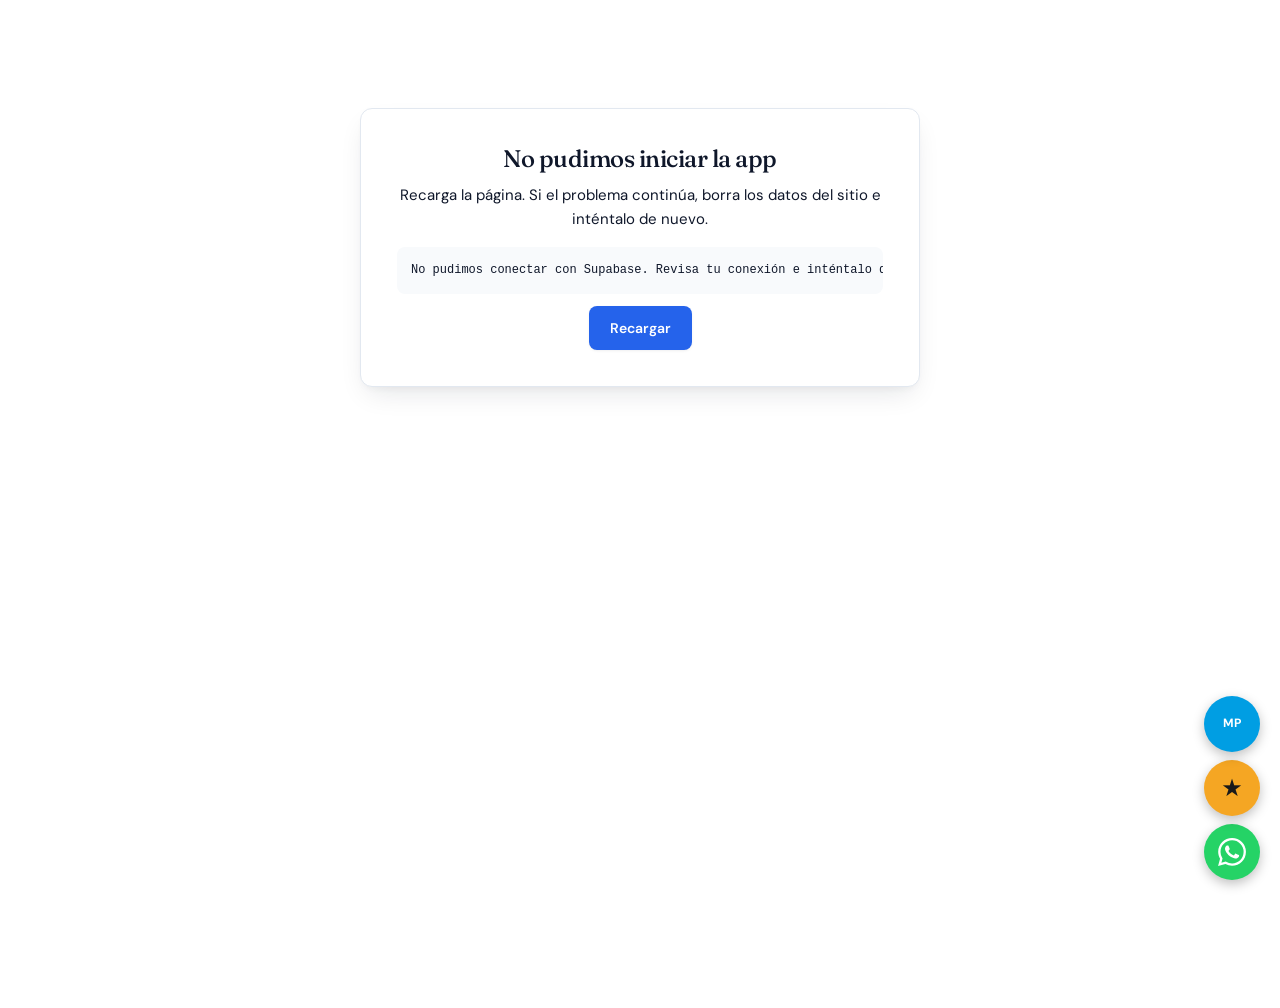
<file: index.html>
<!DOCTYPE html>
<html lang="es">
<head>
  <meta charset="UTF-8">
  <meta name="viewport" content="width=device-width, initial-scale=1.0, viewport-fit=cover">
  <title>Recovery Studio · Agenda, recuperación y performance</title>
  <meta name="description" content="Recovery Studio en Gorbea: sesiones de recuperación muscular, kinesiología, sauna y entrenamiento 1:1. Agenda online y paga fácil. Pasaje Uno, Gorbea, Región de la Araucanía.">
  <meta name="keywords" content="recovery studio gorbea, masaje deportivo gorbea, kinesiología gorbea, entrenamiento personalizado, recuperación muscular, sauna, región de la araucanía">
  <meta name="robots" content="index, follow">
  <link rel="canonical" href="https://www.recoverystudio.cl/">
  <meta property="og:type" content="website">
  <meta property="og:title" content="Recovery Studio · Agenda, recuperación y performance">
  <meta property="og:description" content="Sesiones de recuperación, kinesiología y entrenamiento personalizado en Gorbea. Agenda online en minutos.">
  <meta property="og:url" content="https://www.recoverystudio.cl/">
  <meta property="og:image" content="https://www.recoverystudio.cl/assets/og-image.png">
  <meta property="og:locale" content="es_CL">
  <meta name="twitter:card" content="summary_large_image">
  <meta name="twitter:title" content="Recovery Studio · Agenda, recuperación y performance">
  <meta name="twitter:description" content="Sesiones de recuperación y entrenamiento personalizado en Gorbea.">
  <meta name="theme-color" content="#2563EB">
  <link rel="icon" type="image/svg+xml" href="assets/icon.svg">
  <link rel="manifest" href="manifest.webmanifest">
  <link rel="preconnect" href="https://fonts.googleapis.com">
  <link rel="preconnect" href="https://fonts.gstatic.com" crossorigin>
  <link href="https://fonts.googleapis.com/css2?family=DM+Sans:wght@400;500;600;700&family=DM+Mono:wght@400;500&family=Fraunces:ital,opsz,wght@0,9..144,300..700;1,9..144,300..700&display=swap" rel="stylesheet">
  <link rel="stylesheet" href="assets/css/styles.css?v=10">
  <link rel="stylesheet" href="assets/css/views.css?v=14">
  <link rel="stylesheet" href="assets/css/premium.css?v=4">
</head>
<body>
  <div id="app" class="app-root">
    <div class="boot-screen">
      <div class="boot-logo">
        <svg width="64" height="64" viewBox="0 0 64 64" aria-hidden="true">
          <defs>
            <linearGradient id="bootGrad" x1="0" y1="0" x2="64" y2="64" gradientUnits="userSpaceOnUse">
              <stop stop-color="#2563EB"/><stop offset="1" stop-color="#1D4ED8"/>
            </linearGradient>
          </defs>
          <rect width="64" height="64" rx="16" fill="url(#bootGrad)"/>
          <path d="M23 48V18h11.5c6 0 10 3.6 10 9.3 0 4.4-2.3 7.6-6.3 8.9L47 48" fill="none" stroke="#FFFFFF" stroke-width="4.6" stroke-linecap="round" stroke-linejoin="round"/>
          <circle cx="47" cy="18" r="4.4" fill="#D4A017"/>
        </svg>
      </div>
      <div class="boot-spinner"></div>
      <p>Cargando tu studio…</p>
    </div>
  </div>
  <div id="modal-root"></div>
  <div id="toast-root" class="toast-root" aria-live="polite" aria-atomic="false"></div>
  <!-- WhatsApp flotante -->
  <a href="https://wa.me/56965058439?text=Hola,%20quiero%20informaci%C3%B3n%20sobre%20Recovery%20Studio" target="_blank" rel="noopener" aria-label="WhatsApp Recovery Studio"
     style="position:fixed;bottom:20px;right:20px;z-index:9999;background:#25D366;color:#fff;border-radius:50%;width:56px;height:56px;display:flex;align-items:center;justify-content:center;box-shadow:0 4px 12px rgba(0,0,0,.25);text-decoration:none;">
    <svg width="28" height="28" viewBox="0 0 24 24" fill="currentColor" aria-hidden="true"><path d="M17.472 14.382c-.297-.149-1.758-.867-2.03-.967-.273-.099-.471-.148-.67.15-.197.297-.767.966-.94 1.164-.173.199-.347.223-.644.075-.297-.15-1.255-.463-2.39-1.475-.883-.788-1.48-1.761-1.653-2.059-.173-.297-.018-.458.13-.606.134-.133.298-.347.446-.52.149-.174.198-.298.298-.497.099-.198.05-.371-.025-.52-.075-.149-.669-1.612-.916-2.207-.242-.579-.487-.5-.669-.51-.173-.008-.371-.01-.57-.01-.198 0-.52.074-.792.372-.272.297-1.04 1.016-1.04 2.479 0 1.462 1.065 2.875 1.213 3.074.149.198 2.096 3.2 5.077 4.487.709.306 1.262.489 1.694.625.712.227 1.36.195 1.871.118.571-.085 1.758-.719 2.006-1.413.248-.694.248-1.289.173-1.413-.074-.124-.272-.198-.57-.347m-5.421 7.403h-.004a9.87 9.87 0 01-5.031-1.378l-.361-.214-3.741.982.998-3.648-.235-.374a9.86 9.86 0 01-1.51-5.26c.001-5.45 4.436-9.884 9.888-9.884 2.64 0 5.122 1.03 6.988 2.898a9.825 9.825 0 012.893 6.994c-.003 5.45-4.437 9.884-9.885 9.884m8.413-18.297A11.815 11.815 0 0012.05 0C5.495 0 .16 5.335.157 11.892c0 2.096.547 4.142 1.588 5.945L.057 24l6.305-1.654a11.882 11.882 0 005.683 1.448h.005c6.554 0 11.89-5.335 11.893-11.893a11.821 11.821 0 00-3.48-8.413z"/></svg>
  </a>
  <!-- Google review flotante -->
  <a href="https://g.page/r/CZxVsgDhqJElEBM/review" target="_blank" rel="noopener" aria-label="Dejar reseña en Google"
     style="position:fixed;bottom:84px;right:20px;z-index:9999;background:#f5a623;color:#1a1a1a;border-radius:50%;width:56px;height:56px;display:flex;align-items:center;justify-content:center;box-shadow:0 4px 12px rgba(0,0,0,.25);text-decoration:none;font-size:24px;">★</a>
  <!-- MercadoPago flotante -->
  <a href="https://link.mercadopago.cl/recoverystudiogorbea" target="_blank" rel="noopener" aria-label="Pagar con MercadoPago"
     style="position:fixed;bottom:148px;right:20px;z-index:9999;background:#009EE3;color:#fff;border-radius:50%;width:56px;height:56px;display:flex;align-items:center;justify-content:center;box-shadow:0 4px 12px rgba(0,0,0,.25);text-decoration:none;font-weight:700;font-size:12px;">MP</a>
  <script type="application/ld+json">
  {
    "@context": "https://schema.org",
    "@type": "LocalBusiness",
    "name": "Recovery Studio",
    "description": "Sesiones de recuperación muscular, entrenamiento personalizado y evaluación funcional en Gorbea, Región de la Araucanía.",
    "url": "https://www.recoverystudio.cl/",
    "telephone": "+56965058439",
    "email": "recoverystudio7@gmail.com",
    "address": {
      "@type": "PostalAddress",
      "streetAddress": "Pasaje Uno, Gorbea",
      "addressLocality": "Gorbea",
      "addressRegion": "Región de la Araucanía",
      "addressCountry": "CL"
    },
    "openingHours": "Mo-Sa 08:00-20:00",
    "priceRange": "$$",
    "sameAs": ["https://www.instagram.com/recoverystudio7"]
  }
  </script>

  <script src="assets/js/data.js?v=7"></script>
  <script src="assets/js/ui.js?v=3"></script>
  <script src="assets/js/auth.js?v=9"></script>
  <script src="assets/js/user.js?v=10"></script>
  <script src="assets/js/booking-wizard.js?v=2"></script>
  <script src="assets/js/admin-base.js?v=5"></script>
  <script src="assets/js/admin-people.js?v=6"></script>
  <script src="assets/js/planning.js?v=2"></script>
  <script src="assets/js/admin-money.js?v=6"></script>
  <script src="assets/js/exercise-library.js?v=2"></script>
  <script src="assets/js/admin-library.js?v=2"></script>
  <script src="assets/js/admin-club.js?v=2"></script>
  <script src="assets/js/admin-alerts.js?v=2"></script>
  <script src="assets/js/admin-system.js?v=4"></script>
  <script src="assets/js/content.js?v=4"></script>
  <script src="assets/js/reviews.js?v=5"></script>
  <script src="assets/js/supabase-client.js?v=4"></script>
  <script src="assets/js/routine-sync.js?v=2"></script>
  <script src="assets/js/supabase-sync.js?v=2"></script>
  <script src="assets/js/admin-formats.js?v=3"></script>
  <script src="assets/js/app.js?v=7"></script>
  <!-- Analytics (reemplaza G-XXXXXXX y PIXEL_ID cuando los tengas) -->
  <!--
  <script async src="https://www.googletagmanager.com/gtag/js?id=G-XXXXXXX"></script>
  <script>window.dataLayer=window.dataLayer||[];function gtag(){dataLayer.push(arguments);}gtag('js',new Date());gtag('config','G-XXXXXXX');</script>
  -->
</body>
</html>
</file>
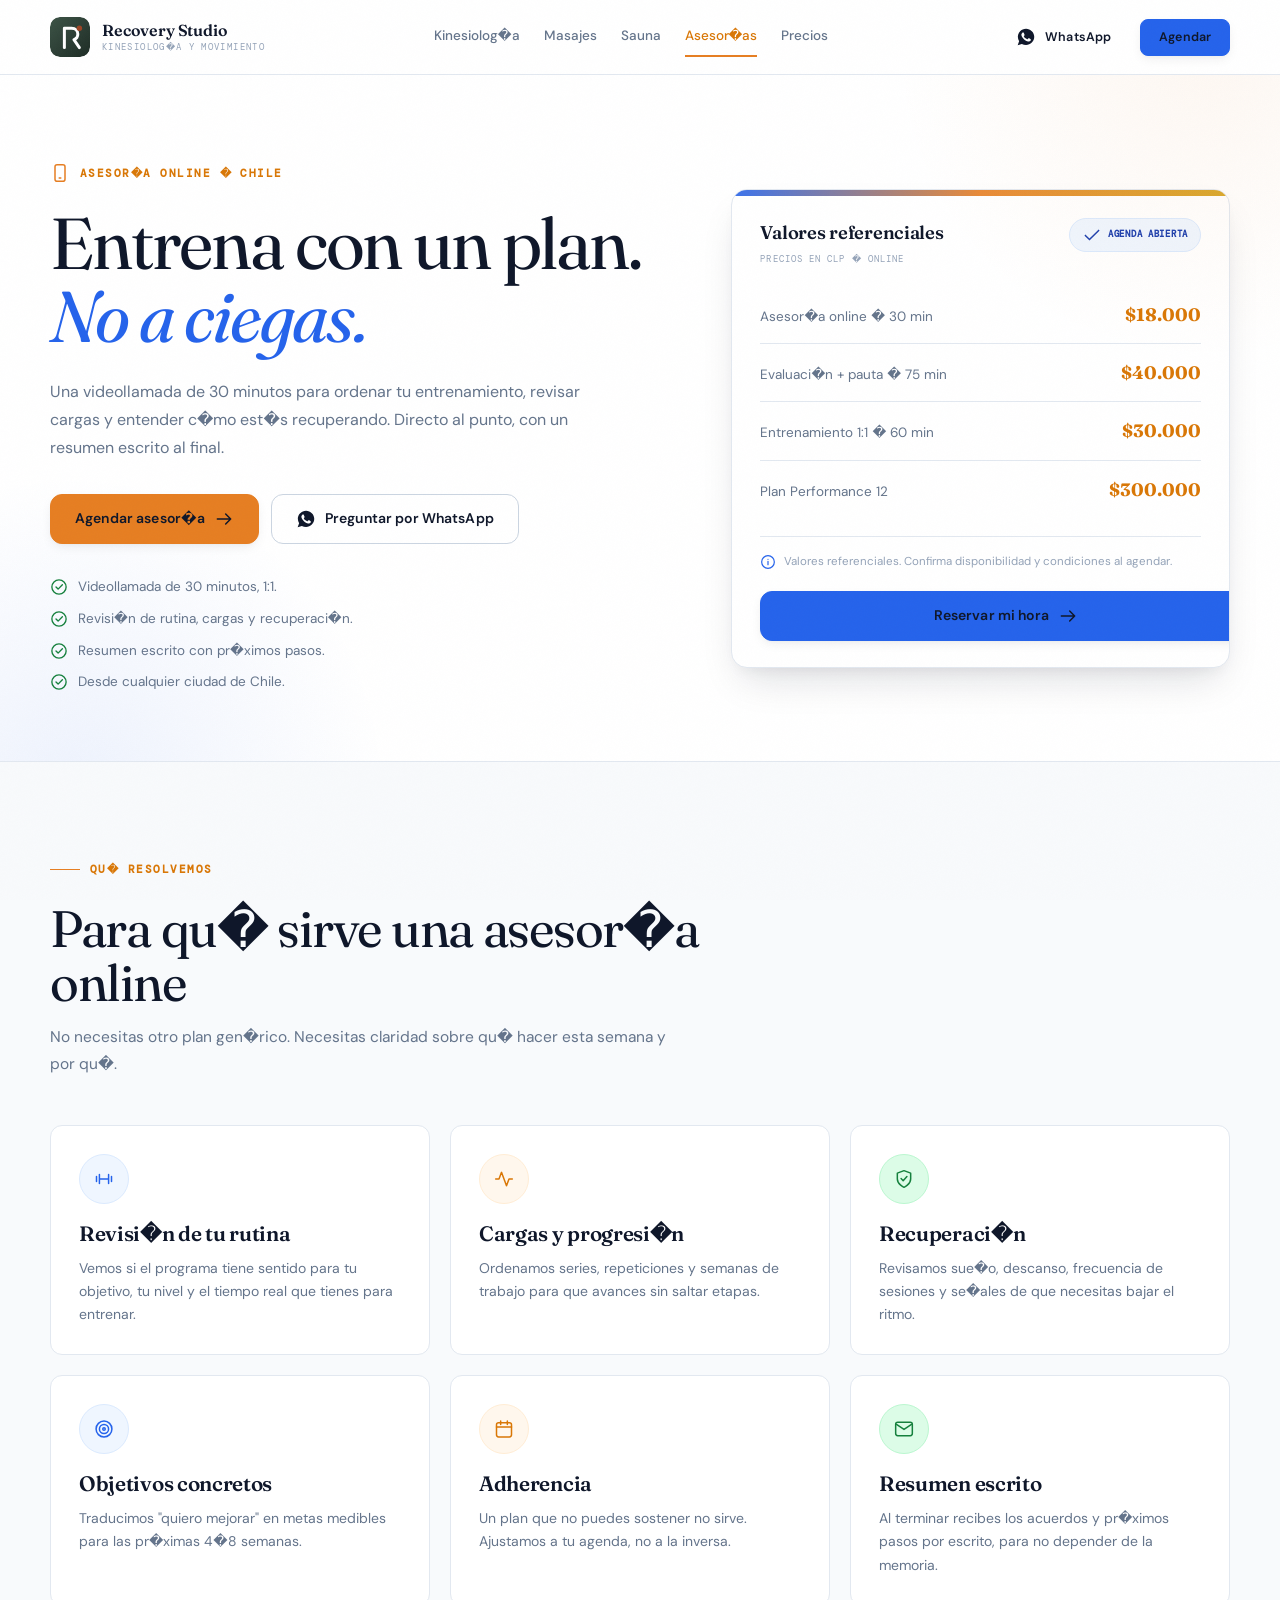
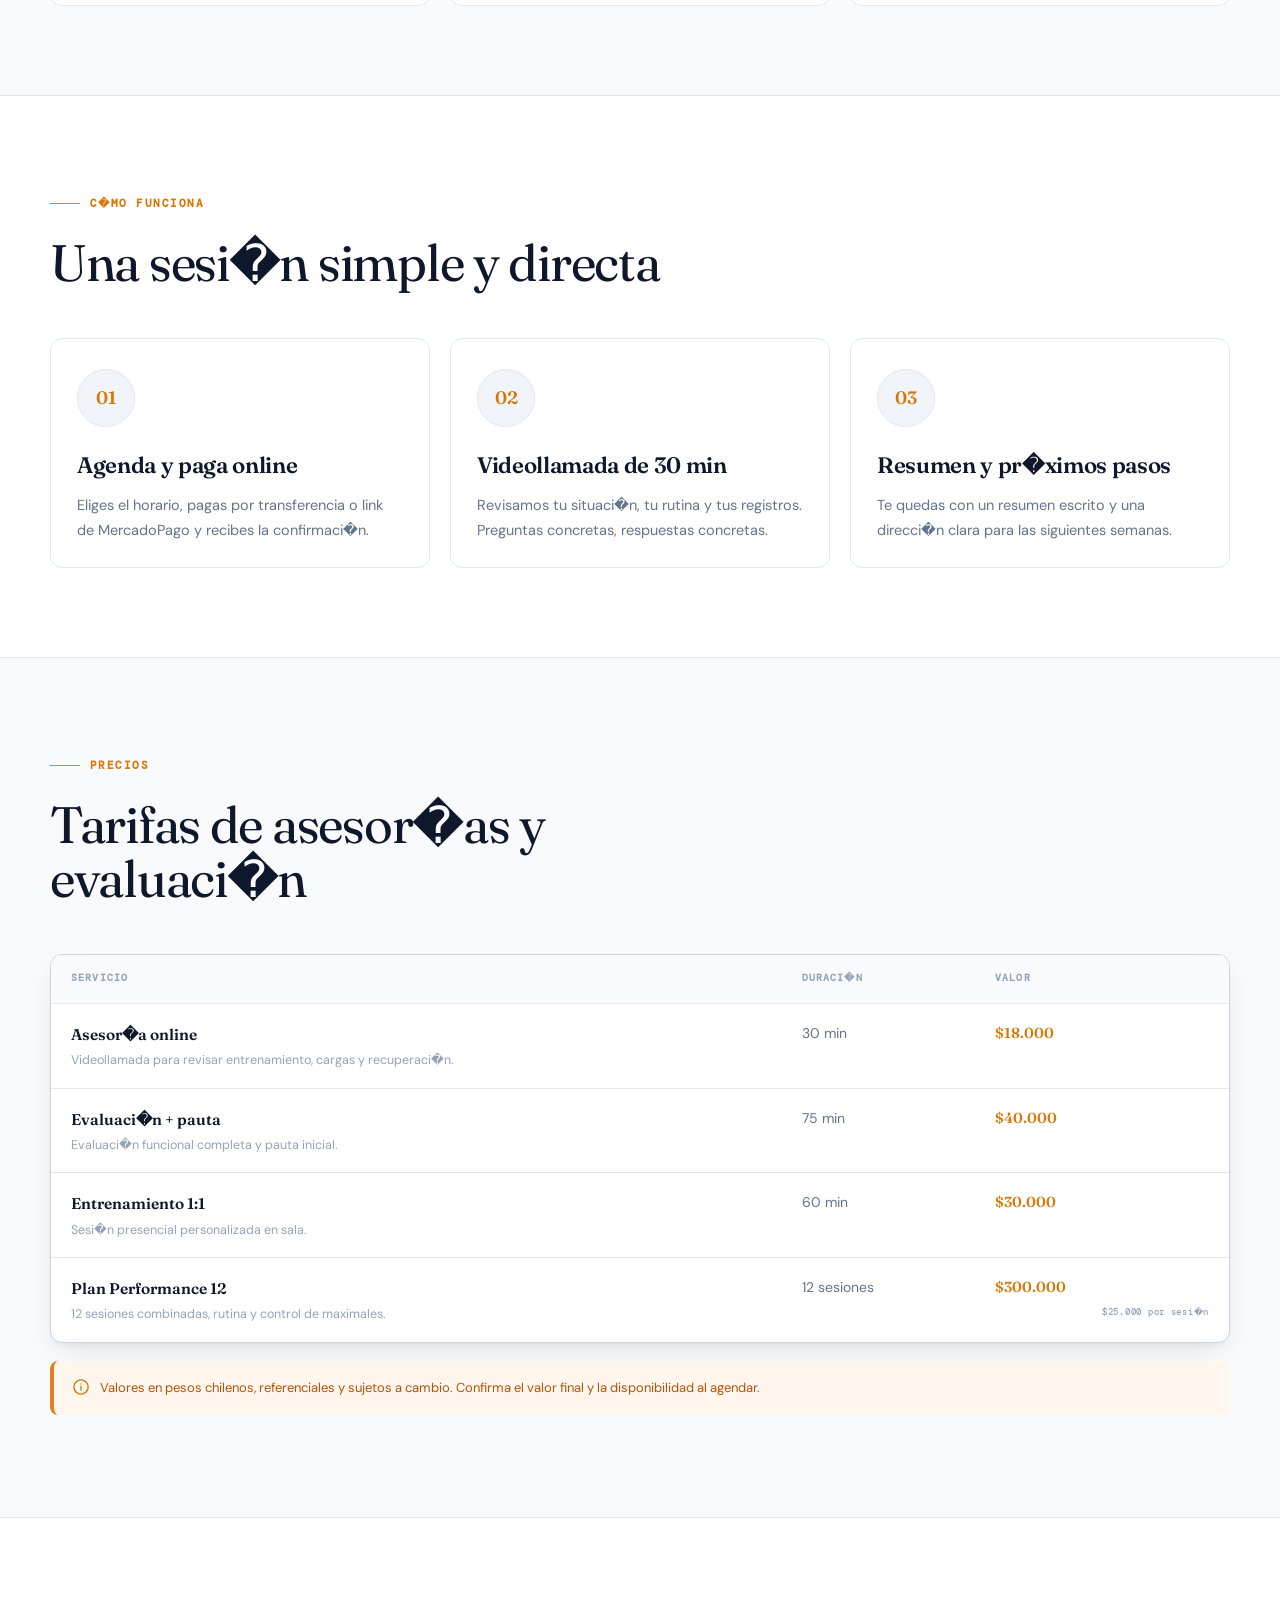
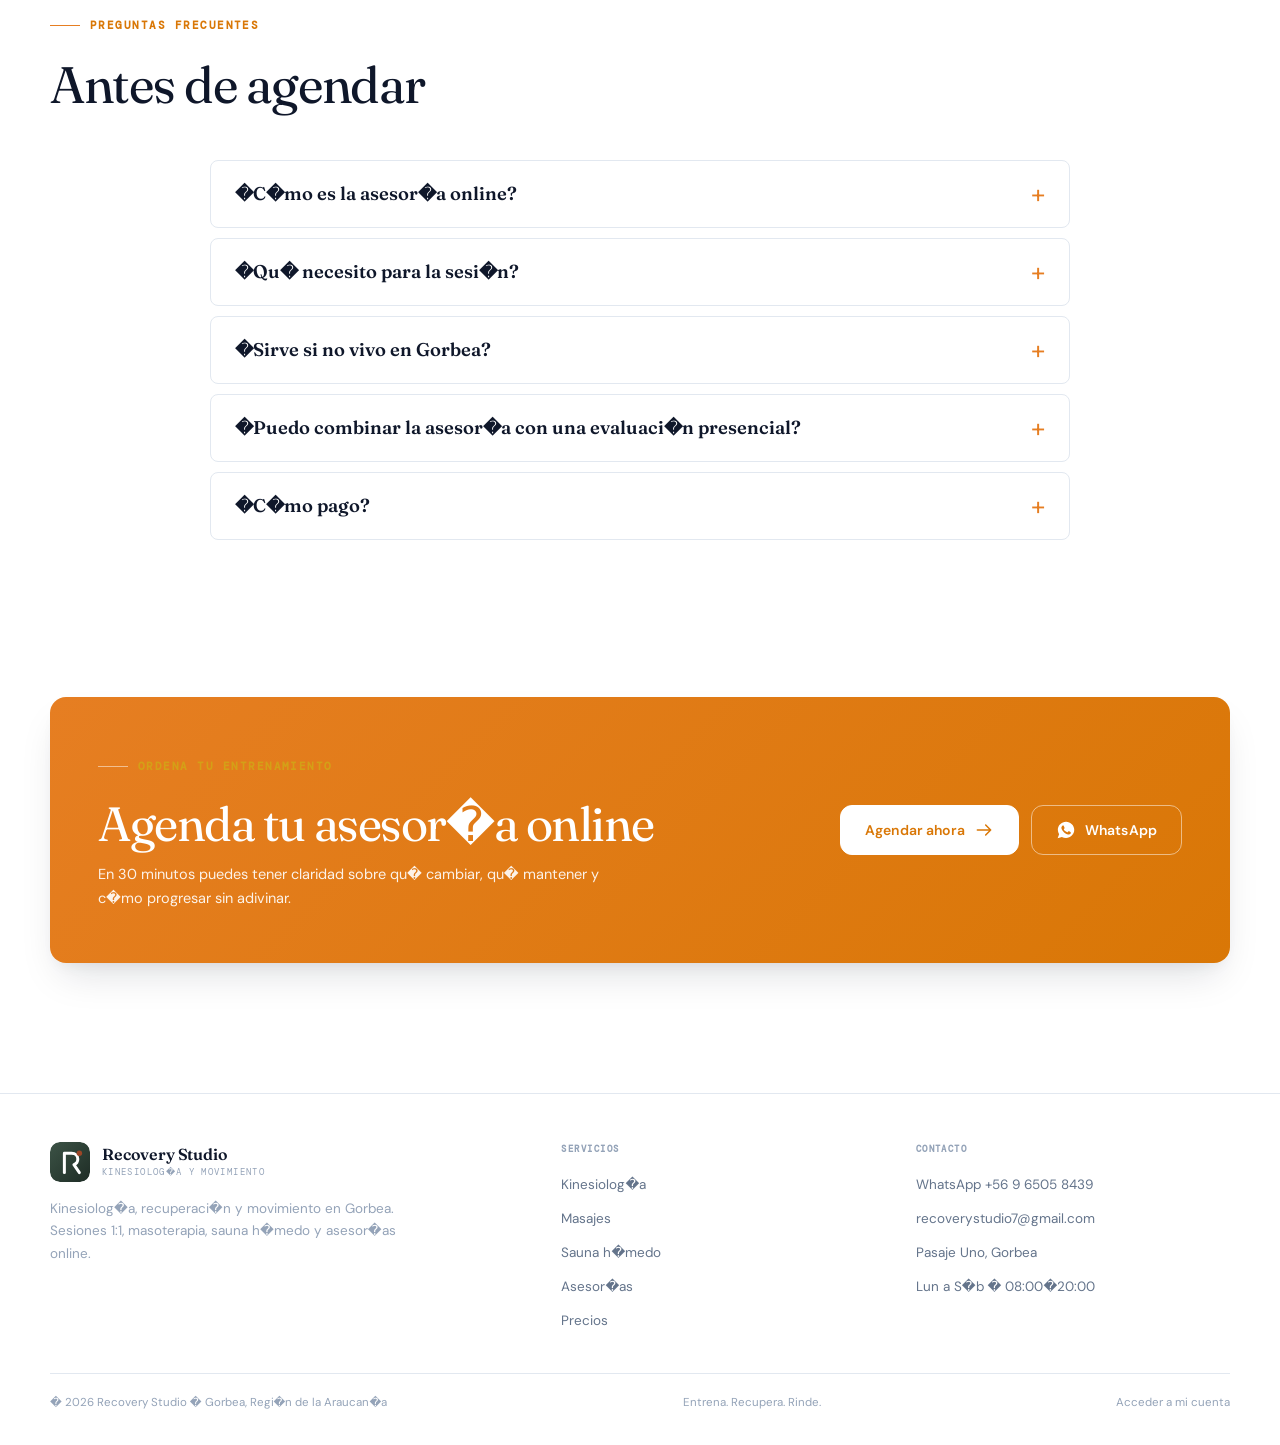
<file: asesorias.html>
<!DOCTYPE html>
<html lang="es-CL">
<head>
  <meta charset="UTF-8">
  <meta name="viewport" content="width=device-width, initial-scale=1.0">
  <title>Asesor�as online de entrenamiento y recuperaci�n | Recovery Studio</title>
  <meta name="description" content="Asesor�a online de 30 minutos para revisar tu entrenamiento, cargas y recuperaci�n. Evaluaci�n funcional y plan personalizado con Recovery Studio.">
  <link rel="canonical" href="https://www.recoverystudio.cl/asesorias.html">
  <meta name="theme-color" content="#2563EB">
  <meta property="og:type" content="website">
  <meta property="og:locale" content="es_CL">
  <meta property="og:site_name" content="Recovery Studio">
  <meta property="og:title" content="Asesor�as online de entrenamiento y recuperaci�n | Recovery Studio">
  <meta property="og:description" content="Asesor�a online de 30 minutos para revisar tu entrenamiento, cargas y recuperaci�n.">
  <meta property="og:url" content="https://www.recoverystudio.cl/asesorias.html">
  <meta property="og:image" content="https://www.recoverystudio.cl/assets/og-image.png">
  <meta name="twitter:card" content="summary_large_image">
  <meta name="twitter:title" content="Asesor�as online de entrenamiento y recuperaci�n | Recovery Studio">
  <meta name="twitter:description" content="Asesor�a online de 30 minutos para revisar tu entrenamiento, cargas y recuperaci�n.">
  <link rel="icon" type="image/svg+xml" href="assets/icon.svg">
  <link rel="preconnect" href="https://fonts.googleapis.com">
  <link rel="preconnect" href="https://fonts.gstatic.com" crossorigin>
  <link href="https://fonts.googleapis.com/css2?family=DM+Sans:wght@400;500;600;700&family=DM+Mono:wght@400;500&family=Fraunces:ital,opsz,wght@0,9..144,300..700;1,9..144,300..700&display=swap" rel="stylesheet">
  <link rel="stylesheet" href="assets/css/landing.css?v=4">
  <script type="application/ld+json">
  {
    "@context": "https://schema.org",
    "@type": "LocalBusiness",
    "name": "Recovery Studio",
    "url": "https://www.recoverystudio.cl/",
    "image": "https://www.recoverystudio.cl/assets/icon.svg",
    "telephone": "+56965058439",
    "email": "recoverystudio7@gmail.com",
    "address": {
      "@type": "PostalAddress",
      "streetAddress": "Pasaje Uno",
      "addressLocality": "Gorbea",
      "addressRegion": "Regi�n de la Araucan�a",
      "addressCountry": "CL"
    },
    "areaServed": "Gorbea, Regi�n de la Araucan�a",
    "priceRange": "$$",
    "openingHours": "Mo-Sa 08:00-20:00"
  }
  </script>
  <script type="application/ld+json">
  {
    "@context": "https://schema.org",
    "@type": "Service",
    "name": "Asesor�a online de entrenamiento y recuperaci�n",
    "serviceType": "Asesor�a online",
    "provider": {
      "@type": "LocalBusiness",
      "name": "Recovery Studio",
      "url": "https://www.recoverystudio.cl/"
    },
    "areaServed": "Chile",
    "description": "Videollamada de 30 minutos para revisar entrenamiento, cargas, recuperaci�n y pr�ximos pasos."
  }
  </script>
  <script type="application/ld+json">
  {
    "@context": "https://schema.org",
    "@type": "FAQPage",
    "mainEntity": [
      {
        "@type": "Question",
        "name": "�C�mo es la asesor�a online?",
        "acceptedAnswer": {
          "@type": "Answer",
          "text": "Es una videollamada de 30 minutos. Revisamos tu rutina, tus cargas, c�mo est�s recuperando y definimos ajustes concretos. Al terminar recibes un resumen escrito."
        }
      },
      {
        "@type": "Question",
        "name": "�Qu� necesito para la sesi�n?",
        "acceptedAnswer": {
          "@type": "Answer",
          "text": "Un computador o celular con c�mara, conexi�n estable y, si tienes, tu rutina actual, videos de tus ejercicios o registros de carga. No necesitas equipamiento especial."
        }
      },
      {
        "@type": "Question",
        "name": "�Sirve si no vivo en Gorbea?",
        "acceptedAnswer": {
          "@type": "Answer",
          "text": "S�. La asesor�a online est� pensada para cualquier persona en Chile que quiera ordenar su entrenamiento o su recuperaci�n a distancia."
        }
      },
      {
        "@type": "Question",
        "name": "�Puedo combinar la asesor�a con una evaluaci�n presencial?",
        "acceptedAnswer": {
          "@type": "Answer",
          "text": "S�. Si necesitas una evaluaci�n funcional completa, puedes agendar la Evaluaci�n + pauta y luego continuar con seguimiento online o presencial."
        }
      }
    ]
  }
  </script>
</head>
<body class="landing-body">
  <a class="skip-link" href="#contenido">Ir al contenido</a>

  <svg width="0" height="0" style="position:absolute" aria-hidden="true">
    <symbol id="i-check" viewBox="0 0 24 24"><path d="m4 12.5 5 5L20 6.5"/></symbol>
    <symbol id="i-check-circle" viewBox="0 0 24 24"><circle cx="12" cy="12" r="9.5"/><path d="m8 12 2.8 2.8L16.5 9"/></symbol>
    <symbol id="i-arrow" viewBox="0 0 24 24"><path d="M4 12h16M14 6l6 6-6 6"/></symbol>
    <symbol id="i-whatsapp" viewBox="0 0 24 24"><path fill="currentColor" stroke="none" d="M12.04 2C6.6 2 2.2 6.4 2.2 11.84c0 1.94.56 3.74 1.54 5.28L2 22l5.02-1.72a9.8 9.8 0 0 0 5.02 1.38h.01c5.44 0 9.84-4.4 9.84-9.84C21.89 6.4 17.48 2 12.04 2Zm5.75 14.02c-.24.68-1.4 1.3-1.93 1.35-.53.05-1.02.24-3.42-.72-2.9-1.14-4.7-4.12-4.85-4.32-.14-.2-1.15-1.53-1.15-2.92 0-1.39.73-2.07 1-2.35.26-.28.57-.35.76-.35l.55.01c.18 0 .41-.07.64.49.24.58.81 1.98.88 2.12.07.14.12.31.02.5-.1.2-.15.31-.29.48l-.43.5c-.14.14-.29.29-.12.57.17.29.74 1.21 1.58 1.96 1.08.96 1.99 1.26 2.27 1.4.28.14.44.12.6-.07.17-.2.7-.81.88-1.09.18-.28.36-.23.6-.14.25.09 1.56.74 1.83.87.27.14.45.2.52.32.07.12.07.7-.17 1.38Z"/></symbol>
    <symbol id="i-calendar" viewBox="0 0 24 24"><rect x="3" y="4.5" width="18" height="17" rx="2.5"/><path d="M8 2.5v4M16 2.5v4M3 9.5h18"/></symbol>
    <symbol id="i-activity" viewBox="0 0 24 24"><path d="M22 12h-4l-3 8L9 4l-3 8H2"/></symbol>
    <symbol id="i-target" viewBox="0 0 24 24"><circle cx="12" cy="12" r="9.5"/><circle cx="12" cy="12" r="5.5"/><circle cx="12" cy="12" r="1.5"/></symbol>
    <symbol id="i-smartphone" viewBox="0 0 24 24"><rect x="6" y="2" width="12" height="20" rx="2.5"/><path d="M11 18h2"/></symbol>
    <symbol id="i-dumbbell" viewBox="0 0 24 24"><path d="M6.5 6.5v11M3 9v6M17.5 6.5v11M21 9v6M6.5 12h11"/></symbol>
    <symbol id="i-shield" viewBox="0 0 24 24"><path d="M12 22s8-3.5 8-10V5l-8-3-8 3v7c0 6.5 8 10 8 10Z"/><path d="m8.5 11.5 2.5 2.5 4.5-5"/></symbol>
    <symbol id="i-info" viewBox="0 0 24 24"><circle cx="12" cy="12" r="9.5"/><path d="M12 11v5M12 8h.01"/></symbol>
    <symbol id="i-clock" viewBox="0 0 24 24"><circle cx="12" cy="12" r="9.5"/><path d="M12 6.5V12l3.5 2"/></symbol>
    <symbol id="i-mail" viewBox="0 0 24 24"><rect x="2" y="4" width="20" height="16" rx="2.5"/><path d="m3 6.5 9 6 9-6"/></symbol>
  </svg>

  <header class="site-header">
    <div class="wrap header-inner">
      <a class="brand" href="./index.html" aria-label="Recovery Studio � inicio">
        <img src="assets/icon.svg" alt="" width="42" height="42">
        <span><strong>Recovery Studio</strong><small>Kinesiolog�a y movimiento</small></span>
      </a>
      <nav class="nav-links" aria-label="Servicios">
        <a href="kinesiologia.html">Kinesiolog�a</a>
        <a href="masajes.html">Masajes</a>
        <a href="sauna.html">Sauna</a>
        <a href="asesorias.html" aria-current="page">Asesor�as</a>
        <a href="precios.html">Precios</a>
      </nav>
      <div class="header-actions">
        <a class="btn btn-ghost btn-sm" href="https://wa.me/56965058439?text=Hola%20Recovery%20Studio%2C%20quiero%20una%20asesor%C3%ADa%20online." target="_blank" rel="noopener">
          <svg class="ico ico-solid" width="16" height="16"><use href="#i-whatsapp"/></svg> WhatsApp
        </a>
        <a class="btn btn-primary btn-sm" href="./index.html#/agendar">Agendar</a>
      </div>
    </div>
  </header>

  <main id="contenido">
    <section class="hero">
      <div class="wrap hero-grid">
        <div>
          <span class="eyebrow"><svg class="ico" width="14" height="14"><use href="#i-smartphone"/></svg> Asesor�a online � Chile</span>
          <h1>Entrena con un plan.<br><em>No a ciegas.</em></h1>
          <p class="lead">Una videollamada de 30 minutos para ordenar tu entrenamiento, revisar cargas y entender c�mo est�s recuperando. Directo al punto, con un resumen escrito al final.</p>
          <div class="hero-actions">
            <a class="btn btn-accent" href="./index.html#/agendar">Agendar asesor�a <svg class="ico" width="17" height="17"><use href="#i-arrow"/></svg></a>
            <a class="btn btn-outline" href="https://wa.me/56965058439?text=Hola%20Recovery%20Studio%2C%20quiero%20una%20asesor%C3%ADa%20online." target="_blank" rel="noopener">
              <svg class="ico ico-solid" width="17" height="17"><use href="#i-whatsapp"/></svg> Preguntar por WhatsApp
            </a>
          </div>
          <ul class="hero-points">
            <li><svg class="ico"><use href="#i-check-circle"/></svg> Videollamada de 30 minutos, 1:1.</li>
            <li><svg class="ico"><use href="#i-check-circle"/></svg> Revisi�n de rutina, cargas y recuperaci�n.</li>
            <li><svg class="ico"><use href="#i-check-circle"/></svg> Resumen escrito con pr�ximos pasos.</li>
            <li><svg class="ico"><use href="#i-check-circle"/></svg> Desde cualquier ciudad de Chile.</li>
          </ul>
        </div>
        <aside class="hero-card" aria-label="Valores referenciales de asesor�as">
          <div class="hero-card-head">
            <div><h2>Valores referenciales</h2><p>Precios en CLP � online</p></div>
            <span class="hero-card-badge"><svg class="ico" width="12" height="12"><use href="#i-check"/></svg> Agenda abierta</span>
          </div>
          <div class="price-line"><span>Asesor�a online � 30 min</span><strong>$18.000</strong></div>
          <div class="price-line"><span>Evaluaci�n + pauta � 75 min</span><strong>$40.000</strong></div>
          <div class="price-line"><span>Entrenamiento 1:1 � 60 min</span><strong>$30.000</strong></div>
          <div class="price-line"><span>Plan Performance 12</span><strong>$300.000</strong></div>
          <p class="hero-card-note"><svg class="ico"><use href="#i-info"/></svg> Valores referenciales. Confirma disponibilidad y condiciones al agendar.</p>
          <a class="btn btn-primary btn-block" href="./index.html#/agendar">Reservar mi hora <svg class="ico" width="17" height="17"><use href="#i-arrow"/></svg></a>
        </aside>
      </div>
    </section>

    <section class="section section-alt">
      <div class="wrap">
        <div class="section-head">
          <span class="eyebrow">Qu� resolvemos</span>
          <h2>Para qu� sirve una asesor�a online</h2>
          <p>No necesitas otro plan gen�rico. Necesitas claridad sobre qu� hacer esta semana y por qu�.</p>
        </div>
        <div class="grid-3">
          <article class="card">
            <span class="icon-badge blue"><svg class="ico"><use href="#i-dumbbell"/></svg></span>
            <h3>Revisi�n de tu rutina</h3>
            <p>Vemos si el programa tiene sentido para tu objetivo, tu nivel y el tiempo real que tienes para entrenar.</p>
          </article>
          <article class="card">
            <span class="icon-badge orange"><svg class="ico"><use href="#i-activity"/></svg></span>
            <h3>Cargas y progresi�n</h3>
            <p>Ordenamos series, repeticiones y semanas de trabajo para que avances sin saltar etapas.</p>
          </article>
          <article class="card">
            <span class="icon-badge green"><svg class="ico"><use href="#i-shield"/></svg></span>
            <h3>Recuperaci�n</h3>
            <p>Revisamos sue�o, descanso, frecuencia de sesiones y se�ales de que necesitas bajar el ritmo.</p>
          </article>
          <article class="card">
            <span class="icon-badge blue"><svg class="ico"><use href="#i-target"/></svg></span>
            <h3>Objetivos concretos</h3>
            <p>Traducimos "quiero mejorar" en metas medibles para las pr�ximas 4�8 semanas.</p>
          </article>
          <article class="card">
            <span class="icon-badge orange"><svg class="ico"><use href="#i-calendar"/></svg></span>
            <h3>Adherencia</h3>
            <p>Un plan que no puedes sostener no sirve. Ajustamos a tu agenda, no a la inversa.</p>
          </article>
          <article class="card">
            <span class="icon-badge green"><svg class="ico"><use href="#i-mail"/></svg></span>
            <h3>Resumen escrito</h3>
            <p>Al terminar recibes los acuerdos y pr�ximos pasos por escrito, para no depender de la memoria.</p>
          </article>
        </div>
      </div>
    </section>

    <section class="section">
      <div class="wrap">
        <div class="section-head">
          <span class="eyebrow orange">C�mo funciona</span>
          <h2>Una sesi�n simple y directa</h2>
        </div>
        <div class="steps">
          <article class="step">
            <h3>Agenda y paga online</h3>
            <p>Eliges el horario, pagas por transferencia o link de MercadoPago y recibes la confirmaci�n.</p>
          </article>
          <article class="step">
            <h3>Videollamada de 30 min</h3>
            <p>Revisamos tu situaci�n, tu rutina y tus registros. Preguntas concretas, respuestas concretas.</p>
          </article>
          <article class="step">
            <h3>Resumen y pr�ximos pasos</h3>
            <p>Te quedas con un resumen escrito y una direcci�n clara para las siguientes semanas.</p>
          </article>
        </div>
      </div>
    </section>

    <section class="section section-alt">
      <div class="wrap">
        <div class="section-head">
          <span class="eyebrow">Precios</span>
          <h2>Tarifas de asesor�as y evaluaci�n</h2>
        </div>
        <div class="price-table-wrap">
          <table class="price-table">
            <thead><tr><th>Servicio</th><th>Duraci�n</th><th>Valor</th></tr></thead>
            <tbody>
              <tr><td><strong>Asesor�a online</strong><small>Videollamada para revisar entrenamiento, cargas y recuperaci�n.</small></td><td>30 min</td><td class="amount">$18.000</td></tr>
              <tr><td><strong>Evaluaci�n + pauta</strong><small>Evaluaci�n funcional completa y pauta inicial.</small></td><td>75 min</td><td class="amount">$40.000</td></tr>
              <tr><td><strong>Entrenamiento 1:1</strong><small>Sesi�n presencial personalizada en sala.</small></td><td>60 min</td><td class="amount">$30.000</td></tr>
              <tr><td><strong>Plan Performance 12</strong><small>12 sesiones combinadas, rutina y control de maximales.</small></td><td>12 sesiones</td><td class="amount">$300.000<small>$25.000 por sesi�n</small></td></tr>
            </tbody>
          </table>
        </div>
        <p class="note"><svg class="ico"><use href="#i-info"/></svg> Valores en pesos chilenos, referenciales y sujetos a cambio. Confirma el valor final y la disponibilidad al agendar.</p>
      </div>
    </section>

    <section class="section">
      <div class="wrap">
        <div class="section-head">
          <span class="eyebrow">Preguntas frecuentes</span>
          <h2>Antes de agendar</h2>
        </div>
        <div class="faq">
          <details>
            <summary>�C�mo es la asesor�a online?</summary>
            <p>Es una videollamada de 30 minutos. Revisamos tu rutina, tus cargas, c�mo est�s recuperando y definimos ajustes concretos. Al terminar recibes un resumen escrito.</p>
          </details>
          <details>
            <summary>�Qu� necesito para la sesi�n?</summary>
            <p>Un computador o celular con c�mara, conexi�n estable y, si tienes, tu rutina actual, videos de tus ejercicios o registros de carga. No necesitas equipamiento especial.</p>
          </details>
          <details>
            <summary>�Sirve si no vivo en Gorbea?</summary>
            <p>S�. La asesor�a online est� pensada para cualquier persona en Chile que quiera ordenar su entrenamiento o su recuperaci�n a distancia.</p>
          </details>
          <details>
            <summary>�Puedo combinar la asesor�a con una evaluaci�n presencial?</summary>
            <p>S�. Si necesitas una evaluaci�n funcional completa, puedes agendar la Evaluaci�n + pauta y luego continuar con seguimiento online o presencial.</p>
          </details>
          <details>
            <summary>�C�mo pago?</summary>
            <p>Puedes pagar por transferencia o con el link de MercadoPago que te compartimos al agendar. Para planes y packs tambi�n puedes pagar online antes de la primera sesi�n.</p>
          </details>
        </div>
      </div>
    </section>

    <section class="section tight">
      <div class="wrap">
        <div class="cta-band">
          <div>
            <span class="eyebrow">Ordena tu entrenamiento</span>
            <h2>Agenda tu asesor�a online</h2>
            <p>En 30 minutos puedes tener claridad sobre qu� cambiar, qu� mantener y c�mo progresar sin adivinar.</p>
          </div>
          <div class="cta-actions">
            <a class="btn btn-accent" href="./index.html#/agendar">Agendar ahora <svg class="ico" width="17" height="17"><use href="#i-arrow"/></svg></a>
            <a class="btn btn-outline" href="https://wa.me/56965058439?text=Hola%20Recovery%20Studio%2C%20quiero%20una%20asesor%C3%ADa%20online." target="_blank" rel="noopener"><svg class="ico ico-solid" width="17" height="17"><use href="#i-whatsapp"/></svg> WhatsApp</a>
          </div>
        </div>
      </div>
    </section>
  </main>

  <footer class="site-footer">
    <div class="wrap">
      <div class="footer-grid">
        <div class="footer-brand">
          <a class="brand" href="./index.html" aria-label="Recovery Studio � inicio">
            <img src="assets/icon.svg" alt="" width="42" height="42">
            <span><strong>Recovery Studio</strong><small>Kinesiolog�a y movimiento</small></span>
          </a>
          <p>Kinesiolog�a, recuperaci�n y movimiento en Gorbea. Sesiones 1:1, masoterapia, sauna h�medo y asesor�as online.</p>
        </div>
        <div class="footer-col">
          <h3>Servicios</h3>
          <a href="kinesiologia.html">Kinesiolog�a</a>
          <a href="masajes.html">Masajes</a>
          <a href="sauna.html">Sauna h�medo</a>
          <a href="asesorias.html">Asesor�as</a>
          <a href="precios.html">Precios</a>
        </div>
        <div class="footer-col">
          <h3>Contacto</h3>
          <a href="https://wa.me/56965058439" target="_blank" rel="noopener">WhatsApp +56 9 6505 8439</a>
          <a href="mailto:recoverystudio7@gmail.com">recoverystudio7@gmail.com</a>
          <span>Pasaje Uno, Gorbea</span>
          <span>Lun a S�b � 08:00�20:00</span>
        </div>
      </div>
      <div class="footer-bottom">
        <span>� 2026 Recovery Studio � Gorbea, Regi�n de la Araucan�a</span>
        <span>Entrena. Recupera. Rinde.</span>
        <a href="./index.html#/login">Acceder a mi cuenta</a>
      </div>
    </div>
  </footer>
</body>
</html>
</file>
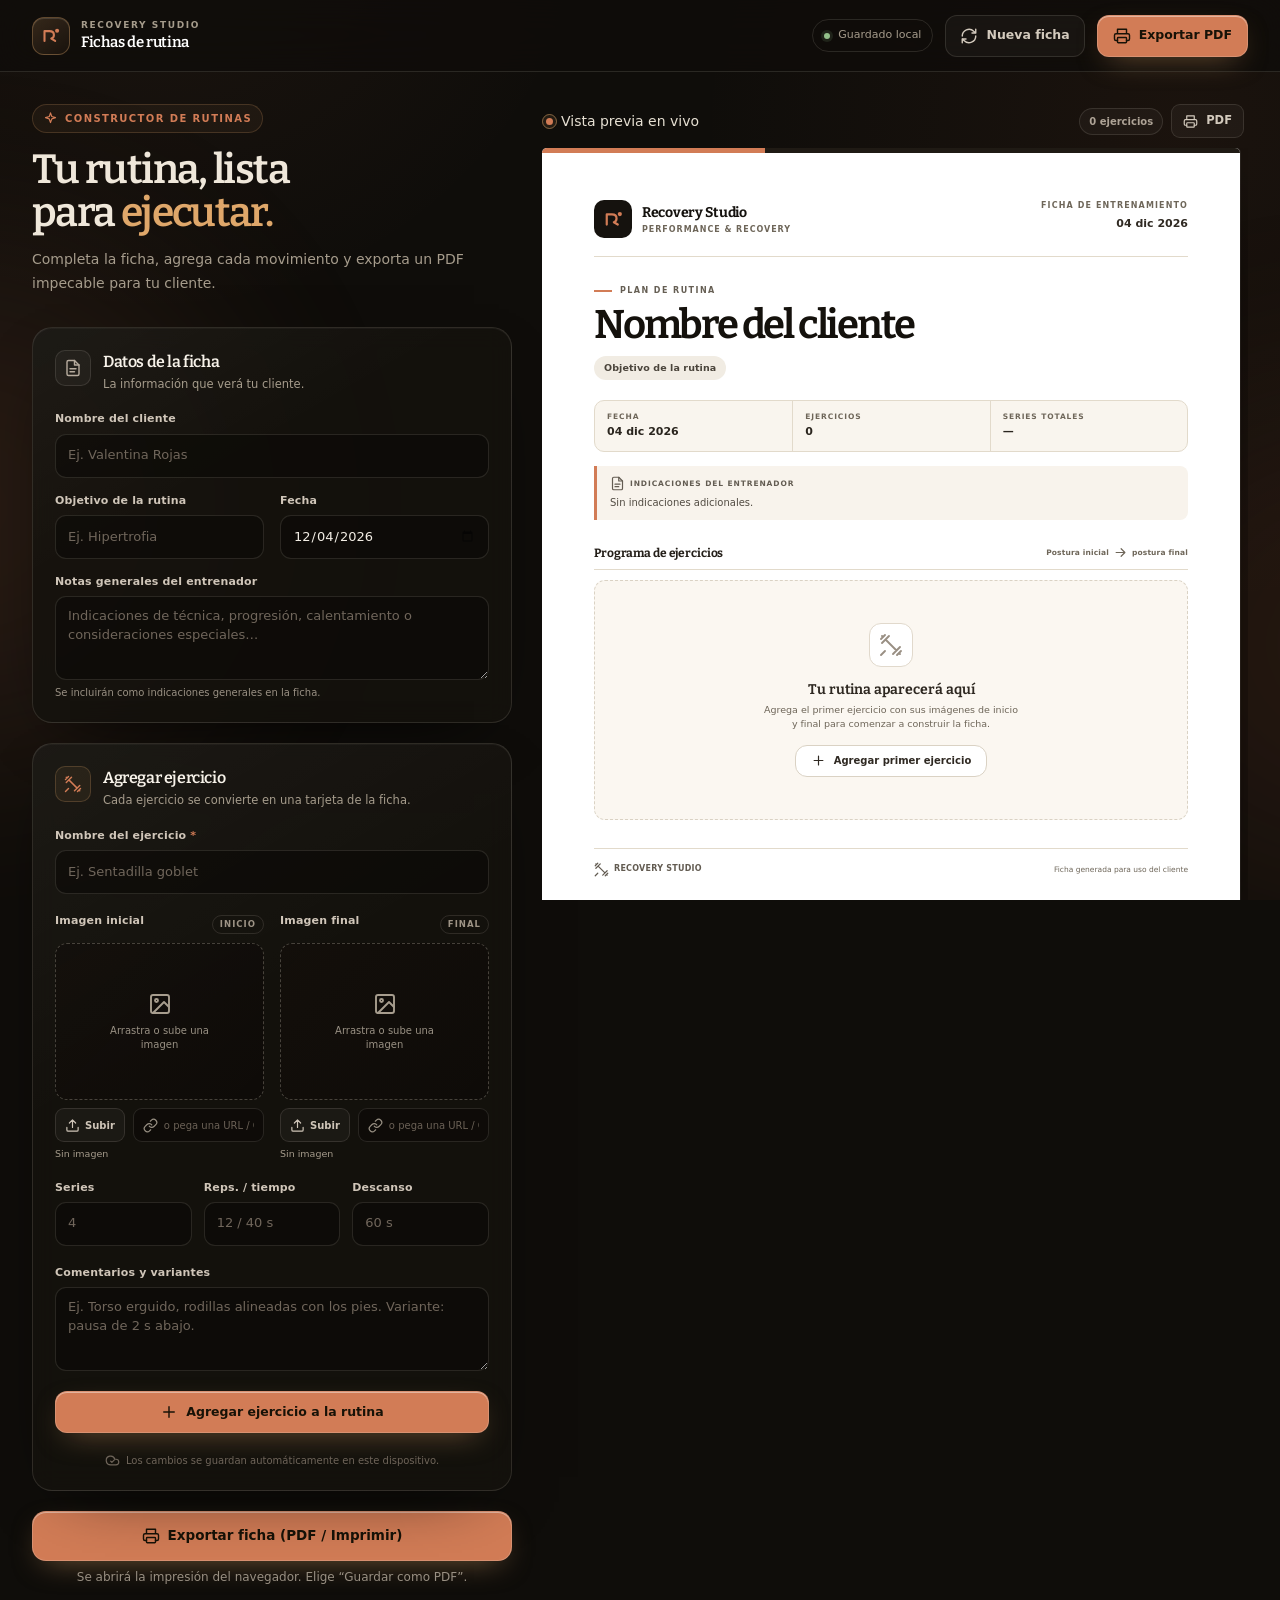
<file: fichas-rutina.html>
﻿<!DOCTYPE html>
<html lang="es" class="scroll-smooth">
<head>
  <meta charset="UTF-8">
  <meta name="viewport" content="width=device-width, initial-scale=1.0, viewport-fit=cover">
  <meta name="theme-color" content="#0F0D0A">
  <meta name="description" content="Creador profesional de fichas de rutinas de ejercicios. Diseña, guarda e imprime rutinas listas para tus clientes.">
  <title>Recovery Studio · Fichas de rutina</title>

  <link rel="icon" type="image/svg+xml" href="assets/icon.svg">
  <link rel="preconnect" href="https://fonts.googleapis.com">
  <link rel="preconnect" href="https://fonts.gstatic.com" crossorigin>
  <link href="https://fonts.googleapis.com/css2?family=Bitter:ital,wght@0,300;0,400;0,500;0,600;1,300;1,400&family=Karla:wght@300;400;500;600;700&family=DM+Mono:wght@400;500&display=swap" rel="stylesheet">

  <!-- Utilidades Tailwind compiladas para esta página + estilos propios -->
  <link rel="stylesheet" href="assets/css/tailwind-fichas.css">
  <link rel="stylesheet" href="assets/css/fichas-rutina.css">
</head>

<body>
  <!-- Sprite de iconos: se reutiliza con <use href="#icono"> -->
  <svg xmlns="http://www.w3.org/2000/svg" class="absolute h-0 w-0 overflow-hidden" aria-hidden="true">
    <symbol id="i-plus" viewBox="0 0 24 24"><path d="M12 5v14M5 12h14"/></symbol>
    <symbol id="i-printer" viewBox="0 0 24 24"><path d="M6 9V3h12v6M6 18H4a2 2 0 0 1-2-2v-5a2 2 0 0 1 2-2h16a2 2 0 0 1 2 2v5a2 2 0 0 1-2 2h-2"/><rect x="6" y="14" width="12" height="7" rx="1"/></symbol>
    <symbol id="i-upload" viewBox="0 0 24 24"><path d="M21 15v4a2 2 0 0 1-2 2H5a2 2 0 0 1-2-2v-4M17 8l-5-5-5 5M12 3v12"/></symbol>
    <symbol id="i-link" viewBox="0 0 24 24"><path d="M10 13a5 5 0 0 0 7.54.54l3-3a5 5 0 0 0-7.07-7.07l-1.72 1.71"/><path d="M14 11a5 5 0 0 0-7.54-.54l-3 3a5 5 0 0 0 7.07 7.07l1.71-1.71"/></symbol>
    <symbol id="i-image" viewBox="0 0 24 24"><rect x="3" y="3" width="18" height="18" rx="2"/><circle cx="8.5" cy="8.5" r="1.5"/><path d="m21 15-5-5L5 21"/></symbol>
    <symbol id="i-x" viewBox="0 0 24 24"><path d="M18 6 6 18M6 6l12 12"/></symbol>
    <symbol id="i-edit" viewBox="0 0 24 24"><path d="M12 20h9"/><path d="M16.5 3.5a2.12 2.12 0 0 1 3 3L7 19l-4 1 1-4Z"/></symbol>
    <symbol id="i-trash" viewBox="0 0 24 24"><path d="M3 6h18M19 6v14a2 2 0 0 1-2 2H7a2 2 0 0 1-2-2V6m3 0V4a2 2 0 0 1 2-2h4a2 2 0 0 1 2 2v2M10 11v6M14 11v6"/></symbol>
    <symbol id="i-arrow-up" viewBox="0 0 24 24"><path d="m18 15-6-6-6 6"/></symbol>
    <symbol id="i-arrow-down" viewBox="0 0 24 24"><path d="m6 9 6 6 6-6"/></symbol>
    <symbol id="i-arrow-right" viewBox="0 0 24 24"><path d="M5 12h14M13 6l6 6-6 6"/></symbol>
    <symbol id="i-calendar" viewBox="0 0 24 24"><rect x="3" y="4" width="18" height="18" rx="2"/><path d="M16 2v4M8 2v4M3 10h18"/></symbol>
    <symbol id="i-target" viewBox="0 0 24 24"><circle cx="12" cy="12" r="10"/><circle cx="12" cy="12" r="6"/><circle cx="12" cy="12" r="2"/></symbol>
    <symbol id="i-notes" viewBox="0 0 24 24"><path d="M14 2H6a2 2 0 0 0-2 2v16a2 2 0 0 0 2 2h12a2 2 0 0 0 2-2V8Z"/><path d="M14 2v6h6M8 13h8M8 17h6"/></symbol>
    <symbol id="i-dumbbell" viewBox="0 0 24 24"><path d="m6.5 6.5 11 11M21 21l-1-1M3 3l1 1M18 22l4-4M2 6l4-4M3 10l7-7M14 21l7-7M6 18l-4 4"/></symbol>
    <symbol id="i-check" viewBox="0 0 24 24"><path d="m20 6-11 11-5-5"/></symbol>
    <symbol id="i-cloud" viewBox="0 0 24 24"><path d="M17.5 19H9a7 7 0 1 1 6.71-9h1.79a4.5 4.5 0 1 1 0 9Z"/><path d="m9 13 2 2 4-4"/></symbol>
    <symbol id="i-refresh" viewBox="0 0 24 24"><path d="M3 12a9 9 0 0 1 15.3-6.4L21 8M21 3v5h-5M21 12a9 9 0 0 1-15.3 6.4L3 16M3 21v-5h5"/></symbol>
    <symbol id="i-chevron-left" viewBox="0 0 24 24"><path d="m15 18-6-6 6-6"/></symbol>
    <symbol id="i-spark" viewBox="0 0 24 24"><path d="m12 3-1.9 5.8L4 10.7l5.9 1.9L12 18.5l2.1-5.9 5.9-1.9-5.9-1.9L12 3Z"/></symbol>
  </svg>

  <div class="ambient-bg" aria-hidden="true"></div>

  <!-- BARRA SUPERIOR -->
  <header class="app-header screen-only">
    <div class="mx-auto flex h-full max-w-[1480px] items-center justify-between gap-4 px-4 sm:px-6 lg:px-8">
      <a href="fichas-rutina.html" class="brand group" aria-label="Recovery Studio, fichas de rutina">
        <span class="brand-mark">
          <svg viewBox="0 0 32 32" aria-hidden="true">
            <path d="M8 22V10h6.2c3.3 0 5.4 1.8 5.4 4.7 0 2.2-1.2 3.8-3.2 4.5l4.7 2.8" fill="none" stroke="currentColor" stroke-width="2.6" stroke-linecap="round" stroke-linejoin="round"/>
            <circle cx="23.5" cy="9.5" r="2.5" fill="currentColor"/>
          </svg>
        </span>
        <span class="min-w-0">
          <span class="brand-eyebrow">Recovery Studio</span>
          <span class="brand-title">Fichas de rutina</span>
        </span>
      </a>

      <div class="flex items-center gap-2 sm:gap-3">
        <span id="saveStatus" class="save-status" role="status" aria-live="polite">
          <span class="save-dot"></span>
          <span class="save-label">Guardado local</span>
        </span>
        <button type="button" id="resetBtn" class="btn btn-ghost btn-icon-mobile" title="Crear una ficha nueva" aria-label="Crear una ficha nueva">
          <svg class="icon"><use href="#i-refresh"/></svg>
          <span class="desktop-only-label">Nueva ficha</span>
        </button>
        <button type="button" id="exportBtn" class="btn btn-primary" aria-label="Exportar ficha en PDF">
          <svg class="icon"><use href="#i-printer"/></svg>
          <span class="export-label-full">Exportar PDF</span>
          <span class="export-label-short">PDF</span>
        </button>
      </div>
    </div>
  </header>

  <main class="relative z-10 mx-auto max-w-[1480px] px-4 pb-10 pt-6 sm:px-6 lg:px-8 lg:pb-16 lg:pt-8">
    <div class="workspace">

      <!-- ============================================================
           COLUMNA EDITOR
      ============================================================= -->
      <section class="editor-column screen-only" aria-label="Editor de la ficha">
        <div class="mb-6 lg:mb-8">
          <div class="eyebrow-badge">
            <svg class="icon icon-sm"><use href="#i-spark"/></svg>
            Constructor de rutinas
          </div>
          <h1 class="mt-4 font-display text-[2rem] font-semibold leading-[1.05] tracking-[-0.04em] text-white sm:text-[2.55rem]">
            Tu rutina, lista<br class="hero-break">
            para <span class="text-volt">ejecutar.</span>
          </h1>
          <p class="mt-3 max-w-md text-sm leading-6 text-slate-400">
            Completa la ficha, agrega cada movimiento y exporta un PDF impecable para tu cliente.
          </p>
        </div>

        <!-- Datos generales -->
        <div class="panel mb-5">
          <div class="panel-heading">
            <div class="panel-icon">
              <svg class="icon"><use href="#i-notes"/></svg>
            </div>
            <div>
              <h2 class="panel-title">Datos de la ficha</h2>
              <p class="panel-subtitle">La información que verá tu cliente.</p>
            </div>
          </div>

          <div class="mt-5 grid gap-4 sm:grid-cols-2">
            <label class="field sm:col-span-2">
              <span class="field-label">Nombre del cliente</span>
              <input id="clientName" class="input" type="text" autocomplete="off" placeholder="Ej. Valentina Rojas" aria-label="Nombre del cliente">
            </label>

            <label class="field">
              <span class="field-label">Objetivo de la rutina</span>
              <input id="goal" class="input" type="text" list="goalSuggestions" autocomplete="off" placeholder="Ej. Hipertrofia" aria-label="Objetivo de la rutina">
              <datalist id="goalSuggestions">
                <option value="Fuerza"></option>
                <option value="Hipertrofia"></option>
                <option value="Pérdida de grasa"></option>
                <option value="Rendimiento deportivo"></option>
                <option value="Movilidad y control"></option>
                <option value="Rehabilitación"></option>
              </datalist>
            </label>

            <label class="field">
              <span class="field-label">Fecha</span>
              <input id="routineDate" class="input input-date" type="date" aria-label="Fecha de la rutina">
            </label>

            <label class="field sm:col-span-2">
              <span class="field-label">Notas generales del entrenador</span>
              <textarea id="coachNotes" class="input textarea" rows="3" placeholder="Indicaciones de técnica, progresión, calentamiento o consideraciones especiales…" aria-label="Notas generales del entrenador"></textarea>
              <span class="field-hint">Se incluirán como indicaciones generales en la ficha.</span>
            </label>
          </div>
        </div>

        <!-- Creador de ejercicios -->
        <div class="panel" id="exerciseFormCard">
          <div class="panel-heading">
            <div class="panel-icon panel-icon-volt">
              <svg class="icon"><use href="#i-dumbbell"/></svg>
            </div>
            <div class="min-w-0">
              <div class="flex flex-wrap items-center gap-2">
                <h2 class="panel-title" id="exerciseFormTitle">Agregar ejercicio</h2>
                <span id="formModeBadge" class="mode-badge hidden">Editando</span>
              </div>
              <p class="panel-subtitle">Cada ejercicio se convierte en una tarjeta de la ficha.</p>
            </div>
          </div>

          <form id="exerciseForm" class="mt-5 space-y-5" novalidate>
            <label class="field">
              <span class="field-label">Nombre del ejercicio <span class="required">*</span></span>
              <input id="exerciseName" class="input" type="text" autocomplete="off" placeholder="Ej. Sentadilla goblet" required aria-label="Nombre del ejercicio">
              <span class="field-error hidden" id="exerciseNameError">Escribe un nombre para el ejercicio.</span>
            </label>

            <!-- Imágenes: archivo local o URL -->
            <div class="grid gap-4 sm:grid-cols-2">
              <div class="media-control" data-media="start">
                <div class="mb-2 flex items-center justify-between gap-3">
                  <span class="field-label mb-0">Imagen inicial</span>
                  <span class="media-tag">Inicio</span>
                </div>

                <div class="media-dropzone" data-dropzone tabindex="0" role="button" aria-label="Subir imagen inicial">
                  <img data-preview alt="Vista previa de la postura inicial" class="hidden">
                  <div data-placeholder class="media-placeholder">
                    <svg class="icon icon-lg"><use href="#i-image"/></svg>
                    <span>Arrastra o sube una imagen</span>
                  </div>
                  <button type="button" class="media-clear hidden" data-clear aria-label="Quitar imagen inicial">
                    <svg class="icon icon-sm"><use href="#i-x"/></svg>
                  </button>
                </div>

                <div class="mt-2 flex items-center gap-2">
                  <label class="upload-btn">
                    <svg class="icon icon-sm"><use href="#i-upload"/></svg>
                    <span>Subir</span>
                    <input type="file" accept="image/*" data-file aria-label="Subir imagen inicial" hidden>
                  </label>
                  <div class="url-input-wrap">
                    <svg class="icon icon-sm"><use href="#i-link"/></svg>
                    <input type="url" data-url class="url-input" placeholder="o pega una URL / GIF" inputmode="url" aria-label="URL de la imagen inicial">
                  </div>
                </div>
                <p class="media-status" data-status>Sin imagen</p>
              </div>

              <div class="media-control" data-media="end">
                <div class="mb-2 flex items-center justify-between gap-3">
                  <span class="field-label mb-0">Imagen final</span>
                  <span class="media-tag">Final</span>
                </div>

                <div class="media-dropzone" data-dropzone tabindex="0" role="button" aria-label="Subir imagen final">
                  <img data-preview alt="Vista previa de la postura final" class="hidden">
                  <div data-placeholder class="media-placeholder">
                    <svg class="icon icon-lg"><use href="#i-image"/></svg>
                    <span>Arrastra o sube una imagen</span>
                  </div>
                  <button type="button" class="media-clear hidden" data-clear aria-label="Quitar imagen final">
                    <svg class="icon icon-sm"><use href="#i-x"/></svg>
                  </button>
                </div>

                <div class="mt-2 flex items-center gap-2">
                  <label class="upload-btn">
                    <svg class="icon icon-sm"><use href="#i-upload"/></svg>
                    <span>Subir</span>
                    <input type="file" accept="image/*" data-file aria-label="Subir imagen final" hidden>
                  </label>
                  <div class="url-input-wrap">
                    <svg class="icon icon-sm"><use href="#i-link"/></svg>
                    <input type="url" data-url class="url-input" placeholder="o pega una URL / GIF" inputmode="url" aria-label="URL de la imagen final">
                  </div>
                </div>
                <p class="media-status" data-status>Sin imagen</p>
              </div>
            </div>

            <div class="grid grid-cols-3 gap-3">
              <label class="field">
                <span class="field-label">Series</span>
                <input id="series" class="input" type="text" inputmode="numeric" placeholder="4" aria-label="Series">
              </label>
              <label class="field">
                <span class="field-label">Reps. / tiempo</span>
                <input id="reps" class="input" type="text" placeholder="12 / 40 s" aria-label="Repeticiones o tiempo">
              </label>
              <label class="field">
                <span class="field-label">Descanso</span>
                <input id="rest" class="input" type="text" placeholder="60 s" aria-label="Tiempo de descanso">
              </label>
            </div>

            <label class="field">
              <span class="field-label">Comentarios y variantes</span>
              <textarea id="exerciseComments" class="input textarea" rows="3" placeholder="Ej. Torso erguido, rodillas alineadas con los pies. Variante: pausa de 2 s abajo." aria-label="Comentarios y variantes del ejercicio"></textarea>
            </label>

            <div class="flex flex-col gap-2 sm:flex-row">
              <button type="submit" class="btn btn-primary flex-1" id="submitExerciseBtn">
                <svg class="icon"><use href="#i-plus"/></svg>
                <span id="submitExerciseLabel">Agregar ejercicio a la rutina</span>
              </button>
              <button type="button" class="btn btn-ghost hidden" id="cancelEditBtn">Cancelar</button>
            </div>
            <p class="form-footnote">
              <svg class="icon icon-sm"><use href="#i-cloud"/></svg>
              Los cambios se guardan automáticamente en este dispositivo.
            </p>
          </form>
        </div>

        <div class="mt-5">
          <button type="button" class="btn btn-primary btn-export-wide" data-export aria-label="Exportar ficha en PDF o imprimir">
            <svg class="icon"><use href="#i-printer"/></svg>
            Exportar ficha (PDF / Imprimir)
          </button>
          <p class="mt-2 text-center text-xs text-slate-500">Se abrirá la impresión del navegador. Elige “Guardar como PDF”.</p>
        </div>
      </section>

      <!-- ============================================================
           COLUMNA VISTA PREVIA
      ============================================================= -->
      <section class="preview-column" aria-label="Vista previa de la ficha">
        <div class="preview-toolbar screen-only">
          <div class="flex items-center gap-2">
            <span class="live-dot"></span>
            <span class="text-sm font-medium text-slate-200">Vista previa en vivo</span>
          </div>
          <div class="flex items-center gap-2">
            <span id="toolbarCount" class="count-badge">0 ejercicios</span>
            <button type="button" class="btn btn-ghost btn-small" data-export aria-label="Exportar ficha en PDF">
              <svg class="icon icon-sm"><use href="#i-printer"/></svg>
              PDF
            </button>
          </div>
        </div>

        <div class="sheet-scroll" id="sheetScroll">
          <!-- Documento imprimible -->
          <article class="routine-sheet" id="routineSheet">
            <div class="sheet-accent" aria-hidden="true"></div>

            <header class="sheet-header">
              <div class="sheet-brand">
                <span class="sheet-logo">
                  <svg viewBox="0 0 32 32" aria-hidden="true">
                    <path d="M8 22V10h6.2c3.3 0 5.4 1.8 5.4 4.7 0 2.2-1.2 3.8-3.2 4.5l4.7 2.8" fill="none" stroke="currentColor" stroke-width="2.6" stroke-linecap="round" stroke-linejoin="round"/>
                    <circle cx="23.5" cy="9.5" r="2.5" fill="currentColor"/>
                  </svg>
                </span>
                <div>
                  <p class="sheet-brand-name">Recovery Studio</p>
                  <p class="sheet-brand-sub">Performance &amp; Recovery</p>
                </div>
              </div>
              <div class="sheet-doc-type">
                <span>Ficha de entrenamiento</span>
                <strong id="sheetDateTop">—</strong>
              </div>
            </header>

            <section class="sheet-hero">
              <p class="sheet-kicker">Plan de rutina</p>
              <h2 class="sheet-client" id="previewClient">Nombre del cliente</h2>
              <p class="sheet-goal" id="previewGoal">Objetivo de la rutina</p>
            </section>

            <div class="sheet-meta">
              <div class="sheet-meta-item">
                <span>Fecha</span>
                <strong id="previewDate">—</strong>
              </div>
              <div class="sheet-meta-item">
                <span>Ejercicios</span>
                <strong id="previewCount">0</strong>
              </div>
              <div class="sheet-meta-item">
                <span>Series totales</span>
                <strong id="previewSets">—</strong>
              </div>
            </div>

            <section class="sheet-note" id="previewNotesWrap">
              <div class="sheet-note-label">
                <svg class="icon icon-sm"><use href="#i-notes"/></svg>
                Indicaciones del entrenador
              </div>
              <p id="previewNotes">Sin indicaciones adicionales.</p>
            </section>

            <section class="sheet-routine" aria-labelledby="routineHeading">
              <div class="sheet-section-heading">
                <h3 id="routineHeading">Programa de ejercicios</h3>
                <span>Postura inicial <svg class="icon icon-sm"><use href="#i-arrow-right"/></svg> postura final</span>
              </div>
              <div id="previewExercises" class="preview-exercises"></div>
            </section>

            <footer class="sheet-footer">
              <div class="sheet-footer-brand">
                <svg class="icon icon-sm"><use href="#i-dumbbell"/></svg>
                <span>Recovery Studio</span>
              </div>
              <span class="sheet-footer-copy">Ficha generada para uso del cliente</span>
            </footer>
          </article>
        </div>
      </section>
    </div>
  </main>

  <div id="toastRoot" class="toast-root screen-only" aria-live="polite" aria-atomic="false"></div>

  <script src="assets/js/fichas-rutina.js"></script>
</body>
</html>
</file>
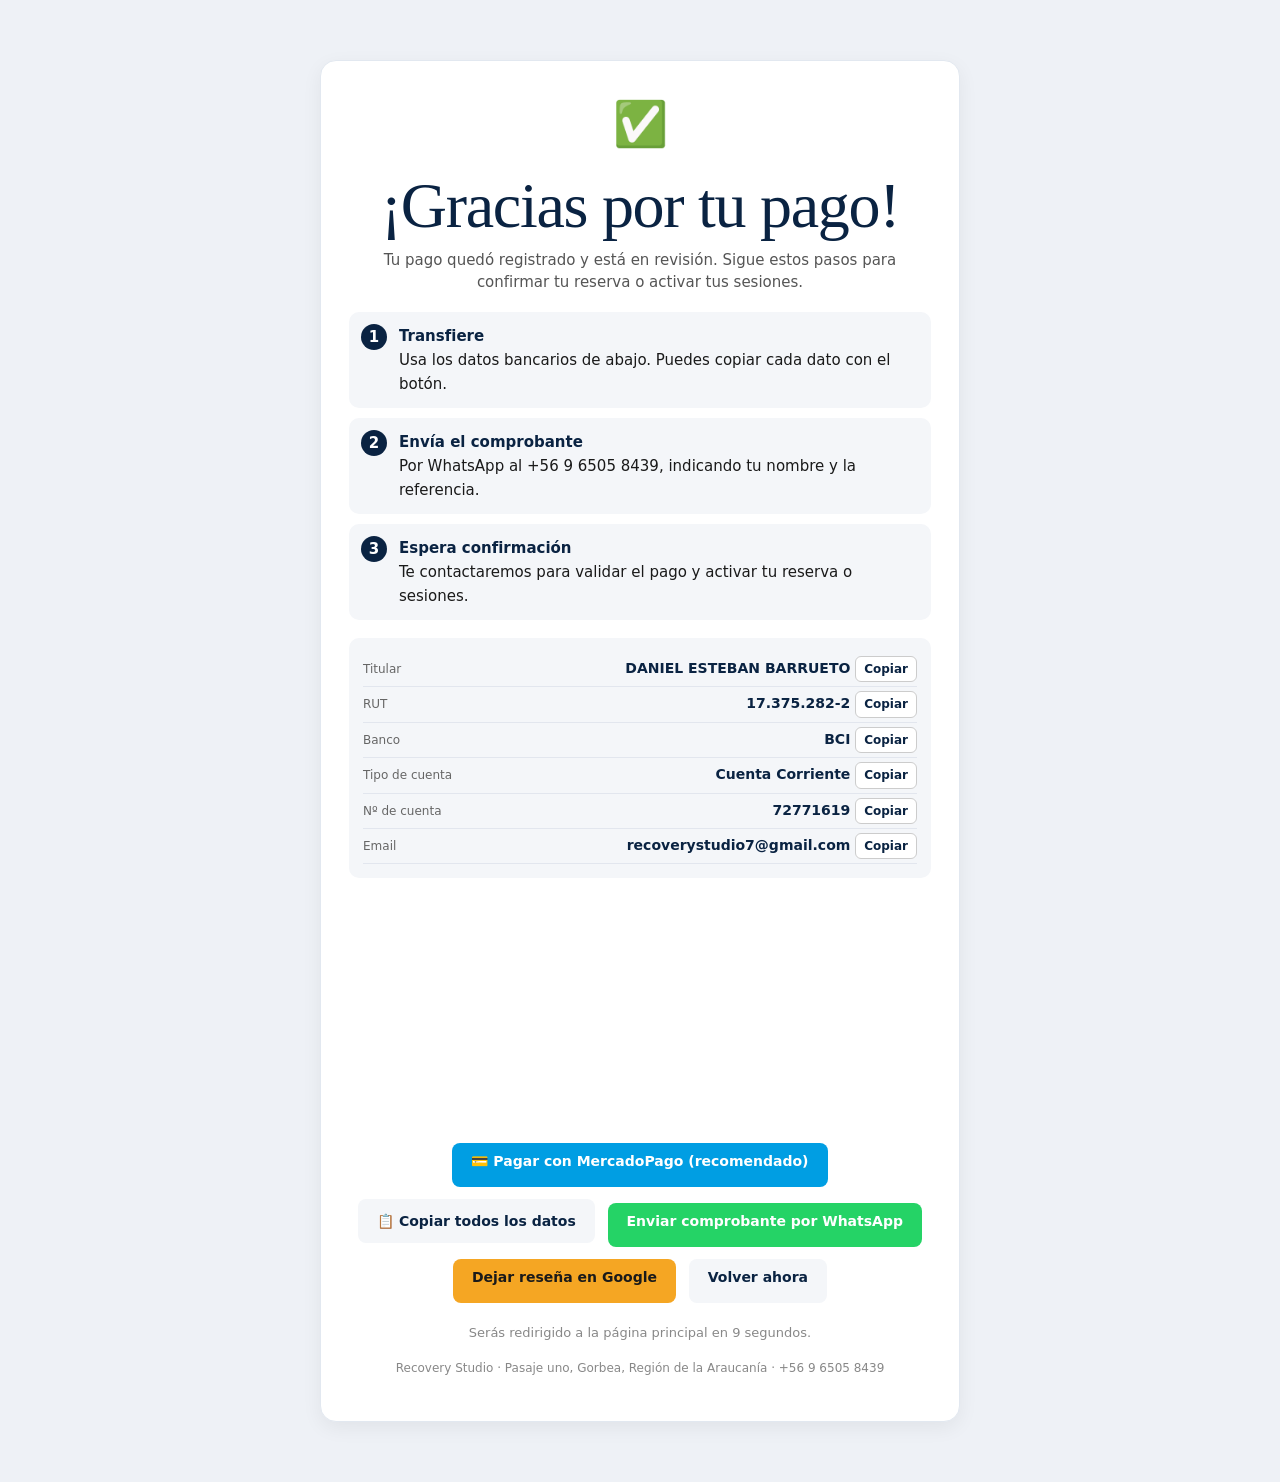
<file: gracias.html>
<!DOCTYPE html>
<html lang="es">
<head>
<meta charset="UTF-8">
<meta name="viewport" content="width=device-width, initial-scale=1.0">
<title>Gracias · Recovery Studio</title>
<meta name="robots" content="noindex, nofollow">
<link rel="stylesheet" href="assets/css/styles.css">
<style>
  body { font-family: Inter, system-ui, sans-serif; margin:0; background:#eef1f6; color:#1a1a1a; }
  .wrap { max-width:680px; margin:40px auto; padding:20px; }
  .card { background:#fff; border-radius:16px; padding:28px; box-shadow:0 6px 20px rgba(0,0,0,.06); }
  .icon { font-size:44px; text-align:center; }
  h1 { color:#0A2342; margin:10px 0 6px; text-align:center; }
  p { color:#555; line-height:1.5; }
  .steps { display:grid; gap:10px; margin:18px 0; }
  .step { display:flex; gap:12px; align-items:flex-start; background:#f4f6f9; padding:12px; border-radius:10px; }
  .step .n { background:#0A2342; color:#fff; width:26px; height:26px; border-radius:50%; display:flex; align-items:center; justify-content:center; font-weight:700; flex:0 0 26px; }
  .step strong { color:#0A2342; }
  .bank { background:#f4f6f9; padding:14px; border-radius:10px; font-size:14px; line-height:1.7; margin:14px 0; }
  .bank .row { display:flex; justify-content:space-between; align-items:center; gap:8px; padding:4px 0; border-bottom:1px solid #e2e6ee; }
  .bank .row:last-child { border-bottom:none; }
  .bank .label { color:#666; font-size:12px; }
  .bank .value { font-weight:600; color:#0A2342; word-break:break-all; }
  .copy { background:#fff; border:1px solid #ccc; border-radius:6px; padding:2px 8px; font-size:12px; cursor:pointer; }
  .copy:hover { background:#eef3fa; }
  .btn { display:inline-block; padding:10px 18px; border-radius:8px; text-decoration:none; font-weight:600; margin:6px 4px; }
  .btn.wa { background:#25D366; color:#fff; }
  .btn.review { background:#f5a623; color:#1a1a1a; }
  .btn.ghost { background:#f4f6f9; color:#0A2342; }
  .center { text-align:center; }
  .count { font-size:13px; color:#888; margin-top:14px; text-align:center; }
  .refbox { background:#fff7e6; border:1px solid #f5a623; padding:10px 12px; border-radius:8px; font-size:13px; margin:10px 0; }
  @media (max-width:520px){ .bank .row { flex-direction:column; align-items:flex-start; } }
</style>
</head>
<body>
<div class="wrap">
  <div class="card">
    <div class="icon">✅</div>
    <h1>¡Gracias por tu pago!</h1>
    <p class="center">Tu pago quedó registrado y está en revisión. Sigue estos pasos para confirmar tu reserva o activar tus sesiones.</p>

    <div id="refbox" class="refbox" style="display:none;"></div>

    <div class="steps">
      <div class="step"><div class="n">1</div><div><strong>Transfiere</strong><br>Usa los datos bancarios de abajo. Puedes copiar cada dato con el botón.</div></div>
      <div class="step"><div class="n">2</div><div><strong>Envía el comprobante</strong><br>Por WhatsApp al +56 9 6505 8439, indicando tu nombre y la referencia.</div></div>
      <div class="step"><div class="n">3</div><div><strong>Espera confirmación</strong><br>Te contactaremos para validar el pago y activar tu reserva o sesiones.</div></div>
    </div>

    <div class="bank" id="bank">
      <div class="row"><span class="label">Titular</span><span class="value" data-copy="DANIEL ESTEBAN BARRUETO">DANIEL ESTEBAN BARRUETO <button class="copy" data-field="holder">Copiar</button></span></div>
      <div class="row"><span class="label">RUT</span><span class="value" data-copy="17.375.282-2">17.375.282-2 <button class="copy" data-field="rut">Copiar</button></span></div>
      <div class="row"><span class="label">Banco</span><span class="value" data-copy="BCI">BCI <button class="copy" data-field="bank">Copiar</button></span></div>
      <div class="row"><span class="label">Tipo de cuenta</span><span class="value" data-copy="Cuenta Corriente">Cuenta Corriente <button class="copy" data-field="type">Copiar</button></span></div>
      <div class="row"><span class="label">Nº de cuenta</span><span class="value" data-copy="72771619">72771619 <button class="copy" data-field="account">Copiar</button></span></div>
      <div class="row"><span class="label">Email</span><span class="value" data-copy="recoverystudio7@gmail.com">recoverystudio7@gmail.com <button class="copy" data-field="email">Copiar</button></span></div>
      <div class="row" id="row-amount" style="display:none;"><span class="label">Monto a transferir</span><span class="value" id="val-amount"></span></div>
      <div class="row" id="row-ref" style="display:none;"><span class="label">Referencia</span><span class="value" id="val-ref"></span></div>
    </div>

    <div style="margin:16px 0;border-radius:10px;overflow:hidden;">
      <iframe src="https://www.google.com/maps?q=Pasaje+uno,+Gorbea,+Regi%C3%B3n+de+la+Araucan%C3%ADa&output=embed" width="100%" height="220" style="border:0;" loading="lazy" referrerpolicy="no-referrer-when-downgrade" title="Ubicación Recovery Studio"></iframe>
    </div>
    <div class="center">
      <a class="btn mp" href="https://link.mercadopago.cl/recoverystudiogorbea" target="_blank" rel="noopener" style="background:#009EE3;color:#fff;">💳 Pagar con MercadoPago (recomendado)</a>
      <button class="btn ghost" id="copy-all" type="button">📋 Copiar todos los datos</button>
      <a class="btn wa" id="wa-btn" href="https://wa.me/56965058439?text=Hola,%20acabo%20de%20pagar%20en%20Recovery%20Studio" target="_blank" rel="noopener">Enviar comprobante por WhatsApp</a>
      <a class="btn review" href="https://g.page/r/CZxVsgDhqJElEBM/review" target="_blank" rel="noopener">Dejar reseña en Google</a>
      <a class="btn ghost" href="index.html">Volver ahora</a>
    </div>

    <p class="count">Serás redirigido a la página principal en <span id="counter">10</span> segundos.</p>
    <p style="text-align:center;font-size:12px;color:#888;">Recovery Studio · Pasaje uno, Gorbea, Región de la Araucanía · +56 9 6505 8439</p>
  </div>
</div>

<script>
  // Leer parámetros de la URL
  const params = new URLSearchParams(window.location.search);
  const ref = params.get('ref');
  const amount = params.get('amount');
  const concept = params.get('concept');

  const refbox = document.getElementById('refbox');
  if (ref || amount || concept) {
    refbox.style.display = 'block';
    refbox.innerHTML = (concept ? `<strong>${concept}</strong><br>` : '') +
      (amount ? `Monto: <strong>$${Number(amount).toLocaleString('es-CL')}</strong><br>` : '') +
      (ref ? `Referencia: <strong>${ref}</strong>` : '');
  }
  if (amount) {
    const ra = document.getElementById('row-amount');
    const va = document.getElementById('val-amount');
    ra.style.display = 'flex';
    va.innerHTML = '$' + Number(amount).toLocaleString('es-CL') + ' <button class="copy" data-field="amount">Copiar</button>';
    va.setAttribute('data-copy', amount);
  }
  if (ref) {
    const rr = document.getElementById('row-ref');
    const vr = document.getElementById('val-ref');
    rr.style.display = 'flex';
    vr.innerHTML = ref + ' <button class="copy" data-field="ref">Copiar</button>';
    vr.setAttribute('data-copy', ref);
  }

  // Actualizar enlace de WhatsApp con referencia
  const wa = document.getElementById('wa-btn');
  let msg = 'Hola, acabo de pagar en Recovery Studio';
  if (ref) msg += ` (ref ${ref})`;
  if (amount) msg += ` por $${Number(amount).toLocaleString('es-CL')}`;
  wa.href = 'https://wa.me/56965058439?text=' + encodeURIComponent(msg);

  // Copiar al portapapeles
  document.addEventListener('click', (e) => {
    const btn = e.target.closest('.copy');
    if (!btn) return;
    const field = btn.getAttribute('data-field');
    const parent = btn.parentElement;
    const text = parent.getAttribute('data-copy');
    if (!text) return;
    if (navigator.clipboard && window.isSecureContext) {
      navigator.clipboard.writeText(text).then(() => toast('Copiado: ' + text)).catch(() => fallback(text));
    } else {
      fallback(text);
    }
  });
  function fallback(text) {
    const ta = document.createElement('textarea');
    ta.value = text; ta.style.position='fixed'; ta.style.opacity='0';
    document.body.appendChild(ta); ta.select();
    try { document.execCommand('copy'); toast('Copiado: ' + text); } catch(err){ toast('No se pudo copiar'); }
    ta.remove();
  }
  function toast(t) {
    const el = document.createElement('div');
    el.textContent = t;
    el.style.cssText = 'position:fixed;bottom:20px;left:50%;transform:translateX(-50%);background:#0A2342;color:#fff;padding:8px 14px;border-radius:8px;font-size:13px;z-index:9999;';
    document.body.appendChild(el);
    setTimeout(() => el.remove(), 1800);
  }

  // Copiar todo
  document.getElementById('copy-all').addEventListener('click', () => {
    const lines = [
      'Titular: DANIEL ESTEBAN BARRUETO',
      'RUT: 17.375.282-2',
      'Banco: BCI',
      'Tipo de cuenta: Cuenta Corriente',
      'Nº de cuenta: 72771619',
      'Email: recoverystudio7@gmail.com',
    ];
    if (amount) lines.push('Monto: $' + Number(amount).toLocaleString('es-CL'));
    if (ref) lines.push('Referencia: ' + ref);
    const text = lines.join('\\n');
    if (navigator.clipboard && window.isSecureContext) {
      navigator.clipboard.writeText(text).then(() => toast('Todos los datos copiados')).catch(() => fallbackAll(text));
    } else {
      fallbackAll(text);
    }
  });
  function fallbackAll(text) {
    const ta = document.createElement('textarea');
    ta.value = text; ta.style.position='fixed'; ta.style.opacity='0';
    document.body.appendChild(ta); ta.select();
    try { document.execCommand('copy'); toast('Todos los datos copiados'); } catch(err){ toast('No se pudo copiar'); }
    ta.remove();
  }

  // Contador de redirección
  let n = 10;
  const el = document.getElementById('counter');
  const timer = setInterval(() => {
    n -= 1;
    if (el) el.textContent = n;
    if (n <= 0) { clearInterval(timer); window.location.href = 'index.html'; }
  }, 1000);
</script>
</body>
</html>
</file>
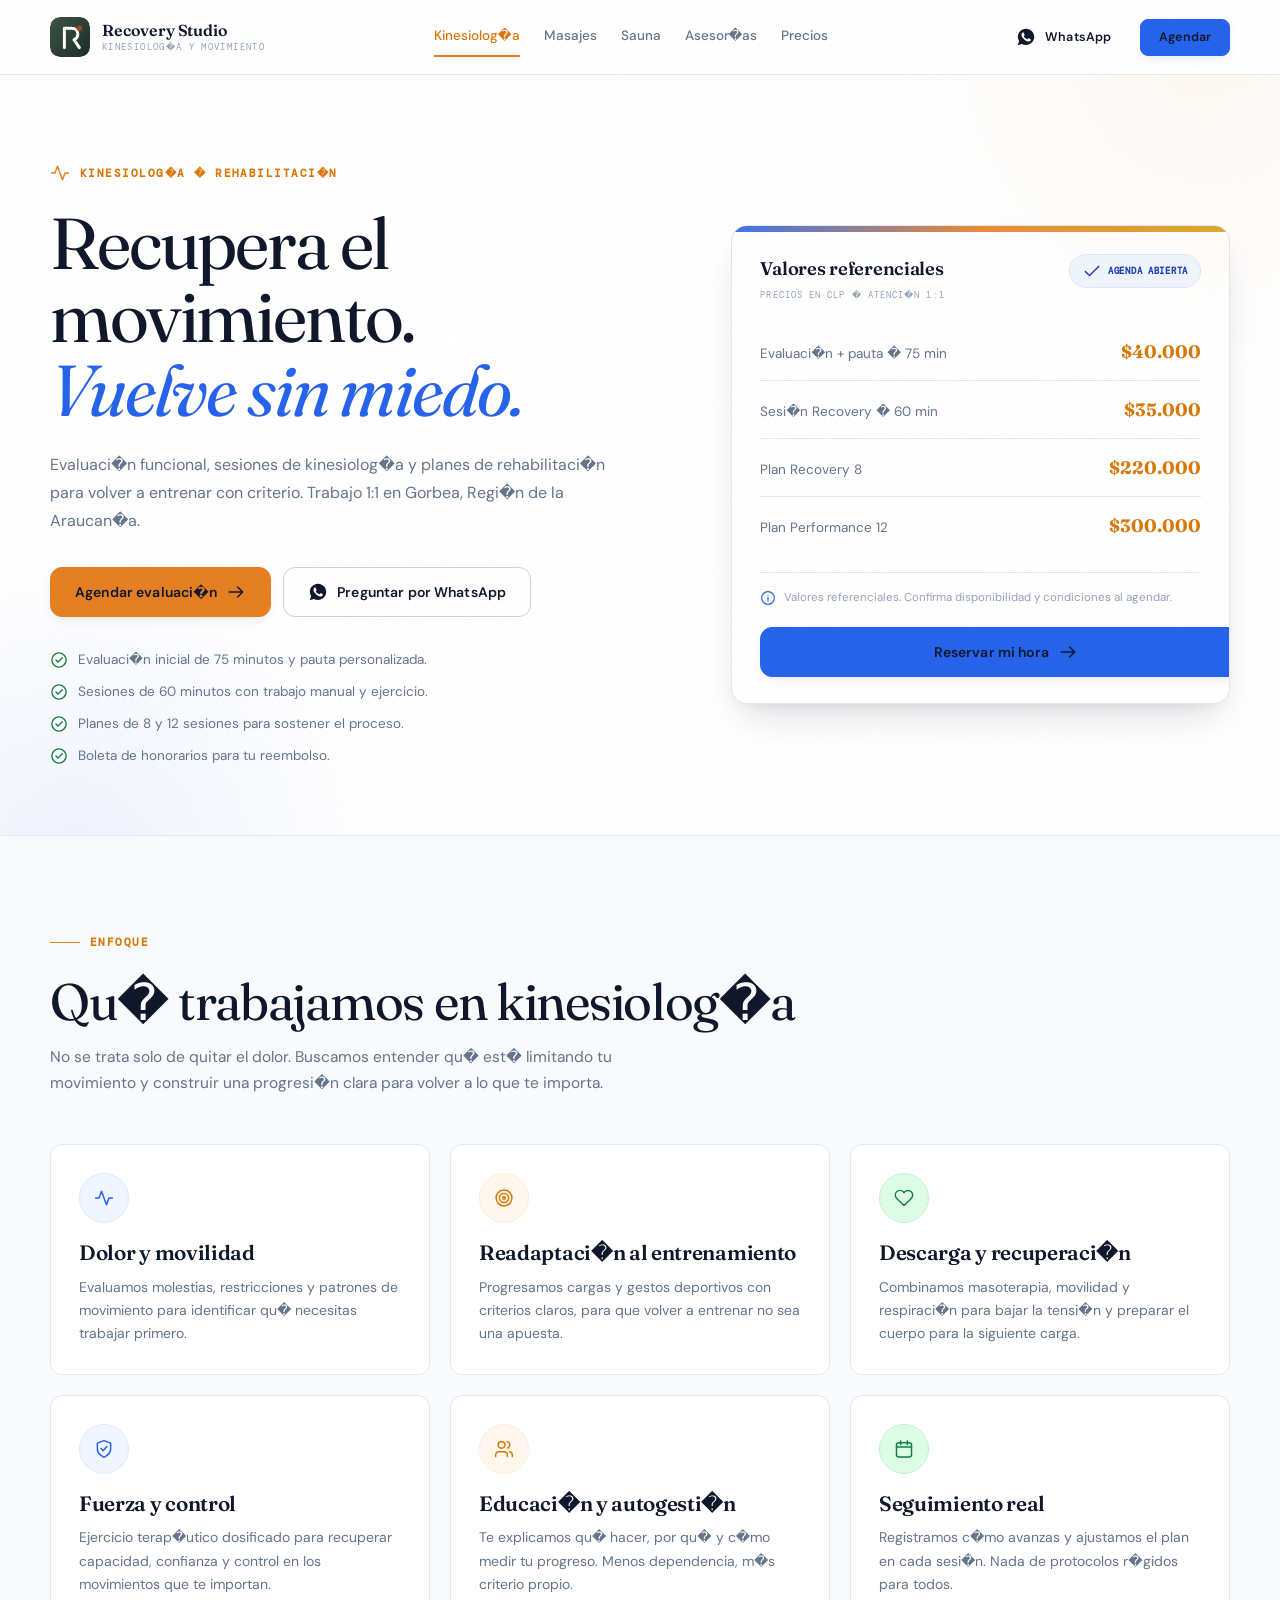
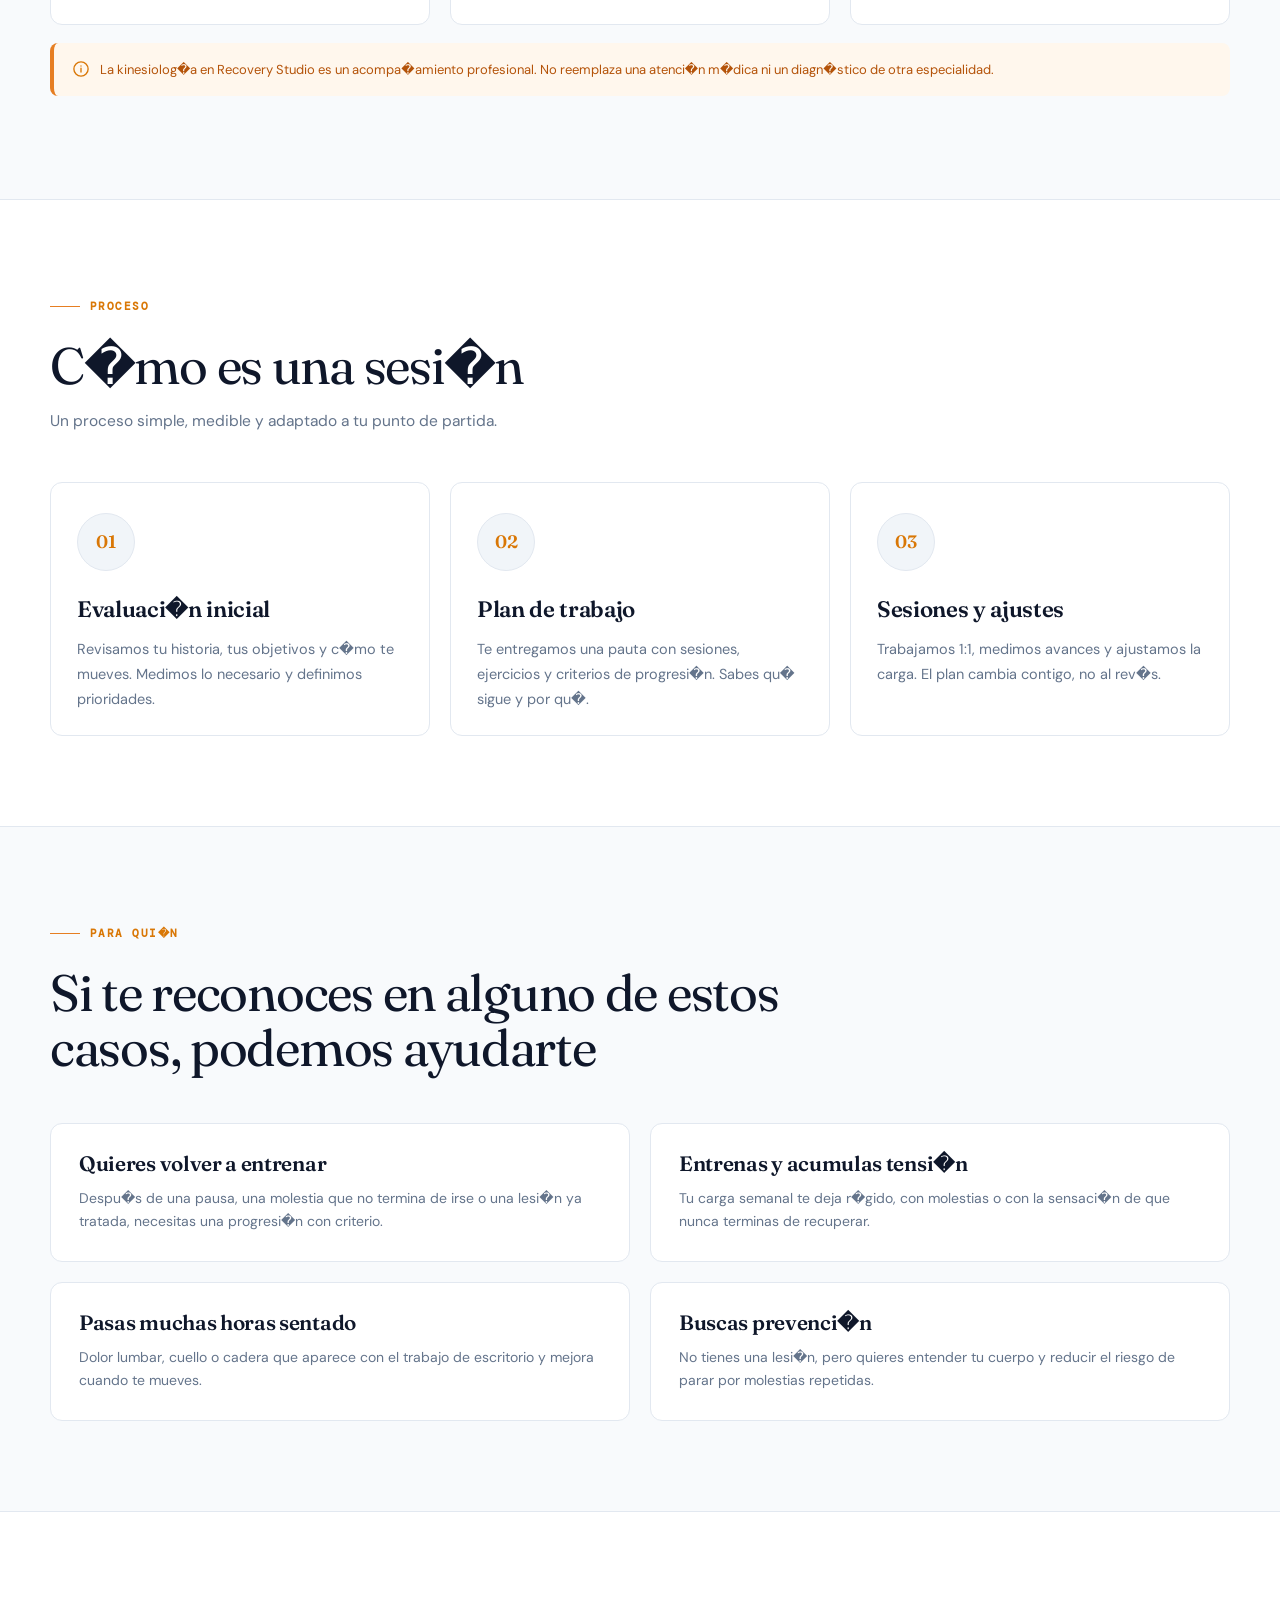
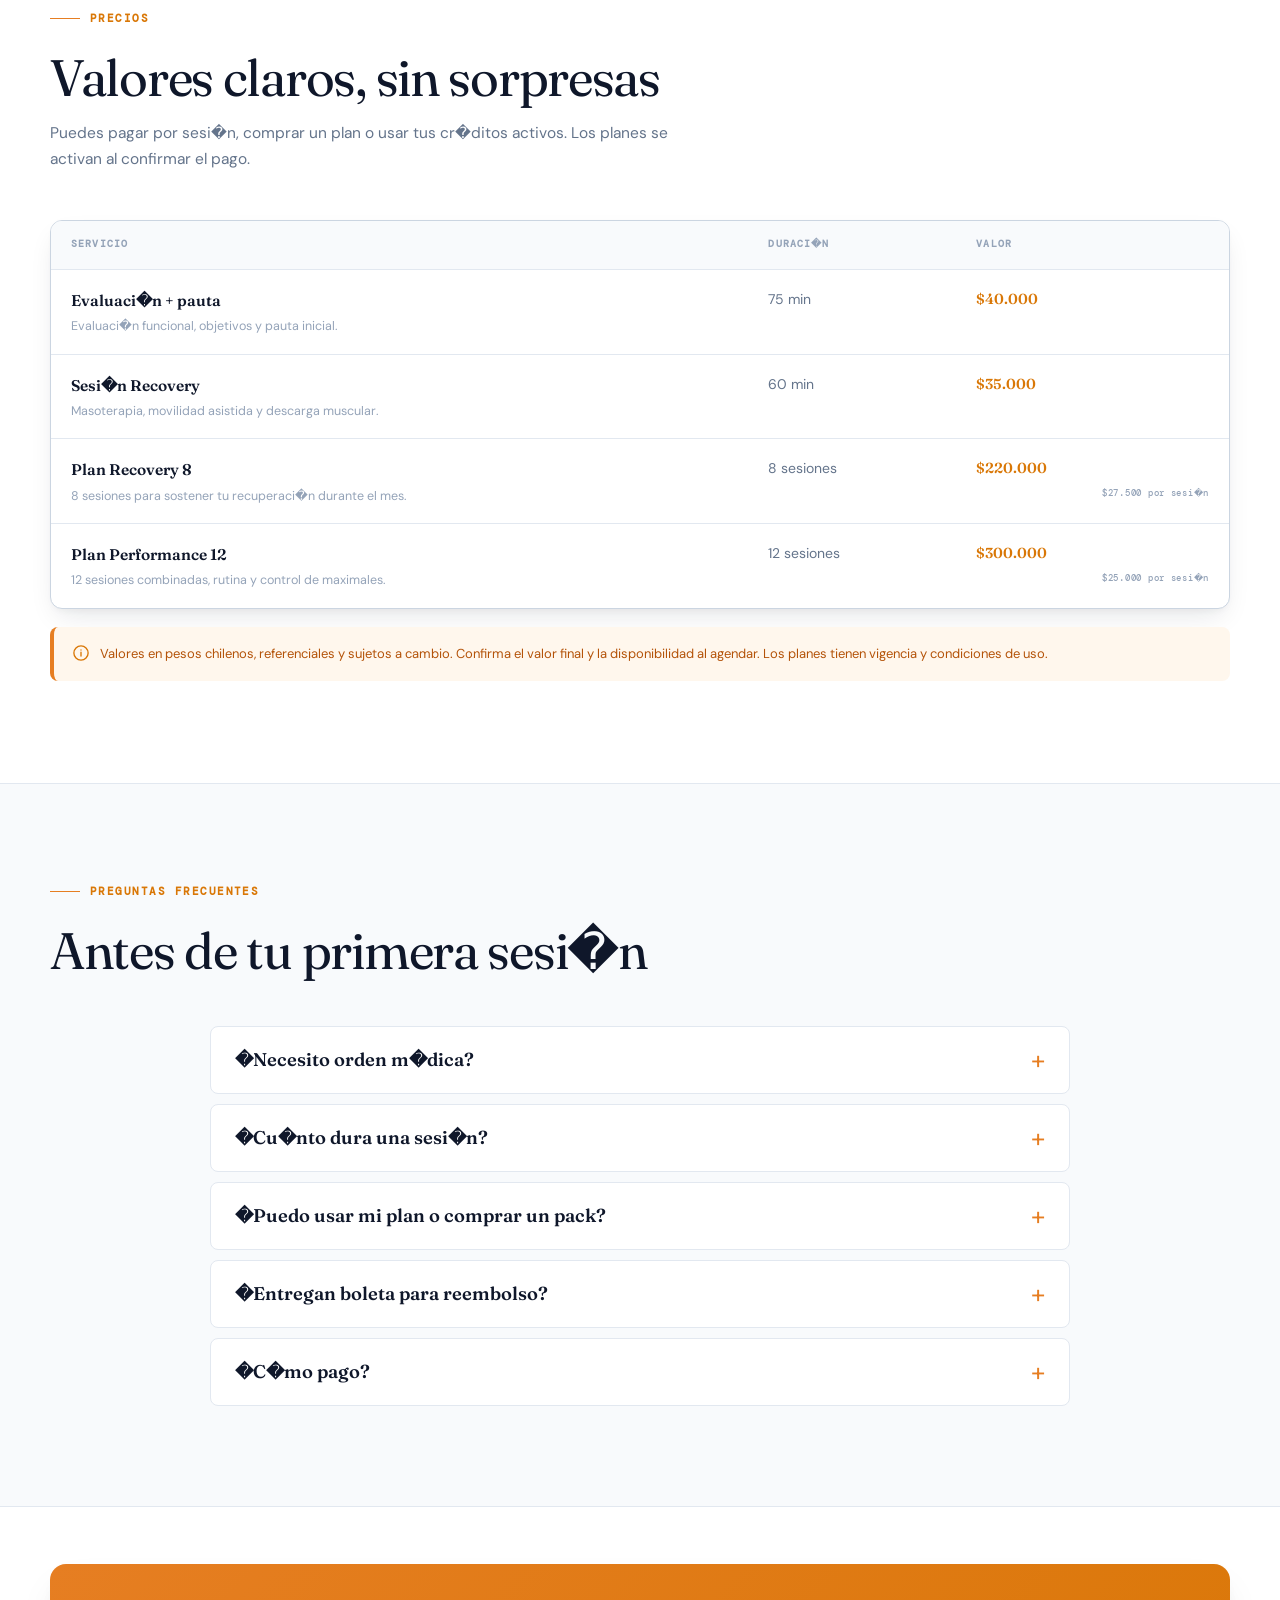
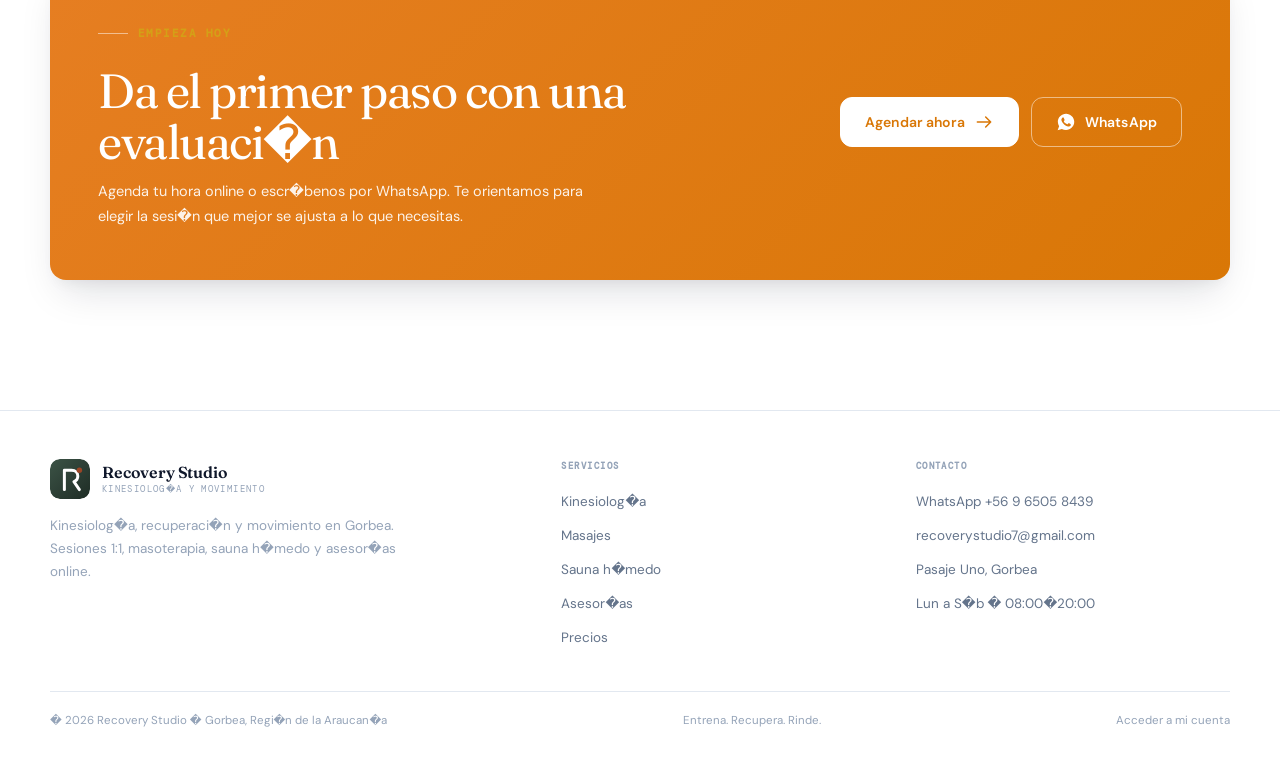
<file: kinesiologia.html>
<!DOCTYPE html>
<html lang="es-CL">
<head>
  <meta charset="UTF-8">
  <meta name="viewport" content="width=device-width, initial-scale=1.0">
  <title>Kinesiolog�a y rehabilitaci�n en Gorbea | Recovery Studio</title>
  <meta name="description" content="Evaluaci�n funcional, sesiones de kinesiolog�a y planes de rehabilitaci�n para volver a entrenar con criterio. Atenci�n 1:1 en Gorbea, Regi�n de la Araucan�a.">
  <link rel="canonical" href="https://www.recoverystudio.cl/kinesiologia.html">
  <meta name="theme-color" content="#2563EB">
  <meta property="og:type" content="website">
  <meta property="og:locale" content="es_CL">
  <meta property="og:site_name" content="Recovery Studio">
  <meta property="og:title" content="Kinesiolog�a y rehabilitaci�n en Gorbea | Recovery Studio">
  <meta property="og:description" content="Evaluaci�n funcional, sesiones de kinesiolog�a y planes de rehabilitaci�n para volver a entrenar con criterio.">
  <meta property="og:url" content="https://www.recoverystudio.cl/kinesiologia.html">
  <meta property="og:image" content="https://www.recoverystudio.cl/assets/og-image.png">
  <meta name="twitter:card" content="summary_large_image">
  <meta name="twitter:title" content="Kinesiolog�a y rehabilitaci�n en Gorbea | Recovery Studio">
  <meta name="twitter:description" content="Evaluaci�n funcional, sesiones de kinesiolog�a y planes de rehabilitaci�n para volver a entrenar con criterio.">
  <link rel="icon" type="image/svg+xml" href="assets/icon.svg">
  <link rel="preconnect" href="https://fonts.googleapis.com">
  <link rel="preconnect" href="https://fonts.gstatic.com" crossorigin>
  <link href="https://fonts.googleapis.com/css2?family=DM+Sans:wght@400;500;600;700&family=DM+Mono:wght@400;500&family=Fraunces:ital,opsz,wght@0,9..144,300..700;1,9..144,300..700&display=swap" rel="stylesheet">
  <link rel="stylesheet" href="assets/css/landing.css?v=4">
  <script type="application/ld+json">
  {
    "@context": "https://schema.org",
    "@type": "LocalBusiness",
    "name": "Recovery Studio",
    "url": "https://www.recoverystudio.cl/",
    "image": "https://www.recoverystudio.cl/assets/icon.svg",
    "telephone": "+56965058439",
    "email": "recoverystudio7@gmail.com",
    "address": {
      "@type": "PostalAddress",
      "streetAddress": "Pasaje Uno",
      "addressLocality": "Gorbea",
      "addressRegion": "Regi�n de la Araucan�a",
      "addressCountry": "CL"
    },
    "areaServed": "Gorbea, Regi�n de la Araucan�a",
    "priceRange": "$$",
    "openingHours": "Mo-Sa 08:00-20:00"
  }
  </script>
  <script type="application/ld+json">
  {
    "@context": "https://schema.org",
    "@type": "Service",
    "name": "Kinesiolog�a y rehabilitaci�n",
    "serviceType": "Kinesiolog�a",
    "provider": {
      "@type": "LocalBusiness",
      "name": "Recovery Studio",
      "url": "https://www.recoverystudio.cl/"
    },
    "areaServed": "Gorbea, Regi�n de la Araucan�a",
    "description": "Evaluaci�n funcional, sesiones de kinesiolog�a y planes de rehabilitaci�n con atenci�n 1:1."
  }
  </script>
  <script type="application/ld+json">
  {
    "@context": "https://schema.org",
    "@type": "FAQPage",
    "mainEntity": [
      {
        "@type": "Question",
        "name": "�Necesito orden m�dica para una sesi�n de kinesiolog�a?",
        "acceptedAnswer": {
          "@type": "Answer",
          "text": "Para una evaluaci�n funcional inicial no necesitas orden m�dica. Si vienes por una patolog�a compleja, postoperatorio o indicaci�n espec�fica, te pediremos los antecedentes y coordinaremos con tu m�dico tratante."
        }
      },
      {
        "@type": "Question",
        "name": "�Cu�nto dura una sesi�n?",
        "acceptedAnswer": {
          "@type": "Answer",
          "text": "La evaluaci�n + pauta dura 75 minutos. Las sesiones de seguimiento duran 60 minutos e incluyen trabajo manual, ejercicio terap�utico y recomendaciones para casa."
        }
      },
      {
        "@type": "Question",
        "name": "�Puedo usar mi plan o comprar un pack?",
        "acceptedAnswer": {
          "@type": "Answer",
          "text": "S�. Puedes reservar con las sesiones de tu plan o comprar el Plan Recovery 8 o el Plan Performance 12. Los planes tienen vigencia y se activan al confirmar el pago."
        }
      },
      {
        "@type": "Question",
        "name": "�Entregan boleta para reembolso?",
        "acceptedAnswer": {
          "@type": "Answer",
          "text": "Emitimos boleta de honorarios por cada atenci�n. Revisa con tu Isapre o seguro complementario las condiciones y topes de reembolso."
        }
      }
    ]
  }
  </script>
</head>
<body class="landing-body">
  <a class="skip-link" href="#contenido">Ir al contenido</a>

  <svg width="0" height="0" style="position:absolute" aria-hidden="true">
    <symbol id="i-check" viewBox="0 0 24 24"><path d="m4 12.5 5 5L20 6.5"/></symbol>
    <symbol id="i-check-circle" viewBox="0 0 24 24"><circle cx="12" cy="12" r="9.5"/><path d="m8 12 2.8 2.8L16.5 9"/></symbol>
    <symbol id="i-arrow" viewBox="0 0 24 24"><path d="M4 12h16M14 6l6 6-6 6"/></symbol>
    <symbol id="i-whatsapp" viewBox="0 0 24 24"><path fill="currentColor" stroke="none" d="M12.04 2C6.6 2 2.2 6.4 2.2 11.84c0 1.94.56 3.74 1.54 5.28L2 22l5.02-1.72a9.8 9.8 0 0 0 5.02 1.38h.01c5.44 0 9.84-4.4 9.84-9.84C21.89 6.4 17.48 2 12.04 2Zm5.75 14.02c-.24.68-1.4 1.3-1.93 1.35-.53.05-1.02.24-3.42-.72-2.9-1.14-4.7-4.12-4.85-4.32-.14-.2-1.15-1.53-1.15-2.92 0-1.39.73-2.07 1-2.35.26-.28.57-.35.76-.35l.55.01c.18 0 .41-.07.64.49.24.58.81 1.98.88 2.12.07.14.12.31.02.5-.1.2-.15.31-.29.48l-.43.5c-.14.14-.29.29-.12.57.17.29.74 1.21 1.58 1.96 1.08.96 1.99 1.26 2.27 1.4.28.14.44.12.6-.07.17-.2.7-.81.88-1.09.18-.28.36-.23.6-.14.25.09 1.56.74 1.83.87.27.14.45.2.52.32.07.12.07.7-.17 1.38Z"/></symbol>
    <symbol id="i-calendar" viewBox="0 0 24 24"><rect x="3" y="4.5" width="18" height="17" rx="2.5"/><path d="M8 2.5v4M16 2.5v4M3 9.5h18"/></symbol>
    <symbol id="i-activity" viewBox="0 0 24 24"><path d="M22 12h-4l-3 8L9 4l-3 8H2"/></symbol>
    <symbol id="i-target" viewBox="0 0 24 24"><circle cx="12" cy="12" r="9.5"/><circle cx="12" cy="12" r="5.5"/><circle cx="12" cy="12" r="1.5"/></symbol>
    <symbol id="i-shield" viewBox="0 0 24 24"><path d="M12 22s8-3.5 8-10V5l-8-3-8 3v7c0 6.5 8 10 8 10Z"/><path d="m8.5 11.5 2.5 2.5 4.5-5"/></symbol>
    <symbol id="i-info" viewBox="0 0 24 24"><circle cx="12" cy="12" r="9.5"/><path d="M12 11v5M12 8h.01"/></symbol>
    <symbol id="i-clock" viewBox="0 0 24 24"><circle cx="12" cy="12" r="9.5"/><path d="M12 6.5V12l3.5 2"/></symbol>
    <symbol id="i-users" viewBox="0 0 24 24"><path d="M16 21v-1.8a4 4 0 0 0-4-4H6a4 4 0 0 0-4 4V21"/><circle cx="9" cy="7" r="4"/><path d="M22 21v-1.8a4 4 0 0 0-3-3.87M16 3.13a4 4 0 0 1 0 7.75"/></symbol>
    <symbol id="i-heart" viewBox="0 0 24 24"><path d="M20.8 4.6a5.5 5.5 0 0 0-7.8 0L12 5.6l-1-1a5.5 5.5 0 0 0-7.8 7.8l1 1L12 21l7.8-7.6 1-1a5.5 5.5 0 0 0 0-7.8Z"/></symbol>
    <symbol id="i-droplet" viewBox="0 0 24 24"><path d="M12 2.5S5.5 9.2 5.5 14a6.5 6.5 0 0 0 13 0c0-4.8-6.5-11.5-6.5-11.5Z"/></symbol>
    <symbol id="i-dumbbell" viewBox="0 0 24 24"><path d="M6 8h2v8H6zM16 8h2v8h-2zM8 12h8"/></symbol>
  </svg>

  <header class="site-header">
    <div class="wrap header-inner">
      <a class="brand" href="./index.html" aria-label="Recovery Studio � inicio">
        <img src="assets/icon.svg" alt="" width="42" height="42">
        <span><strong>Recovery Studio</strong><small>Kinesiolog�a y movimiento</small></span>
      </a>
      <nav class="nav-links" aria-label="Servicios">
        <a href="kinesiologia.html" aria-current="page">Kinesiolog�a</a>
        <a href="masajes.html">Masajes</a>
        <a href="sauna.html">Sauna</a>
        <a href="asesorias.html">Asesor�as</a>
        <a href="precios.html">Precios</a>
      </nav>
      <div class="header-actions">
        <a class="btn btn-ghost btn-sm" href="https://wa.me/56965058439?text=Hola%20Recovery%20Studio%2C%20quiero%20agendar%20una%20sesi%C3%B3n." target="_blank" rel="noopener">
          <svg class="ico ico-solid" width="16" height="16"><use href="#i-whatsapp"/></svg> WhatsApp
        </a>
        <a class="btn btn-primary btn-sm" href="./index.html#/agendar">Agendar</a>
      </div>
    </div>
  </header>

  <main id="contenido">
    <section class="hero">
      <div class="wrap hero-grid">
        <div>
          <span class="eyebrow"><svg class="ico" width="14" height="14"><use href="#i-activity"/></svg> Kinesiolog�a � Rehabilitaci�n</span>
          <h1>Recupera el movimiento.<br><em>Vuelve sin miedo.</em></h1>
          <p class="lead">Evaluaci�n funcional, sesiones de kinesiolog�a y planes de rehabilitaci�n para volver a entrenar con criterio. Trabajo 1:1 en Gorbea, Regi�n de la Araucan�a.</p>
          <div class="hero-actions">
            <a class="btn btn-accent" href="./index.html#/agendar">Agendar evaluaci�n <svg class="ico" width="17" height="17"><use href="#i-arrow"/></svg></a>
            <a class="btn btn-outline" href="https://wa.me/56965058439?text=Hola%20Recovery%20Studio%2C%20tengo%20dudas%20sobre%20kinesiolog%C3%ADa." target="_blank" rel="noopener">
              <svg class="ico ico-solid" width="17" height="17"><use href="#i-whatsapp"/></svg> Preguntar por WhatsApp
            </a>
          </div>
          <ul class="hero-points">
            <li><svg class="ico"><use href="#i-check-circle"/></svg> Evaluaci�n inicial de 75 minutos y pauta personalizada.</li>
            <li><svg class="ico"><use href="#i-check-circle"/></svg> Sesiones de 60 minutos con trabajo manual y ejercicio.</li>
            <li><svg class="ico"><use href="#i-check-circle"/></svg> Planes de 8 y 12 sesiones para sostener el proceso.</li>
            <li><svg class="ico"><use href="#i-check-circle"/></svg> Boleta de honorarios para tu reembolso.</li>
          </ul>
        </div>
        <aside class="hero-card" aria-label="Valores referenciales de kinesiolog�a">
          <div class="hero-card-head">
            <div><h2>Valores referenciales</h2><p>Precios en CLP � atenci�n 1:1</p></div>
            <span class="hero-card-badge"><svg class="ico" width="12" height="12"><use href="#i-check"/></svg> Agenda abierta</span>
          </div>
          <div class="price-line"><span>Evaluaci�n + pauta � 75 min</span><strong>$40.000</strong></div>
          <div class="price-line"><span>Sesi�n Recovery � 60 min</span><strong>$35.000</strong></div>
          <div class="price-line"><span>Plan Recovery 8</span><strong>$220.000</strong></div>
          <div class="price-line"><span>Plan Performance 12</span><strong>$300.000</strong></div>
          <p class="hero-card-note"><svg class="ico"><use href="#i-info"/></svg> Valores referenciales. Confirma disponibilidad y condiciones al agendar.</p>
          <a class="btn btn-primary btn-block" href="./index.html#/agendar">Reservar mi hora <svg class="ico" width="17" height="17"><use href="#i-arrow"/></svg></a>
        </aside>
      </div>
    </section>

    <section class="section section-alt">
      <div class="wrap">
        <div class="section-head">
          <span class="eyebrow">Enfoque</span>
          <h2>Qu� trabajamos en kinesiolog�a</h2>
          <p>No se trata solo de quitar el dolor. Buscamos entender qu� est� limitando tu movimiento y construir una progresi�n clara para volver a lo que te importa.</p>
        </div>
        <div class="grid-3">
          <article class="card">
            <span class="icon-badge blue"><svg class="ico"><use href="#i-activity"/></svg></span>
            <h3>Dolor y movilidad</h3>
            <p>Evaluamos molestias, restricciones y patrones de movimiento para identificar qu� necesitas trabajar primero.</p>
          </article>
          <article class="card">
            <span class="icon-badge orange"><svg class="ico"><use href="#i-target"/></svg></span>
            <h3>Readaptaci�n al entrenamiento</h3>
            <p>Progresamos cargas y gestos deportivos con criterios claros, para que volver a entrenar no sea una apuesta.</p>
          </article>
          <article class="card">
            <span class="icon-badge green"><svg class="ico"><use href="#i-heart"/></svg></span>
            <h3>Descarga y recuperaci�n</h3>
            <p>Combinamos masoterapia, movilidad y respiraci�n para bajar la tensi�n y preparar el cuerpo para la siguiente carga.</p>
          </article>
          <article class="card">
            <span class="icon-badge blue"><svg class="ico"><use href="#i-shield"/></svg></span>
            <h3>Fuerza y control</h3>
            <p>Ejercicio terap�utico dosificado para recuperar capacidad, confianza y control en los movimientos que te importan.</p>
          </article>
          <article class="card">
            <span class="icon-badge orange"><svg class="ico"><use href="#i-users"/></svg></span>
            <h3>Educaci�n y autogesti�n</h3>
            <p>Te explicamos qu� hacer, por qu� y c�mo medir tu progreso. Menos dependencia, m�s criterio propio.</p>
          </article>
          <article class="card">
            <span class="icon-badge green"><svg class="ico"><use href="#i-calendar"/></svg></span>
            <h3>Seguimiento real</h3>
            <p>Registramos c�mo avanzas y ajustamos el plan en cada sesi�n. Nada de protocolos r�gidos para todos.</p>
          </article>
        </div>
        <p class="note"><svg class="ico"><use href="#i-info"/></svg> La kinesiolog�a en Recovery Studio es un acompa�amiento profesional. No reemplaza una atenci�n m�dica ni un diagn�stico de otra especialidad.</p>
      </div>
    </section>

    <section class="section">
      <div class="wrap">
        <div class="section-head">
          <span class="eyebrow orange">Proceso</span>
          <h2>C�mo es una sesi�n</h2>
          <p>Un proceso simple, medible y adaptado a tu punto de partida.</p>
        </div>
        <div class="steps">
          <article class="step">
            <h3>Evaluaci�n inicial</h3>
            <p>Revisamos tu historia, tus objetivos y c�mo te mueves. Medimos lo necesario y definimos prioridades.</p>
          </article>
          <article class="step">
            <h3>Plan de trabajo</h3>
            <p>Te entregamos una pauta con sesiones, ejercicios y criterios de progresi�n. Sabes qu� sigue y por qu�.</p>
          </article>
          <article class="step">
            <h3>Sesiones y ajustes</h3>
            <p>Trabajamos 1:1, medimos avances y ajustamos la carga. El plan cambia contigo, no al rev�s.</p>
          </article>
        </div>
      </div>
    </section>

    <section class="section section-alt">
      <div class="wrap">
        <div class="section-head">
          <span class="eyebrow">Para qui�n</span>
          <h2>Si te reconoces en alguno de estos casos, podemos ayudarte</h2>
        </div>
        <div class="grid-2">
          <article class="card">
            <h3>Quieres volver a entrenar</h3>
            <p>Despu�s de una pausa, una molestia que no termina de irse o una lesi�n ya tratada, necesitas una progresi�n con criterio.</p>
          </article>
          <article class="card">
            <h3>Entrenas y acumulas tensi�n</h3>
            <p>Tu carga semanal te deja r�gido, con molestias o con la sensaci�n de que nunca terminas de recuperar.</p>
          </article>
          <article class="card">
            <h3>Pasas muchas horas sentado</h3>
            <p>Dolor lumbar, cuello o cadera que aparece con el trabajo de escritorio y mejora cuando te mueves.</p>
          </article>
          <article class="card">
            <h3>Buscas prevenci�n</h3>
            <p>No tienes una lesi�n, pero quieres entender tu cuerpo y reducir el riesgo de parar por molestias repetidas.</p>
          </article>
        </div>
      </div>
    </section>

    <section class="section">
      <div class="wrap">
        <div class="section-head">
          <span class="eyebrow orange">Precios</span>
          <h2>Valores claros, sin sorpresas</h2>
          <p>Puedes pagar por sesi�n, comprar un plan o usar tus cr�ditos activos. Los planes se activan al confirmar el pago.</p>
        </div>
        <div class="price-table-wrap">
          <table class="price-table">
            <thead><tr><th>Servicio</th><th>Duraci�n</th><th>Valor</th></tr></thead>
            <tbody>
              <tr><td><strong>Evaluaci�n + pauta</strong><small>Evaluaci�n funcional, objetivos y pauta inicial.</small></td><td>75 min</td><td class="amount">$40.000</td></tr>
              <tr><td><strong>Sesi�n Recovery</strong><small>Masoterapia, movilidad asistida y descarga muscular.</small></td><td>60 min</td><td class="amount">$35.000</td></tr>
              <tr><td><strong>Plan Recovery 8</strong><small>8 sesiones para sostener tu recuperaci�n durante el mes.</small></td><td>8 sesiones</td><td class="amount">$220.000<small>$27.500 por sesi�n</small></td></tr>
              <tr><td><strong>Plan Performance 12</strong><small>12 sesiones combinadas, rutina y control de maximales.</small></td><td>12 sesiones</td><td class="amount">$300.000<small>$25.000 por sesi�n</small></td></tr>
            </tbody>
          </table>
        </div>
        <p class="note"><svg class="ico"><use href="#i-info"/></svg> Valores en pesos chilenos, referenciales y sujetos a cambio. Confirma el valor final y la disponibilidad al agendar. Los planes tienen vigencia y condiciones de uso.</p>
      </div>
    </section>

    <section class="section section-alt">
      <div class="wrap">
        <div class="section-head">
          <span class="eyebrow">Preguntas frecuentes</span>
          <h2>Antes de tu primera sesi�n</h2>
        </div>
        <div class="faq">
          <details>
            <summary>�Necesito orden m�dica?</summary>
            <p>Para una evaluaci�n funcional inicial no necesitas orden m�dica. Si vienes por una patolog�a compleja, postoperatorio o una indicaci�n espec�fica, te pediremos los antecedentes y coordinaremos con tu m�dico tratante.</p>
          </details>
          <details>
            <summary>�Cu�nto dura una sesi�n?</summary>
            <p>La evaluaci�n + pauta dura 75 minutos. Las sesiones de seguimiento duran 60 minutos e incluyen trabajo manual, ejercicio terap�utico y recomendaciones para casa.</p>
          </details>
          <details>
            <summary>�Puedo usar mi plan o comprar un pack?</summary>
            <p>S�. Puedes reservar con las sesiones de tu plan o comprar el Plan Recovery 8 o el Plan Performance 12. Los planes tienen vigencia y se activan al confirmar el pago.</p>
          </details>
          <details>
            <summary>�Entregan boleta para reembolso?</summary>
            <p>Emitimos boleta de honorarios por cada atenci�n. Revisa con tu Isapre o seguro complementario las condiciones y topes de reembolso.</p>
          </details>
          <details>
            <summary>�C�mo pago?</summary>
            <p>Puedes pagar por transferencia bancaria o con el link de pago de MercadoPago que te compartimos al agendar. Para planes y packs tambi�n puedes pagar online antes de la primera sesi�n.</p>
          </details>
        </div>
      </div>
    </section>

    <section class="section tight">
      <div class="wrap">
        <div class="cta-band">
          <div>
            <span class="eyebrow">Empieza hoy</span>
            <h2>Da el primer paso con una evaluaci�n</h2>
            <p>Agenda tu hora online o escr�benos por WhatsApp. Te orientamos para elegir la sesi�n que mejor se ajusta a lo que necesitas.</p>
          </div>
          <div class="cta-actions">
            <a class="btn btn-accent" href="./index.html#/agendar">Agendar ahora <svg class="ico" width="17" height="17"><use href="#i-arrow"/></svg></a>
            <a class="btn btn-outline" href="https://wa.me/56965058439?text=Hola%20Recovery%20Studio%2C%20quiero%20agendar%20una%20evaluaci%C3%B3n%20de%20kinesiolog%C3%ADa." target="_blank" rel="noopener"><svg class="ico ico-solid" width="17" height="17"><use href="#i-whatsapp"/></svg> WhatsApp</a>
          </div>
        </div>
      </div>
    </section>
  </main>

  <footer class="site-footer">
    <div class="wrap">
      <div class="footer-grid">
        <div class="footer-brand">
          <a class="brand" href="./index.html" aria-label="Recovery Studio � inicio">
            <img src="assets/icon.svg" alt="" width="42" height="42">
            <span><strong>Recovery Studio</strong><small>Kinesiolog�a y movimiento</small></span>
          </a>
          <p>Kinesiolog�a, recuperaci�n y movimiento en Gorbea. Sesiones 1:1, masoterapia, sauna h�medo y asesor�as online.</p>
        </div>
        <div class="footer-col">
          <h3>Servicios</h3>
          <a href="kinesiologia.html">Kinesiolog�a</a>
          <a href="masajes.html">Masajes</a>
          <a href="sauna.html">Sauna h�medo</a>
          <a href="asesorias.html">Asesor�as</a>
          <a href="precios.html">Precios</a>
        </div>
        <div class="footer-col">
          <h3>Contacto</h3>
          <a href="https://wa.me/56965058439" target="_blank" rel="noopener">WhatsApp +56 9 6505 8439</a>
          <a href="mailto:recoverystudio7@gmail.com">recoverystudio7@gmail.com</a>
          <span>Pasaje Uno, Gorbea</span>
          <span>Lun a S�b � 08:00�20:00</span>
        </div>
      </div>
      <div class="footer-bottom">
        <span>� 2026 Recovery Studio � Gorbea, Regi�n de la Araucan�a</span>
        <span>Entrena. Recupera. Rinde.</span>
        <a href="./index.html#/login">Acceder a mi cuenta</a>
      </div>
    </div>
  </footer>
</body>
</html>
</file>
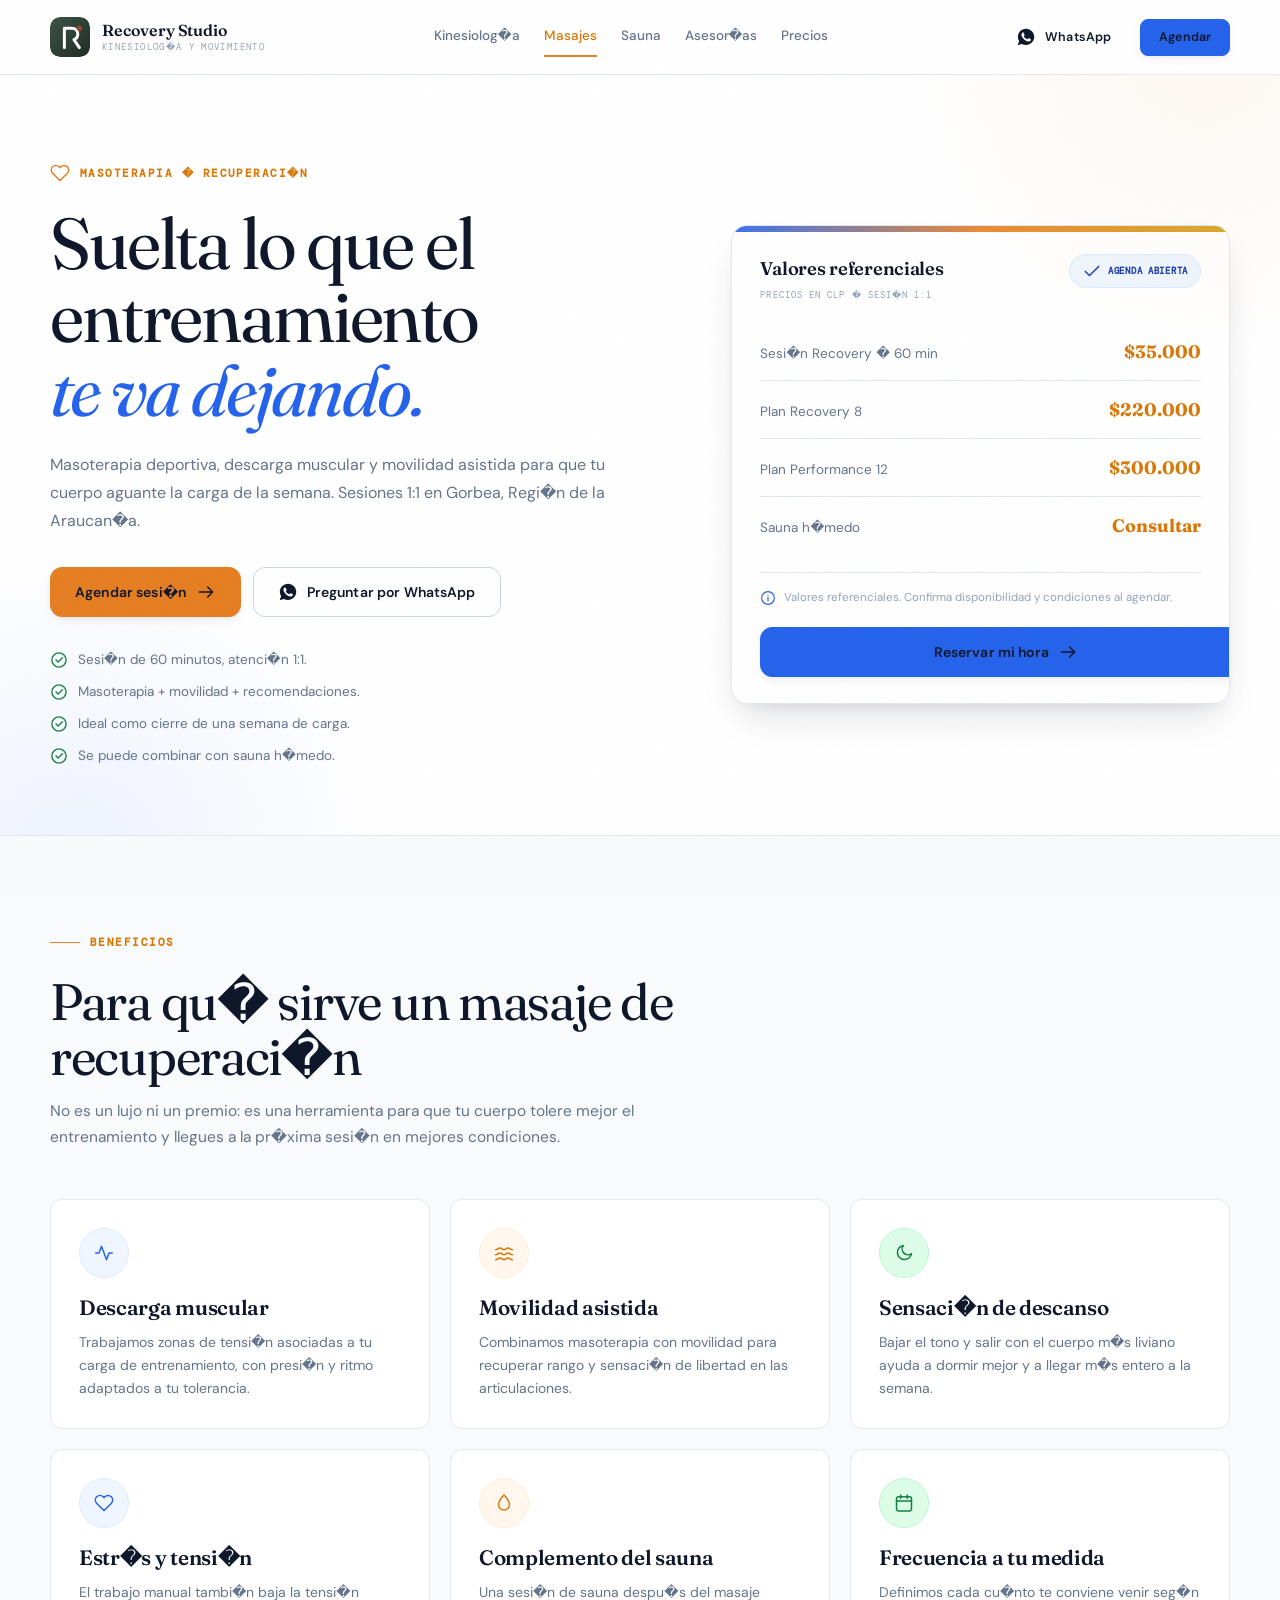
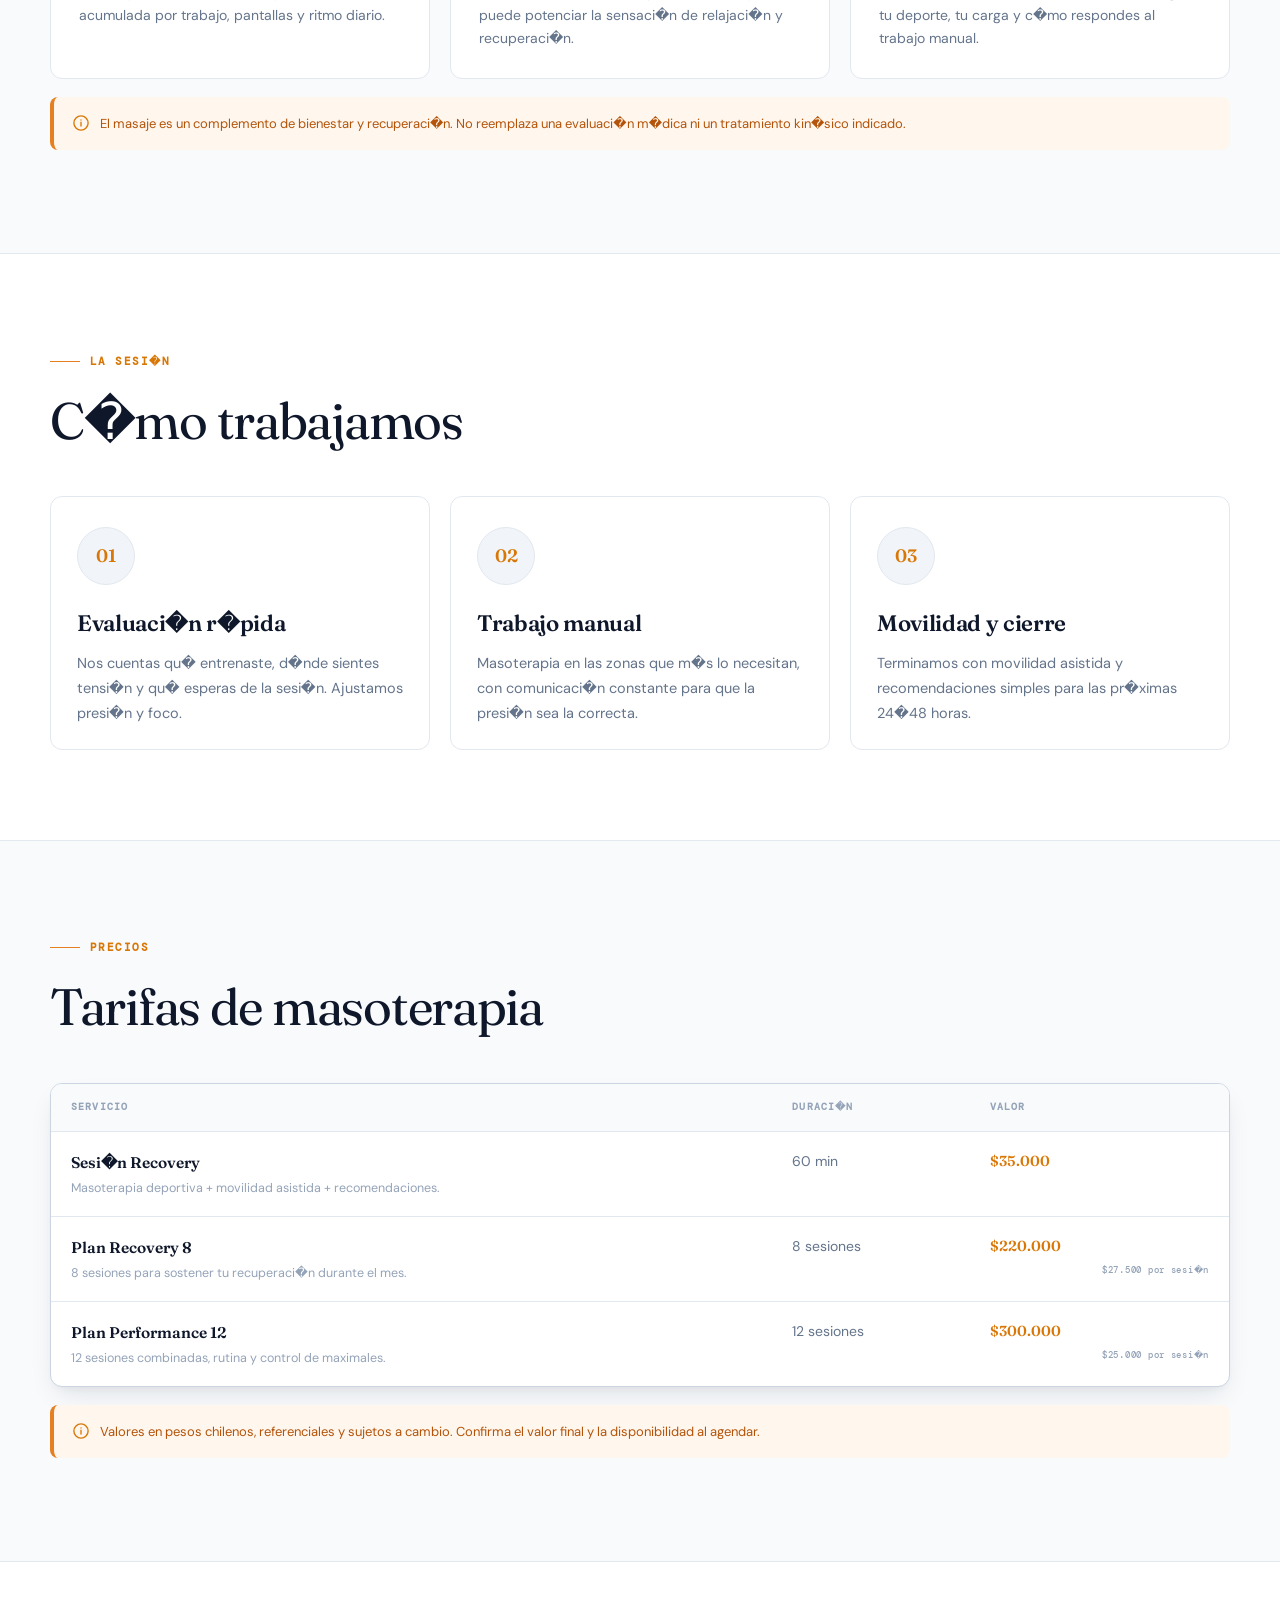
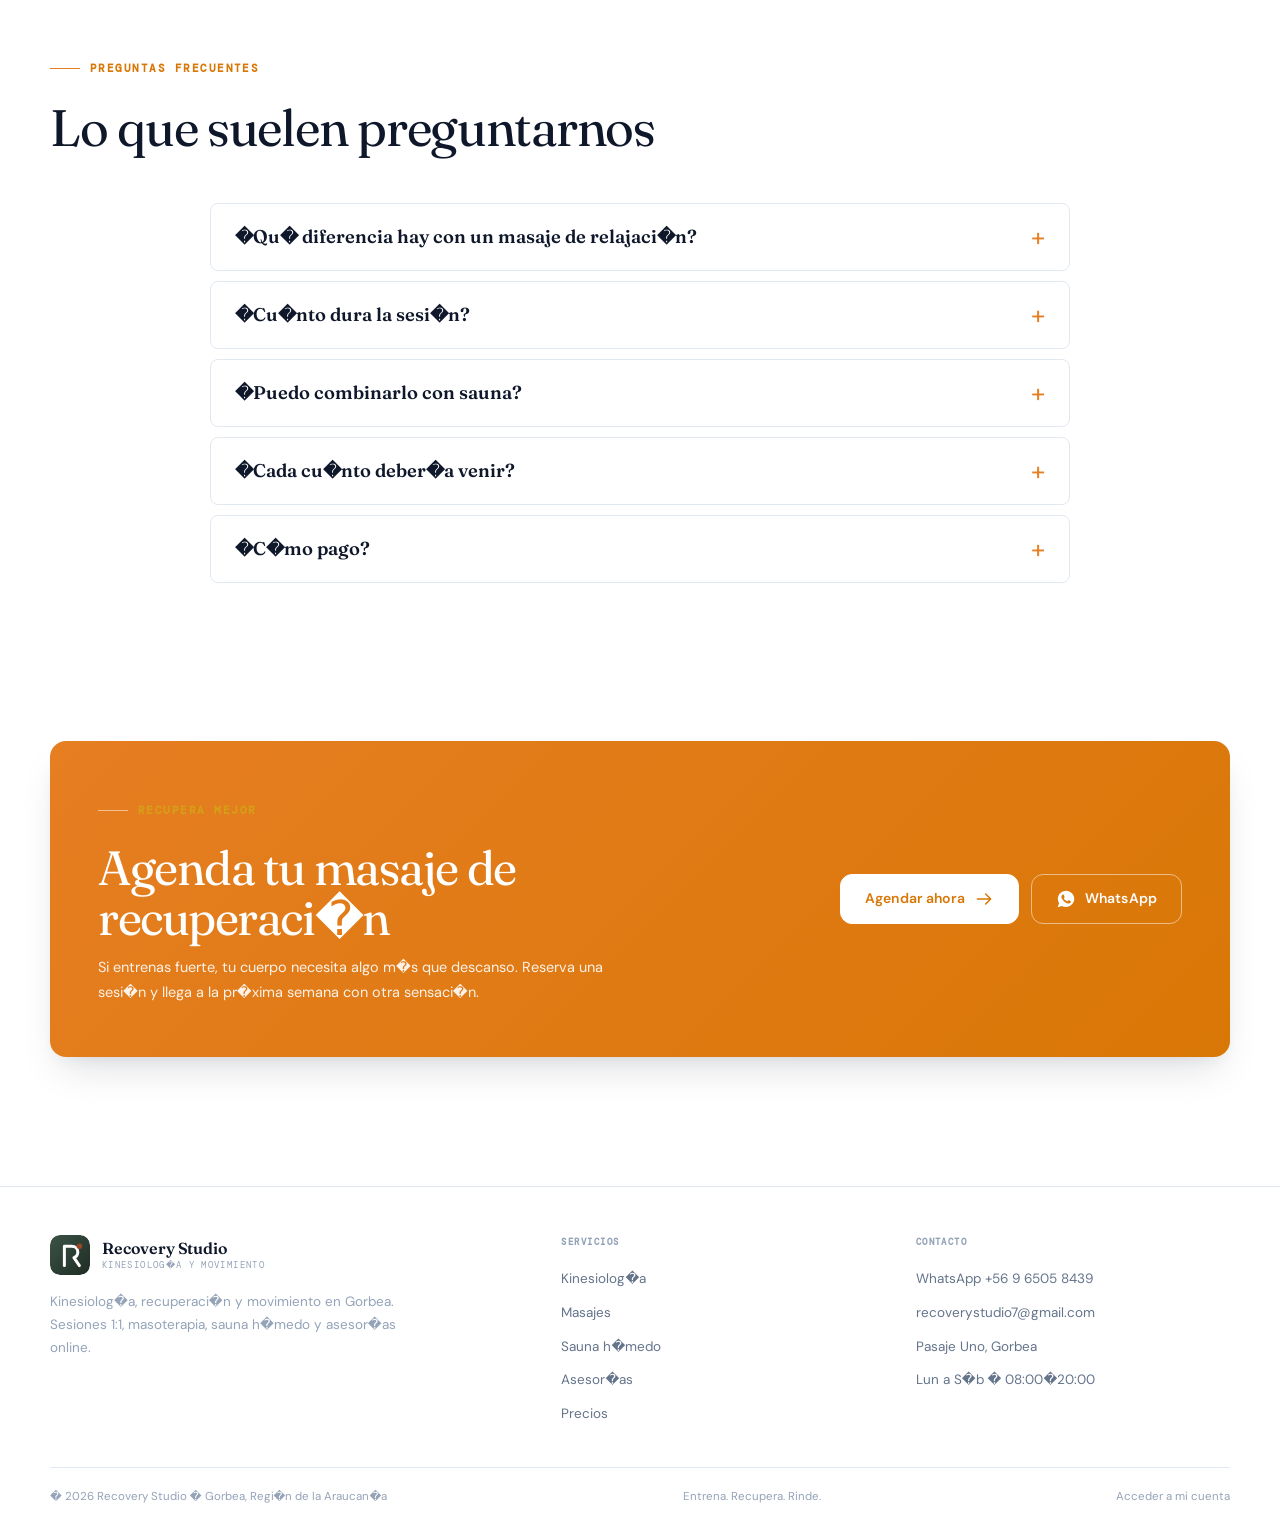
<file: masajes.html>
<!DOCTYPE html>
<html lang="es-CL">
<head>
  <meta charset="UTF-8">
  <meta name="viewport" content="width=device-width, initial-scale=1.0">
  <title>Masajes deportivos y masoterapia en Gorbea | Recovery Studio</title>
  <meta name="description" content="Masoterapia deportiva, descarga muscular y movilidad asistida para entrenar y recuperar mejor. Sesiones 1:1 en Gorbea, Regi�n de la Araucan�a.">
  <link rel="canonical" href="https://www.recoverystudio.cl/masajes.html">
  <meta name="theme-color" content="#E67E22">
  <meta property="og:type" content="website">
  <meta property="og:locale" content="es_CL">
  <meta property="og:site_name" content="Recovery Studio">
  <meta property="og:title" content="Masajes deportivos y masoterapia en Gorbea | Recovery Studio">
  <meta property="og:description" content="Masoterapia deportiva, descarga muscular y movilidad asistida para entrenar y recuperar mejor.">
  <meta property="og:url" content="https://www.recoverystudio.cl/masajes.html">
  <meta property="og:image" content="https://www.recoverystudio.cl/assets/og-image.png">
  <meta name="twitter:card" content="summary_large_image">
  <meta name="twitter:title" content="Masajes deportivos y masoterapia en Gorbea | Recovery Studio">
  <meta name="twitter:description" content="Masoterapia deportiva, descarga muscular y movilidad asistida para entrenar y recuperar mejor.">
  <link rel="icon" type="image/svg+xml" href="assets/icon.svg">
  <link rel="preconnect" href="https://fonts.googleapis.com">
  <link rel="preconnect" href="https://fonts.gstatic.com" crossorigin>
  <link href="https://fonts.googleapis.com/css2?family=DM+Sans:wght@400;500;600;700&family=DM+Mono:wght@400;500&family=Fraunces:ital,opsz,wght@0,9..144,300..700;1,9..144,300..700&display=swap" rel="stylesheet">
  <link rel="stylesheet" href="assets/css/landing.css?v=4">
  <script type="application/ld+json">
  {
    "@context": "https://schema.org",
    "@type": "LocalBusiness",
    "name": "Recovery Studio",
    "url": "https://www.recoverystudio.cl/",
    "image": "https://www.recoverystudio.cl/assets/icon.svg",
    "telephone": "+56965058439",
    "email": "recoverystudio7@gmail.com",
    "address": {
      "@type": "PostalAddress",
      "streetAddress": "Pasaje Uno",
      "addressLocality": "Gorbea",
      "addressRegion": "Regi�n de la Araucan�a",
      "addressCountry": "CL"
    },
    "areaServed": "Gorbea, Regi�n de la Araucan�a",
    "priceRange": "$$",
    "openingHours": "Mo-Sa 08:00-20:00"
  }
  </script>
  <script type="application/ld+json">
  {
    "@context": "https://schema.org",
    "@type": "Service",
    "name": "Masoterapia y masajes deportivos",
    "serviceType": "Masaje deportivo",
    "provider": {
      "@type": "LocalBusiness",
      "name": "Recovery Studio",
      "url": "https://www.recoverystudio.cl/"
    },
    "areaServed": "Gorbea, Regi�n de la Araucan�a",
    "description": "Masoterapia deportiva, descarga muscular y movilidad asistida para recuperaci�n post-entrenamiento."
  }
  </script>
  <script type="application/ld+json">
  {
    "@context": "https://schema.org",
    "@type": "FAQPage",
    "mainEntity": [
      {
        "@type": "Question",
        "name": "�Qu� diferencia hay entre un masaje deportivo y un masaje relajaci�n?",
        "acceptedAnswer": {
          "@type": "Answer",
          "text": "El masaje deportivo trabaja la tensi�n asociada a la carga de entrenamiento y busca apoyar la recuperaci�n. No es un masaje de relajaci�n profunda ni un tratamiento m�dico."
        }
      },
      {
        "@type": "Question",
        "name": "�Cu�nto dura la sesi�n?",
        "acceptedAnswer": {
          "@type": "Answer",
          "text": "La sesi�n Recovery dura 60 minutos e incluye evaluaci�n r�pida, masoterapia, movilidad asistida y recomendaciones post sesi�n."
        }
      },
      {
        "@type": "Question",
        "name": "�Puedo combinarlo con sauna?",
        "acceptedAnswer": {
          "@type": "Answer",
          "text": "S�, siempre con hidrataci�n y respetando tus tiempos. Si tienes alguna condici�n de salud, consulta antes con tu m�dico."
        }
      },
      {
        "@type": "Question",
        "name": "�Cada cu�nto deber�a hacerme un masaje?",
        "acceptedAnswer": {
          "@type": "Answer",
          "text": "Depende de tu carga de entrenamiento y de c�mo te sientes. En la primera sesi�n definimos una frecuencia razonable y la ajustamos seg�n tu respuesta."
        }
      }
    ]
  }
  </script>
</head>
<body class="landing-body">
  <a class="skip-link" href="#contenido">Ir al contenido</a>

  <svg width="0" height="0" style="position:absolute" aria-hidden="true">
    <symbol id="i-check" viewBox="0 0 24 24"><path d="m4 12.5 5 5L20 6.5"/></symbol>
    <symbol id="i-check-circle" viewBox="0 0 24 24"><circle cx="12" cy="12" r="9.5"/><path d="m8 12 2.8 2.8L16.5 9"/></symbol>
    <symbol id="i-arrow" viewBox="0 0 24 24"><path d="M4 12h16M14 6l6 6-6 6"/></symbol>
    <symbol id="i-whatsapp" viewBox="0 0 24 24"><path fill="currentColor" stroke="none" d="M12.04 2C6.6 2 2.2 6.4 2.2 11.84c0 1.94.56 3.74 1.54 5.28L2 22l5.02-1.72a9.8 9.8 0 0 0 5.02 1.38h.01c5.44 0 9.84-4.4 9.84-9.84C21.89 6.4 17.48 2 12.04 2Zm5.75 14.02c-.24.68-1.4 1.3-1.93 1.35-.53.05-1.02.24-3.42-.72-2.9-1.14-4.7-4.12-4.85-4.32-.14-.2-1.15-1.53-1.15-2.92 0-1.39.73-2.07 1-2.35.26-.28.57-.35.76-.35l.55.01c.18 0 .41-.07.64.49.24.58.81 1.98.88 2.12.07.14.12.31.02.5-.1.2-.15.31-.29.48l-.43.5c-.14.14-.29.29-.12.57.17.29.74 1.21 1.58 1.96 1.08.96 1.99 1.26 2.27 1.4.28.14.44.12.6-.07.17-.2.7-.81.88-1.09.18-.28.36-.23.6-.14.25.09 1.56.74 1.83.87.27.14.45.2.52.32.07.12.07.7-.17 1.38Z"/></symbol>
    <symbol id="i-calendar" viewBox="0 0 24 24"><rect x="3" y="4.5" width="18" height="17" rx="2.5"/><path d="M8 2.5v4M16 2.5v4M3 9.5h18"/></symbol>
    <symbol id="i-heart" viewBox="0 0 24 24"><path d="M20.8 4.6a5.5 5.5 0 0 0-7.8 0L12 5.6l-1-1a5.5 5.5 0 0 0-7.8 7.8l1 1L12 21l7.8-7.6 1-1a5.5 5.5 0 0 0 0-7.8Z"/></symbol>
    <symbol id="i-activity" viewBox="0 0 24 24"><path d="M22 12h-4l-3 8L9 4l-3 8H2"/></symbol>
    <symbol id="i-droplet" viewBox="0 0 24 24"><path d="M12 2.5S5.5 9.2 5.5 14a6.5 6.5 0 0 0 13 0c0-4.8-6.5-11.5-6.5-11.5Z"/></symbol>
    <symbol id="i-moon" viewBox="0 0 24 24"><path d="M21 12.8A8.5 8.5 0 1 1 11.2 3a7 7 0 0 0 9.8 9.8Z"/></symbol>
    <symbol id="i-shield" viewBox="0 0 24 24"><path d="M12 22s8-3.5 8-10V5l-8-3-8 3v7c0 6.5 8 10 8 10Z"/><path d="m8.5 11.5 2.5 2.5 4.5-5"/></symbol>
    <symbol id="i-info" viewBox="0 0 24 24"><circle cx="12" cy="12" r="9.5"/><path d="M12 11v5M12 8h.01"/></symbol>
    <symbol id="i-clock" viewBox="0 0 24 24"><circle cx="12" cy="12" r="9.5"/><path d="M12 6.5V12l3.5 2"/></symbol>
    <symbol id="i-waves" viewBox="0 0 24 24"><path d="M2 8c2.5 0 2.5-2 5-2s2.5 2 5 2 2.5-2 5-2 2.5 2 5 2"/><path d="M2 14c2.5 0 2.5-2 5-2s2.5 2 5 2 2.5-2 5-2 2.5 2 5 2"/><path d="M2 20c2.5 0 2.5-2 5-2s2.5 2 5 2 2.5-2 5-2 2.5 2 5 2"/></symbol>
  </svg>

  <header class="site-header">
    <div class="wrap header-inner">
      <a class="brand" href="./index.html" aria-label="Recovery Studio � inicio">
        <img src="assets/icon.svg" alt="" width="42" height="42">
        <span><strong>Recovery Studio</strong><small>Kinesiolog�a y movimiento</small></span>
      </a>
      <nav class="nav-links" aria-label="Servicios">
        <a href="kinesiologia.html">Kinesiolog�a</a>
        <a href="masajes.html" aria-current="page">Masajes</a>
        <a href="sauna.html">Sauna</a>
        <a href="asesorias.html">Asesor�as</a>
        <a href="precios.html">Precios</a>
      </nav>
      <div class="header-actions">
        <a class="btn btn-ghost btn-sm" href="https://wa.me/56965058439?text=Hola%20Recovery%20Studio%2C%20quiero%20agendar%20un%20masaje." target="_blank" rel="noopener">
          <svg class="ico ico-solid" width="16" height="16"><use href="#i-whatsapp"/></svg> WhatsApp
        </a>
        <a class="btn btn-primary btn-sm" href="./index.html#/agendar">Agendar</a>
      </div>
    </div>
  </header>

  <main id="contenido">
    <section class="hero">
      <div class="wrap hero-grid">
        <div>
          <span class="eyebrow orange"><svg class="ico" width="14" height="14"><use href="#i-heart"/></svg> Masoterapia � Recuperaci�n</span>
          <h1>Suelta lo que el entrenamiento<br><em>te va dejando.</em></h1>
          <p class="lead">Masoterapia deportiva, descarga muscular y movilidad asistida para que tu cuerpo aguante la carga de la semana. Sesiones 1:1 en Gorbea, Regi�n de la Araucan�a.</p>
          <div class="hero-actions">
            <a class="btn btn-accent" href="./index.html#/agendar">Agendar sesi�n <svg class="ico" width="17" height="17"><use href="#i-arrow"/></svg></a>
            <a class="btn btn-outline" href="https://wa.me/56965058439?text=Hola%20Recovery%20Studio%2C%20quiero%20agendar%20un%20masaje." target="_blank" rel="noopener">
              <svg class="ico ico-solid" width="17" height="17"><use href="#i-whatsapp"/></svg> Preguntar por WhatsApp
            </a>
          </div>
          <ul class="hero-points">
            <li><svg class="ico"><use href="#i-check-circle"/></svg> Sesi�n de 60 minutos, atenci�n 1:1.</li>
            <li><svg class="ico"><use href="#i-check-circle"/></svg> Masoterapia + movilidad + recomendaciones.</li>
            <li><svg class="ico"><use href="#i-check-circle"/></svg> Ideal como cierre de una semana de carga.</li>
            <li><svg class="ico"><use href="#i-check-circle"/></svg> Se puede combinar con sauna h�medo.</li>
          </ul>
        </div>
        <aside class="hero-card" aria-label="Valores referenciales de masajes">
          <div class="hero-card-head">
            <div><h2>Valores referenciales</h2><p>Precios en CLP � sesi�n 1:1</p></div>
            <span class="hero-card-badge"><svg class="ico" width="12" height="12"><use href="#i-check"/></svg> Agenda abierta</span>
          </div>
          <div class="price-line"><span>Sesi�n Recovery � 60 min</span><strong>$35.000</strong></div>
          <div class="price-line"><span>Plan Recovery 8</span><strong>$220.000</strong></div>
          <div class="price-line"><span>Plan Performance 12</span><strong>$300.000</strong></div>
          <div class="price-line"><span>Sauna h�medo</span><strong>Consultar</strong></div>
          <p class="hero-card-note"><svg class="ico"><use href="#i-info"/></svg> Valores referenciales. Confirma disponibilidad y condiciones al agendar.</p>
          <a class="btn btn-primary btn-block" href="./index.html#/agendar">Reservar mi hora <svg class="ico" width="17" height="17"><use href="#i-arrow"/></svg></a>
        </aside>
      </div>
    </section>

    <section class="section section-alt">
      <div class="wrap">
        <div class="section-head">
          <span class="eyebrow">Beneficios</span>
          <h2>Para qu� sirve un masaje de recuperaci�n</h2>
          <p>No es un lujo ni un premio: es una herramienta para que tu cuerpo tolere mejor el entrenamiento y llegues a la pr�xima sesi�n en mejores condiciones.</p>
        </div>
        <div class="grid-3">
          <article class="card">
            <span class="icon-badge blue"><svg class="ico"><use href="#i-activity"/></svg></span>
            <h3>Descarga muscular</h3>
            <p>Trabajamos zonas de tensi�n asociadas a tu carga de entrenamiento, con presi�n y ritmo adaptados a tu tolerancia.</p>
          </article>
          <article class="card">
            <span class="icon-badge orange"><svg class="ico"><use href="#i-waves"/></svg></span>
            <h3>Movilidad asistida</h3>
            <p>Combinamos masoterapia con movilidad para recuperar rango y sensaci�n de libertad en las articulaciones.</p>
          </article>
          <article class="card">
            <span class="icon-badge green"><svg class="ico"><use href="#i-moon"/></svg></span>
            <h3>Sensaci�n de descanso</h3>
            <p>Bajar el tono y salir con el cuerpo m�s liviano ayuda a dormir mejor y a llegar m�s entero a la semana.</p>
          </article>
          <article class="card">
            <span class="icon-badge blue"><svg class="ico"><use href="#i-heart"/></svg></span>
            <h3>Estr�s y tensi�n</h3>
            <p>El trabajo manual tambi�n baja la tensi�n acumulada por trabajo, pantallas y ritmo diario.</p>
          </article>
          <article class="card">
            <span class="icon-badge orange"><svg class="ico"><use href="#i-droplet"/></svg></span>
            <h3>Complemento del sauna</h3>
            <p>Una sesi�n de sauna despu�s del masaje puede potenciar la sensaci�n de relajaci�n y recuperaci�n.</p>
          </article>
          <article class="card">
            <span class="icon-badge green"><svg class="ico"><use href="#i-calendar"/></svg></span>
            <h3>Frecuencia a tu medida</h3>
            <p>Definimos cada cu�nto te conviene venir seg�n tu deporte, tu carga y c�mo respondes al trabajo manual.</p>
          </article>
        </div>
        <p class="note"><svg class="ico"><use href="#i-info"/></svg> El masaje es un complemento de bienestar y recuperaci�n. No reemplaza una evaluaci�n m�dica ni un tratamiento kin�sico indicado.</p>
      </div>
    </section>

    <section class="section">
      <div class="wrap">
        <div class="section-head">
          <span class="eyebrow orange">La sesi�n</span>
          <h2>C�mo trabajamos</h2>
        </div>
        <div class="steps">
          <article class="step">
            <h3>Evaluaci�n r�pida</h3>
            <p>Nos cuentas qu� entrenaste, d�nde sientes tensi�n y qu� esperas de la sesi�n. Ajustamos presi�n y foco.</p>
          </article>
          <article class="step">
            <h3>Trabajo manual</h3>
            <p>Masoterapia en las zonas que m�s lo necesitan, con comunicaci�n constante para que la presi�n sea la correcta.</p>
          </article>
          <article class="step">
            <h3>Movilidad y cierre</h3>
            <p>Terminamos con movilidad asistida y recomendaciones simples para las pr�ximas 24�48 horas.</p>
          </article>
        </div>
      </div>
    </section>

    <section class="section section-alt">
      <div class="wrap">
        <div class="section-head">
          <span class="eyebrow">Precios</span>
          <h2>Tarifas de masoterapia</h2>
        </div>
        <div class="price-table-wrap">
          <table class="price-table">
            <thead><tr><th>Servicio</th><th>Duraci�n</th><th>Valor</th></tr></thead>
            <tbody>
              <tr><td><strong>Sesi�n Recovery</strong><small>Masoterapia deportiva + movilidad asistida + recomendaciones.</small></td><td>60 min</td><td class="amount">$35.000</td></tr>
              <tr><td><strong>Plan Recovery 8</strong><small>8 sesiones para sostener tu recuperaci�n durante el mes.</small></td><td>8 sesiones</td><td class="amount">$220.000<small>$27.500 por sesi�n</small></td></tr>
              <tr><td><strong>Plan Performance 12</strong><small>12 sesiones combinadas, rutina y control de maximales.</small></td><td>12 sesiones</td><td class="amount">$300.000<small>$25.000 por sesi�n</small></td></tr>
            </tbody>
          </table>
        </div>
        <p class="note"><svg class="ico"><use href="#i-info"/></svg> Valores en pesos chilenos, referenciales y sujetos a cambio. Confirma el valor final y la disponibilidad al agendar.</p>
      </div>
    </section>

    <section class="section">
      <div class="wrap">
        <div class="section-head">
          <span class="eyebrow">Preguntas frecuentes</span>
          <h2>Lo que suelen preguntarnos</h2>
        </div>
        <div class="faq">
          <details>
            <summary>�Qu� diferencia hay con un masaje de relajaci�n?</summary>
            <p>El masaje deportivo trabaja la tensi�n asociada a la carga de entrenamiento y busca apoyar la recuperaci�n. No es un masaje de relajaci�n profunda ni un tratamiento m�dico.</p>
          </details>
          <details>
            <summary>�Cu�nto dura la sesi�n?</summary>
            <p>La sesi�n Recovery dura 60 minutos e incluye evaluaci�n r�pida, masoterapia, movilidad asistida y recomendaciones post sesi�n.</p>
          </details>
          <details>
            <summary>�Puedo combinarlo con sauna?</summary>
            <p>S�, siempre con hidrataci�n y respetando tus tiempos. Si tienes alguna condici�n de salud, consulta antes con tu m�dico.</p>
          </details>
          <details>
            <summary>�Cada cu�nto deber�a venir?</summary>
            <p>Depende de tu carga de entrenamiento y de c�mo te sientes. En la primera sesi�n definimos una frecuencia razonable y la ajustamos seg�n tu respuesta.</p>
          </details>
          <details>
            <summary>�C�mo pago?</summary>
            <p>Puedes pagar por transferencia o con el link de MercadoPago que te compartimos al agendar. Tambi�n puedes comprar un plan y usar tus sesiones.</p>
          </details>
        </div>
      </div>
    </section>

    <section class="section tight">
      <div class="wrap">
        <div class="cta-band">
          <div>
            <span class="eyebrow">Recupera mejor</span>
            <h2>Agenda tu masaje de recuperaci�n</h2>
            <p>Si entrenas fuerte, tu cuerpo necesita algo m�s que descanso. Reserva una sesi�n y llega a la pr�xima semana con otra sensaci�n.</p>
          </div>
          <div class="cta-actions">
            <a class="btn btn-accent" href="./index.html#/agendar">Agendar ahora <svg class="ico" width="17" height="17"><use href="#i-arrow"/></svg></a>
            <a class="btn btn-outline" href="https://wa.me/56965058439?text=Hola%20Recovery%20Studio%2C%20quiero%20agendar%20un%20masaje." target="_blank" rel="noopener"><svg class="ico ico-solid" width="17" height="17"><use href="#i-whatsapp"/></svg> WhatsApp</a>
          </div>
        </div>
      </div>
    </section>
  </main>

  <footer class="site-footer">
    <div class="wrap">
      <div class="footer-grid">
        <div class="footer-brand">
          <a class="brand" href="./index.html" aria-label="Recovery Studio � inicio">
            <img src="assets/icon.svg" alt="" width="42" height="42">
            <span><strong>Recovery Studio</strong><small>Kinesiolog�a y movimiento</small></span>
          </a>
          <p>Kinesiolog�a, recuperaci�n y movimiento en Gorbea. Sesiones 1:1, masoterapia, sauna h�medo y asesor�as online.</p>
        </div>
        <div class="footer-col">
          <h3>Servicios</h3>
          <a href="kinesiologia.html">Kinesiolog�a</a>
          <a href="masajes.html">Masajes</a>
          <a href="sauna.html">Sauna h�medo</a>
          <a href="asesorias.html">Asesor�as</a>
          <a href="precios.html">Precios</a>
        </div>
        <div class="footer-col">
          <h3>Contacto</h3>
          <a href="https://wa.me/56965058439" target="_blank" rel="noopener">WhatsApp +56 9 6505 8439</a>
          <a href="mailto:recoverystudio7@gmail.com">recoverystudio7@gmail.com</a>
          <span>Pasaje Uno, Gorbea</span>
          <span>Lun a S�b � 08:00�20:00</span>
        </div>
      </div>
      <div class="footer-bottom">
        <span>� 2026 Recovery Studio � Gorbea, Regi�n de la Araucan�a</span>
        <span>Entrena. Recupera. Rinde.</span>
        <a href="./index.html#/login">Acceder a mi cuenta</a>
      </div>
    </div>
  </footer>
</body>
</html>
</file>
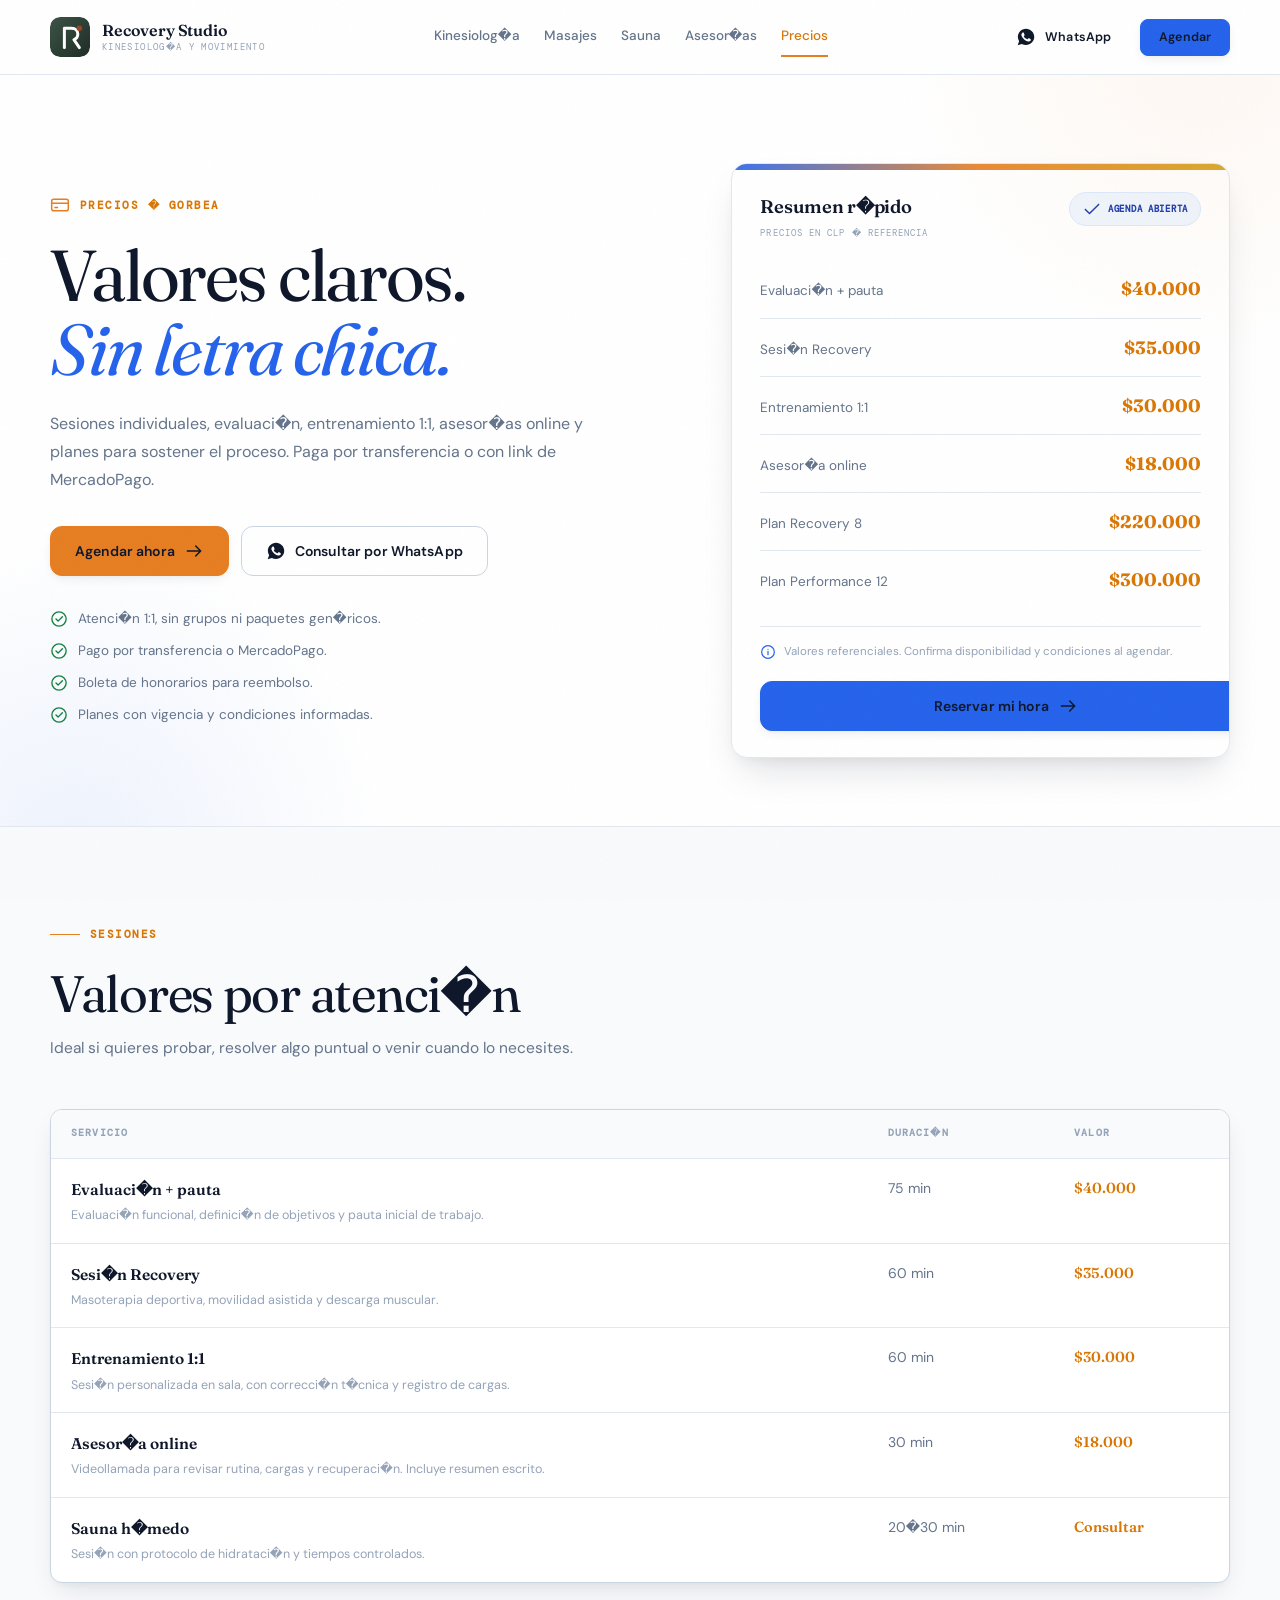
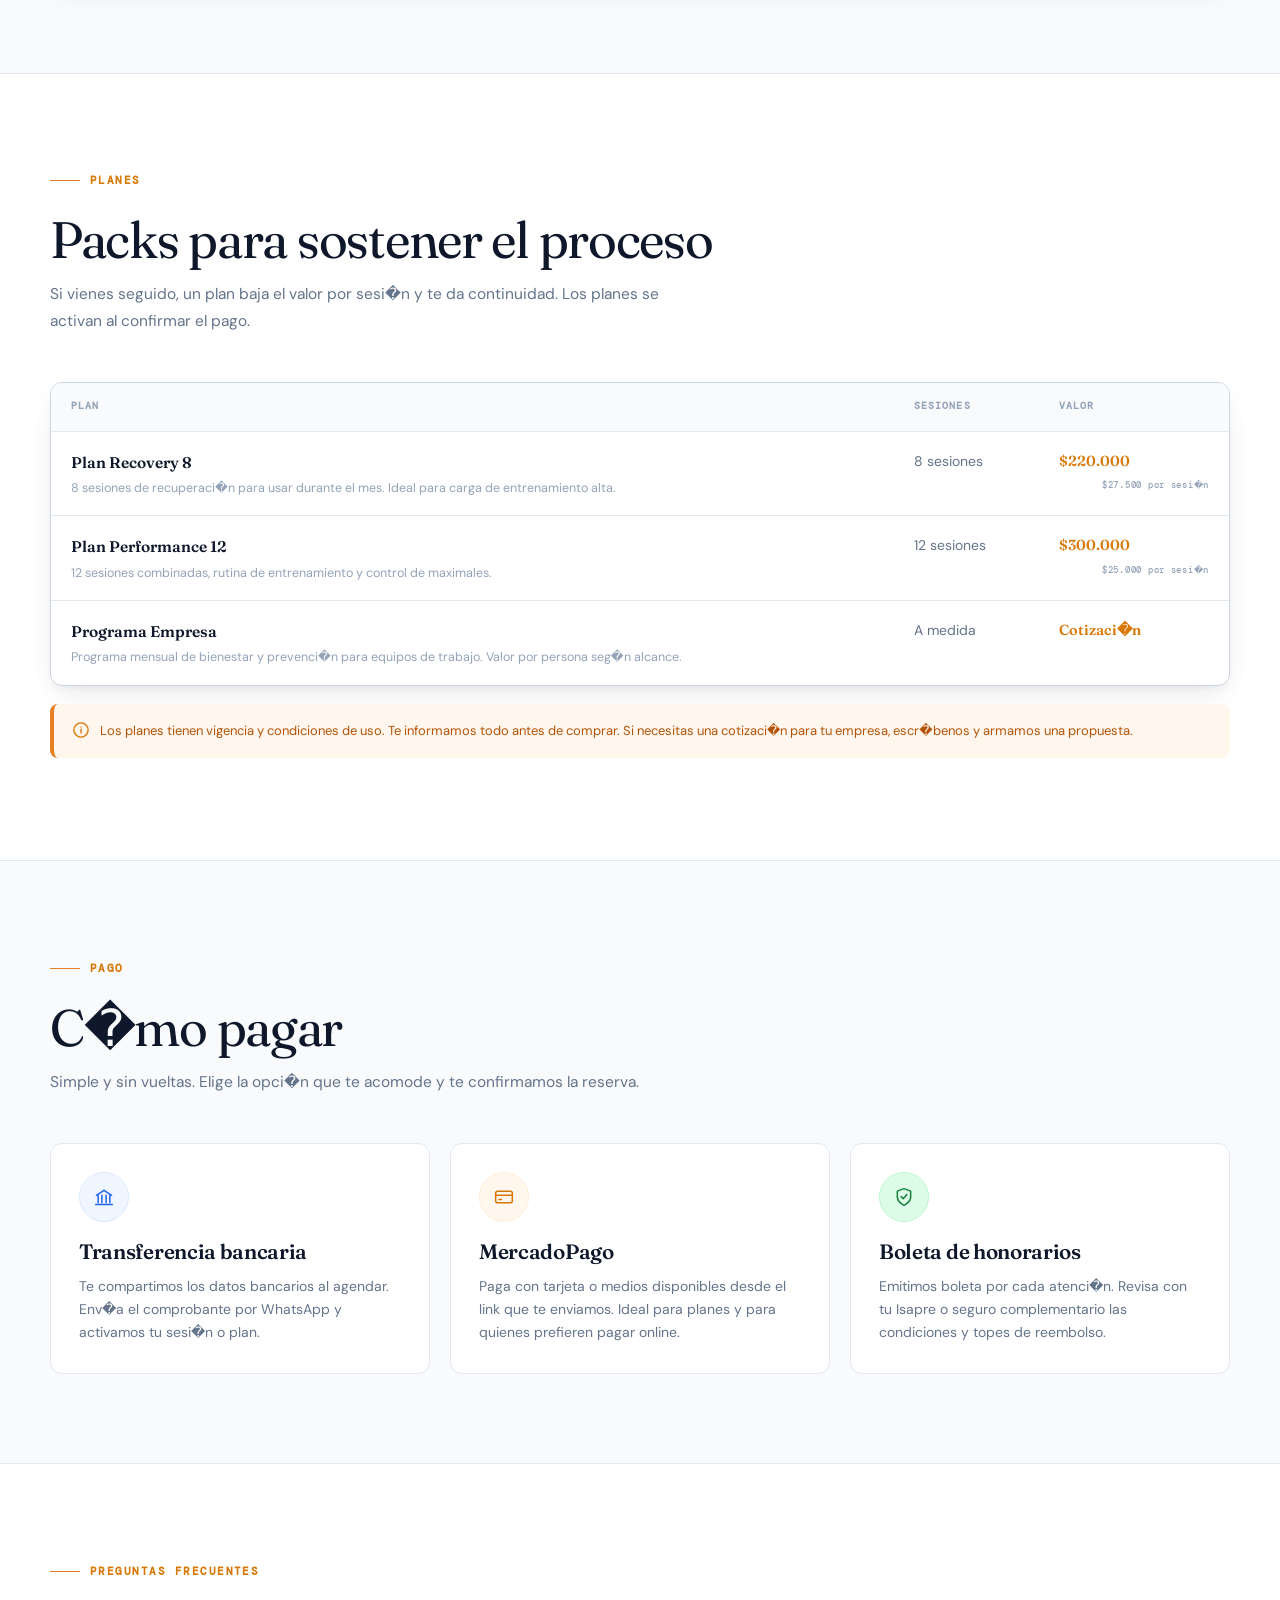
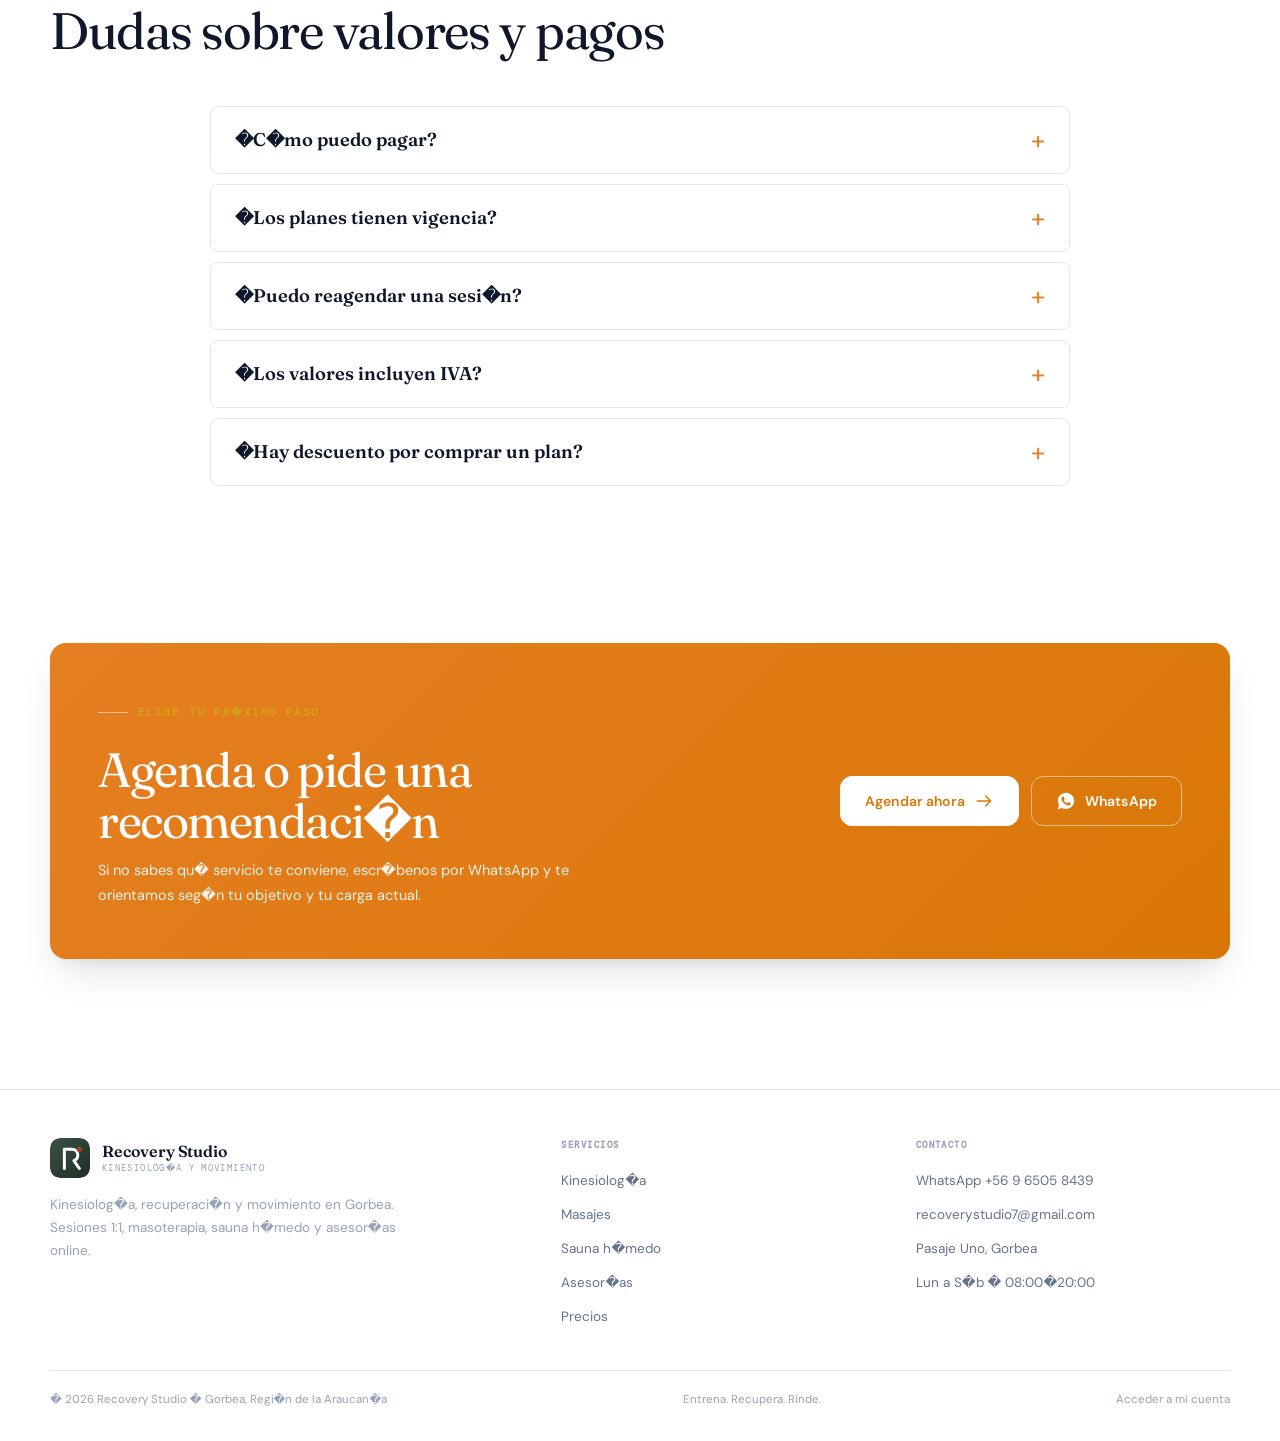
<file: precios.html>
<!DOCTYPE html>
<html lang="es-CL">
<head>
  <meta charset="UTF-8">
  <meta name="viewport" content="width=device-width, initial-scale=1.0">
  <title>Precios de kinesiolog�a, masajes y planes | Recovery Studio</title>
  <meta name="description" content="Valores de sesiones, evaluaci�n, entrenamiento 1:1, asesor�as online y planes de recuperaci�n en Gorbea. Precios claros y pago por transferencia o MercadoPago.">
  <link rel="canonical" href="https://www.recoverystudio.cl/precios.html">
  <meta name="theme-color" content="#D4A017">
  <meta property="og:type" content="website">
  <meta property="og:locale" content="es_CL">
  <meta property="og:site_name" content="Recovery Studio">
  <meta property="og:title" content="Precios de kinesiolog�a, masajes y planes | Recovery Studio">
  <meta property="og:description" content="Valores de sesiones, evaluaci�n, entrenamiento 1:1, asesor�as online y planes de recuperaci�n en Gorbea.">
  <meta property="og:url" content="https://www.recoverystudio.cl/precios.html">
  <meta property="og:image" content="https://www.recoverystudio.cl/assets/og-image.png">
  <meta name="twitter:card" content="summary_large_image">
  <meta name="twitter:title" content="Precios de kinesiolog�a, masajes y planes | Recovery Studio">
  <meta name="twitter:description" content="Valores de sesiones, evaluaci�n, entrenamiento 1:1, asesor�as online y planes de recuperaci�n en Gorbea.">
  <link rel="icon" type="image/svg+xml" href="assets/icon.svg">
  <link rel="preconnect" href="https://fonts.googleapis.com">
  <link rel="preconnect" href="https://fonts.gstatic.com" crossorigin>
  <link href="https://fonts.googleapis.com/css2?family=DM+Sans:wght@400;500;600;700&family=DM+Mono:wght@400;500&family=Fraunces:ital,opsz,wght@0,9..144,300..700;1,9..144,300..700&display=swap" rel="stylesheet">
  <link rel="stylesheet" href="assets/css/landing.css?v=4">
  <script type="application/ld+json">
  {
    "@context": "https://schema.org",
    "@type": "LocalBusiness",
    "name": "Recovery Studio",
    "url": "https://www.recoverystudio.cl/",
    "image": "https://www.recoverystudio.cl/assets/icon.svg",
    "telephone": "+56965058439",
    "email": "recoverystudio7@gmail.com",
    "address": {
      "@type": "PostalAddress",
      "streetAddress": "Pasaje Uno",
      "addressLocality": "Gorbea",
      "addressRegion": "Regi�n de la Araucan�a",
      "addressCountry": "CL"
    },
    "areaServed": "Gorbea, Regi�n de la Araucan�a",
    "priceRange": "$$",
    "openingHours": "Mo-Sa 08:00-20:00"
  }
  </script>
  <script type="application/ld+json">
  {
    "@context": "https://schema.org",
    "@type": "FAQPage",
    "mainEntity": [
      {
        "@type": "Question",
        "name": "�C�mo puedo pagar?",
        "acceptedAnswer": {
          "@type": "Answer",
          "text": "Puedes pagar por transferencia bancaria o con link de MercadoPago. Para planes y packs tambi�n puedes pagar online antes de la primera sesi�n. Emitimos boleta de honorarios."
        }
      },
      {
        "@type": "Question",
        "name": "�Los planes tienen vigencia?",
        "acceptedAnswer": {
          "@type": "Answer",
          "text": "S�. Los planes tienen vigencia y condiciones de uso que se informan al momento de la compra. Se activan al confirmar el pago."
        }
      },
      {
        "@type": "Question",
        "name": "�Puedo reagendar una sesi�n?",
        "acceptedAnswer": {
          "@type": "Answer",
          "text": "S�, con al menos 12 horas de anticipaci�n. Los cambios dentro de ese plazo pueden quedar sujetos a disponibilidad."
        }
      },
      {
        "@type": "Question",
        "name": "�Los valores incluyen IVA?",
        "acceptedAnswer": {
          "@type": "Answer",
          "text": "Los valores publicados son referenciales en pesos chilenos. Recovery Studio emite boleta de honorarios, por lo que no se agrega IVA al valor de la sesi�n."
        }
      }
    ]
  }
  </script>
</head>
<body class="landing-body">
  <a class="skip-link" href="#contenido">Ir al contenido</a>

  <svg width="0" height="0" style="position:absolute" aria-hidden="true">
    <symbol id="i-check" viewBox="0 0 24 24"><path d="m4 12.5 5 5L20 6.5"/></symbol>
    <symbol id="i-check-circle" viewBox="0 0 24 24"><circle cx="12" cy="12" r="9.5"/><path d="m8 12 2.8 2.8L16.5 9"/></symbol>
    <symbol id="i-arrow" viewBox="0 0 24 24"><path d="M4 12h16M14 6l6 6-6 6"/></symbol>
    <symbol id="i-whatsapp" viewBox="0 0 24 24"><path fill="currentColor" stroke="none" d="M12.04 2C6.6 2 2.2 6.4 2.2 11.84c0 1.94.56 3.74 1.54 5.28L2 22l5.02-1.72a9.8 9.8 0 0 0 5.02 1.38h.01c5.44 0 9.84-4.4 9.84-9.84C21.89 6.4 17.48 2 12.04 2Zm5.75 14.02c-.24.68-1.4 1.3-1.93 1.35-.53.05-1.02.24-3.42-.72-2.9-1.14-4.7-4.12-4.85-4.32-.14-.2-1.15-1.53-1.15-2.92 0-1.39.73-2.07 1-2.35.26-.28.57-.35.76-.35l.55.01c.18 0 .41-.07.64.49.24.58.81 1.98.88 2.12.07.14.12.31.02.5-.1.2-.15.31-.29.48l-.43.5c-.14.14-.29.29-.12.57.17.29.74 1.21 1.58 1.96 1.08.96 1.99 1.26 2.27 1.4.28.14.44.12.6-.07.17-.2.7-.81.88-1.09.18-.28.36-.23.6-.14.25.09 1.56.74 1.83.87.27.14.45.2.52.32.07.12.07.7-.17 1.38Z"/></symbol>
    <symbol id="i-calendar" viewBox="0 0 24 24"><rect x="3" y="4.5" width="18" height="17" rx="2.5"/><path d="M8 2.5v4M16 2.5v4M3 9.5h18"/></symbol>
    <symbol id="i-credit-card" viewBox="0 0 24 24"><rect x="2" y="5" width="20" height="14" rx="2.5"/><path d="M2 10h20"/><path d="M6 15h3"/></symbol>
    <symbol id="i-bank" viewBox="0 0 24 24"><path d="M3 10l9-6 9 6"/><path d="M5 10v9M9.5 10v9M14.5 10v9M19 10v9"/><path d="M2 21h20"/></symbol>
    <symbol id="i-layers" viewBox="0 0 24 24"><path d="m12 2 9 5-9 5-9-5 9-5Z"/><path d="m3 12 9 5 9-5"/><path d="m3 17 9 5 9-5"/></symbol>
    <symbol id="i-shield" viewBox="0 0 24 24"><path d="M12 22s8-3.5 8-10V5l-8-3-8 3v7c0 6.5 8 10 8 10Z"/><path d="m8.5 11.5 2.5 2.5 4.5-5"/></symbol>
    <symbol id="i-info" viewBox="0 0 24 24"><circle cx="12" cy="12" r="9.5"/><path d="M12 11v5M12 8h.01"/></symbol>
    <symbol id="i-clock" viewBox="0 0 24 24"><circle cx="12" cy="12" r="9.5"/><path d="M12 6.5V12l3.5 2"/></symbol>
    <symbol id="i-briefcase" viewBox="0 0 24 24"><rect x="2.5" y="7" width="19" height="13" rx="2.5"/><path d="M8.5 7V5a2 2 0 0 1 2-2h3a2 2 0 0 1 2 2v2"/><path d="M2.5 12.5h19"/></symbol>
    <symbol id="i-droplet" viewBox="0 0 24 24"><path d="M12 2.5S5.5 9.2 5.5 14a6.5 6.5 0 0 0 13 0c0-4.8-6.5-11.5-6.5-11.5Z"/></symbol>
    <symbol id="i-activity" viewBox="0 0 24 24"><path d="M22 12h-4l-3 8L9 4l-3 8H2"/></symbol>
  </svg>

  <header class="site-header">
    <div class="wrap header-inner">
      <a class="brand" href="./index.html" aria-label="Recovery Studio � inicio">
        <img src="assets/icon.svg" alt="" width="42" height="42">
        <span><strong>Recovery Studio</strong><small>Kinesiolog�a y movimiento</small></span>
      </a>
      <nav class="nav-links" aria-label="Servicios">
        <a href="kinesiologia.html">Kinesiolog�a</a>
        <a href="masajes.html">Masajes</a>
        <a href="sauna.html">Sauna</a>
        <a href="asesorias.html">Asesor�as</a>
        <a href="precios.html" aria-current="page">Precios</a>
      </nav>
      <div class="header-actions">
        <a class="btn btn-ghost btn-sm" href="https://wa.me/56965058439?text=Hola%20Recovery%20Studio%2C%20quiero%20consultar%20por%20valores." target="_blank" rel="noopener">
          <svg class="ico ico-solid" width="16" height="16"><use href="#i-whatsapp"/></svg> WhatsApp
        </a>
        <a class="btn btn-primary btn-sm" href="./index.html#/agendar">Agendar</a>
      </div>
    </div>
  </header>

  <main id="contenido">
    <section class="hero">
      <div class="wrap hero-grid">
        <div>
          <span class="eyebrow"><svg class="ico" width="14" height="14"><use href="#i-credit-card"/></svg> Precios � Gorbea</span>
          <h1>Valores claros.<br><em>Sin letra chica.</em></h1>
          <p class="lead">Sesiones individuales, evaluaci�n, entrenamiento 1:1, asesor�as online y planes para sostener el proceso. Paga por transferencia o con link de MercadoPago.</p>
          <div class="hero-actions">
            <a class="btn btn-accent" href="./index.html#/agendar">Agendar ahora <svg class="ico" width="17" height="17"><use href="#i-arrow"/></svg></a>
            <a class="btn btn-outline" href="https://wa.me/56965058439?text=Hola%20Recovery%20Studio%2C%20quiero%20consultar%20por%20valores%20y%20disponibilidad." target="_blank" rel="noopener">
              <svg class="ico ico-solid" width="17" height="17"><use href="#i-whatsapp"/></svg> Consultar por WhatsApp
            </a>
          </div>
          <ul class="hero-points">
            <li><svg class="ico"><use href="#i-check-circle"/></svg> Atenci�n 1:1, sin grupos ni paquetes gen�ricos.</li>
            <li><svg class="ico"><use href="#i-check-circle"/></svg> Pago por transferencia o MercadoPago.</li>
            <li><svg class="ico"><use href="#i-check-circle"/></svg> Boleta de honorarios para reembolso.</li>
            <li><svg class="ico"><use href="#i-check-circle"/></svg> Planes con vigencia y condiciones informadas.</li>
          </ul>
        </div>
        <aside class="hero-card" aria-label="Resumen de precios">
          <div class="hero-card-head">
            <div><h2>Resumen r�pido</h2><p>Precios en CLP � referencia</p></div>
            <span class="hero-card-badge"><svg class="ico" width="12" height="12"><use href="#i-check"/></svg> Agenda abierta</span>
          </div>
          <div class="price-line"><span>Evaluaci�n + pauta</span><strong>$40.000</strong></div>
          <div class="price-line"><span>Sesi�n Recovery</span><strong>$35.000</strong></div>
          <div class="price-line"><span>Entrenamiento 1:1</span><strong>$30.000</strong></div>
          <div class="price-line"><span>Asesor�a online</span><strong>$18.000</strong></div>
          <div class="price-line"><span>Plan Recovery 8</span><strong>$220.000</strong></div>
          <div class="price-line"><span>Plan Performance 12</span><strong>$300.000</strong></div>
          <p class="hero-card-note"><svg class="ico"><use href="#i-info"/></svg> Valores referenciales. Confirma disponibilidad y condiciones al agendar.</p>
          <a class="btn btn-primary btn-block" href="./index.html#/agendar">Reservar mi hora <svg class="ico" width="17" height="17"><use href="#i-arrow"/></svg></a>
        </aside>
      </div>
    </section>

    <section class="section section-alt">
      <div class="wrap">
        <div class="section-head">
          <span class="eyebrow">Sesiones</span>
          <h2>Valores por atenci�n</h2>
          <p>Ideal si quieres probar, resolver algo puntual o venir cuando lo necesites.</p>
        </div>
        <div class="price-table-wrap">
          <table class="price-table">
            <thead><tr><th>Servicio</th><th>Duraci�n</th><th>Valor</th></tr></thead>
            <tbody>
              <tr><td><strong>Evaluaci�n + pauta</strong><small>Evaluaci�n funcional, definici�n de objetivos y pauta inicial de trabajo.</small></td><td>75 min</td><td class="amount">$40.000</td></tr>
              <tr><td><strong>Sesi�n Recovery</strong><small>Masoterapia deportiva, movilidad asistida y descarga muscular.</small></td><td>60 min</td><td class="amount">$35.000</td></tr>
              <tr><td><strong>Entrenamiento 1:1</strong><small>Sesi�n personalizada en sala, con correcci�n t�cnica y registro de cargas.</small></td><td>60 min</td><td class="amount">$30.000</td></tr>
              <tr><td><strong>Asesor�a online</strong><small>Videollamada para revisar rutina, cargas y recuperaci�n. Incluye resumen escrito.</small></td><td>30 min</td><td class="amount">$18.000</td></tr>
              <tr><td><strong>Sauna h�medo</strong><small>Sesi�n con protocolo de hidrataci�n y tiempos controlados.</small></td><td>20�30 min</td><td class="amount">Consultar</td></tr>
            </tbody>
          </table>
        </div>
      </div>
    </section>

    <section class="section">
      <div class="wrap">
        <div class="section-head">
          <span class="eyebrow orange">Planes</span>
          <h2>Packs para sostener el proceso</h2>
          <p>Si vienes seguido, un plan baja el valor por sesi�n y te da continuidad. Los planes se activan al confirmar el pago.</p>
        </div>
        <div class="price-table-wrap">
          <table class="price-table">
            <thead><tr><th>Plan</th><th>Sesiones</th><th>Valor</th></tr></thead>
            <tbody>
              <tr><td><strong>Plan Recovery 8</strong><small>8 sesiones de recuperaci�n para usar durante el mes. Ideal para carga de entrenamiento alta.</small></td><td>8 sesiones</td><td class="amount">$220.000<small>$27.500 por sesi�n</small></td></tr>
              <tr><td><strong>Plan Performance 12</strong><small>12 sesiones combinadas, rutina de entrenamiento y control de maximales.</small></td><td>12 sesiones</td><td class="amount">$300.000<small>$25.000 por sesi�n</small></td></tr>
              <tr><td><strong>Programa Empresa</strong><small>Programa mensual de bienestar y prevenci�n para equipos de trabajo. Valor por persona seg�n alcance.</small></td><td>A medida</td><td class="amount">Cotizaci�n</td></tr>
            </tbody>
          </table>
        </div>
        <p class="note"><svg class="ico"><use href="#i-info"/></svg> Los planes tienen vigencia y condiciones de uso. Te informamos todo antes de comprar. Si necesitas una cotizaci�n para tu empresa, escr�benos y armamos una propuesta.</p>
      </div>
    </section>

    <section class="section section-alt">
      <div class="wrap">
        <div class="section-head">
          <span class="eyebrow">Pago</span>
          <h2>C�mo pagar</h2>
          <p>Simple y sin vueltas. Elige la opci�n que te acomode y te confirmamos la reserva.</p>
        </div>
        <div class="grid-3">
          <article class="card">
            <span class="icon-badge blue"><svg class="ico"><use href="#i-bank"/></svg></span>
            <h3>Transferencia bancaria</h3>
            <p>Te compartimos los datos bancarios al agendar. Env�a el comprobante por WhatsApp y activamos tu sesi�n o plan.</p>
          </article>
          <article class="card">
            <span class="icon-badge orange"><svg class="ico"><use href="#i-credit-card"/></svg></span>
            <h3>MercadoPago</h3>
            <p>Paga con tarjeta o medios disponibles desde el link que te enviamos. Ideal para planes y para quienes prefieren pagar online.</p>
          </article>
          <article class="card">
            <span class="icon-badge green"><svg class="ico"><use href="#i-shield"/></svg></span>
            <h3>Boleta de honorarios</h3>
            <p>Emitimos boleta por cada atenci�n. Revisa con tu Isapre o seguro complementario las condiciones y topes de reembolso.</p>
          </article>
        </div>
      </div>
    </section>

    <section class="section">
      <div class="wrap">
        <div class="section-head">
          <span class="eyebrow">Preguntas frecuentes</span>
          <h2>Dudas sobre valores y pagos</h2>
        </div>
        <div class="faq">
          <details>
            <summary>�C�mo puedo pagar?</summary>
            <p>Puedes pagar por transferencia bancaria o con link de MercadoPago. Para planes y packs tambi�n puedes pagar online antes de la primera sesi�n. Emitimos boleta de honorarios.</p>
          </details>
          <details>
            <summary>�Los planes tienen vigencia?</summary>
            <p>S�. Los planes tienen vigencia y condiciones de uso que se informan al momento de la compra. Se activan al confirmar el pago.</p>
          </details>
          <details>
            <summary>�Puedo reagendar una sesi�n?</summary>
            <p>S�, con al menos 12 horas de anticipaci�n. Los cambios dentro de ese plazo pueden quedar sujetos a disponibilidad.</p>
          </details>
          <details>
            <summary>�Los valores incluyen IVA?</summary>
            <p>Los valores publicados son referenciales en pesos chilenos. Recovery Studio emite boleta de honorarios, por lo que no se agrega IVA al valor de la sesi�n.</p>
          </details>
          <details>
            <summary>�Hay descuento por comprar un plan?</summary>
            <p>S�. El Plan Recovery 8 baja el valor por sesi�n a $27.500 y el Plan Performance 12 a $25.000. Si vienes seguido, el ahorro es real.</p>
          </details>
        </div>
      </div>
    </section>

    <section class="section tight">
      <div class="wrap">
        <div class="cta-band">
          <div>
            <span class="eyebrow">Elige tu pr�ximo paso</span>
            <h2>Agenda o pide una recomendaci�n</h2>
            <p>Si no sabes qu� servicio te conviene, escr�benos por WhatsApp y te orientamos seg�n tu objetivo y tu carga actual.</p>
          </div>
          <div class="cta-actions">
            <a class="btn btn-accent" href="./index.html#/agendar">Agendar ahora <svg class="ico" width="17" height="17"><use href="#i-arrow"/></svg></a>
            <a class="btn btn-outline" href="https://wa.me/56965058439?text=Hola%20Recovery%20Studio%2C%20quiero%20consultar%20por%20valores%20y%20disponibilidad." target="_blank" rel="noopener"><svg class="ico ico-solid" width="17" height="17"><use href="#i-whatsapp"/></svg> WhatsApp</a>
          </div>
        </div>
      </div>
    </section>
  </main>

  <footer class="site-footer">
    <div class="wrap">
      <div class="footer-grid">
        <div class="footer-brand">
          <a class="brand" href="./index.html" aria-label="Recovery Studio � inicio">
            <img src="assets/icon.svg" alt="" width="42" height="42">
            <span><strong>Recovery Studio</strong><small>Kinesiolog�a y movimiento</small></span>
          </a>
          <p>Kinesiolog�a, recuperaci�n y movimiento en Gorbea. Sesiones 1:1, masoterapia, sauna h�medo y asesor�as online.</p>
        </div>
        <div class="footer-col">
          <h3>Servicios</h3>
          <a href="kinesiologia.html">Kinesiolog�a</a>
          <a href="masajes.html">Masajes</a>
          <a href="sauna.html">Sauna h�medo</a>
          <a href="asesorias.html">Asesor�as</a>
          <a href="precios.html">Precios</a>
        </div>
        <div class="footer-col">
          <h3>Contacto</h3>
          <a href="https://wa.me/56965058439" target="_blank" rel="noopener">WhatsApp +56 9 6505 8439</a>
          <a href="mailto:recoverystudio7@gmail.com">recoverystudio7@gmail.com</a>
          <span>Pasaje Uno, Gorbea</span>
          <span>Lun a S�b � 08:00�20:00</span>
        </div>
      </div>
      <div class="footer-bottom">
        <span>� 2026 Recovery Studio � Gorbea, Regi�n de la Araucan�a</span>
        <span>Entrena. Recupera. Rinde.</span>
        <a href="./index.html#/login">Acceder a mi cuenta</a>
      </div>
    </div>
  </footer>
</body>
</html>
</file>
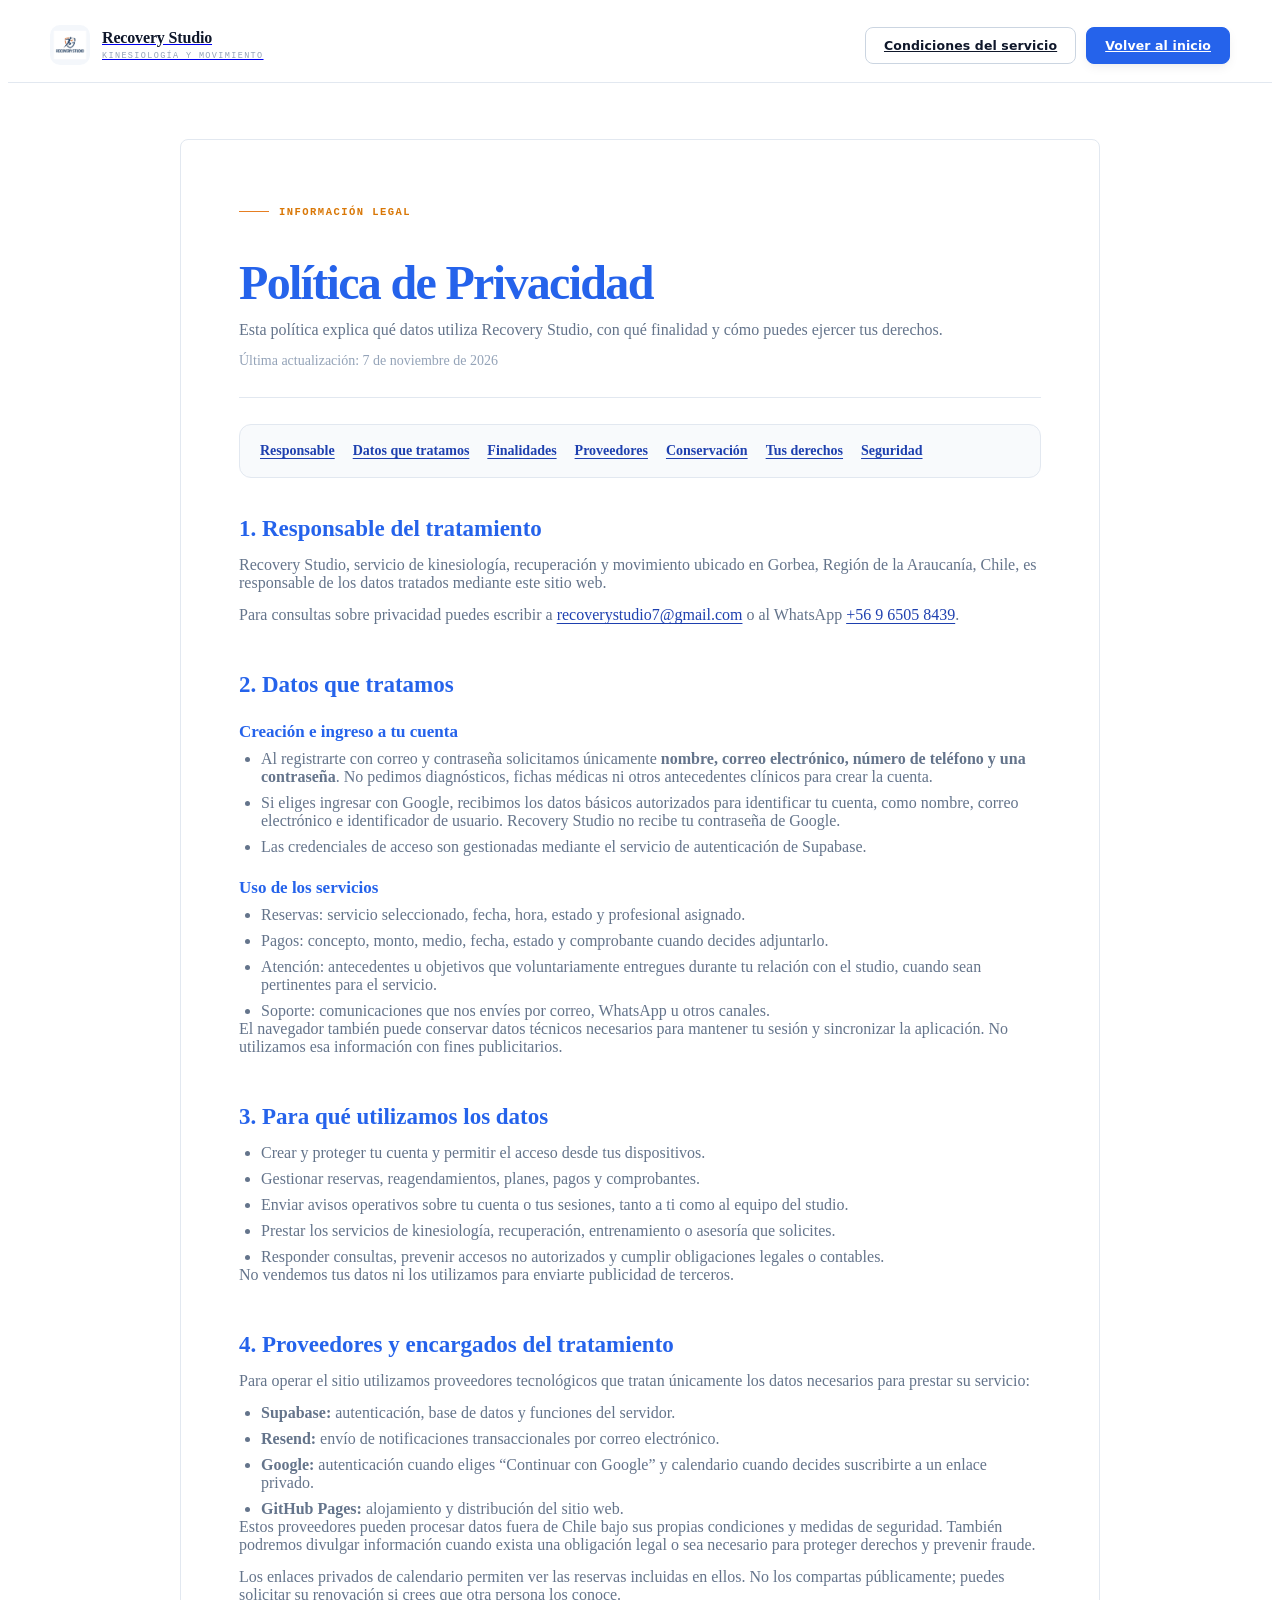
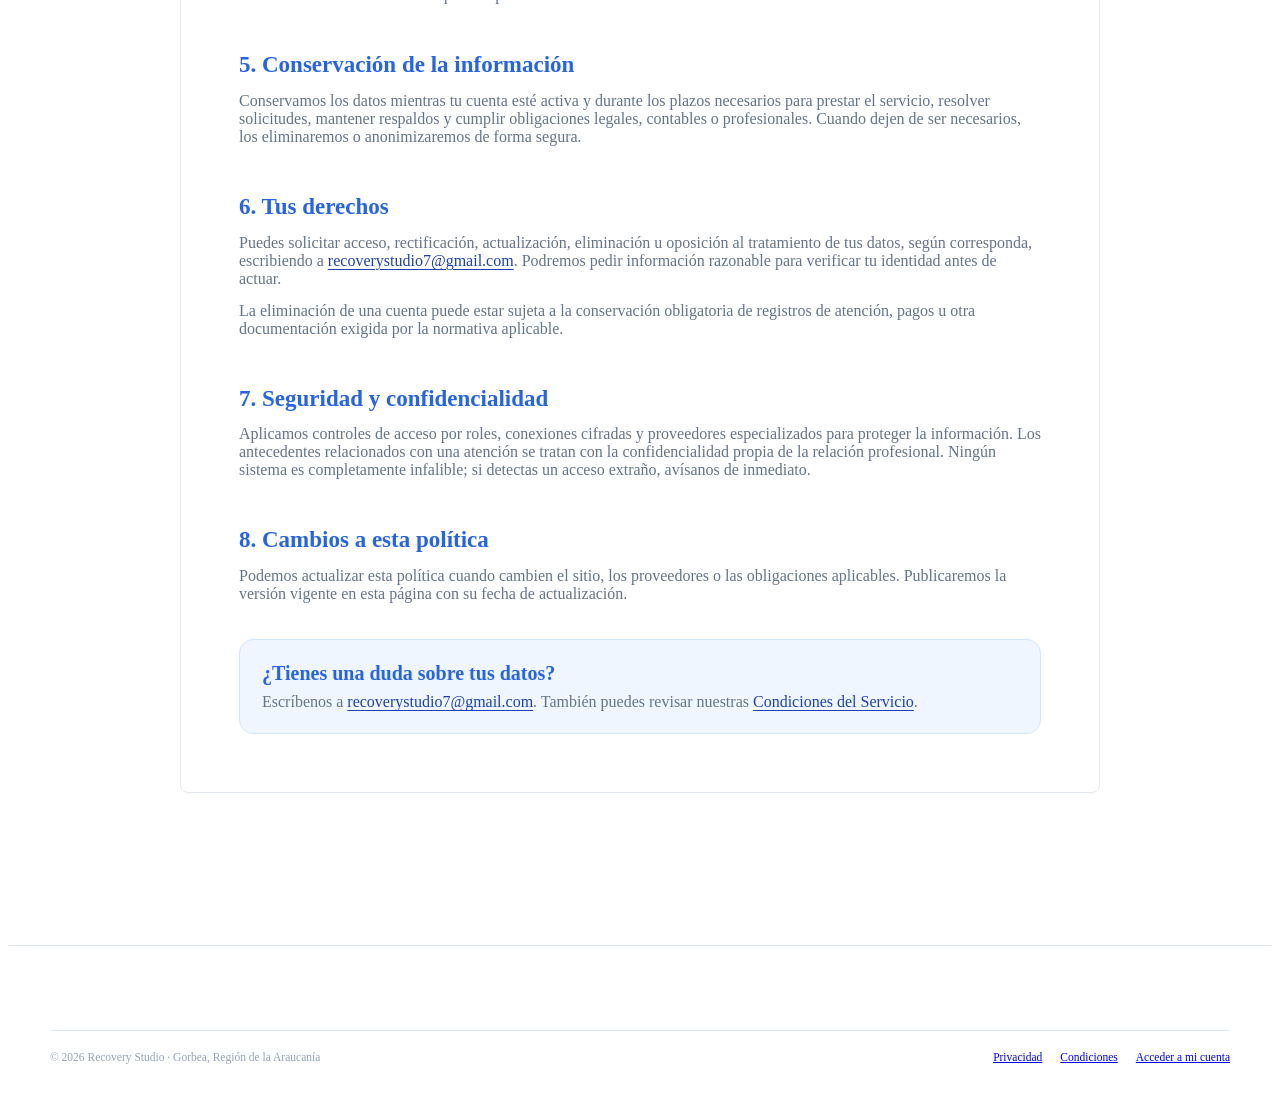
<file: privacidad.html>
<!DOCTYPE html>
<html lang="es-CL">
<head>
  <meta charset="UTF-8">
  <meta name="viewport" content="width=device-width, initial-scale=1.0">
  <title>Política de Privacidad | Recovery Studio</title>
  <meta name="description" content="Política de privacidad de Recovery Studio: tratamiento de datos de cuenta, reservas, pagos e ingreso con Google.">
  <meta property="og:image" content="https://www.recoverystudio.cl/assets/og-image.png">
  <meta name="twitter:card" content="summary_large_image">
  <meta name="twitter:image" content="https://www.recoverystudio.cl/assets/og-image.png">
  <link rel="canonical" href="https://www.recoverystudio.cl/privacidad.html">
  <meta name="theme-color" content="#0A2342">
  <link rel="icon" type="image/png" sizes="192x192" href="assets/icon-192.png">
  <link rel="preconnect" href="https://fonts.googleapis.com">
  <link rel="preconnect" href="https://fonts.gstatic.com" crossorigin>
  <link href="https://fonts.googleapis.com/css2?family=Inter:wght@400;500;600;700;800&display=swap" rel="stylesheet">
  <link rel="stylesheet" href="assets/css/landing.css">
  <link rel="stylesheet" href="assets/css/legal.css">
  <script src="assets/js/analytics.js?v=1"></script>
  <link rel="icon" href="favicon.ico" sizes="any">
  <link rel="apple-touch-icon" href="assets/apple-touch-icon.png">
</head>
<body>
  <a class="skip-link" href="#contenido">Ir al contenido</a>

  <header class="site-header">
    <div class="wrap header-inner">
      <a class="brand" href="./index.html" aria-label="Recovery Studio — inicio">
        <img src="assets/icon-192.png" alt="" width="42" height="42">
        <span><strong>Recovery Studio</strong><small>Kinesiología y movimiento</small></span>
      </a>
      <div class="header-actions">
        <a class="btn btn-outline btn-sm" href="terminos.html">Condiciones del servicio</a>
        <a class="btn btn-primary btn-sm" href="./index.html">Volver al inicio</a>
      </div>
    </div>
  </header>

  <main class="legal-main" id="contenido">
    <div class="wrap legal-wrap">
      <article class="legal-card">
        <header class="legal-head">
          <span class="eyebrow">Información legal</span>
          <h1>Política de Privacidad</h1>
          <p>Esta política explica qué datos utiliza Recovery Studio, con qué finalidad y cómo puedes ejercer tus derechos.</p>
          <p class="legal-updated">Última actualización: 7 de noviembre de 2026</p>
        </header>

        <nav class="legal-toc" aria-label="Contenido de esta política">
          <a href="#responsable">Responsable</a>
          <a href="#datos">Datos que tratamos</a>
          <a href="#finalidades">Finalidades</a>
          <a href="#proveedores">Proveedores</a>
          <a href="#conservacion">Conservación</a>
          <a href="#derechos">Tus derechos</a>
          <a href="#seguridad">Seguridad</a>
        </nav>

        <section class="legal-section" id="responsable">
          <h2>1. Responsable del tratamiento</h2>
          <p>Recovery Studio, servicio de kinesiología, recuperación y movimiento ubicado en Gorbea, Región de la Araucanía, Chile, es responsable de los datos tratados mediante este sitio web.</p>
          <p>Para consultas sobre privacidad puedes escribir a <a href="mailto:recoverystudio7@gmail.com">recoverystudio7@gmail.com</a> o al WhatsApp <a href="https://wa.me/56965058439" target="_blank" rel="noopener">+56 9 6505 8439</a>.</p>
        </section>

        <section class="legal-section" id="datos">
          <h2>2. Datos que tratamos</h2>
          <h3>Creación e ingreso a tu cuenta</h3>
          <ul>
            <li>Al registrarte con correo y contraseña solicitamos únicamente <strong>nombre, correo electrónico, número de teléfono y una contraseña</strong>. No pedimos diagnósticos, fichas médicas ni otros antecedentes clínicos para crear la cuenta.</li>
            <li>Si eliges ingresar con Google, recibimos los datos básicos autorizados para identificar tu cuenta, como nombre, correo electrónico e identificador de usuario. Recovery Studio no recibe tu contraseña de Google.</li>
            <li>Las credenciales de acceso son gestionadas mediante el servicio de autenticación de Supabase.</li>
          </ul>
          <h3>Uso de los servicios</h3>
          <ul>
            <li>Reservas: servicio seleccionado, fecha, hora, estado y profesional asignado.</li>
            <li>Pagos: concepto, monto, medio, fecha, estado y comprobante cuando decides adjuntarlo.</li>
            <li>Atención: antecedentes u objetivos que voluntariamente entregues durante tu relación con el studio, cuando sean pertinentes para el servicio.</li>
            <li>Soporte: comunicaciones que nos envíes por correo, WhatsApp u otros canales.</li>
          </ul>
          <p>El navegador también puede conservar datos técnicos necesarios para mantener tu sesión y sincronizar la aplicación. No utilizamos esa información con fines publicitarios.</p>
        </section>

        <section class="legal-section" id="finalidades">
          <h2>3. Para qué utilizamos los datos</h2>
          <ul>
            <li>Crear y proteger tu cuenta y permitir el acceso desde tus dispositivos.</li>
            <li>Gestionar reservas, reagendamientos, planes, pagos y comprobantes.</li>
            <li>Enviar avisos operativos sobre tu cuenta o tus sesiones, tanto a ti como al equipo del studio.</li>
            <li>Prestar los servicios de kinesiología, recuperación, entrenamiento o asesoría que solicites.</li>
            <li>Responder consultas, prevenir accesos no autorizados y cumplir obligaciones legales o contables.</li>
          </ul>
          <p>No vendemos tus datos ni los utilizamos para enviarte publicidad de terceros.</p>
        </section>

        <section class="legal-section" id="proveedores">
          <h2>4. Proveedores y encargados del tratamiento</h2>
          <p>Para operar el sitio utilizamos proveedores tecnológicos que tratan únicamente los datos necesarios para prestar su servicio:</p>
          <ul>
            <li><strong>Supabase:</strong> autenticación, base de datos y funciones del servidor.</li>
            <li><strong>Resend:</strong> envío de notificaciones transaccionales por correo electrónico.</li>
            <li><strong>Google:</strong> autenticación cuando eliges “Continuar con Google” y calendario cuando decides suscribirte a un enlace privado.</li>
            <li><strong>GitHub Pages:</strong> alojamiento y distribución del sitio web.</li>
          </ul>
          <p>Estos proveedores pueden procesar datos fuera de Chile bajo sus propias condiciones y medidas de seguridad. También podremos divulgar información cuando exista una obligación legal o sea necesario para proteger derechos y prevenir fraude.</p>
          <p>Los enlaces privados de calendario permiten ver las reservas incluidas en ellos. No los compartas públicamente; puedes solicitar su renovación si crees que otra persona los conoce.</p>
        </section>

        <section class="legal-section" id="conservacion">
          <h2>5. Conservación de la información</h2>
          <p>Conservamos los datos mientras tu cuenta esté activa y durante los plazos necesarios para prestar el servicio, resolver solicitudes, mantener respaldos y cumplir obligaciones legales, contables o profesionales. Cuando dejen de ser necesarios, los eliminaremos o anonimizaremos de forma segura.</p>
        </section>

        <section class="legal-section" id="derechos">
          <h2>6. Tus derechos</h2>
          <p>Puedes solicitar acceso, rectificación, actualización, eliminación u oposición al tratamiento de tus datos, según corresponda, escribiendo a <a href="mailto:recoverystudio7@gmail.com">recoverystudio7@gmail.com</a>. Podremos pedir información razonable para verificar tu identidad antes de actuar.</p>
          <p>La eliminación de una cuenta puede estar sujeta a la conservación obligatoria de registros de atención, pagos u otra documentación exigida por la normativa aplicable.</p>
        </section>

        <section class="legal-section" id="seguridad">
          <h2>7. Seguridad y confidencialidad</h2>
          <p>Aplicamos controles de acceso por roles, conexiones cifradas y proveedores especializados para proteger la información. Los antecedentes relacionados con una atención se tratan con la confidencialidad propia de la relación profesional. Ningún sistema es completamente infalible; si detectas un acceso extraño, avísanos de inmediato.</p>
        </section>

        <section class="legal-section">
          <h2>8. Cambios a esta política</h2>
          <p>Podemos actualizar esta política cuando cambien el sitio, los proveedores o las obligaciones aplicables. Publicaremos la versión vigente en esta página con su fecha de actualización.</p>
        </section>

        <aside class="legal-contact">
          <h2>¿Tienes una duda sobre tus datos?</h2>
          <p>Escríbenos a <a href="mailto:recoverystudio7@gmail.com">recoverystudio7@gmail.com</a>. También puedes revisar nuestras <a href="terminos.html">Condiciones del Servicio</a>.</p>
        </aside>
      </article>
    </div>
  </main>

  <footer class="site-footer">
    <div class="wrap">
      <div class="footer-bottom">
        <span>© 2026 Recovery Studio · Gorbea, Región de la Araucanía</span>
        <div class="legal-footer-links">
          <a href="privacidad.html" aria-current="page">Privacidad</a>
          <a href="terminos.html">Condiciones</a>
          <a href="./index.html#/login">Acceder a mi cuenta</a>
        </div>
      </div>
    </div>
  </footer>
</body>
</html>
</file>
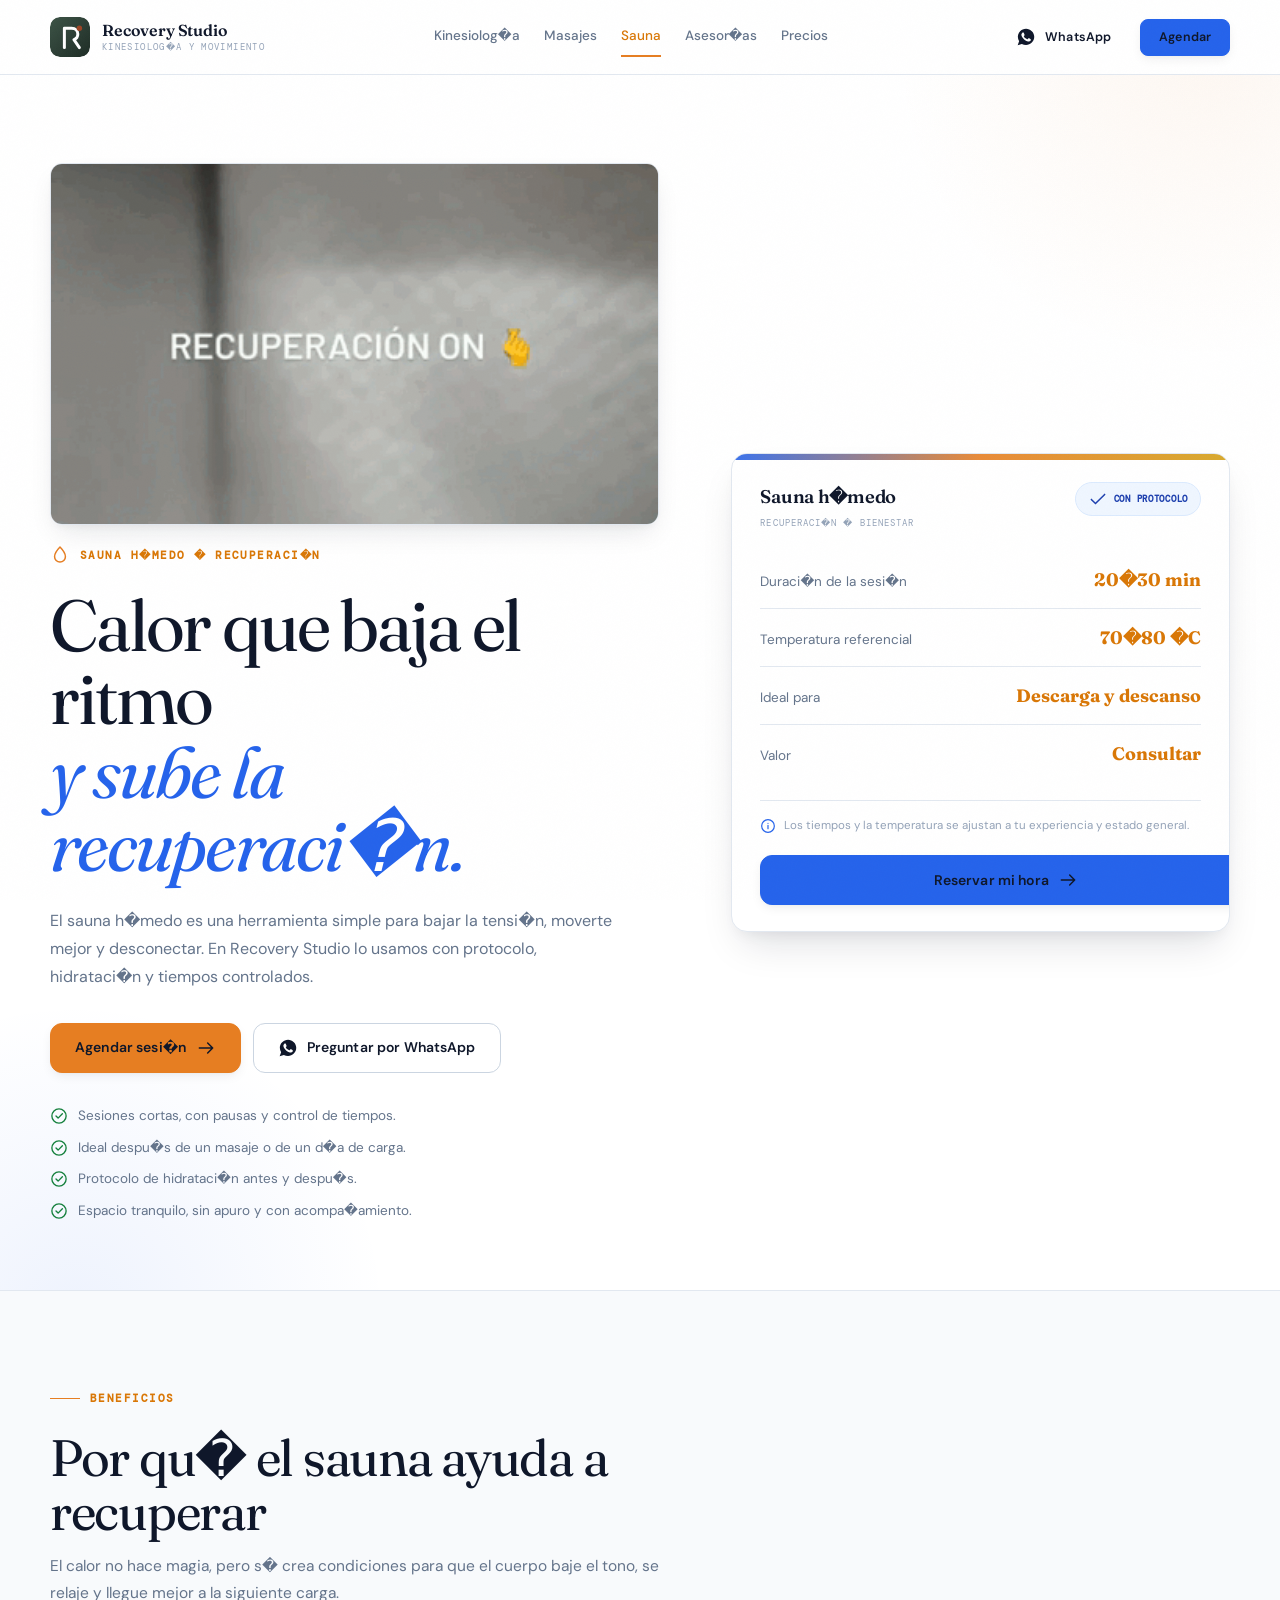
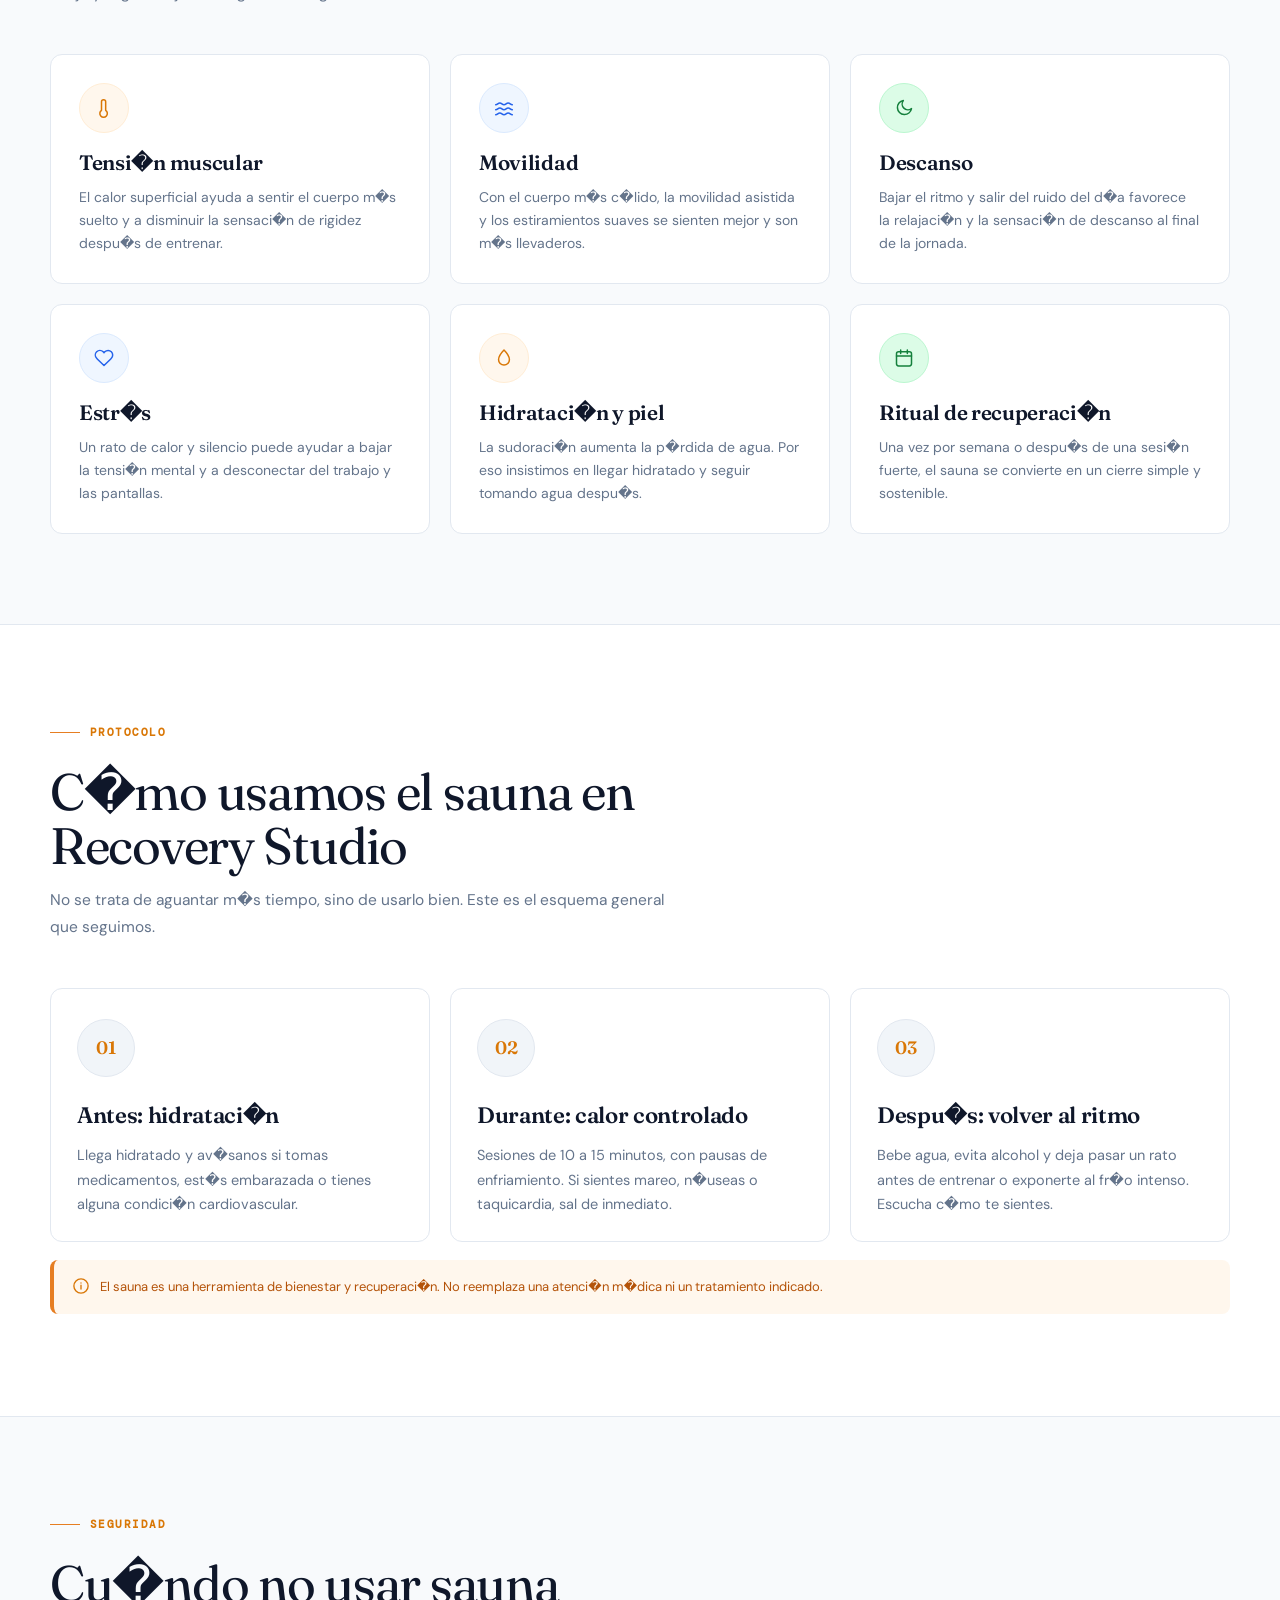
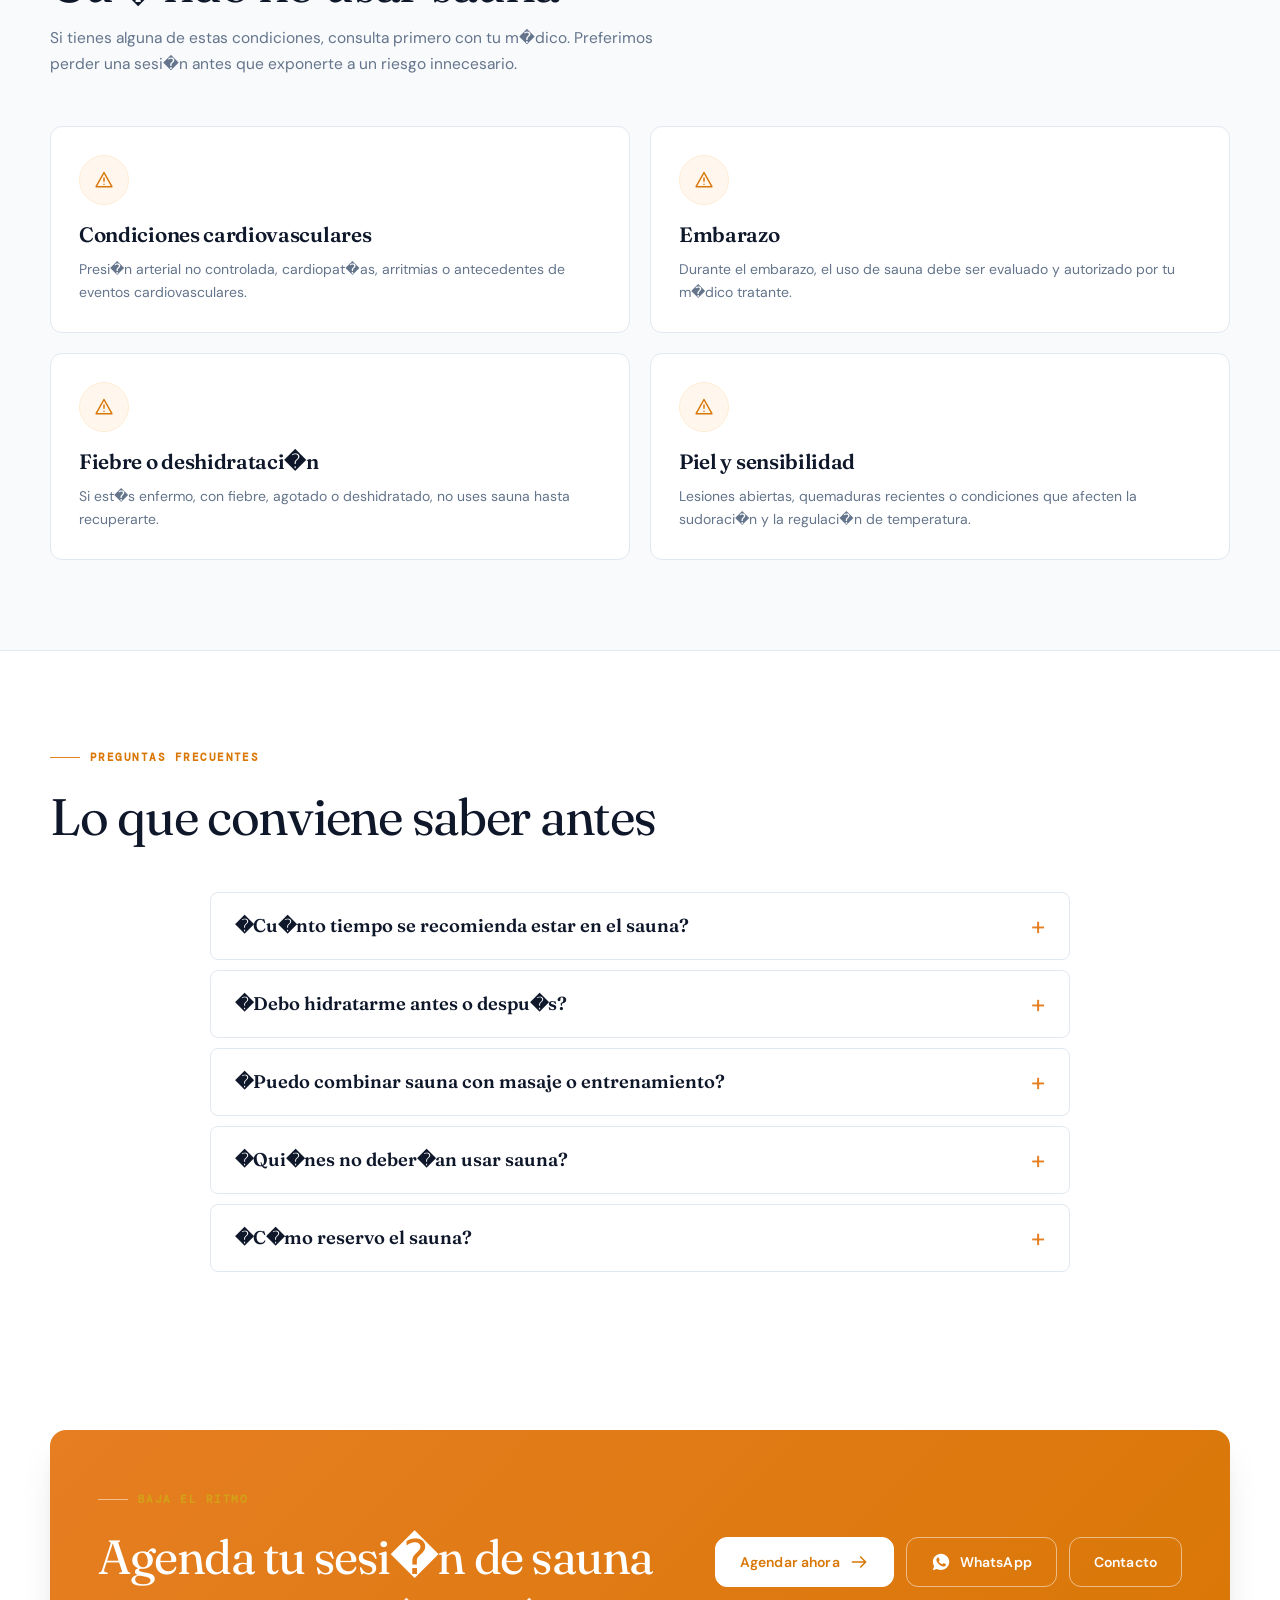
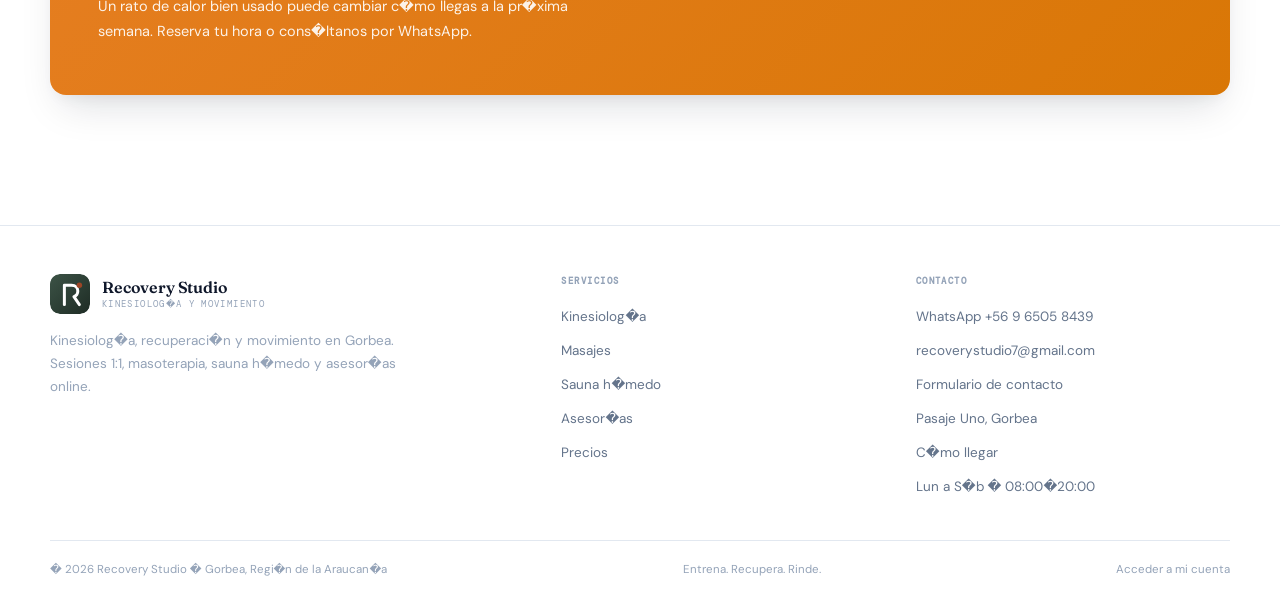
<file: sauna.html>
<!DOCTYPE html>
<html lang="es-CL">
<head>
  <meta charset="UTF-8">
  <meta name="viewport" content="width=device-width, initial-scale=1.0">
  <title>Sauna h�medo en Gorbea: beneficios y c�mo usarlo | Recovery Studio</title>
  <meta name="description" content="Sauna h�medo para recuperaci�n, movilidad y descanso. Conoce beneficios, protocolo de uso y contraindicaciones. Atenci�n en Gorbea, Regi�n de la Araucan�a.">
  <link rel="canonical" href="https://www.recoverystudio.cl/sauna.html">
  <meta name="theme-color" content="#2563EB">
  <meta property="og:type" content="website">
  <meta property="og:locale" content="es_CL">
  <meta property="og:site_name" content="Recovery Studio">
  <meta property="og:title" content="Sauna h�medo en Gorbea: beneficios y c�mo usarlo | Recovery Studio">
  <meta property="og:description" content="Sauna h�medo para recuperaci�n, movilidad y descanso. Conoce beneficios, protocolo de uso y contraindicaciones.">
  <meta property="og:url" content="https://www.recoverystudio.cl/sauna.html">
  <meta property="og:image" content="https://www.recoverystudio.cl/assets/og-image.png">
  <meta name="twitter:card" content="summary_large_image">
  <meta name="twitter:title" content="Sauna h�medo en Gorbea: beneficios y c�mo usarlo | Recovery Studio">
  <meta name="twitter:description" content="Sauna h�medo para recuperaci�n, movilidad y descanso. Conoce beneficios, protocolo de uso y contraindicaciones.">
  <link rel="icon" type="image/svg+xml" href="assets/icon.svg">
  <link rel="preconnect" href="https://fonts.googleapis.com">
  <link rel="preconnect" href="https://fonts.gstatic.com" crossorigin>
  <link href="https://fonts.googleapis.com/css2?family=DM+Sans:wght@400;500;600;700&family=DM+Mono:wght@400;500&family=Fraunces:ital,opsz,wght@0,9..144,300..700;1,9..144,300..700&display=swap" rel="stylesheet">
  <link rel="stylesheet" href="assets/css/landing.css?v=4">
  <script type="application/ld+json">
  {
    "@context": "https://schema.org",
    "@type": "LocalBusiness",
    "name": "Recovery Studio",
    "url": "https://www.recoverystudio.cl/",
    "image": "https://www.recoverystudio.cl/assets/icon.svg",
    "telephone": "+56965058439",
    "email": "recoverystudio7@gmail.com",
    "address": {
      "@type": "PostalAddress",
      "streetAddress": "Pasaje Uno",
      "addressLocality": "Gorbea",
      "addressRegion": "Regi�n de la Araucan�a",
      "addressCountry": "CL"
    },
    "areaServed": "Gorbea, Regi�n de la Araucan�a",
    "priceRange": "$$",
    "openingHours": "Mo-Sa 08:00-20:00"
  }
  </script>
  <script type="application/ld+json">
  {
    "@context": "https://schema.org",
    "@type": "Service",
    "name": "Sauna h�medo y recuperaci�n",
    "serviceType": "Sauna h�medo",
    "provider": {
      "@type": "LocalBusiness",
      "name": "Recovery Studio",
      "url": "https://www.recoverystudio.cl/"
    },
    "areaServed": "Gorbea, Regi�n de la Araucan�a",
    "description": "Sesiones de sauna h�medo orientadas a recuperaci�n, movilidad y descanso, con protocolo de hidrataci�n y tiempos controlados."
  }
  </script>
  <script type="application/ld+json">
  {
    "@context": "https://schema.org",
    "@type": "FAQPage",
    "mainEntity": [
      {
        "@type": "Question",
        "name": "�Cu�nto tiempo se recomienda estar en el sauna?",
        "acceptedAnswer": {
          "@type": "Answer",
          "text": "Para la mayor�a de las personas, sesiones de 10 a 15 minutos con pausas de enfriamiento son suficientes. En Recovery Studio ajustamos tiempos seg�n tu experiencia, hidrataci�n y c�mo te sientes."
        }
      },
      {
        "@type": "Question",
        "name": "�Debo hidratarme antes o despu�s?",
        "acceptedAnswer": {
          "@type": "Answer",
          "text": "S�. Lo ideal es llegar hidratado y seguir tomando agua despu�s de la sesi�n. Evita alcohol antes de entrar al sauna."
        }
      },
      {
        "@type": "Question",
        "name": "�Puedo combinar sauna con masaje o entrenamiento?",
        "acceptedAnswer": {
          "@type": "Answer",
          "text": "S�, pero el orden importa. Normalmente recomendamos sauna despu�s del masaje o al final del d�a, no inmediatamente antes de un entrenamiento exigente."
        }
      },
      {
        "@type": "Question",
        "name": "�Qui�nes no deber�an usar sauna?",
        "acceptedAnswer": {
          "@type": "Answer",
          "text": "Embarazadas, personas con presi�n arterial no controlada, cardiopat�as, fiebre, deshidrataci�n o condiciones que afecten la regulaci�n de la temperatura deben consultar con su m�dico antes de usar sauna."
        }
      }
    ]
  }
  </script>
</head>
<body class="landing-body">
  <a class="skip-link" href="#contenido">Ir al contenido</a>

  <svg width="0" height="0" style="position:absolute" aria-hidden="true">
    <symbol id="i-check" viewBox="0 0 24 24"><path d="m4 12.5 5 5L20 6.5"/></symbol>
    <symbol id="i-check-circle" viewBox="0 0 24 24"><circle cx="12" cy="12" r="9.5"/><path d="m8 12 2.8 2.8L16.5 9"/></symbol>
    <symbol id="i-arrow" viewBox="0 0 24 24"><path d="M4 12h16M14 6l6 6-6 6"/></symbol>
    <symbol id="i-whatsapp" viewBox="0 0 24 24"><path fill="currentColor" stroke="none" d="M12.04 2C6.6 2 2.2 6.4 2.2 11.84c0 1.94.56 3.74 1.54 5.28L2 22l5.02-1.72a9.8 9.8 0 0 0 5.02 1.38h.01c5.44 0 9.84-4.4 9.84-9.84C21.89 6.4 17.48 2 12.04 2Zm5.75 14.02c-.24.68-1.4 1.3-1.93 1.35-.53.05-1.02.24-3.42-.72-2.9-1.14-4.7-4.12-4.85-4.32-.14-.2-1.15-1.53-1.15-2.92 0-1.39.73-2.07 1-2.35.26-.28.57-.35.76-.35l.55.01c.18 0 .41-.07.64.49.24.58.81 1.98.88 2.12.07.14.12.31.02.5-.1.2-.15.31-.29.48l-.43.5c-.14.14-.29.29-.12.57.17.29.74 1.21 1.58 1.96 1.08.96 1.99 1.26 2.27 1.4.28.14.44.12.6-.07.17-.2.7-.81.88-1.09.18-.28.36-.23.6-.14.25.09 1.56.74 1.83.87.27.14.45.2.52.32.07.12.07.7-.17 1.38Z"/></symbol>
    <symbol id="i-calendar" viewBox="0 0 24 24"><rect x="3" y="4.5" width="18" height="17" rx="2.5"/><path d="M8 2.5v4M16 2.5v4M3 9.5h18"/></symbol>
    <symbol id="i-droplet" viewBox="0 0 24 24"><path d="M12 2.5S5.5 9.2 5.5 14a6.5 6.5 0 0 0 13 0c0-4.8-6.5-11.5-6.5-11.5Z"/></symbol>
    <symbol id="i-thermometer" viewBox="0 0 24 24"><path d="M14 14.8V4.5a2.5 2.5 0 0 0-5 0v10.3a4.5 4.5 0 1 0 5 0Z"/></symbol>
    <symbol id="i-heart" viewBox="0 0 24 24"><path d="M20.8 4.6a5.5 5.5 0 0 0-7.8 0L12 5.6l-1-1a5.5 5.5 0 0 0-7.8 7.8l1 1L12 21l7.8-7.6 1-1a5.5 5.5 0 0 0 0-7.8Z"/></symbol>
    <symbol id="i-moon" viewBox="0 0 24 24"><path d="M21 12.8A8.5 8.5 0 1 1 11.2 3a7 7 0 0 0 9.8 9.8Z"/></symbol>
    <symbol id="i-shield" viewBox="0 0 24 24"><path d="M12 22s8-3.5 8-10V5l-8-3-8 3v7c0 6.5 8 10 8 10Z"/><path d="m8.5 11.5 2.5 2.5 4.5-5"/></symbol>
    <symbol id="i-info" viewBox="0 0 24 24"><circle cx="12" cy="12" r="9.5"/><path d="M12 11v5M12 8h.01"/></symbol>
    <symbol id="i-clock" viewBox="0 0 24 24"><circle cx="12" cy="12" r="9.5"/><path d="M12 6.5V12l3.5 2"/></symbol>
    <symbol id="i-alert" viewBox="0 0 24 24"><path d="M12 3 2.5 20h19L12 3Z"/><path d="M12 9.5v4M12 17h.01"/></symbol>
    <symbol id="i-waves" viewBox="0 0 24 24"><path d="M2 8c2.5 0 2.5-2 5-2s2.5 2 5 2 2.5-2 5-2 2.5 2 5 2"/><path d="M2 14c2.5 0 2.5-2 5-2s2.5 2 5 2 2.5-2 5-2 2.5 2 5 2"/><path d="M2 20c2.5 0 2.5-2 5-2s2.5 2 5 2 2.5-2 5-2 2.5 2 5 2"/></symbol>
    <symbol id="i-dumbbell" viewBox="0 0 24 24"><path d="M6 8h2v8H6zM16 8h2v8h-2zM8 12h8"/></symbol>
  </svg>

  <header class="site-header">
    <div class="wrap header-inner">
      <a class="brand" href="./index.html" aria-label="Recovery Studio � inicio">
        <img src="assets/icon.svg" alt="" width="42" height="42">
        <span><strong>Recovery Studio</strong><small>Kinesiolog�a y movimiento</small></span>
      </a>
      <nav class="nav-links" aria-label="Servicios">
        <a href="kinesiologia.html">Kinesiolog�a</a>
        <a href="masajes.html">Masajes</a>
        <a href="sauna.html" aria-current="page">Sauna</a>
        <a href="asesorias.html">Asesor�as</a>
        <a href="precios.html">Precios</a>
      </nav>
      <div class="header-actions">
        <a class="btn btn-ghost btn-sm" href="https://wa.me/56965058439?text=Hola%20Recovery%20Studio%2C%20quiero%20consultar%20por%20el%20sauna." target="_blank" rel="noopener">
          <svg class="ico ico-solid" width="16" height="16"><use href="#i-whatsapp"/></svg> WhatsApp
        </a>
        <a class="btn btn-primary btn-sm" href="./index.html#/agendar">Agendar</a>
      </div>
    </div>
  </header>

  <main id="contenido">
    <section class="hero">
      <div class="wrap hero-grid">
        <div>
          <div class="sauna-gif-section"><img class="sauna-gif" src="assets/img/sauna.gif" alt="Sauna h�medo en Recovery Studio"></div>
          <span class="eyebrow orange"><svg class="ico" width="14" height="14"><use href="#i-droplet"/></svg> Sauna h�medo � Recuperaci�n</span>
          <h1>Calor que baja el ritmo<br><em>y sube la recuperaci�n.</em></h1>
          <p class="lead">El sauna h�medo es una herramienta simple para bajar la tensi�n, moverte mejor y desconectar. En Recovery Studio lo usamos con protocolo, hidrataci�n y tiempos controlados.</p>
          <div class="hero-actions">
            <a class="btn btn-accent" href="./index.html#/agendar">Agendar sesi�n <svg class="ico" width="17" height="17"><use href="#i-arrow"/></svg></a>
            <a class="btn btn-outline" href="https://wa.me/56965058439?text=Hola%20Recovery%20Studio%2C%20quiero%20consultar%20por%20el%20sauna." target="_blank" rel="noopener">
              <svg class="ico ico-solid" width="17" height="17"><use href="#i-whatsapp"/></svg> Preguntar por WhatsApp
            </a>
          </div>
          <ul class="hero-points">
            <li><svg class="ico"><use href="#i-check-circle"/></svg> Sesiones cortas, con pausas y control de tiempos.</li>
            <li><svg class="ico"><use href="#i-check-circle"/></svg> Ideal despu�s de un masaje o de un d�a de carga.</li>
            <li><svg class="ico"><use href="#i-check-circle"/></svg> Protocolo de hidrataci�n antes y despu�s.</li>
            <li><svg class="ico"><use href="#i-check-circle"/></svg> Espacio tranquilo, sin apuro y con acompa�amiento.</li>
          </ul>
        </div>
        <aside class="hero-card" aria-label="Informaci�n del sauna h�medo">
          <div class="hero-card-head">
            <div><h2>Sauna h�medo</h2><p>Recuperaci�n � bienestar</p></div>
            <span class="hero-card-badge"><svg class="ico" width="12" height="12"><use href="#i-check"/></svg> Con protocolo</span>
          </div>
          <div class="price-line"><span>Duraci�n de la sesi�n</span><strong>20�30 min</strong></div>
          <div class="price-line"><span>Temperatura referencial</span><strong>70�80 �C</strong></div>
          <div class="price-line"><span>Ideal para</span><strong>Descarga y descanso</strong></div>
          <div class="price-line"><span>Valor</span><strong>Consultar</strong></div>
          <p class="hero-card-note"><svg class="ico"><use href="#i-info"/></svg> Los tiempos y la temperatura se ajustan a tu experiencia y estado general.</p>
          <a class="btn btn-primary btn-block" href="./index.html#/agendar">Reservar mi hora <svg class="ico" width="17" height="17"><use href="#i-arrow"/></svg></a>
        </aside>
      </div>
    </section>

    <section class="section section-alt">
      <div class="wrap">
        <div class="section-head">
          <span class="eyebrow">Beneficios</span>
          <h2>Por qu� el sauna ayuda a recuperar</h2>
          <p>El calor no hace magia, pero s� crea condiciones para que el cuerpo baje el tono, se relaje y llegue mejor a la siguiente carga.</p>
        </div>
        <div class="grid-3">
          <article class="card">
            <span class="icon-badge orange"><svg class="ico"><use href="#i-thermometer"/></svg></span>
            <h3>Tensi�n muscular</h3>
            <p>El calor superficial ayuda a sentir el cuerpo m�s suelto y a disminuir la sensaci�n de rigidez despu�s de entrenar.</p>
          </article>
          <article class="card">
            <span class="icon-badge blue"><svg class="ico"><use href="#i-waves"/></svg></span>
            <h3>Movilidad</h3>
            <p>Con el cuerpo m�s c�lido, la movilidad asistida y los estiramientos suaves se sienten mejor y son m�s llevaderos.</p>
          </article>
          <article class="card">
            <span class="icon-badge green"><svg class="ico"><use href="#i-moon"/></svg></span>
            <h3>Descanso</h3>
            <p>Bajar el ritmo y salir del ruido del d�a favorece la relajaci�n y la sensaci�n de descanso al final de la jornada.</p>
          </article>
          <article class="card">
            <span class="icon-badge blue"><svg class="ico"><use href="#i-heart"/></svg></span>
            <h3>Estr�s</h3>
            <p>Un rato de calor y silencio puede ayudar a bajar la tensi�n mental y a desconectar del trabajo y las pantallas.</p>
          </article>
          <article class="card">
            <span class="icon-badge orange"><svg class="ico"><use href="#i-droplet"/></svg></span>
            <h3>Hidrataci�n y piel</h3>
            <p>La sudoraci�n aumenta la p�rdida de agua. Por eso insistimos en llegar hidratado y seguir tomando agua despu�s.</p>
          </article>
          <article class="card">
            <span class="icon-badge green"><svg class="ico"><use href="#i-calendar"/></svg></span>
            <h3>Ritual de recuperaci�n</h3>
            <p>Una vez por semana o despu�s de una sesi�n fuerte, el sauna se convierte en un cierre simple y sostenible.</p>
          </article>
        </div>
      </div>
    </section>

    <section class="section">
      <div class="wrap">
        <div class="section-head">
          <span class="eyebrow orange">Protocolo</span>
          <h2>C�mo usamos el sauna en Recovery Studio</h2>
          <p>No se trata de aguantar m�s tiempo, sino de usarlo bien. Este es el esquema general que seguimos.</p>
        </div>
        <div class="steps">
          <article class="step">
            <h3>Antes: hidrataci�n</h3>
            <p>Llega hidratado y av�sanos si tomas medicamentos, est�s embarazada o tienes alguna condici�n cardiovascular.</p>
          </article>
          <article class="step">
            <h3>Durante: calor controlado</h3>
            <p>Sesiones de 10 a 15 minutos, con pausas de enfriamiento. Si sientes mareo, n�useas o taquicardia, sal de inmediato.</p>
          </article>
          <article class="step">
            <h3>Despu�s: volver al ritmo</h3>
            <p>Bebe agua, evita alcohol y deja pasar un rato antes de entrenar o exponerte al fr�o intenso. Escucha c�mo te sientes.</p>
          </article>
        </div>
        <p class="note"><svg class="ico"><use href="#i-info"/></svg> El sauna es una herramienta de bienestar y recuperaci�n. No reemplaza una atenci�n m�dica ni un tratamiento indicado.</p>
      </div>
    </section>

    <section class="section section-alt">
      <div class="wrap">
        <div class="section-head">
          <span class="eyebrow">Seguridad</span>
          <h2>Cu�ndo no usar sauna</h2>
          <p>Si tienes alguna de estas condiciones, consulta primero con tu m�dico. Preferimos perder una sesi�n antes que exponerte a un riesgo innecesario.</p>
        </div>
        <div class="grid-2">
          <article class="card">
            <span class="icon-badge orange"><svg class="ico"><use href="#i-alert"/></svg></span>
            <h3>Condiciones cardiovasculares</h3>
            <p>Presi�n arterial no controlada, cardiopat�as, arritmias o antecedentes de eventos cardiovasculares.</p>
          </article>
          <article class="card">
            <span class="icon-badge orange"><svg class="ico"><use href="#i-alert"/></svg></span>
            <h3>Embarazo</h3>
            <p>Durante el embarazo, el uso de sauna debe ser evaluado y autorizado por tu m�dico tratante.</p>
          </article>
          <article class="card">
            <span class="icon-badge orange"><svg class="ico"><use href="#i-alert"/></svg></span>
            <h3>Fiebre o deshidrataci�n</h3>
            <p>Si est�s enfermo, con fiebre, agotado o deshidratado, no uses sauna hasta recuperarte.</p>
          </article>
          <article class="card">
            <span class="icon-badge orange"><svg class="ico"><use href="#i-alert"/></svg></span>
            <h3>Piel y sensibilidad</h3>
            <p>Lesiones abiertas, quemaduras recientes o condiciones que afecten la sudoraci�n y la regulaci�n de temperatura.</p>
          </article>
        </div>
      </div>
    </section>

    <section class="section">
      <div class="wrap">
        <div class="section-head">
          <span class="eyebrow">Preguntas frecuentes</span>
          <h2>Lo que conviene saber antes</h2>
        </div>
        <div class="faq">
          <details>
            <summary>�Cu�nto tiempo se recomienda estar en el sauna?</summary>
            <p>Para la mayor�a de las personas, sesiones de 10 a 15 minutos con pausas de enfriamiento son suficientes. En Recovery Studio ajustamos tiempos seg�n tu experiencia, hidrataci�n y c�mo te sientes.</p>
          </details>
          <details>
            <summary>�Debo hidratarme antes o despu�s?</summary>
            <p>S�. Lo ideal es llegar hidratado y seguir tomando agua despu�s de la sesi�n. Evita alcohol antes de entrar al sauna.</p>
          </details>
          <details>
            <summary>�Puedo combinar sauna con masaje o entrenamiento?</summary>
            <p>S�, pero el orden importa. Normalmente recomendamos sauna despu�s del masaje o al final del d�a, no inmediatamente antes de un entrenamiento exigente.</p>
          </details>
          <details>
            <summary>�Qui�nes no deber�an usar sauna?</summary>
            <p>Embarazadas, personas con presi�n arterial no controlada, cardiopat�as, fiebre, deshidrataci�n o condiciones que afecten la regulaci�n de la temperatura deben consultar con su m�dico antes de usar sauna.</p>
          </details>
          <details>
            <summary>�C�mo reservo el sauna?</summary>
            <p>Puedes agendar en l�nea desde la app o escribirnos por WhatsApp. Confirmamos disponibilidad, duraci�n y valor seg�n lo que necesites.</p>
          </details>
        </div>
      </div>
    </section>

    <section class="section tight">
      <div class="wrap">
        <div class="cta-band">
          <div>
            <span class="eyebrow">Baja el ritmo</span>
            <h2>Agenda tu sesi�n de sauna</h2>
            <p>Un rato de calor bien usado puede cambiar c�mo llegas a la pr�xima semana. Reserva tu hora o cons�ltanos por WhatsApp.</p>
          </div>
          <div class="cta-actions">
            <a class="btn btn-accent" href="./index.html#/agendar">Agendar ahora <svg class="ico" width="17" height="17"><use href="#i-arrow"/></svg></a>
            <a class="btn btn-outline" href="https://wa.me/56965058439?text=Hola%20Recovery%20Studio%2C%20quiero%20consultar%20por%20el%20sauna." target="_blank" rel="noopener"><svg class="ico ico-solid" width="17" height="17"><use href="#i-whatsapp"/></svg> WhatsApp</a>
            <a class="btn btn-outline" href="https://tally.so/r/1W4dkp" target="_blank" rel="noopener">Contacto</a>
          </div>
        </div>
      </div>
    </section>
  </main>

  <footer class="site-footer">
    <div class="wrap">
      <div class="footer-grid">
        <div class="footer-brand">
          <a class="brand" href="./index.html" aria-label="Recovery Studio � inicio">
            <img src="assets/icon.svg" alt="" width="42" height="42">
            <span><strong>Recovery Studio</strong><small>Kinesiolog�a y movimiento</small></span>
          </a>
          <p>Kinesiolog�a, recuperaci�n y movimiento en Gorbea. Sesiones 1:1, masoterapia, sauna h�medo y asesor�as online.</p>
        </div>
        <div class="footer-col">
          <h3>Servicios</h3>
          <a href="kinesiologia.html">Kinesiolog�a</a>
          <a href="masajes.html">Masajes</a>
          <a href="sauna.html">Sauna h�medo</a>
          <a href="asesorias.html">Asesor�as</a>
          <a href="precios.html">Precios</a>
        </div>
        <div class="footer-col">
          <h3>Contacto</h3>
          <a href="https://wa.me/56965058439" target="_blank" rel="noopener">WhatsApp +56 9 6505 8439</a>
          <a href="mailto:recoverystudio7@gmail.com">recoverystudio7@gmail.com</a>
          <a href="https://tally.so/r/1W4dkp" target="_blank" rel="noopener">Formulario de contacto</a>
          <span>Pasaje Uno, Gorbea</span>
          <a href="https://www.google.com/maps/place/Recovery+Studio+7,+Gorbea,+Arauacan%C3%ADa/@-39.0976356,-72.695122,17z/data=!3m1!4b1!4m6!3m5!1s0x600200757f87e179:0x2591a8e100b2559c!8m2!3d-39.0976356!4d-72.6925471!16s%2Fg%2F11zwypsrk_?entry=ttu&g_ep=EgoyMDI2MTExMC4wIKXMDSoASAFQAw%3D%3D" target="_blank" rel="noopener">C�mo llegar</a>
          <span>Lun a S�b � 08:00�20:00</span>
        </div>
      </div>
      <div class="footer-bottom">
        <span>� 2026 Recovery Studio � Gorbea, Regi�n de la Araucan�a</span>
        <span>Entrena. Recupera. Rinde.</span>
        <a href="./index.html#/login">Acceder a mi cuenta</a>
      </div>
    </div>
  </footer>
</body>
</html>
</file>
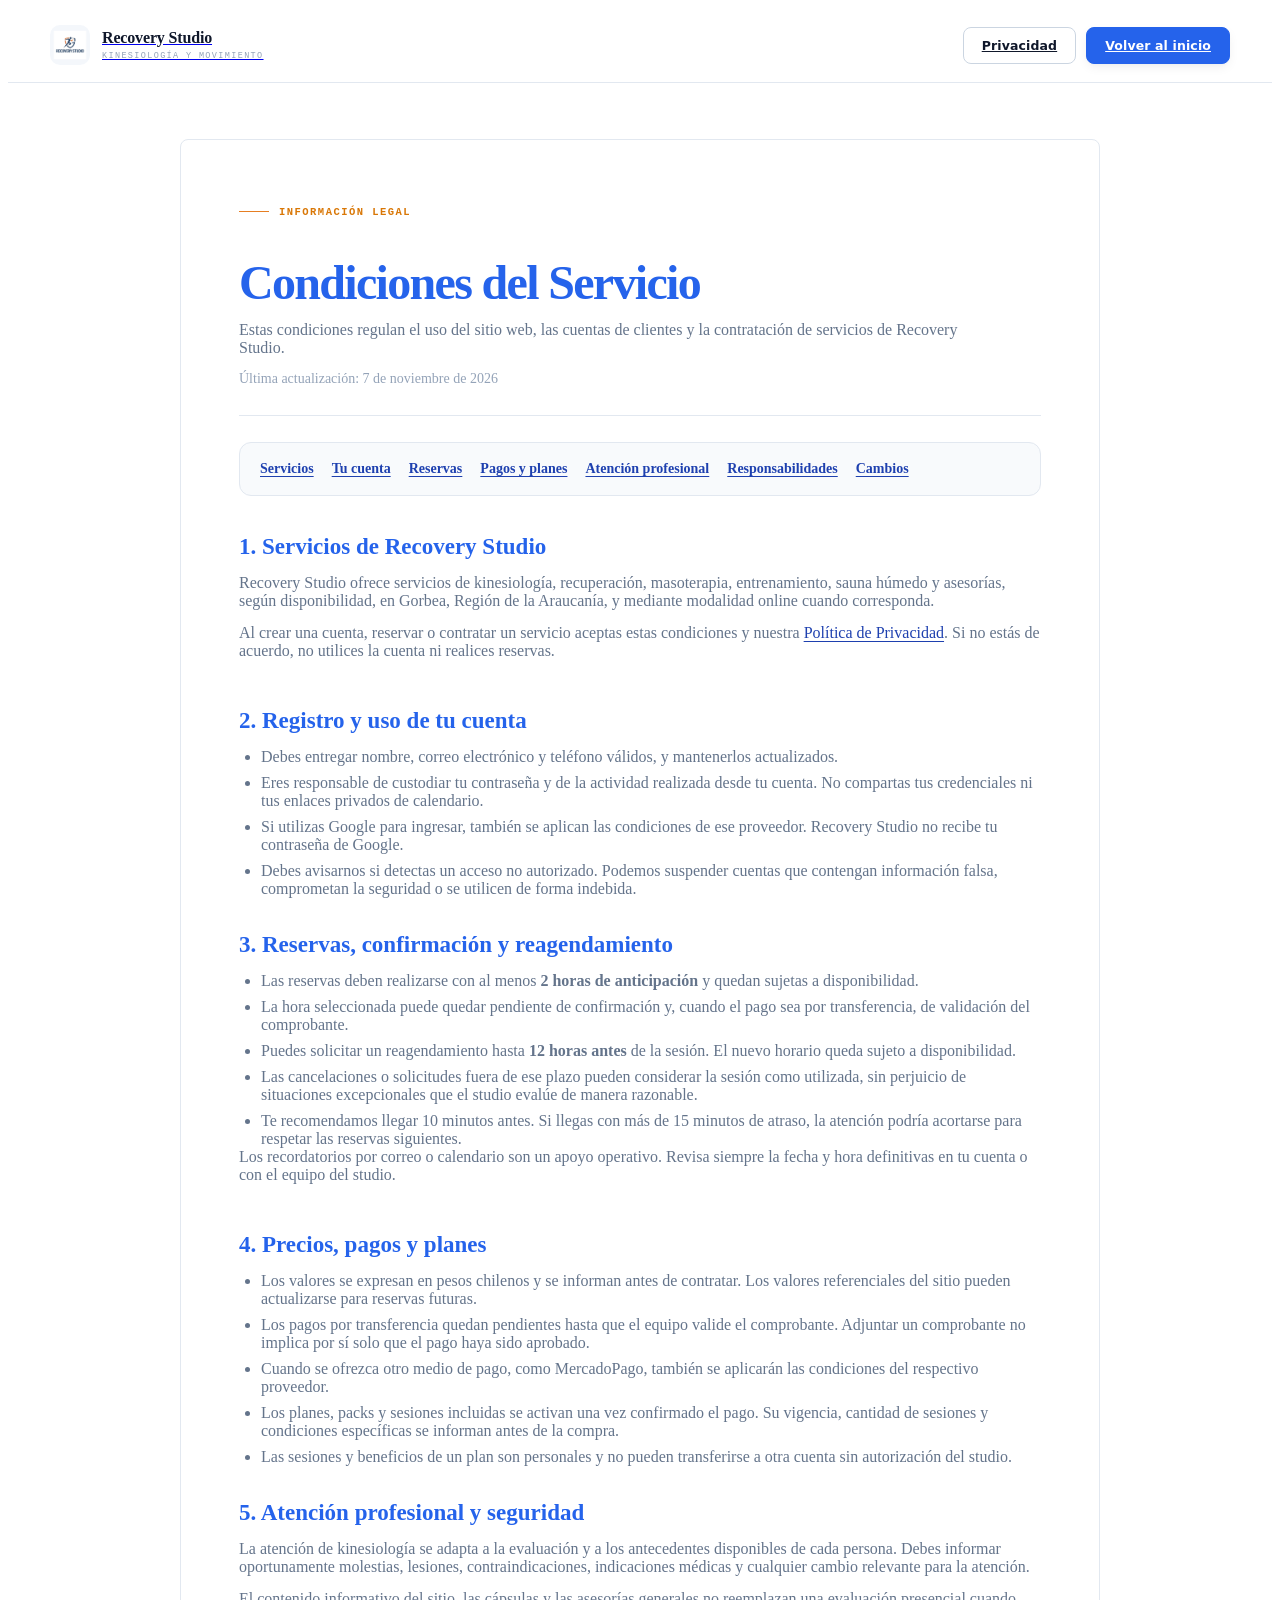
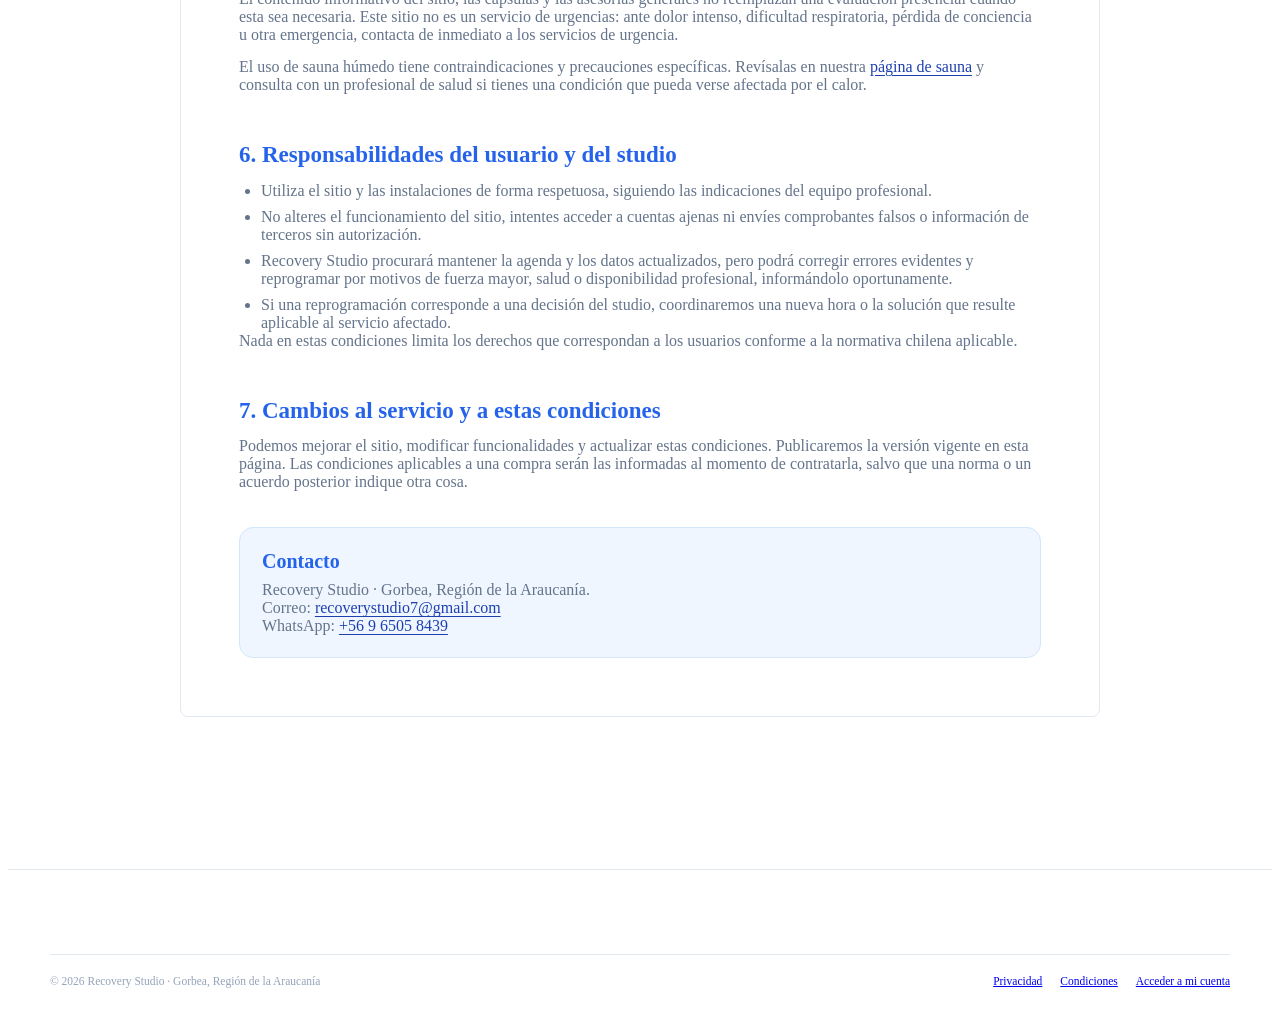
<file: terminos.html>
<!DOCTYPE html>
<html lang="es-CL">
<head>
  <meta charset="UTF-8">
  <meta name="viewport" content="width=device-width, initial-scale=1.0">
  <title>Condiciones del Servicio | Recovery Studio</title>
  <meta name="description" content="Condiciones de uso de la cuenta, reservas, pagos y servicios de kinesiología y recuperación de Recovery Studio.">
  <meta property="og:image" content="https://www.recoverystudio.cl/assets/og-image.png">
  <meta name="twitter:card" content="summary_large_image">
  <meta name="twitter:image" content="https://www.recoverystudio.cl/assets/og-image.png">
  <link rel="canonical" href="https://www.recoverystudio.cl/terminos.html">
  <meta name="theme-color" content="#0A2342">
  <link rel="icon" type="image/png" sizes="192x192" href="assets/icon-192.png">
  <link rel="preconnect" href="https://fonts.googleapis.com">
  <link rel="preconnect" href="https://fonts.gstatic.com" crossorigin>
  <link href="https://fonts.googleapis.com/css2?family=Inter:wght@400;500;600;700;800&display=swap" rel="stylesheet">
  <link rel="stylesheet" href="assets/css/landing.css">
  <link rel="stylesheet" href="assets/css/legal.css">
  <script src="assets/js/analytics.js?v=1"></script>
  <link rel="icon" href="favicon.ico" sizes="any">
  <link rel="apple-touch-icon" href="assets/apple-touch-icon.png">
</head>
<body>
  <a class="skip-link" href="#contenido">Ir al contenido</a>

  <header class="site-header">
    <div class="wrap header-inner">
      <a class="brand" href="./index.html" aria-label="Recovery Studio — inicio">
        <img src="assets/icon-192.png" alt="" width="42" height="42">
        <span><strong>Recovery Studio</strong><small>Kinesiología y movimiento</small></span>
      </a>
      <div class="header-actions">
        <a class="btn btn-outline btn-sm" href="privacidad.html">Privacidad</a>
        <a class="btn btn-primary btn-sm" href="./index.html">Volver al inicio</a>
      </div>
    </div>
  </header>

  <main class="legal-main" id="contenido">
    <div class="wrap legal-wrap">
      <article class="legal-card">
        <header class="legal-head">
          <span class="eyebrow">Información legal</span>
          <h1>Condiciones del Servicio</h1>
          <p>Estas condiciones regulan el uso del sitio web, las cuentas de clientes y la contratación de servicios de Recovery Studio.</p>
          <p class="legal-updated">Última actualización: 7 de noviembre de 2026</p>
        </header>

        <nav class="legal-toc" aria-label="Contenido de estas condiciones">
          <a href="#servicios">Servicios</a>
          <a href="#cuenta">Tu cuenta</a>
          <a href="#reservas">Reservas</a>
          <a href="#pagos">Pagos y planes</a>
          <a href="#atencion">Atención profesional</a>
          <a href="#responsabilidades">Responsabilidades</a>
          <a href="#cambios">Cambios</a>
        </nav>

        <section class="legal-section" id="servicios">
          <h2>1. Servicios de Recovery Studio</h2>
          <p>Recovery Studio ofrece servicios de kinesiología, recuperación, masoterapia, entrenamiento, sauna húmedo y asesorías, según disponibilidad, en Gorbea, Región de la Araucanía, y mediante modalidad online cuando corresponda.</p>
          <p>Al crear una cuenta, reservar o contratar un servicio aceptas estas condiciones y nuestra <a href="privacidad.html">Política de Privacidad</a>. Si no estás de acuerdo, no utilices la cuenta ni realices reservas.</p>
        </section>

        <section class="legal-section" id="cuenta">
          <h2>2. Registro y uso de tu cuenta</h2>
          <ul>
            <li>Debes entregar nombre, correo electrónico y teléfono válidos, y mantenerlos actualizados.</li>
            <li>Eres responsable de custodiar tu contraseña y de la actividad realizada desde tu cuenta. No compartas tus credenciales ni tus enlaces privados de calendario.</li>
            <li>Si utilizas Google para ingresar, también se aplican las condiciones de ese proveedor. Recovery Studio no recibe tu contraseña de Google.</li>
            <li>Debes avisarnos si detectas un acceso no autorizado. Podemos suspender cuentas que contengan información falsa, comprometan la seguridad o se utilicen de forma indebida.</li>
          </ul>
        </section>

        <section class="legal-section" id="reservas">
          <h2>3. Reservas, confirmación y reagendamiento</h2>
          <ul>
            <li>Las reservas deben realizarse con al menos <strong>2 horas de anticipación</strong> y quedan sujetas a disponibilidad.</li>
            <li>La hora seleccionada puede quedar pendiente de confirmación y, cuando el pago sea por transferencia, de validación del comprobante.</li>
            <li>Puedes solicitar un reagendamiento hasta <strong>12 horas antes</strong> de la sesión. El nuevo horario queda sujeto a disponibilidad.</li>
            <li>Las cancelaciones o solicitudes fuera de ese plazo pueden considerar la sesión como utilizada, sin perjuicio de situaciones excepcionales que el studio evalúe de manera razonable.</li>
            <li>Te recomendamos llegar 10 minutos antes. Si llegas con más de 15 minutos de atraso, la atención podría acortarse para respetar las reservas siguientes.</li>
          </ul>
          <p>Los recordatorios por correo o calendario son un apoyo operativo. Revisa siempre la fecha y hora definitivas en tu cuenta o con el equipo del studio.</p>
        </section>

        <section class="legal-section" id="pagos">
          <h2>4. Precios, pagos y planes</h2>
          <ul>
            <li>Los valores se expresan en pesos chilenos y se informan antes de contratar. Los valores referenciales del sitio pueden actualizarse para reservas futuras.</li>
            <li>Los pagos por transferencia quedan pendientes hasta que el equipo valide el comprobante. Adjuntar un comprobante no implica por sí solo que el pago haya sido aprobado.</li>
            <li>Cuando se ofrezca otro medio de pago, como MercadoPago, también se aplicarán las condiciones del respectivo proveedor.</li>
            <li>Los planes, packs y sesiones incluidas se activan una vez confirmado el pago. Su vigencia, cantidad de sesiones y condiciones específicas se informan antes de la compra.</li>
            <li>Las sesiones y beneficios de un plan son personales y no pueden transferirse a otra cuenta sin autorización del studio.</li>
          </ul>
        </section>

        <section class="legal-section" id="atencion">
          <h2>5. Atención profesional y seguridad</h2>
          <p>La atención de kinesiología se adapta a la evaluación y a los antecedentes disponibles de cada persona. Debes informar oportunamente molestias, lesiones, contraindicaciones, indicaciones médicas y cualquier cambio relevante para la atención.</p>
          <p>El contenido informativo del sitio, las cápsulas y las asesorías generales no reemplazan una evaluación presencial cuando esta sea necesaria. Este sitio no es un servicio de urgencias: ante dolor intenso, dificultad respiratoria, pérdida de conciencia u otra emergencia, contacta de inmediato a los servicios de urgencia.</p>
          <p>El uso de sauna húmedo tiene contraindicaciones y precauciones específicas. Revísalas en nuestra <a href="sauna.html">página de sauna</a> y consulta con un profesional de salud si tienes una condición que pueda verse afectada por el calor.</p>
        </section>

        <section class="legal-section" id="responsabilidades">
          <h2>6. Responsabilidades del usuario y del studio</h2>
          <ul>
            <li>Utiliza el sitio y las instalaciones de forma respetuosa, siguiendo las indicaciones del equipo profesional.</li>
            <li>No alteres el funcionamiento del sitio, intentes acceder a cuentas ajenas ni envíes comprobantes falsos o información de terceros sin autorización.</li>
            <li>Recovery Studio procurará mantener la agenda y los datos actualizados, pero podrá corregir errores evidentes y reprogramar por motivos de fuerza mayor, salud o disponibilidad profesional, informándolo oportunamente.</li>
            <li>Si una reprogramación corresponde a una decisión del studio, coordinaremos una nueva hora o la solución que resulte aplicable al servicio afectado.</li>
          </ul>
          <p>Nada en estas condiciones limita los derechos que correspondan a los usuarios conforme a la normativa chilena aplicable.</p>
        </section>

        <section class="legal-section" id="cambios">
          <h2>7. Cambios al servicio y a estas condiciones</h2>
          <p>Podemos mejorar el sitio, modificar funcionalidades y actualizar estas condiciones. Publicaremos la versión vigente en esta página. Las condiciones aplicables a una compra serán las informadas al momento de contratarla, salvo que una norma o un acuerdo posterior indique otra cosa.</p>
        </section>

        <aside class="legal-contact">
          <h2>Contacto</h2>
          <p>Recovery Studio · Gorbea, Región de la Araucanía.<br>
          Correo: <a href="mailto:recoverystudio7@gmail.com">recoverystudio7@gmail.com</a><br>
          WhatsApp: <a href="https://wa.me/56965058439" target="_blank" rel="noopener">+56 9 6505 8439</a></p>
        </aside>
      </article>
    </div>
  </main>

  <footer class="site-footer">
    <div class="wrap">
      <div class="footer-bottom">
        <span>© 2026 Recovery Studio · Gorbea, Región de la Araucanía</span>
        <div class="legal-footer-links">
          <a href="privacidad.html">Privacidad</a>
          <a href="terminos.html" aria-current="page">Condiciones</a>
          <a href="./index.html#/login">Acceder a mi cuenta</a>
        </div>
      </div>
    </div>
  </footer>
</body>
</html>
</file>
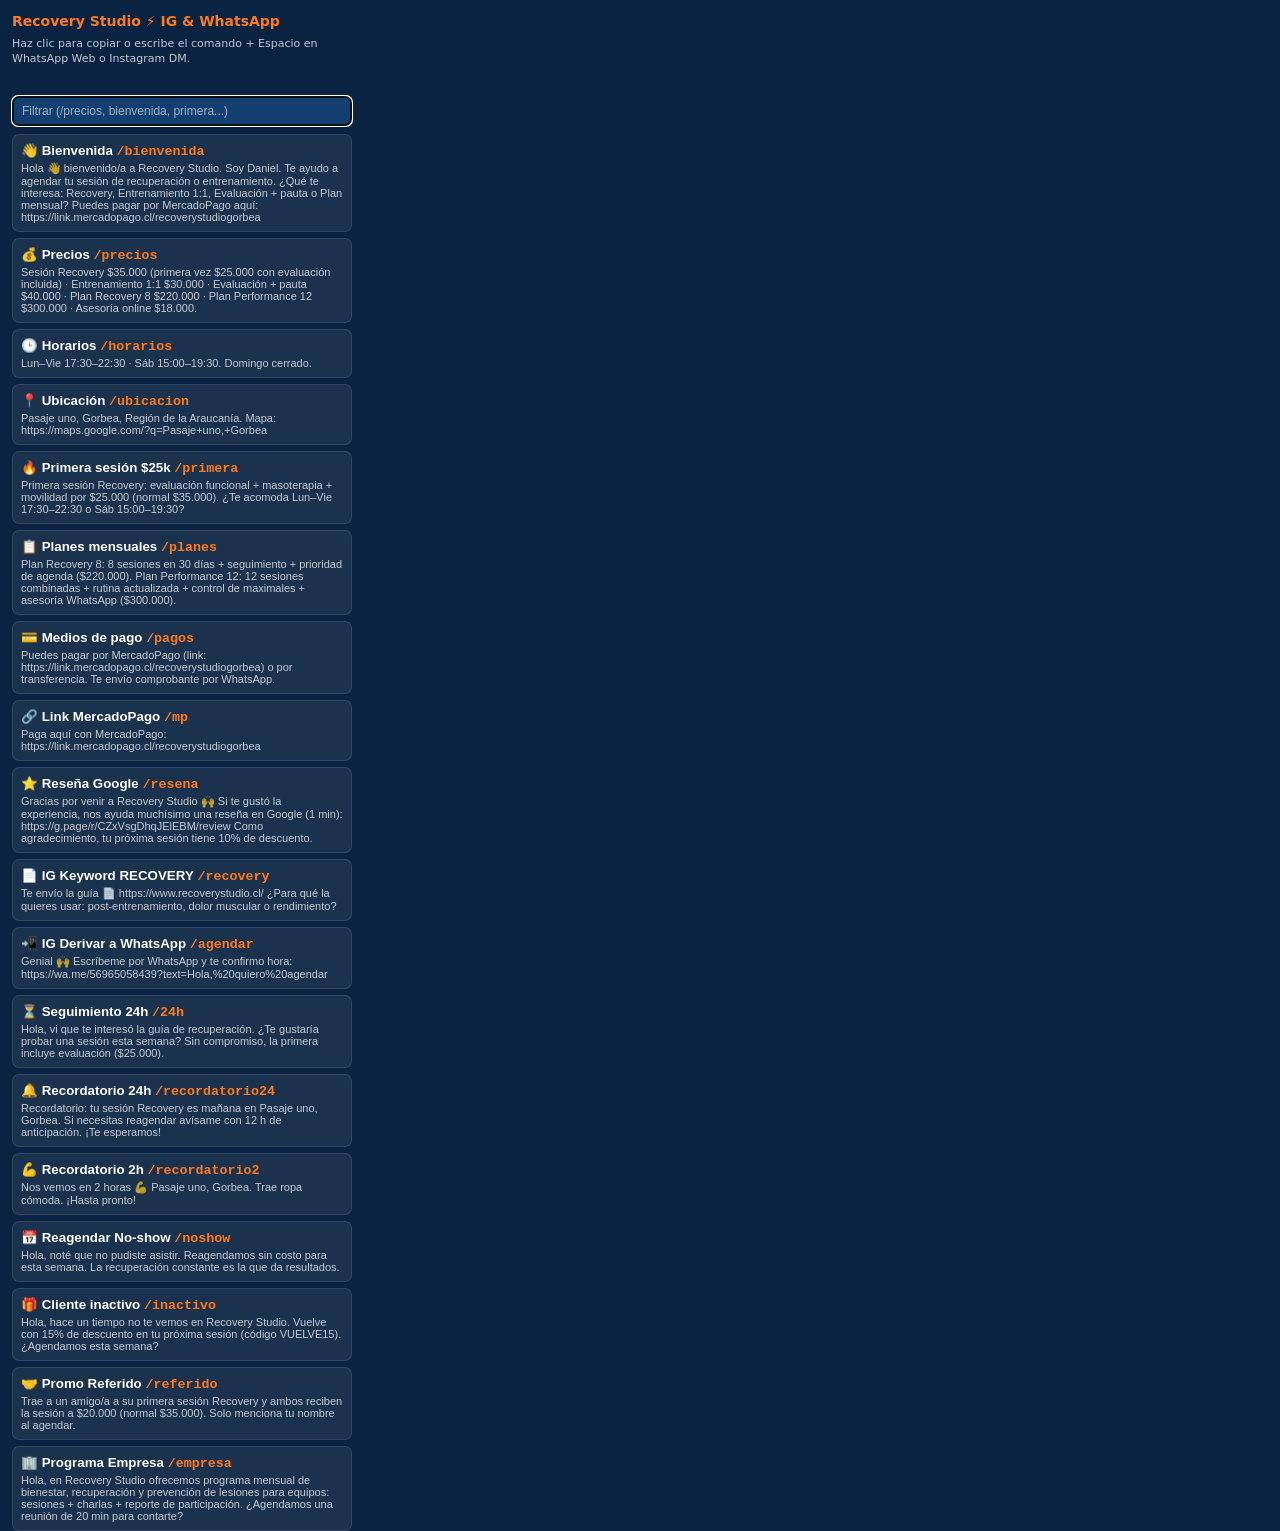
<file: extension-ig-whatsapp/popup.html>
<!doctype html>
<html lang="es">
<head>
  <meta charset="utf-8" />
  <title>Recovery Studio — Plantillas</title>
  <style>
    body {
      width: 340px;
      margin: 0;
      padding: 12px;
      background: #0A2342;
      color: #fff;
      font: 13px/1.4 system-ui, -apple-system, sans-serif;
    }
    h1 {
      font-size: 14px;
      margin: 0 0 4px;
      color: #FF7A18;
    }
    p {
      margin: 0 0 10px;
      font-size: 11px;
      color: rgba(255,255,255,.75);
    }
    input {
      width: 100%;
      box-sizing: border-box;
      padding: 7px 9px;
      border-radius: 6px;
      border: 1px solid rgba(255,255,255,.2);
      background: #123F70;
      color: #fff;
      margin-bottom: 8px;
      font-size: 12px;
    }
    input::placeholder { color: rgba(255,255,255,.6); }
    .item {
      display: block;
      width: 100%;
      text-align: left;
      background: rgba(255,255,255,.07);
      border: 1px solid rgba(255,255,255,.1);
      color: #fff;
      padding: 8px;
      margin-bottom: 6px;
      border-radius: 7px;
      cursor: pointer;
    }
    .item:hover { border-color: #FF7A18; background: rgba(255,122,24,.2); }
    .cmd { color: #FF7A18; font-family: monospace; font-weight: 700; }
    .txt { display: block; font-size: 11px; color: rgba(255,255,255,.75); margin-top: 3px; }
    #status { color: #4ade80; font-weight: 700; font-size: 11px; min-height: 16px; margin-bottom: 4px; }
  </style>
</head>
<body>
  <h1>Recovery Studio ⚡ IG & WhatsApp</h1>
  <p>Haz clic para copiar o escribe el comando + Espacio en WhatsApp Web o Instagram DM.</p>
  <div id="status"></div>
  <input id="q" placeholder="Filtrar (/precios, bienvenida, primera...)" autofocus />
  <div id="list"></div>
  <script src="popup.js"></script>
</body>
</html>
</file>
<file: assets/css/styles.css>
/* ==========================================================================
   Recovery Studio — Design System v2.0
   Paleta unificada: Blanco, Azul #2563EB, Naranja #E67E22, Dorado #D4A017
   Todo cuadrado (sin border-radius excesivos), tipografía distintiva
   ========================================================================== */

:root {
  /* Paleta principal */
  --ink: #0F172A;
  --ink-soft: #64748b;
  --ink-muted: #94a3b8;
  --white: #FFFFFF;
  --gray-50: #F8FAFC;
  --gray-100: #F1F5F9;
  --gray-200: #E2E8F0;
  --gray-300: #CBD5E1;
  --gray-400: #94A3B8;

  /* Acentos de marca */
  --blue: #2563EB;
  --blue-600: #1D4ED8;
  --blue-700: #1E40AF;
  --blue-50: #EFF6FF;
  --blue-100: #DBEAFE;

  --orange: #E67E22;
  --orange-600: #D97706;
  --orange-700: #B45309;
  --orange-50: #FFF7ED;
  --orange-100: #FFEDD5;

  --gold: #D4A017;
  --gold-600: #B45309;
  --gold-50: #FFFBEB;
  --gold-100: #FEF3C7;

  /* Semánticos */
  --success: #15803D;
  --success-50: #DCFCE7;
  --success-100: #BBF7D0;

  --warning: #D97706;
  --warning-50: #FEF3C7;
  --warning-100: #FDE68A;

  --danger: #DC2626;
  --danger-50: #FEF2F2;
  --danger-100: #FECACA;

  /* Alias de compatibilidad */
  --navy: var(--blue);
  --navy-700: var(--blue-700);
  --navy-600: var(--blue-50);
  --clay: var(--orange);
  --clay-deep: var(--orange-600);
  --clay-soft: var(--orange-50);
  --pine: var(--blue);
  --pine-deep: var(--blue-700);
  --pine-soft: var(--blue-50);

  /* Fondos y superficies */
  --bg: var(--white);
  --surface: var(--white);
  --surface-2: var(--gray-50);
  --surface-3: var(--gray-100);
  --border: var(--gray-200);
  --border-strong: var(--gray-300);
  --text: var(--ink);
  --text-2: var(--ink-soft);
  --muted: var(--ink-muted);
  --muted-2: var(--ink-muted);

  /* Espaciado y forma */
  --radius-sm: 6px;
  --radius: 8px;
  --radius-lg: 12px;
  --radius-xl: 16px;
  --shadow-xs: 0 1px 2px rgba(15, 23, 42, 0.04);
  --shadow-sm: 0 1px 3px rgba(15, 23, 42, 0.06), 0 1px 2px -1px rgba(15, 23, 42, 0.06);
  --shadow-md: 0 4px 12px -2px rgba(15, 23, 42, 0.08), 0 2px 4px -2px rgba(15, 23, 42, 0.04);
  --shadow-lg: 0 12px 28px -8px rgba(15, 23, 42, 0.12), 0 4px 8px -4px rgba(15, 23, 42, 0.06);
  --shadow-xl: 0 20px 40px -12px rgba(15, 23, 42, 0.15), 0 8px 16px -8px rgba(15, 23, 42, 0.08);

  /* Tipografía */
  --font-display: 'Fraunces', 'Georgia', serif;
  --font-body: 'DM Sans', system-ui, -apple-system, sans-serif;
  --font-mono: 'DM Mono', ui-monospace, 'SFMono-Regular', Menlo, monospace;
  --font: var(--font-body);

  /* Alias heredados de la v1 (usados por estilos de vistas restaurados) */
  --mono: var(--font-mono);
  --serif: var(--font-display);
  --sand: var(--gray-100);

  /* Layout */
  --sidebar-w: 280px;
  --topbar-h: 72px;
  --max-w: 1440px;
  --container-pad: 32px;
  --ease: cubic-bezier(0.22, 0.61, 0.36, 1);
  --ease-out: cubic-bezier(0, 0, 0.2, 1);
}

/* ==========================================================================
   Reset & Base
   ========================================================================== */

*, *::before, *::after { box-sizing: border-box; }

html {
  -webkit-text-size-adjust: 100%;
  scroll-behavior: smooth;
}

@media (prefers-reduced-motion: reduce) {
  html { scroll-behavior: auto; }
  *, *::before, *::after {
    animation-duration: 0.01ms !important;
    transition-duration: 0.01ms !important;
  }
}

body {
  margin: 0;
  font-family: var(--font);
  font-size: 15px;
  line-height: 1.6;
  color: var(--text);
  background: var(--bg);
  -webkit-font-smoothing: antialiased;
  -moz-osx-font-smoothing: grayscale;
  text-rendering: optimizeLegibility;
}

h1, h2, h3, h4, h5, h6 {
  margin: 0;
  font-family: var(--font-display);
  font-weight: 500;
  letter-spacing: -0.02em;
  line-height: 1.15;
  color: var(--ink);
}

h1 { font-size: clamp(2.5rem, 5vw, 4rem); }
h2 { font-size: clamp(1.75rem, 3.5vw, 2.5rem); }
h3 { font-size: clamp(1.25rem, 2.5vw, 1.75rem); }
h4 { font-size: clamp(1.1rem, 2vw, 1.35rem); }

p { margin: 0 0 1rem; }

a {
  color: var(--blue);
  text-decoration: none;
  transition: color 0.15s var(--ease);
}

a:hover { color: var(--blue-700); }

img { max-width: 100%; display: block; }

button, input, select, textarea {
  font: inherit;
  color: inherit;
}

button { cursor: pointer; }

svg.icon { display: inline-block; vertical-align: -0.125em; flex: 0 0 auto; }

::selection { background: var(--orange); color: var(--white); }

:focus-visible {
  outline: 2px solid var(--blue);
  outline-offset: 2px;
}

::-webkit-scrollbar { width: 8px; height: 8px; }
::-webkit-scrollbar-thumb { background: var(--gray-300); border-radius: 4px; }
::-webkit-scrollbar-thumb:hover { background: var(--gray-400); }
::-webkit-scrollbar-track { background: transparent; }

/* ==========================================================================
   Utilidades de texto
   ========================================================================== */

.sr-only { position: absolute; width: 1px; height: 1px; padding: 0; margin: -1px; overflow: hidden; clip: rect(0, 0, 0, 0); white-space: nowrap; border: 0; }

.muted { color: var(--muted); }
.muted-2 { color: var(--muted-2); }
.small { font-size: 13px; }
.xsmall { font-size: 12px; }
.tiny { font-size: 11px; }

.text-success { color: var(--success); }
.text-warning { color: var(--warning); }
.text-danger { color: var(--danger); }
.text-blue { color: var(--blue); }
.text-orange { color: var(--orange); }
.text-gold { color: var(--gold); }

.font-display { font-family: var(--font-display); }
.font-mono { font-family: var(--font-mono); font-variant-numeric: tabular-nums; }
.font-bold { font-weight: 700; }
.font-medium { font-weight: 500; }
.font-normal { font-weight: 400; }

.underline { text-decoration: underline; }
.uppercase { text-transform: uppercase; letter-spacing: 0.08em; }

/* ==========================================================================
   Animaciones base
   ========================================================================== */

@keyframes fadeIn { from { opacity: 0; } to { opacity: 1; } }
@keyframes fadeUp { from { opacity: 0; transform: translateY(12px); } to { opacity: 1; transform: none; } }
@keyframes fadeDown { from { opacity: 0; transform: translateY(-12px); } to { opacity: 1; transform: none; } }
@keyframes scaleIn { from { opacity: 0; transform: scale(0.96); } to { opacity: 1; transform: none; } }
@keyframes slideInRight { from { opacity: 0; transform: translateX(16px); } to { opacity: 1; transform: none; } }
@keyframes shimmer { 0% { background-position: -200% 0; } 100% { background-position: 200% 0; } }
@keyframes pulse { 0%, 100% { opacity: 1; } 50% { opacity: 0.5; } }
@keyframes spin { to { transform: rotate(360deg); } }

.animate-fade-in { animation: fadeIn 0.4s var(--ease-out); }
.animate-fade-up { animation: fadeUp 0.5s var(--ease-out); }
.animate-scale-in { animation: scaleIn 0.4s var(--ease-out); }
.animate-slide-in-right { animation: slideInRight 0.4s var(--ease-out); }

.stagger > * { opacity: 0; animation: fadeUp 0.5s var(--ease-out) forwards; }
.stagger > *:nth-child(1) { animation-delay: 0ms; }
.stagger > *:nth-child(2) { animation-delay: 80ms; }
.stagger > *:nth-child(3) { animation-delay: 160ms; }
.stagger > *:nth-child(4) { animation-delay: 240ms; }
.stagger > *:nth-child(5) { animation-delay: 320ms; }
.stagger > *:nth-child(6) { animation-delay: 400ms; }

/* ==========================================================================
   Logo
   ========================================================================== */

.logo-lockup { display: inline-flex; align-items: center; gap: 12px; line-height: 1; }
.logo-mark { width: 40px; height: 40px; border-radius: 10px; background: linear-gradient(135deg, var(--blue), var(--blue-700)); display: flex; align-items: center; justify-content: center; color: white; box-shadow: var(--shadow-md); }
.logo-mark svg { width: 24px; height: 24px; }
.logo-word { display: flex; flex-direction: column; }
.logo-word strong { font-family: var(--font-display); font-size: 16px; font-weight: 700; letter-spacing: -0.01em; color: var(--ink); line-height: 1.1; }
.logo-word span { margin-top: 2px; font-family: var(--font-mono); font-size: 9px; font-weight: 600; letter-spacing: 0.3em; text-transform: uppercase; color: var(--orange); }
.logo-lockup.is-light .logo-word strong { color: var(--white); }
.logo-lockup.is-light .logo-word span { color: var(--gold); }

/* ==========================================================================
   Avatares
   ========================================================================== */

.avatar { display: inline-flex; align-items: center; justify-content: center; border-radius: 50%; font-weight: 700; letter-spacing: 0.02em; color: var(--white); flex: 0 0 auto; background: linear-gradient(135deg, var(--blue), var(--blue-700)); user-select: none; }
.av-1 { background: linear-gradient(135deg, var(--orange), var(--orange-600)); }
.av-2 { background: linear-gradient(135deg, var(--blue), var(--blue-700)); }
.av-3 { background: linear-gradient(135deg, var(--gold), var(--gold-600)); }
.av-4 { background: linear-gradient(135deg, #C2645A, var(--orange-600)); }
.av-5 { background: linear-gradient(135deg, var(--muted), var(--blue-700)); }

/* ==========================================================================
   Botones
   ========================================================================== */

.btn {
  display: inline-flex; align-items: center; justify-content: center; gap: 8px;
  height: 44px; padding: 0 20px;
  border-radius: var(--radius);
  border: 1px solid transparent;
  font-size: 14px; font-weight: 600; line-height: 1;
  white-space: nowrap;
  transition: background 0.15s var(--ease), border-color 0.15s var(--ease), color 0.15s var(--ease), box-shadow 0.15s var(--ease), transform 0.1s var(--ease);
  text-decoration: none;
}

.btn:active:not(:disabled) { transform: scale(0.98); }
.btn:disabled { opacity: 0.5; cursor: not-allowed; }

.btn-primary { background: var(--blue); color: var(--white); box-shadow: var(--shadow-sm); }
.btn-primary:hover:not(:disabled) { background: var(--blue-700); box-shadow: var(--shadow-md); }

.btn-accent { background: var(--orange); color: var(--white); box-shadow: var(--shadow-sm); }
.btn-accent:hover:not(:disabled) { background: var(--orange-600); box-shadow: var(--shadow-md); }

.btn-gold { background: var(--gold); color: var(--ink); box-shadow: var(--shadow-sm); }
.btn-gold:hover:not(:disabled) { background: var(--gold-600); box-shadow: var(--shadow-md); }

.btn-outline { border-color: var(--border-strong); background: var(--white); color: var(--blue); }
.btn-outline:hover:not(:disabled) { border-color: var(--blue); background: var(--blue-50); color: var(--blue-700); }

.btn-ghost { background: transparent; color: var(--ink-soft); border-color: transparent; }
.btn-ghost:hover:not(:disabled) { background: var(--gray-100); color: var(--ink); }

.btn-danger { background: var(--danger); color: var(--white); }
.btn-danger:hover:not(:disabled) { background: #B91C1C; }

.btn-success { background: var(--success); color: var(--white); }
.btn-success:hover:not(:disabled) { background: #166534; }

.btn-sm { height: 36px; padding: 0 14px; font-size: 13px; border-radius: var(--radius-sm); gap: 6px; }
.btn-lg { height: 52px; padding: 0 24px; font-size: 15px; border-radius: var(--radius-lg); }
.btn-xl { height: 56px; padding: 0 28px; font-size: 16px; border-radius: var(--radius-xl); }
.btn-block { width: 100%; }

.icon-btn {
  display: inline-flex; align-items: center; justify-content: center;
  width: 40px; height: 40px; border-radius: var(--radius);
  border: 1px solid transparent; background: transparent; color: var(--muted);
  transition: background 0.15s var(--ease), color 0.15s var(--ease), border-color 0.15s var(--ease);
  flex: 0 0 auto;
}
.icon-btn:hover { background: var(--gray-100); color: var(--blue); border-color: var(--border); }
.icon-btn.danger:hover { background: var(--danger-50); color: var(--danger); border-color: var(--danger-100); }
.icon-btn.sm { width: 32px; height: 32px; border-radius: var(--radius-sm); }
.icon-btn.lg { width: 48px; height: 48px; border-radius: var(--radius-lg); }

.copy-btn { width: 28px; height: 28px; border-radius: var(--radius-sm); border: none; background: transparent; color: var(--muted); transition: background 0.15s, color 0.15s; }
.copy-btn:hover { background: var(--blue-50); color: var(--blue); }

.link-btn { border: none; background: none; padding: 0; color: var(--blue); font-size: 13px; font-weight: 600; text-align: left; }
.link-btn:hover { text-decoration: underline; }

.link-arrow { display: inline-flex; align-items: center; gap: 6px; color: var(--blue); font-size: 13px; font-weight: 600; white-space: nowrap; }
.link-arrow:hover { color: var(--blue-700); gap: 8px; }

/* ==========================================================================
   Formularios
   ========================================================================== */

.field { display: flex; flex-direction: column; gap: 6px; margin-bottom: 16px; }
.field > label { font-size: 13px; font-weight: 600; color: var(--ink-soft); }
.field-top { margin-top: 4px; }

.input {
  width: 100%; height: 48px; padding: 0 14px;
  background: var(--white); border: 1px solid var(--border-strong);
  border-radius: var(--radius); font-size: 14.5px; color: var(--ink);
  transition: border-color 0.15s var(--ease), box-shadow 0.15s var(--ease), background 0.15s var(--ease);
  appearance: none;
}

textarea.input { height: auto; min-height: 88px; padding: 12px 14px; line-height: 1.55; resize: vertical; }

select.input {
  background-image: url("data:image/svg+xml,%3Csvg xmlns='http://www.w3.org/2000/svg' width='16' height='16' viewBox='0 0 24 24' fill='none' stroke='%2394A3B8' stroke-width='2' stroke-linecap='round' stroke-linejoin='round'%3E%3Cpath d='m6 9 6 6 6-6'/%3E%3C/svg%3E");
  background-repeat: no-repeat; background-position: right 14px center; padding-right: 42px;
}

.input:hover { border-color: var(--gray-300); }
.input:focus { outline: none; border-color: var(--blue); box-shadow: 0 0 0 3px var(--blue-50); background: var(--white); }
.input:disabled { background: var(--gray-50); color: var(--muted); cursor: not-allowed; }
.input-error { border-color: var(--danger) !important; box-shadow: 0 0 0 3px var(--danger-50) !important; }

.input-sm { height: 40px; font-size: 13px; border-radius: var(--radius-sm); }
.input-lg { height: 52px; font-size: 15.5px; border-radius: var(--radius-lg); }

.input-icon { position: relative; display: flex; align-items: center; }
.input-icon > svg { position: absolute; left: 14px; color: var(--muted); pointer-events: none; }
.input-icon .input { padding-left: 44px; }
.input-icon.has-action .input { padding-right: 44px; }

.input-action { position: absolute; right: 8px; width: 36px; height: 36px; border: none; background: transparent; color: var(--muted); display: inline-flex; align-items: center; justify-content: center; border-radius: var(--radius-sm); }
.input-action:hover { background: var(--gray-100); color: var(--blue); }

.field-hint, .form-hint { font-size: 12px; color: var(--muted); line-height: 1.45; }
.field-hint { margin-top: 2px; }
.form-hint.is-error { color: var(--danger); }

.check { display: inline-flex; align-items: flex-start; gap: 10px; font-size: 13px; color: var(--ink-soft); line-height: 1.5; cursor: pointer; }
.check input[type='checkbox'], .check input[type='radio'] { width: 18px; height: 18px; margin-top: 2px; accent-color: var(--blue); flex: 0 0 auto; cursor: pointer; }
.check-boxed { display: flex; align-items: center; height: 48px; padding: 0 14px; border: 1px solid var(--border-strong); border-radius: var(--radius); background: var(--gray-50); }

.form-row { display: flex; align-items: center; gap: 12px; margin-bottom: 16px; }
.form-row.between { justify-content: space-between; }
.form-actions { display: flex; align-items: center; gap: 12px; margin-top: 8px; }
.form-actions.between { justify-content: space-between; }
.form-actions.wrap { flex-wrap: wrap; }

.form-error { display: none; background: var(--danger-50); color: #991B1B; border: 1px solid var(--danger-100); border-radius: var(--radius); padding: 10px 14px; font-size: 13px; line-height: 1.5; margin-bottom: 16px; }
.form-error.show { display: block; animation: fadeUp 0.2s var(--ease); }

/* ==========================================================================
   Grid & Layout helpers
   ========================================================================== */

.grid { display: grid; gap: 16px; }
.grid-2 { grid-template-columns: repeat(2, minmax(0, 1fr)); }
.grid-3 { grid-template-columns: repeat(3, minmax(0, 1fr)); }
.grid-4 { grid-template-columns: repeat(4, minmax(0, 1fr)); }
.gap-sm { gap: 12px; }
.gap-lg { gap: 24px; }

.stack { display: flex; flex-direction: column; gap: 16px; }
.stack-tight { display: flex; flex-direction: column; gap: 8px; }
.stack-xs { display: flex; flex-direction: column; gap: 4px; }

.row-between { display: flex; align-items: center; justify-content: space-between; gap: 16px; flex-wrap: wrap; }
.row-center { display: flex; align-items: center; gap: 12px; }
.row-start { display: flex; align-items: flex-start; gap: 12px; }

/* ==========================================================================
   Tarjetas
   ========================================================================== */

.card {
  background: var(--surface); border: 1px solid var(--border); border-radius: var(--radius-lg);
  box-shadow: var(--shadow-sm); transition: border-color 0.15s var(--ease), box-shadow 0.15s var(--ease);
}
.card:hover { border-color: var(--border-strong); box-shadow: var(--shadow-md); }

.card-head { padding: 20px 24px; border-bottom: 1px solid var(--border); }
.card-head:last-child { border-bottom: none; }
.head-row { display: flex; align-items: flex-start; justify-content: space-between; gap: 16px; flex-wrap: wrap; }

.card-title { font-family: var(--font-display); font-size: 16px; font-weight: 600; letter-spacing: -0.015em; }
.card-sub { font-size: 12.5px; color: var(--muted); margin-top: 4px; }

.card-body { padding: 24px; }
.card-foot { padding: 16px 24px; border-top: 1px solid var(--border); background: var(--gray-50); border-radius: 0 0 var(--radius-lg) var(--radius-lg); }

.head-chip {
  display: inline-flex; align-items: center; gap: 6px; height: 28px; padding: 0 10px;
  border-radius: 999px; background: var(--gray-100); border: 1px solid var(--border);
  color: var(--muted); font-size: 11px; font-weight: 600; white-space: nowrap;
}

/* ==========================================================================
   Pills / Badges
   ========================================================================== */

.pill { display: inline-flex; align-items: center; gap: 6px; height: 24px; padding: 0 10px; border-radius: 999px; font-size: 11px; font-weight: 700; letter-spacing: 0.02em; white-space: nowrap; }
.pill-dot { width: 6px; height: 6px; border-radius: 50%; background: currentColor; }

.pill-blue { background: var(--blue-50); color: var(--blue-700); }
.pill-orange { background: var(--orange-50); color: var(--orange-700); }
.pill-gold { background: var(--gold-50); color: var(--gold-600); }
.pill-green { background: var(--success-50); color: var(--success); }
.pill-red { background: var(--danger-50); color: var(--danger); }
.pill-gray { background: var(--gray-100); color: var(--muted); }

.pill-success { background: var(--success-50); color: var(--success); }
.pill-warning { background: var(--warning-50); color: var(--warning); }
.pill-danger { background: var(--danger-50); color: var(--danger); }
.pill-info { background: var(--blue-50); color: var(--blue); }
.pill-neutral { background: var(--gray-100); color: var(--muted); }

.tag-popular {
  display: inline-flex; align-items: center; height: 24px; padding: 0 10px;
  border-radius: var(--radius-sm); background: var(--orange); color: var(--white);
  font-size: 10.5px; font-weight: 800; letter-spacing: 0.06em; text-transform: uppercase;
  white-space: nowrap; position: relative; z-index: 1;
  box-shadow: var(--shadow-xs); border: 1px solid var(--orange-600);
}

.credit-badge { display: inline-flex; align-items: center; gap: 4px; height: 26px; padding: 0 10px; border-radius: var(--radius); background: var(--orange-50); color: var(--orange-700); font-size: 12px; font-weight: 700; white-space: nowrap; }

/* ==========================================================================
   Progress
   ========================================================================== */

.progress { height: 8px; border-radius: 999px; background: var(--gray-200); overflow: hidden; }
.progress > span { display: block; height: 100%; border-radius: inherit; background: linear-gradient(90deg, var(--blue), var(--blue-600)); transition: width 0.4s var(--ease); }
.progress-orange > span { background: linear-gradient(90deg, var(--orange), var(--orange-600)); }
.progress-gold > span { background: linear-gradient(90deg, var(--gold), var(--gold-600)); }
.progress-green > span { background: linear-gradient(90deg, var(--success), #86EFAC); }

.progress-meta { display: flex; justify-content: space-between; font-size: 11px; color: var(--muted); margin-top: 6px; }

/* ==========================================================================
   Layout principal
   ========================================================================== */

.app-root { min-height: 100vh; }

.app-shell { display: flex; min-height: 100vh; }

.app-main { flex: 1; min-width: 0; margin-left: var(--sidebar-w); display: flex; flex-direction: column; min-height: 100vh; }

.sidebar {
  position: fixed; top: 0; bottom: 0; left: 0; z-index: 60; width: var(--sidebar-w);
  display: flex; flex-direction: column;
  background: var(--ink); color: var(--white);
  overflow-y: auto; overscroll-behavior: contain;
}

.sidebar-brand { padding: 28px 24px 20px; display: flex; flex-direction: column; gap: 14px; }
.sidebar-mode { display: inline-flex; align-self: flex-start; padding: 4px 10px; border-radius: var(--radius-sm); background: rgba(255,255,255,0.08); border: 1px solid rgba(255,255,255,0.12); color: rgba(255,255,255,0.55); font-size: 9px; font-weight: 700; letter-spacing: 0.14em; text-transform: uppercase; }

.side-nav { padding: 8px 16px 24px; display: flex; flex-direction: column; gap: 20px; }
.side-section { display: flex; flex-direction: column; gap: 4px; }
.side-label { padding: 0 12px; margin-bottom: 8px; font-size: 9.5px; font-weight: 700; letter-spacing: 0.16em; text-transform: uppercase; color: rgba(255,255,255,0.35); }
.side-link { position: relative; display: flex; align-items: center; gap: 12px; min-height: 44px; padding: 10px 12px; border-radius: var(--radius); color: rgba(255,255,255,0.7); font-size: 14px; font-weight: 500; transition: background 0.15s var(--ease), color 0.15s var(--ease); }
.side-link:hover { background: rgba(255,255,255,0.08); color: var(--white); }
.side-link.active { background: rgba(255,255,255,0.12); color: var(--white); font-weight: 600; }
.side-link.active::before { content: ''; position: absolute; left: -16px; top: 10px; bottom: 10px; width: 4px; border-radius: 0 4px 4px 0; background: var(--orange); }
.side-link-icon { display: inline-flex; color: rgba(255,255,255,0.5); transition: color 0.15s; }
.side-link.active .side-link-icon, .side-link:hover .side-link-icon { color: var(--orange); }
.side-link-label { flex: 1; white-space: nowrap; }
.side-badge { min-width: 20px; height: 20px; padding: 0 6px; border-radius: 999px; background: var(--orange); color: var(--white); font-size: 10px; font-weight: 800; display: inline-flex; align-items: center; justify-content: center; }

.sidebar-foot { margin-top: auto; padding: 16px 16px 20px; display: flex; flex-direction: column; gap: 14px; }
.side-help { display: flex; align-items: center; gap: 12px; padding: 12px 14px; border-radius: var(--radius); background: rgba(255,255,255,0.05); border: 1px solid rgba(255,255,255,0.08); transition: background 0.15s; }
.side-help:hover { background: rgba(255,255,255,0.09); }
.side-help-icon { display: inline-flex; width: 36px; height: 36px; border-radius: var(--radius); background: rgba(230,126,34,0.18); color: var(--orange); align-items: center; justify-content: center; flex: 0 0 auto; }
.side-help > span:last-child { display: flex; flex-direction: column; min-width: 0; }
.side-help strong { font-size: 12px; font-weight: 600; }
.side-help small { font-size: 10.5px; color: rgba(255,255,255,0.45); }

.side-user { display: flex; align-items: center; gap: 12px; padding: 12px 8px 0; border-top: 1px solid rgba(255,255,255,0.1); }
.side-user-info { display: flex; flex-direction: column; min-width: 0; flex: 1; }
.side-user-info strong { font-size: 13px; font-weight: 600; white-space: nowrap; overflow: hidden; text-overflow: ellipsis; }
.side-user-info span { font-size: 11px; color: rgba(255,255,255,0.45); }
.side-logout { color: rgba(255,255,255,0.45); }
.side-logout:hover { background: rgba(255,255,255,0.08); color: var(--white); border-color: transparent; }

.sidebar-overlay { display: none; position: fixed; inset: 0; z-index: 50; background: rgba(15,23,42,0.6); backdrop-filter: blur(2px); }

.topbar {
  position: sticky; top: 0; z-index: 40;
  display: flex; align-items: center; gap: 16px;
  height: var(--topbar-h); padding: 0 var(--container-pad);
  background: rgba(255,255,255,0.92); backdrop-filter: blur(16px); -webkit-backdrop-filter: blur(16px);
  border-bottom: 1px solid var(--border);
}

.topbar-menu { display: none; }
.topbar-title { display: flex; flex-direction: column; line-height: 1.25; }
.topbar-title span { font-family: var(--font-mono); font-size: 9px; font-weight: 700; letter-spacing: 0.2em; text-transform: uppercase; color: var(--muted); }
.topbar-title strong { font-family: var(--font-display); font-size: 15px; font-weight: 600; letter-spacing: -0.01em; color: var(--ink); }

.topbar-actions { margin-left: auto; display: flex; align-items: center; gap: 8px; }
.local-chip { display: inline-flex; align-items: center; gap: 6px; height: 26px; padding: 0 10px; border-radius: var(--radius-sm); background: var(--gray-100); border: 1px solid var(--border); color: var(--muted); font-size: 10.5px; font-weight: 600; }
.topbar-help { color: var(--blue); }
.topbar-bell { position: relative; }
.bell-badge { position: absolute; top: 2px; right: 1px; min-width: 18px; height: 18px; padding: 0 5px; border-radius: 999px; background: var(--orange); color: var(--white); font-size: 10px; font-weight: 800; display: inline-flex; align-items: center; justify-content: center; border: 2px solid var(--white); box-sizing: content-box; }

.topbar-user { display: flex; align-items: center; gap: 10px; padding: 6px 10px 6px 6px; border-radius: var(--radius); margin-left: 4px; }
.topbar-user:hover { background: var(--gray-100); }
.topbar-user > span { display: flex; flex-direction: column; line-height: 1.25; }
.topbar-user strong { font-size: 12.5px; font-weight: 600; }
.topbar-user small { font-size: 10px; color: var(--muted); }
.topbar-logout { margin-left: 2px; }

.page { flex: 1; width: 100%; max-width: var(--max-w); margin: 0 auto; padding: 32px var(--container-pad) 56px; }
.page-in { animation: fadeUp 0.3s var(--ease-out); }

.app-footer { display: flex; align-items: center; justify-content: space-between; gap: 12px; flex-wrap: wrap; padding: 20px var(--container-pad) 26px; color: var(--muted); font-size: 11px; border-top: 1px solid var(--border); background: var(--gray-50); }
.app-footer span { display: inline-flex; align-items: center; gap: 6px; }

/* ==========================================================================
   Page headers
   ========================================================================== */

.view { display: flex; flex-direction: column; gap: 24px; }
.page-head { display: flex; align-items: flex-end; justify-content: space-between; gap: 20px; flex-wrap: wrap; }

.eyebrow { display: inline-flex; align-items: center; gap: 8px; font-family: var(--font-mono); font-size: 10px; font-weight: 600; letter-spacing: 0.14em; text-transform: uppercase; color: var(--orange-600); margin-bottom: 8px; }
.eyebrow svg { color: var(--orange); }

.page-title { font-family: var(--font-display); font-size: clamp(28px, 4vw, 40px); font-weight: 500; letter-spacing: -0.02em; line-height: 1.1; color: var(--ink); display: flex; align-items: center; gap: 10px; }
.title-spark { color: var(--orange); }
.title-accent { color: var(--blue); }

.page-sub { margin-top: 8px; font-size: 14px; color: var(--muted); max-width: 640px; }
.page-actions { display: flex; align-items: center; gap: 10px; flex-wrap: wrap; }

.section-head { display: flex; align-items: flex-end; justify-content: space-between; gap: 16px; flex-wrap: wrap; }
.section-title { font-family: var(--font-display); font-size: 18px; font-weight: 600; }
.section-sub { font-size: 12.5px; color: var(--muted); margin-top: 4px; }

/* ==========================================================================
   KPI / Stats
   ========================================================================== */

.stats-grid { display: grid; grid-template-columns: repeat(4, minmax(0, 1fr)); gap: 16px; }
.stats-3 { grid-template-columns: repeat(3, minmax(0, 1fr)); }
.stats-2 { grid-template-columns: repeat(2, minmax(0, 1fr)); }

.kpi { padding: 20px 22px; display: flex; flex-direction: column; gap: 6px; min-width: 0; background: var(--white); border: 1px solid var(--border); border-radius: var(--radius-lg); box-shadow: var(--shadow-sm); transition: border-color 0.15s, box-shadow 0.15s; }
.kpi:hover { border-color: var(--border-strong); box-shadow: var(--shadow-md); }

.kpi-top { display: flex; align-items: center; justify-content: space-between; margin-bottom: 6px; }
.kpi-icon { display: inline-flex; align-items: center; justify-content: center; width: 44px; height: 44px; border-radius: var(--radius); flex: 0 0 auto; }
.tone-blue { background: var(--blue-50); color: var(--blue); }
.tone-orange { background: var(--orange-50); color: var(--orange-600); }
.tone-green { background: var(--success-50); color: var(--success); }
.tone-amber { background: var(--gold-50); color: var(--gold-600); }
.tone-red { background: var(--danger-50); color: var(--danger); }
.tone-gold { background: var(--gold-50); color: var(--gold-600); }

.kpi-trend { display: inline-flex; align-items: center; gap: 4px; font-size: 10.5px; font-weight: 700; padding: 4px 8px; border-radius: var(--radius-sm); }
.kpi-trend.up { color: var(--success); background: var(--success-50); }
.kpi-trend.down { color: var(--danger); background: var(--danger-50); }

.kpi-label { font-size: 12px; font-weight: 600; color: var(--muted); }
.kpi-value { font-family: var(--font-display); font-size: clamp(24px, 3vw, 30px); font-weight: 700; letter-spacing: -0.03em; color: var(--ink); line-height: 1.1; }
.kpi-helper { font-size: 11.5px; color: var(--muted-2); margin-top: 2px; }

/* ==========================================================================
   Empty states
   ========================================================================== */

.empty { display: flex; flex-direction: column; align-items: center; justify-content: center; text-align: center; padding: 48px 28px; gap: 10px; }
.empty-icon { display: inline-flex; align-items: center; justify-content: center; width: 60px; height: 60px; border-radius: var(--radius-lg); background: var(--gray-100); border: 1px solid var(--border); color: var(--muted); margin-bottom: 4px; }
.empty h3 { font-family: var(--font-display); font-size: 16px; font-weight: 600; }
.empty p { font-size: 13.5px; color: var(--muted); max-width: 360px; margin: 0; }
.empty .btn { margin-top: 12px; }

/* ==========================================================================
   Banner / Callouts
   ========================================================================== */

.banner { display: flex; align-items: flex-start; gap: 14px; padding: 16px 18px; border-radius: var(--radius-lg); border: 1px solid var(--gold-100); background: linear-gradient(100deg, var(--gold-50), var(--white)); flex-wrap: wrap; }
.banner-icon { display: inline-flex; align-items: center; justify-content: center; width: 44px; height: 44px; border-radius: var(--radius); background: var(--gold-100); color: var(--gold-600); flex: 0 0 auto; }
.banner > div { flex: 1; min-width: 200px; display: flex; flex-direction: column; gap: 2px; }
.banner strong { font-size: 13.5px; font-weight: 700; color: var(--gold-600); }
.banner span:not(.banner-icon) { font-size: 12.5px; color: var(--gold-600); }
.banner .btn { flex: 0 0 auto; margin-top: 4px; }

.banner-warning { border-color: var(--orange-100); background: linear-gradient(100deg, var(--orange-50), var(--white)); }
.banner-warning .banner-icon { background: var(--orange-100); color: var(--orange-600); }
.banner-warning strong, .banner-warning span:not(.banner-icon) { color: var(--orange-600); }

.banner-success { border-color: var(--success-100); background: linear-gradient(100deg, var(--success-50), var(--white)); }
.banner-success .banner-icon { background: var(--success-100); color: var(--success); }
.banner-success strong, .banner-success span:not(.banner-icon) { color: var(--success); }

.banner-info { border-color: var(--blue-100); background: linear-gradient(100deg, var(--blue-50), var(--white)); }
.banner-info .banner-icon { background: var(--blue-100); color: var(--blue); }
.banner-info strong, .banner-info span:not(.banner-icon) { color: var(--blue); }

.callout { display: flex; align-items: flex-start; gap: 12px; padding: 14px 16px; border-radius: var(--radius); font-size: 13px; line-height: 1.55; border: 1px solid var(--border); background: var(--gray-50); color: var(--ink-soft); }
.callout > svg { margin-top: 1px; flex: 0 0 auto; color: var(--blue); }
.callout strong { font-weight: 700; color: var(--ink); }

.callout-blue { background: var(--blue-50); border-color: var(--blue-100); color: var(--blue-700); } .callout-blue > svg { color: var(--blue); }
.callout-green { background: var(--success-50); border-color: var(--success-100); color: var(--success); } .callout-green > svg { color: var(--success); }
.callout-orange { background: var(--orange-50); border-color: var(--orange-100); color: var(--orange-700); } .callout-orange > svg { color: var(--orange-600); }
.callout-gold { background: var(--gold-50); border-color: var(--gold-100); color: var(--gold-600); } .callout-gold > svg { color: var(--gold-600); }
.callout-red { background: var(--danger-50); border-color: var(--danger-100); color: var(--danger); } .callout-red > svg { color: var(--danger); }

/* ==========================================================================
   Tables
   ========================================================================== */

.table-wrap { width: 100%; overflow-x: auto; }
.table { width: 100%; border-collapse: collapse; font-size: 13.5px; min-width: 700px; }
.table th { padding: 12px 16px; text-align: left; font-family: var(--font-mono); font-size: 10px; font-weight: 700; text-transform: uppercase; letter-spacing: 0.08em; color: var(--muted); background: var(--gray-50); border-bottom: 1px solid var(--border); white-space: nowrap; }
.table td { padding: 14px 16px; border-bottom: 1px solid var(--gray-200); vertical-align: middle; color: var(--ink-soft); }
.table tbody tr:last-child td { border-bottom: none; }
.table tbody tr:hover { background: var(--gray-50); }
.table strong { color: var(--ink); font-weight: 600; }
.table-compact th, .table-compact td { padding: 10px 12px; }
.row-muted { opacity: 0.55; }
.row-active { background: var(--orange-50) !important; }

.table-user { display: flex; align-items: center; gap: 12px; min-width: 200px; }
.table-user > div { display: flex; flex-direction: column; line-height: 1.35; min-width: 0; }
.table-user strong { font-size: 13px; white-space: nowrap; }
.table-user span { font-size: 11px; color: var(--muted); max-width: 300px; overflow: hidden; text-overflow: ellipsis; white-space: nowrap; }

.table-actions { display: flex; gap: 4px; justify-content: flex-end; }
.search-empty { padding: 32px; text-align: center; color: var(--muted); font-size: 13.5px; }

/* ==========================================================================
   Tabs & Segmented
   ========================================================================== */

.tabs { display: flex; align-items: center; gap: 4px; border-bottom: 1px solid var(--border); overflow-x: auto; }
.tab { display: inline-flex; align-items: center; gap: 8px; padding: 12px 16px 14px; border: none; border-bottom: 3px solid transparent; background: none; color: var(--muted); font-size: 13px; font-weight: 600; white-space: nowrap; margin-bottom: -1px; transition: color 0.15s, border-color 0.15s; }
.tab:hover { color: var(--ink); }
.tab.active { color: var(--ink); border-bottom-color: var(--orange); }
.tab-count { display: inline-flex; align-items: center; justify-content: center; min-width: 18px; height: 18px; padding: 0 6px; border-radius: 999px; background: var(--orange-50); color: var(--orange-600); font-size: 10px; font-weight: 800; }

.segmented { display: inline-flex; align-items: center; gap: 2px; padding: 4px; background: var(--gray-100); border: 1px solid var(--border); border-radius: var(--radius); }
.segmented button { border: none; background: none; padding: 8px 14px; border-radius: var(--radius-sm); font-size: 12px; font-weight: 600; color: var(--muted); white-space: nowrap; transition: background 0.15s, color 0.15s, box-shadow 0.15s; }
.segmented button:hover { color: var(--ink); }
.segmented button.active { background: var(--white); color: var(--ink); box-shadow: var(--shadow-xs); }
.segmented.wrap { flex-wrap: wrap; }

/* ==========================================================================
   Detail rows
   ========================================================================== */

.detail-list { display: flex; flex-direction: column; border: 1px solid var(--border); border-radius: var(--radius); overflow: hidden; background: var(--white); }
.detail-row { display: flex; align-items: flex-start; justify-content: space-between; gap: 18px; padding: 12px 16px; border-bottom: 1px solid var(--gray-200); font-size: 13.5px; }
.detail-row:last-child { border-bottom: none; }
.detail-label { color: var(--muted); flex: 0 0 140px; }
.detail-value { color: var(--ink-soft); font-weight: 600; text-align: right; }

/* ==========================================================================
   Modales
   ========================================================================== */

.modal-backdrop { position: fixed; inset: 0; z-index: 200; display: flex; align-items: center; justify-content: center; padding: 24px; background: rgba(15,23,42,0.6); backdrop-filter: blur(8px); -webkit-backdrop-filter: blur(8px); opacity: 0; transition: opacity 0.2s var(--ease); }
.modal-backdrop.in { opacity: 1; }

.modal { width: 100%; max-height: 90vh; display: flex; flex-direction: column; background: var(--white); border-radius: var(--radius-xl); box-shadow: var(--shadow-xl); transform: translateY(16px) scale(0.98); opacity: 0; transition: transform 0.25s var(--ease-out), opacity 0.25s var(--ease-out); overflow: hidden; }
.modal.in { transform: none; opacity: 1; }

.modal-sm { max-width: 460px; }
.modal-md { max-width: 640px; }
.modal-lg { max-width: 880px; }
.modal-xl { max-width: 1120px; }

.modal-head { display: flex; align-items: flex-start; gap: 16px; padding: 24px 28px 18px; border-bottom: 1px solid var(--border); flex: 0 0 auto; }
.modal-head-text { flex: 1; min-width: 0; }
.modal-eyebrow { display: block; font-family: var(--font-mono); font-size: 9.5px; font-weight: 700; letter-spacing: 0.14em; text-transform: uppercase; color: var(--orange-600); margin-bottom: 6px; }
.modal-head h2 { font-family: var(--font-display); font-size: 20px; font-weight: 600; letter-spacing: -0.02em; }
.modal-head p { margin-top: 4px; font-size: 13px; color: var(--muted); line-height: 1.5; }
.modal-x { margin: -4px -6px 0 0; }

.modal-body { padding: 24px 28px; overflow-y: auto; flex: 1; min-height: 0; }
.modal-foot { display: flex; align-items: center; justify-content: flex-end; gap: 10px; padding: 18px 28px; border-top: 1px solid var(--border); background: var(--gray-50); flex-wrap: wrap; }

/* ==========================================================================
   Toast
   ========================================================================== */

.toast-root { position: fixed; bottom: 24px; right: 24px; z-index: 300; display: flex; flex-direction: column; gap: 10px; pointer-events: none; }
.toast { pointer-events: auto; display: flex; align-items: flex-start; gap: 12px; min-width: 280px; max-width: 420px; padding: 14px 16px; border-radius: var(--radius-lg); background: var(--white); border: 1px solid var(--border); box-shadow: var(--shadow-lg); animation: slideInRight 0.3s var(--ease-out); }
.toast-icon { display: inline-flex; align-items: center; justify-content; width: 28px; height: 28px; border-radius: var(--radius); flex: 0 0 auto; }
.toast.info .toast-icon { background: var(--blue-50); color: var(--blue); }
.toast.success .toast-icon { background: var(--success-50); color: var(--success); }
.toast.warning .toast-icon { background: var(--orange-50); color: var(--orange-600); }
.toast.error .toast-icon { background: var(--danger-50); color: var(--danger); }
.toast-content { flex: 1; min-width: 0; }
.toast-title { font-weight: 700; font-size: 13.5px; color: var(--ink); }
.toast-message { margin-top: 2px; font-size: 12.5px; color: var(--ink-soft); line-height: 1.45; }
.toast-close { margin-left: 8px; color: var(--muted); opacity: 0.7; transition: opacity 0.15s; }
.toast-close:hover { opacity: 1; color: var(--ink); }

/* ==========================================================================
   Boot screen
   ========================================================================== */

.boot-screen { min-height: 100vh; display: flex; flex-direction: column; align-items: center; justify-content: center; gap: 20px; background: radial-gradient(900px 520px at 50% -10%, var(--blue-50), transparent), var(--bg); color: var(--muted); font-size: 13px; letter-spacing: 0.02em; }
.boot-logo { animation: fadeUp 0.7s var(--ease-out); filter: drop-shadow(0 16px 26px rgba(37,99,235,0.2)); }
.boot-spinner { width: 28px; height: 28px; border-radius: 50%; border: 3px solid var(--gray-200); border-top-color: var(--orange); animation: spin 0.8s linear infinite; }
.boot-error { max-width: 560px; margin: 12vh auto; background: var(--white); border: 1px solid var(--border); border-radius: var(--radius-lg); padding: 36px; box-shadow: var(--shadow-lg); text-align: center; }
.boot-error h1 { font-family: var(--font-display); font-size: 24px; margin-bottom: 10px; }
.boot-error pre { background: var(--gray-50); padding: 14px; border-radius: var(--radius); overflow: auto; font-size: 12px; text-align: left; }

/* ==========================================================================
   Auth page específico
   ========================================================================== */

.auth-page { display: grid; grid-template-columns: minmax(0, 1.1fr) minmax(0, 0.9fr); min-height: 100vh; background: var(--white); }

.auth-intro { position: relative; overflow: hidden; display: flex; flex-direction: column; background: var(--white); padding: 0; }
.auth-intro::before { content: ''; position: absolute; inset: 0; background: radial-gradient(800px 400px at 100% 0%, var(--blue-50), transparent 60%), radial-gradient(600px 300px at 0% 100%, var(--orange-50), transparent 55%); pointer-events: none; }
.auth-intro .about-grid { position: relative; z-index: 1; width: 100%; max-width: 640px; margin: 0 auto; padding: 48px 40px; display: grid; grid-template-columns: repeat(3, 1fr); gap: 20px; align-items: start; }
.auth-intro .about-card { background: var(--white); border: 1px solid var(--border); border-radius: var(--radius-xl); box-shadow: var(--shadow-md); overflow: hidden; transition: transform 0.2s var(--ease), box-shadow 0.2s var(--ease); }
.auth-intro .about-card:hover { transform: translateY(-4px); box-shadow: var(--shadow-xl); }
.auth-intro .about-identity { padding: 28px; display: flex; flex-direction: column; gap: 16px; }
.auth-intro .about-photo { border-radius: var(--radius-lg); overflow: hidden; background: var(--gray-100); }
.auth-intro .about-photo img { width: 100%; height: 220px; object-fit: cover; object-position: center top; transition: transform 0.3s var(--ease); }
.auth-intro .about-card:hover .about-photo img { transform: scale(1.03); }
.auth-intro .about-title { font-family: var(--font-display); font-size: 18px; font-weight: 600; letter-spacing: -0.015em; color: var(--ink); }
.auth-intro .about-bio { font-size: 14px; line-height: 1.65; color: var(--ink-soft); }
.auth-intro .about-space { padding: 0; }
.auth-intro .about-space-frame { border-radius: 0; overflow: hidden; background: var(--gray-100); }
.auth-intro .about-space-frame img { width: 100%; height: 220px; object-fit: cover; transition: transform 0.3s var(--ease); }
.auth-intro .about-card:hover .about-space-frame img { transform: scale(1.03); }
.auth-intro .about-space-label { padding: 16px 20px; font-family: var(--font-mono); font-size: 11px; font-weight: 700; letter-spacing: 0.1em; text-transform: uppercase; color: var(--orange-600); background: var(--white); border-top: 1px solid var(--border); }
.auth-intro .about-cta { margin-top: 8px; }

@media (max-width: 1024px) {
  .auth-page { grid-template-columns: 1fr; }
  .auth-intro { min-height: auto; }
  .auth-intro .about-grid { grid-template-columns: 1fr; max-width: 480px; }
  .auth-intro .about-space-frame img { height: 180px; }
}

@media (max-width: 640px) {
  .auth-intro .about-grid { padding: 32px 20px; gap: 16px; }
  .auth-intro .about-photo img, .auth-intro .about-space-frame img { height: 160px; }
}

.auth-hero {
  position: relative; overflow: hidden; display: flex; color: var(--ink);
  background: var(--white);
}

.hero-orb { position: absolute; border-radius: 50%; pointer-events: none; filter: blur(60px); }
.hero-orb-1 { width: 600px; height: 600px; top: -250px; right: -200px; background: radial-gradient(circle, rgba(37,99,235,0.15), transparent 70%); }
.hero-orb-2 { width: 500px; height: 500px; bottom: -200px; left: -180px; background: radial-gradient(circle, rgba(230,126,34,0.12), transparent 70%); }

.hero-grid { position: absolute; inset: 0; pointer-events: none; opacity: 0.03; background-image: linear-gradient(rgba(0,0,0,0.02) 1px, transparent 1px), linear-gradient(90deg, rgba(0,0,0,0.02) 1px, transparent 1px); background-size: 60px 60px; }

.auth-hero-inner { position: relative; z-index: 1; width: 100%; max-width: 680px; margin: 0 auto; padding: 60px 56px 48px; display: flex; flex-direction: column; gap: 42px; }

.brand-link { display: inline-flex; align-items: center; width: fit-content; }

.hero-copy { display: flex; flex-direction: column; align-items: flex-start; }

.hero-eyebrow { display: inline-flex; align-items: center; gap: 8px; font-family: var(--font-mono); font-size: 11px; font-weight: 500; letter-spacing: 0.16em; text-transform: uppercase; color: var(--blue); }
.hero-eyebrow > svg { color: var(--orange); }
.hero-eyebrow.dark { padding: 8px 14px; border-radius: 999px; background: var(--blue-50); color: var(--blue); letter-spacing: 0.1em; }

.hero-copy h1 { margin: 20px 0 18px; font-family: var(--font-display); font-size: clamp(38px, 5.5vw, 60px); font-weight: 400; letter-spacing: -0.03em; line-height: 1.02; color: var(--ink); }
.hero-copy h1 em { font-style: italic; font-weight: 400; color: var(--blue); }

.hero-lead { max-width: 520px; font-size: 15.5px; line-height: 1.7; color: var(--ink-soft); }

.hero-list { display: flex; flex-direction: column; gap: 12px; margin-top: 28px; }
.hero-list li { display: flex; align-items: flex-start; gap: 11px; font-size: 13.5px; color: var(--ink-soft); }
.hero-list li svg { margin-top: 2px; color: var(--blue); flex: 0 0 auto; }

.hero-stats { display: flex; gap: 40px; margin-top: 36px; padding-top: 26px; border-top: 1px solid var(--border); width: 100%; max-width: 500px; }
.hero-stats > div { display: flex; flex-direction: column; gap: 4px; }
.hero-stats strong { font-family: var(--font-display); font-size: 28px; font-weight: 700; letter-spacing: -0.04em; color: var(--blue); }
.hero-stats span { font-size: 11px; font-weight: 500; color: var(--muted); letter-spacing: 0.04em; text-transform: uppercase; }

.hero-preview { margin-top: 4px; border-radius: var(--radius-xl); padding: 20px 22px; background: var(--gray-50); border: 1px solid var(--border); box-shadow: var(--shadow-lg); max-width: 480px; }
.preview-head, .preview-foot, .preview-plan-top { display: flex; align-items: center; justify-content: space-between; gap: 12px; }
.preview-pill { display: inline-flex; align-items: center; height: 22px; padding: 0 10px; border-radius: 999px; background: var(--orange-50); color: var(--orange-600); font-size: 9.5px; font-weight: 700; letter-spacing: 0.06em; text-transform: uppercase; }
.preview-muted { font-size: 10.5px; color: var(--muted); }

.preview-main { display: flex; align-items: center; gap: 16px; margin: 16px 0; padding: 16px 18px; border-radius: var(--radius); background: var(--white); border: 1px solid var(--border); }
.preview-date { display: flex; flex-direction: column; align-items: center; justify-content: center; width: 52px; height: 58px; border-radius: var(--radius); background: var(--blue); color: var(--white); line-height: 1; flex: 0 0 auto; }
.preview-date strong { font-family: var(--font-display); font-size: 22px; font-weight: 700; }
.preview-date span { font-family: var(--font-mono); font-size: 8.5px; font-weight: 700; letter-spacing: 0.1em; color: var(--gold); text-transform: uppercase; }

.preview-info { display: flex; flex-direction: column; gap: 4px; flex: 1; min-width: 0; }
.preview-info strong { font-size: 13.5px; font-weight: 700; color: var(--ink); }
.preview-info span { display: inline-flex; align-items: center; gap: 6px; font-size: 11.5px; color: var(--ink-soft); }
.preview-check { display: inline-flex; align-items: center; justify-content: center; width: 32px; height: 32px; border-radius: 50%; background: var(--success-50); color: var(--success); flex: 0 0 auto; }

.preview-plan-top { font-size: 11px; color: var(--ink-soft); margin-bottom: 10px; }
.preview-plan-top strong { color: var(--blue); font-size: 11px; font-weight: 700; }
.preview-bar { height: 6px; border-radius: 999px; background: var(--gray-200); overflow: hidden; }
.preview-bar > span { display: block; height: 100%; border-radius: inherit; background: linear-gradient(90deg, var(--orange), var(--gold)); }

.preview-foot { margin-top: 14px; padding-top: 12px; border-top: 1px solid var(--border); font-size: 10.5px; color: var(--muted); }
.preview-foot span { display: inline-flex; align-items: center; gap: 6px; }

.hero-foot { margin-top: auto; font-size: 11px; color: var(--muted); }
.hero-foot svg { color: var(--orange); vertical-align: -0.125em; }

.auth-panel { display: flex; align-items: center; justify-content: center; padding: 48px 40px; background: var(--gray-50); overflow-y: auto; }
.auth-panel-inner { width: 100%; max-width: 440px; display: flex; flex-direction: column; gap: 20px; }
.auth-mobile-brand { display: none; width: fit-content; margin: 0 auto 8px; }

.auth-card { background: var(--white); border: 1px solid var(--border); border-radius: var(--radius-xl); box-shadow: var(--shadow-lg); padding: 32px 32px 28px; }

.auth-trial { display: flex; align-items: flex-start; gap: 12px; margin: 18px 0 0; padding: 14px 16px; background: var(--gold-50); border: 1px solid var(--gold-100); border-left: 6px solid var(--gold); border-radius: var(--radius); box-shadow: var(--shadow-sm); }
.auth-trial-icon { font-size: 20px; line-height: 1; flex-shrink: 0; }
.auth-trial-body { display: flex; flex-direction: column; gap: 4px; }
.auth-trial-title { display: inline-block; align-self: flex-start; background: var(--gold); color: var(--white); font-size: 14px; font-weight: 700; letter-spacing: -0.01em; line-height: 1; padding: 6px 14px; border-radius: 999px; }
.auth-trial-sub { font-size: 13.5px; color: var(--ink-soft); }

.auth-tabs { display: grid; grid-template-columns: 1fr 1fr; gap: 4px; padding: 4px; border-radius: var(--radius); background: var(--gray-100); border: 1px solid var(--border); margin-bottom: 24px; }
.auth-tab { height: 40px; border: none; border-radius: var(--radius-sm); background: transparent; color: var(--muted); font-size: 13.5px; font-weight: 600; transition: background 0.15s var(--ease), color 0.15s var(--ease), box-shadow 0.15s var(--ease); }
.auth-tab:hover { color: var(--ink); }
.auth-tab.active { background: var(--white); color: var(--ink); box-shadow: var(--shadow-xs); }

.auth-form-wrap { display: flex; flex-direction: column; gap: 16px; }
.auth-heading { margin-bottom: 8px; }
.auth-heading h2 { font-family: var(--font-display); font-size: 26px; font-weight: 500; letter-spacing: -0.02em; color: var(--ink); }
.auth-heading p { margin-top: 6px; font-size: 13.5px; color: var(--muted); }

.auth-form-wrap .field { margin-bottom: 12px; }

.company-cta { display: flex; align-items: center; gap: 14px; padding: 14px 16px; border-radius: var(--radius); background: var(--gray-50); border: 1px solid var(--border); transition: border-color 0.15s, box-shadow 0.15s, background 0.15s; }
.company-cta:hover { border-color: var(--border-strong); box-shadow: var(--shadow-sm); background: var(--white); }
.company-cta-icon { display: inline-flex; align-items: center; justify-content: center; width: 44px; height: 44px; border-radius: var(--radius); background: var(--orange-50); color: var(--orange-600); flex: 0 0 auto; }
.company-cta > span:nth-child(2) { display: flex; flex-direction: column; min-width: 0; flex: 1; }
.company-cta strong { font-size: 13px; font-weight: 700; color: var(--ink); }
.company-cta span span { font-size: 11.5px; color: var(--muted); }
.company-cta > svg { color: var(--muted); }

.sauna-cta .company-cta-icon { background: var(--blue-50); color: var(--blue); }

.auth-legal { display: flex; align-items: center; justify-content: center; flex-wrap: wrap; gap: 6px; font-size: 11px; color: var(--muted); }
.auth-legal .link-btn { font-size: 11px; color: var(--muted); }
.auth-legal .link-btn:hover { color: var(--blue); }

.auth-copy { text-align: center; font-size: 10px; color: var(--muted); }

.auth-divider { display: flex; align-items: center; gap: 12px; margin: 8px 0; color: var(--muted); font-size: 12.5px; }
.auth-divider::before, .auth-divider::after { content: ''; flex: 1; height: 1px; background: var(--border); }
.auth-divider span { white-space: nowrap; }

/* Wizard booking */
.wizard { max-width: 720px; margin: 0 auto; }
.wiz-progress { margin-bottom: 20px; }
.wiz-progress-label { font-family: var(--font-mono); font-size: 11px; font-weight: 600; letter-spacing: 0.12em; text-transform: uppercase; color: var(--muted); margin-bottom: 10px; }
.wiz-progress-bar { height: 4px; border-radius: 999px; background: var(--gray-200); overflow: hidden; }
.wiz-progress-bar > span { display: block; height: 100%; border-radius: inherit; background: linear-gradient(90deg, var(--blue), var(--orange)); transition: width 0.4s var(--ease); }

.wiz-steps { display: flex; flex-direction: column; gap: 16px; }
.wiz-step { border: 1px solid var(--border); border-radius: var(--radius-lg); background: var(--white); box-shadow: var(--shadow-sm); transition: border-color 0.15s, box-shadow 0.15s; }
.wiz-step.active { border-color: var(--blue); box-shadow: var(--shadow-md); }
.wiz-step.locked { opacity: 0.6; pointer-events: none; }
.wiz-step-head { display: flex; align-items: center; gap: 14px; padding: 18px 22px; border-bottom: 1px solid var(--border); }
.step-num { display: inline-flex; align-items: center; justify-content: center; width: 32px; height: 32px; border-radius: var(--radius); background: var(--blue-50); color: var(--blue); font-size: 13px; font-weight: 800; flex: 0 0 auto; }
.wiz-step.active .step-num { background: var(--blue); color: var(--white); }
.wiz-step-head h2 { font-family: var(--font-display); font-size: 16px; font-weight: 600; }
.wiz-step-lock { display: none; padding: 18px 22px; color: var(--muted); font-size: 13px; text-align: center; background: var(--gray-50); }
.wiz-step.locked .wiz-step-lock { display: block; }
.wiz-step.locked .card-body { display: none; }
.wiz-step .card-body { padding: 24px 22px; }
.wiz-step-footer { display: flex; align-items: center; justify-content: flex-end; gap: 10px; padding: 16px 22px; border-top: 1px solid var(--border); background: var(--gray-50); border-radius: 0 0 var(--radius-lg) var(--radius-lg); }
.wiz-back-links { display: flex; gap: 8px; margin-right: auto; }
.wiz-continue, .wiz-confirm { flex: 0 0 auto; }

.service-grid { display: grid; grid-template-columns: repeat(2, minmax(0, 1fr)); gap: 12px; }
.service-option { display: flex; flex-direction: column; gap: 6px; padding: 16px 18px; text-align: left; border: 1px solid var(--border); border-radius: var(--radius); background: var(--gray-50); transition: border-color 0.15s, background 0.15s, box-shadow 0.15s; position: relative; }
.service-option:hover { border-color: var(--border-strong); background: var(--white); }
.service-option.selected { border-color: var(--blue); background: var(--blue-50); box-shadow: 0 0 0 3px var(--blue-50); }
.service-option-top { display: flex; align-items: flex-start; justify-content: space-between; gap: 10px; margin-bottom: 4px; }
.service-option-icon { display: inline-flex; align-items: center; justify-content: center; width: 36px; height: 36px; border-radius: var(--radius); background: var(--blue-50); color: var(--blue); }
.service-option.selected .service-option-icon { background: var(--blue); color: var(--white); }
.service-option > strong { font-size: 13.5px; font-weight: 700; color: var(--ink); }
.service-option-desc { font-size: 11.5px; line-height: 1.45; color: var(--ink-soft); min-height: 34px; }
.service-option-foot { display: flex; align-items: center; justify-content: space-between; gap: 10px; margin-top: 6px; padding-top: 10px; border-top: 1px solid var(--border); font-size: 10.5px; color: var(--muted); }
.service-option-foot span { display: inline-flex; align-items: center; gap: 5px; }
.service-option-foot b { font-size: 13.5px; font-weight: 800; color: var(--ink); }
.wiz-check { position: absolute; top: 12px; right: 12px; display: inline-flex; align-items: center; justify-content: center; width: 24px; height: 24px; border-radius: 50%; background: var(--blue); color: var(--white); }

.trial-banner { display: flex; align-items: center; gap: 14px; padding: 16px 18px; border: 2px solid var(--gold); border-radius: var(--radius); background: var(--gold-50); cursor: pointer; transition: background 0.15s, box-shadow 0.15s; }
.trial-banner:hover { background: var(--gold-100); box-shadow: var(--shadow-sm); }
.trial-banner.selected { border-color: var(--gold-600); background: var(--gold-100); box-shadow: 0 0 0 3px var(--gold-50); }
.trial-emoji { font-size: 24px; }
.trial-body { display: flex; flex-direction: column; gap: 2px; flex: 1; }
.trial-body strong { font-size: 14px; font-weight: 700; color: var(--ink); }
.trial-body span { font-size: 12px; color: var(--ink-soft); }
.trial-price { font-family: var(--font-display); font-size: 22px; font-weight: 700; color: var(--gold-600); }

.date-strip-wrap { margin: 0 -6px 20px; overflow: hidden; }
.date-strip { display: flex; gap: 10px; overflow-x: auto; padding: 6px 6px 14px; scrollbar-width: thin; }
.date-chip { display: flex; flex-direction: column; align-items: center; justify-content: center; flex: 0 0 auto; width: 64px; height: 78px; border: 1px solid var(--border); border-radius: var(--radius); background: var(--gray-50); line-height: 1; transition: border-color 0.15s, background 0.15s, box-shadow 0.15s, color 0.15s; }
.date-chip span { font-family: var(--font-mono); font-size: 9px; font-weight: 700; letter-spacing: 0.08em; text-transform: uppercase; color: var(--muted); }
.date-chip strong { margin: 6px 0 3px; font-family: var(--font-display); font-size: 22px; font-weight: 700; letter-spacing: -0.04em; color: var(--ink); }
.date-chip em { font-style: normal; font-family: var(--font-mono); font-size: 8.5px; font-weight: 700; text-transform: uppercase; color: var(--muted); }
.date-chip i { font-style: normal; margin-top: 4px; padding: 2px 6px; border-radius: var(--radius-sm); background: var(--orange-50); color: var(--orange-600); font-size: 8px; font-weight: 800; text-transform: uppercase; letter-spacing: 0.04em; }
.date-chip:hover:not(.disabled) { border-color: var(--border-strong); background: var(--white); }
.date-chip.selected { border-color: var(--blue); background: var(--blue); box-shadow: 0 8px 20px -10px rgba(37,99,235,0.5); }
.date-chip.selected span, .date-chip.selected em { color: rgba(255,255,255,0.6); }
.date-chip.selected strong { color: var(--white); }
.date-chip.selected i { background: var(--gold); color: var(--ink); }
.date-chip.disabled { opacity: 0.35; cursor: not-allowed; background: var(--gray-50); }

.slot-head { display: flex; align-items: baseline; justify-content: space-between; gap: 12px; flex-wrap: wrap; margin-bottom: 12px; }
.slot-head h3 { font-family: var(--font-display); font-size: 14px; font-weight: 600; color: var(--ink); }
.slot-head > span { font-size: 12.5px; color: var(--muted); }

.slot-grid { display: flex; flex-wrap: wrap; gap: 8px; }
.slot { display: inline-flex; align-items: center; justify-content: center; min-width: 64px; height: 42px; padding: 0 10px; border: 1px solid var(--border); border-radius: var(--radius); background: var(--gray-50); font-size: 13px; font-weight: 600; color: var(--ink-soft); transition: border-color 0.15s, background 0.15s, color 0.15s, box-shadow 0.15s; white-space: nowrap; }
.slot:hover:not(.disabled) { border-color: var(--border-strong); background: var(--white); color: var(--ink); }
.slot.selected { border-color: var(--blue); background: var(--blue); color: var(--white); box-shadow: 0 6px 16px -8px rgba(37,99,235,0.5); }
.slot.disabled { opacity: 0.35; cursor: not-allowed; background: var(--gray-100); }
.slot.disabled span { display: inline-block; font-size: 11px; color: var(--muted); }

.slot-legend { display: flex; flex-wrap: wrap; gap: 16px; margin-top: 16px; font-size: 11.5px; color: var(--muted); }
.slot-legend span { display: inline-flex; align-items: center; gap: 6px; }
.slot-legend .dot { width: 8px; height: 8px; border-radius: 50%; }
.slot-legend .dot.free { background: var(--gray-300); }
.slot-legend .dot.selected { background: var(--blue); }
.slot-legend .dot.busy { background: var(--orange); }

.choice-card { display: flex; align-items: center; gap: 14px; padding: 16px 18px; border: 1px solid var(--border); border-radius: var(--radius); background: var(--gray-50); cursor: pointer; transition: border-color 0.15s, background 0.15s, box-shadow 0.15s; position: relative; }
.choice-card:hover { border-color: var(--border-strong); background: var(--white); }
.choice-card.selected { border-color: var(--blue); background: var(--blue-50); box-shadow: 0 0 0 3px var(--blue-50); }
.choice-card input { position: absolute; opacity: 0; pointer-events: none; }
.choice-icon { display: inline-flex; align-items: center; justify-content: center; width: 40px; height: 40px; border-radius: var(--radius); background: var(--blue-50); color: var(--blue); flex: 0 0 auto; }
.choice-card.selected .choice-icon { background: var(--blue); color: var(--white); }
.choice-body { display: flex; flex-direction: column; gap: 2px; min-width: 0; flex: 1; }
.choice-body strong { font-size: 13.5px; font-weight: 700; color: var(--ink); }
.choice-body span { font-size: 11.5px; color: var(--ink-soft); }
.choice-check { display: inline-flex; align-items: center; justify-content: center; width: 24px; height: 24px; border-radius: 50%; background: var(--blue); color: var(--white); flex: 0 0 auto; opacity: 0; transform: scale(0.8); transition: opacity 0.15s, transform 0.15s; }
.choice-card.selected .choice-check { opacity: 1; transform: none; }

.method-card { display: flex; align-items: center; gap: 14px; padding: 16px 18px; border: 1px solid var(--border); border-radius: var(--radius); background: var(--gray-50); cursor: pointer; transition: border-color 0.15s, background 0.15s, box-shadow 0.15s; position: relative; }
.method-card:hover { border-color: var(--border-strong); background: var(--white); }
.method-card.selected { border-color: var(--blue); background: var(--blue-50); box-shadow: 0 0 0 3px var(--blue-50); }
.method-card input { position: absolute; opacity: 0; pointer-events: none; }
.method-icon { display: inline-flex; align-items: center; justify-content: center; width: 40px; height: 40px; border-radius: var(--radius); background: var(--blue-50); color: var(--blue); flex: 0 0 auto; }
.method-card.selected .method-icon { background: var(--blue); color: var(--white); }
.method-card > span { display: flex; flex-direction: column; gap: 2px; min-width: 0; flex: 1; }
.method-card strong { font-size: 13.5px; font-weight: 700; color: var(--ink); }
.method-card span span { font-size: 11.5px; color: var(--ink-soft); }

.policy-check { display: flex; align-items: flex-start; gap: 10px; font-size: 12.5px; line-height: 1.55; color: var(--ink-soft); cursor: pointer; }
.policy-check input { width: 18px; height: 18px; margin-top: 2px; accent-color: var(--blue); flex: 0 0 auto; cursor: pointer; }
.policy-check strong { color: var(--ink); }

.wiz-summary { background: var(--gray-50); border: 1px solid var(--border); border-radius: var(--radius); padding: 20px 22px; margin-bottom: 18px; }
.wiz-summary h3 { font-family: var(--font-display); font-size: 16px; font-weight: 600; margin-bottom: 6px; }
.wiz-summary-sub { font-size: 12.5px; color: var(--muted); margin-bottom: 16px; }
.wiz-summary-rows { display: grid; grid-template-columns: 140px 1fr; gap: 8px 16px; font-size: 13px; }
.wiz-summary-rows span { color: var(--muted); }
.wiz-summary-rows strong { color: var(--ink); font-weight: 600; }

/* ==========================================================================
   Public pages (landing) - Unified styles
   ========================================================================== */

.public-page { min-height: 100vh; display: flex; flex-direction: column; background: var(--white); }

.public-nav { display: flex; align-items: center; justify-content: space-between; gap: 18px; flex-wrap: wrap; padding: 18px var(--container-pad); max-width: var(--max-w); width: 100%; margin: 0 auto; border-bottom: 1px solid var(--border); background: var(--white); }
.public-nav-actions { display: flex; align-items: center; gap: 14px; }
.public-nav-note { display: inline-flex; align-items: center; gap: 6px; font-size: 11.5px; font-weight: 600; color: var(--muted); }
.public-nav-note svg { color: var(--orange); }

.public-main { width: 100%; max-width: var(--max-w); margin: 0 auto; padding: 40px var(--container-pad) 80px; flex: 1; }

.quote-head { max-width: 720px; margin-bottom: 40px; }
.quote-head h1 { margin: 18px 0 16px; font-family: var(--font-display); font-size: clamp(34px, 5vw, 52px); font-weight: 400; letter-spacing: -0.03em; line-height: 1.05; color: var(--ink); }
.quote-head h1 em { font-style: italic; color: var(--blue); }
.quote-head p { font-size: 15.5px; line-height: 1.7; color: var(--ink-soft); }

.quote-grid { display: grid; grid-template-columns: minmax(0, 1.4fr) minmax(380px, 0.9fr); gap: 28px; align-items: start; }
.quote-form { overflow: hidden; }
.quote-services { display: grid; grid-template-columns: repeat(2, minmax(0, 1fr)); gap: 12px; }

.quote-service { position: relative; display: flex; align-items: flex-start; gap: 12px; padding: 14px 16px; border: 1px solid var(--border); border-radius: var(--radius); background: var(--gray-50); cursor: pointer; transition: border-color 0.15s, background 0.15s, box-shadow 0.15s; }
.quote-service:hover { border-color: var(--border-strong); background: var(--white); }
.quote-service:has(input:checked) { border-color: var(--blue); background: var(--blue-50); box-shadow: 0 0 0 3px var(--blue-50); }
.quote-service input { width: 18px; height: 18px; margin-top: 2px; accent-color: var(--blue); flex: 0 0 auto; }
.quote-service-body { display: flex; flex-direction: column; gap: 4px; min-width: 0; }
.quote-service-top { display: flex; align-items: flex-start; justify-content: space-between; gap: 10px; }
.quote-service-top strong { font-size: 13px; font-weight: 700; color: var(--ink); line-height: 1.3; }
.quote-service-top > span { font-family: var(--font-display); font-size: 13px; font-weight: 700; color: var(--blue); white-space: nowrap; }
.quote-service-top small { font-family: var(--font-mono); font-size: 9px; font-weight: 600; color: var(--muted); }
.quote-service-desc { font-size: 11.5px; line-height: 1.45; color: var(--ink-soft); }

.quote-summary { position: sticky; top: 100px; overflow: hidden; }
.quote-summary-head { display: flex; align-items: center; gap: 14px; padding: 20px 22px; border-bottom: 1px solid var(--border); background: var(--gray-50); }
.quote-summary-icon { display: inline-flex; align-items: center; justify-content: center; width: 44px; height: 44px; border-radius: var(--radius); background: var(--blue-50); color: var(--blue); flex: 0 0 auto; }
.quote-summary-head h3 { font-family: var(--font-display); font-size: 15px; font-weight: 600; color: var(--ink); }
.quote-summary-head p { font-size: 11.5px; color: var(--muted); }

.quote-summary-body { padding: 22px 22px 24px; }
.quote-line { display: flex; align-items: center; justify-content: space-between; gap: 16px; padding: 8px 0; font-size: 13px; color: var(--ink-soft); }
.quote-line strong { font-family: var(--font-display); font-size: 14px; font-weight: 600; color: var(--ink); }
.quote-discount { color: var(--success); }
.quote-discount strong { color: var(--success); }
.quote-discount em { font-style: normal; padding: 2px 6px; border-radius: var(--radius-sm); background: var(--success-50); color: var(--success); font-size: 9.5px; font-weight: 700; }

.quote-total { display: flex; align-items: baseline; justify-content: space-between; gap: 16px; margin-top: 16px; padding-top: 18px; border-top: 2px dashed var(--border); }
.quote-total span { font-size: 12.5px; font-weight: 600; color: var(--ink-soft); }
.quote-total strong { font-family: var(--font-display); font-size: 28px; font-weight: 600; letter-spacing: -0.02em; color: var(--orange-600); }

.quote-min { margin-top: 10px; font-size: 11px; line-height: 1.5; color: var(--muted); }
.quote-benefits { display: flex; flex-direction: column; gap: 8px; margin: 20px 0; padding: 16px 0; border-top: 1px solid var(--border); border-bottom: 1px solid var(--border); }
.quote-benefits li { display: flex; align-items: flex-start; gap: 8px; font-size: 12px; color: var(--ink-soft); }
.quote-benefits li svg { margin-top: 2px; color: var(--success); flex: 0 0 auto; }
.quote-legal { display: flex; align-items: flex-start; gap: 8px; margin-top: 14px; font-size: 10.5px; line-height: 1.5; color: var(--muted); }
.quote-legal svg { margin-top: 1px; flex: 0 0 auto; }

.public-foot { display: flex; align-items: center; justify-content: space-between; gap: 16px; flex-wrap: wrap; width: 100%; max-width: var(--max-w); margin: 0 auto; padding: 24px var(--container-pad) 32px; border-top: 1px solid var(--border); font-size: 11px; color: var(--muted); }
.public-foot span { display: inline-flex; align-items: center; gap: 6px; }
.public-foot-links { flex-wrap: wrap; gap: 16px; }
.public-foot-links a { color: var(--ink-soft); font-weight: 600; }
.public-foot-links a:hover { color: var(--orange-600); }

.thanks-main { display: flex; align-items: center; justify-content: center; padding-top: 60px; }
.thanks-card { width: 100%; max-width: 560px; padding: 44px 40px 36px; text-align: center; display: flex; flex-direction: column; align-items: center; animation: fadeUp 0.4s var(--ease-out); }
.thanks-icon { display: inline-flex; align-items: center; justify-content: center; width: 80px; height: 80px; border-radius: 50%; background: var(--success-50); color: var(--success); margin-bottom: 22px; box-shadow: 0 0 0 12px rgba(21,128,61,0.06); }
.thanks-card h1 { margin: 16px 0 12px; font-family: var(--font-display); font-size: 34px; font-weight: 400; letter-spacing: -0.02em; color: var(--ink); }
.thanks-card > p { max-width: 420px; font-size: 14px; line-height: 1.65; color: var(--ink-soft); }
.thanks-ref { display: inline-flex; align-items: center; gap: 10px; margin: 24px 0 16px; padding: 10px 16px; border-radius: var(--radius); background: var(--gray-50); border: 1px solid var(--border); font-size: 12px; color: var(--muted); }
.thanks-ref strong { font-family: var(--font-mono); font-size: 13px; color: var(--ink); }
.thanks-summary { width: 100%; border: 1px solid var(--border); border-radius: var(--radius); overflow: hidden; margin-bottom: 24px; text-align: left; background: var(--white); }
.thanks-actions { display: flex; gap: 10px; flex-wrap: wrap; justify-content: center; width: 100%; }
.thanks-actions .btn { flex: 1; min-width: 170px; }

/* ==========================================================================
   Dashboard specific
   ========================================================================== */

.welcome-row { display: flex; align-items: flex-end; justify-content: space-between; gap: 20px; flex-wrap: wrap; }

.dash-grid { display: grid; grid-template-columns: minmax(0, 1.6fr) minmax(320px, 1fr); gap: 20px; align-items: stretch; }

.loyalty-card { display: grid; grid-template-columns: minmax(0, 1fr) minmax(280px, 0.9fr); gap: 28px; align-items: center; margin: 20px 0; padding: 24px 28px; border-color: var(--blue-100); background: linear-gradient(100deg, var(--white), var(--blue-50)); box-shadow: var(--shadow-sm); border: 1px solid var(--blue-100); }
.loyalty-copy .eyebrow { display: inline-flex; align-items: center; gap: 6px; color: var(--orange-600); }
.loyalty-copy h2 { margin-top: 6px; font-family: var(--font-display); font-size: 22px; font-weight: 500; letter-spacing: -0.02em; color: var(--ink); }
.loyalty-copy p { max-width: 600px; margin-top: 6px; font-size: 12px; line-height: 1.65; color: var(--ink-soft); }
.loyalty-progress-label, .loyalty-foot { display: flex; align-items: center; justify-content: space-between; gap: 12px; }
.loyalty-progress-label strong { font-size: 14.5px; color: var(--ink); }
.loyalty-progress-label span, .loyalty-foot > span { font-size: 10px; color: var(--muted); }
.loyalty-meter { height: 10px; margin: 12px 0; overflow: hidden; border-radius: 999px; background: var(--gray-200); }
.loyalty-meter span { display: block; height: 100%; border-radius: inherit; background: linear-gradient(90deg, var(--gold), var(--orange)); transition: width 0.3s var(--ease); }
.loyalty-foot .btn { flex: 0 0 auto; }
.loyalty-note { margin-top: 8px; font-size: 9.5px; color: var(--muted); }

.next-card { position: relative; overflow: hidden; display: flex; flex-direction: column; border-radius: var(--radius-xl); padding: 28px 30px; color: var(--white); background: linear-gradient(145deg, var(--blue-700), var(--ink)); box-shadow: var(--shadow-xl); }
.next-card::before { content: ''; position: absolute; inset: 0; background: radial-gradient(600px 300px at 100% 0%, rgba(230,126,34,0.15), transparent 60%), radial-gradient(400px 250px at 0% 100%, rgba(212,160,23,0.1), transparent 55%); pointer-events: none; }
.next-card-top { display: flex; align-items: center; justify-content: space-between; gap: 14px; margin-bottom: 22px; }
.next-eyebrow { display: inline-flex; align-items: center; gap: 7px; font-size: 10px; font-weight: 700; letter-spacing: 0.14em; text-transform: uppercase; color: var(--gold); }
.next-eyebrow svg { color: var(--orange); }
.next-relative { display: inline-flex; align-items: center; height: 24px; padding: 0 10px; border-radius: 999px; background: rgba(212,160,23,0.2); border: 1px solid rgba(212,160,23,0.25); color: var(--gold); font-size: 10.5px; font-weight: 700; white-space: nowrap; }
.next-main { display: flex; align-items: center; gap: 22px; position: relative; z-index: 1; }
.next-date { display: flex; flex-direction: column; align-items: center; justify-content: center; width: 84px; height: 92px; border-radius: var(--radius-lg); background: var(--white); color: var(--ink); flex: 0 0 auto; line-height: 1; box-shadow: var(--shadow-lg); }
.next-date span { font-family: var(--font-mono); font-size: 9.5px; font-weight: 800; letter-spacing: 0.12em; text-transform: uppercase; color: var(--orange-600); }
.next-date strong { margin: 4px 0 3px; font-family: var(--font-display); font-size: 34px; font-weight: 700; letter-spacing: -0.04em; }
.next-date em { font-style: normal; font-family: var(--font-mono); font-size: 9.5px; font-weight: 700; letter-spacing: 0.1em; color: var(--muted); text-transform: uppercase; }
.next-info { min-width: 0; position: relative; z-index: 1; }
.next-info h2 { font-family: var(--font-display); font-size: 26px; font-weight: 500; letter-spacing: -0.02em; color: var(--white); }
.next-info p { display: flex; align-items: center; flex-wrap: wrap; gap: 6px; margin-top: 6px; font-size: 12px; color: rgba(255,255,255,0.65); }
.next-info p svg { color: rgba(255,255,255,0.4); }
.next-tags { display: flex; align-items: center; flex-wrap: wrap; gap: 8px; margin-top: 14px; }
.next-card .pill { background: rgba(255,255,255,0.15); color: var(--white); border: 1px solid rgba(255,255,255,0.2); }
.next-card .pill-orange { background: rgba(212,160,23,0.25); color: var(--gold); border-color: rgba(212,160,23,0.3); }
.next-card .pill-gold { background: rgba(212,160,23,0.25); color: var(--gold); border-color: rgba(212,160,23,0.3); }
.next-card .pill-green { background: rgba(34,197,94,0.2); color: #86EFAC; border-color: rgba(34,197,94,0.3); }
.next-card .pill-danger { background: rgba(239,68,68,0.2); color: #FCA5A5; border-color: rgba(239,68,68,0.3); }
.next-card .pill-info { background: rgba(148,163,184,0.2); color: #E2E8F0; border-color: rgba(148,163,184,0.3); }
.next-card .tiny-pill { background: rgba(255,255,255,0.08); border-color: rgba(255,255,255,0.12); color: rgba(255,255,255,0.6); }
.next-actions { display: flex; gap: 10px; flex-wrap: wrap; margin-top: 24px; position: relative; z-index: 1; }
.next-actions .btn-ghost { color: rgba(255,255,255,0.75); border-color: rgba(255,255,255,0.15); }
.next-actions .btn-ghost:hover { background: rgba(255,255,255,0.12); color: var(--white); border-color: transparent; }
.next-policy { display: flex; align-items: center; gap: 6px; margin-top: 18px; padding-top: 16px; border-top: 1px solid rgba(255,255,255,0.1); font-size: 10.5px; color: rgba(255,255,255,0.4); }
.next-empty { flex: 1; display: flex; flex-direction: column; align-items: flex-start; justify-content: center; padding: 12px 0; position: relative; z-index: 1; }
.next-empty-icon { display: inline-flex; align-items: center; justify-content: center; width: 60px; height: 60px; border-radius: var(--radius-lg); background: rgba(255,255,255,0.08); border: 1px solid rgba(255,255,255,0.12); color: var(--gold); margin-bottom: 18px; }
.next-empty h2 { font-family: var(--font-display); font-size: 26px; font-weight: 500; letter-spacing: -0.02em; color: var(--white); }
.next-empty p { margin: 6px 0 20px; font-size: 13px; color: rgba(255,255,255,0.55); max-width: 360px; }

.plan-widget { padding: 24px; display: flex; flex-direction: column; }
.plan-widget-head { display: flex; align-items: center; gap: 14px; }
.plan-widget-head > div { min-width: 0; }
.plan-widget-head .eyebrow { margin-bottom: 2px; }
.plan-widget-head h3 { font-size: 16px; font-weight: 700; color: var(--ink); white-space: nowrap; overflow: hidden; text-overflow: ellipsis; }
.plan-widget-num { display: flex; align-items: baseline; gap: 10px; margin: 22px 0 12px; }
.plan-widget-num strong { font-family: var(--font-display); font-size: 48px; font-weight: 600; letter-spacing: -0.04em; line-height: 1; color: var(--ink); }
.plan-widget-num span { font-size: 12.5px; color: var(--muted); }
.plan-widget-bar { margin-bottom: 6px; }
.plan-widget-foot { display: flex; align-items: center; justify-content: space-between; gap: 12px; flex-wrap: wrap; margin-top: auto; padding-top: 20px; }
.plan-widget-price { display: inline-flex; align-items: center; gap: 6px; font-size: 10.5px; font-weight: 600; color: var(--muted); }

.dash-columns { display: grid; grid-template-columns: minmax(0, 1.5fr) minmax(320px, 1fr); gap: 20px; align-items: start; }

.session-list { display: flex; flex-direction: column; gap: 12px; }
.session-card { display: grid; grid-template-columns: 64px minmax(0, 1fr) auto; gap: 18px; align-items: center; padding: 18px 20px; border: 1px solid var(--border); border-radius: var(--radius-lg); background: var(--white); transition: border-color 0.15s, box-shadow 0.15s; }
.session-card:hover { border-color: var(--border-strong); box-shadow: var(--shadow-md); }
.session-compact {
  display: grid;
  grid-template-columns: 56px minmax(0, 1fr);
  gap: 14px;
  padding: 14px 16px;
  border: 1px solid var(--border);
  border-radius: var(--radius-lg);
  background: var(--white);
  box-shadow: var(--shadow-xs);
  transition: border-color 0.15s, box-shadow 0.15s;
}
.session-compact:hover {
  border-color: var(--border-strong);
  box-shadow: var(--shadow-md);
}

.date-badge { display: flex; flex-direction: column; align-items: center; justify-content: center; width: 64px; height: 74px; border-radius: var(--radius); background: var(--gray-50); border: 1px solid var(--border); line-height: 1; flex: 0 0 auto; }
.session-compact .date-badge { width: 56px; height: 64px; }
.date-badge span { font-family: var(--font-mono); font-size: 8.5px; font-weight: 800; letter-spacing: 0.1em; text-transform: uppercase; color: var(--orange-600); }
.date-badge strong { margin: 4px 0 3px; font-family: var(--font-display); font-size: 24px; font-weight: 700; letter-spacing: -0.04em; color: var(--ink); }
.date-badge em { font-style: normal; font-family: var(--font-mono); font-size: 8.5px; font-weight: 700; letter-spacing: 0.08em; text-transform: uppercase; color: var(--muted); }

.session-main { min-width: 0; }
.session-title-row { display: flex; align-items: flex-start; justify-content: space-between; gap: 14px; }
.session-title-row h3 { font-size: 14.5px; font-weight: 700; color: var(--ink); line-height: 1.3; }
.session-meta { display: flex; align-items: center; flex-wrap: wrap; gap: 6px; margin-top: 4px; font-size: 11px; color: var(--muted); }
.session-note { display: flex; align-items: flex-start; gap: 6px; margin-top: 8px; font-size: 11px; line-height: 1.45; color: var(--muted); }
.session-note svg { margin-top: 1px; flex: 0 0 auto; }
.session-foot { display: flex; align-items: center; gap: 6px; flex-wrap: wrap; margin-top: 10px; }
.session-pay { display: inline-flex; align-items: center; gap: 5px; font-size: 10.5px; font-weight: 600; color: var(--muted); }
.session-actions { display: flex; align-items: center; gap: 4px; flex-wrap: wrap; justify-content: flex-end; }
.session-compact .session-actions { grid-column: 2; }

.training-widget .card-body { display: flex; flex-direction: column; gap: 14px; }
.routine-mini { display: flex; align-items: center; gap: 12px; padding: 14px 16px; border-radius: var(--radius); background: var(--white); border: 1px solid var(--border); box-shadow: var(--shadow-xs); transition: border-color 0.15s, box-shadow 0.15s; }
.routine-mini:hover { border-color: var(--border-strong); box-shadow: var(--shadow-sm); }
.routine-mini-icon { display: inline-flex; align-items: center; justify-content: center; width: 40px; height: 40px; border-radius: var(--radius); background: var(--blue-50); color: var(--blue); flex: 0 0 auto; }
.routine-mini > div { display: flex; flex-direction: column; min-width: 0; }
.routine-mini strong { font-size: 13px; font-weight: 700; color: var(--ink); white-space: nowrap; overflow: hidden; text-overflow: ellipsis; }
.routine-mini span { font-size: 11px; color: var(--ink-soft); }

.max-mini-list { display: flex; flex-direction: column; gap: 6px; }
.max-mini { display: flex; align-items: center; gap: 12px; padding: 12px 14px; border-radius: var(--radius); background: var(--white); border: 1px solid var(--border); transition: border-color 0.15s, box-shadow 0.15s; }
.max-mini:hover { border-color: var(--border-strong); box-shadow: var(--shadow-sm); }
.max-mini:last-child { border-bottom: none; }
.max-mini-icon { display: inline-flex; align-items: center; justify-content: center; width: 34px; height: 34px; border-radius: var(--radius); background: var(--gray-100); color: var(--muted); flex: 0 0 auto; }
.max-mini-name { flex: 1; min-width: 0; font-size: 12.5px; color: var(--ink-soft); white-space: nowrap; overflow: hidden; text-overflow: ellipsis; }
.max-mini strong { font-family: var(--font-display); font-size: 13.5px; font-weight: 700; color: var(--ink); }

.quick-grid { display: grid; grid-template-columns: repeat(2, minmax(0, 1fr)); gap: 10px; }
.quick-action { display: flex; flex-direction: column; gap: 4px; padding: 16px 18px; border-radius: var(--radius); border: 1px solid var(--border); background: var(--white); transition: border-color 0.15s, background 0.15s, transform 0.12s, box-shadow 0.15s; box-shadow: var(--shadow-xs); }
.quick-action:hover { border-color: var(--border-strong); background: var(--gray-50); transform: translateY(-2px); box-shadow: var(--shadow-md); }
.quick-action > span:first-child { display: inline-flex; align-items: center; justify-content: center; width: 36px; height: 36px; border-radius: var(--radius); background: var(--blue-50); color: var(--blue); margin-bottom: 6px; }
.quick-action strong { font-size: 13px; font-weight: 700; color: var(--ink); }
.quick-action span:last-child { font-size: 11px; color: var(--ink-soft); }

/* Empty state for upcoming sessions */
.session-list .empty { padding: 32px 20px; }

/* ==========================================================================
   Booking layout (logged in)
   ========================================================================== */

.booking-layout { display: grid; grid-template-columns: minmax(0, 1fr) 380px; gap: 24px; align-items: start; }
.booking-main { display: flex; flex-direction: column; gap: 22px; min-width: 0; }

.step-head { display: flex; align-items: center; gap: 14px; }
.step-num { display: inline-flex; align-items: center; justify-content: center; width: 34px; height: 34px; border-radius: var(--radius); background: var(--orange-50); color: var(--orange-600); font-size: 13.5px; font-weight: 800; flex: 0 0 auto; }
.step-head h3 { font-family: var(--font-display); font-size: 16px; font-weight: 600; }

.service-grid { display: grid; grid-template-columns: repeat(2, minmax(0, 1fr)); gap: 12px; }

.service-option { display: flex; flex-direction: column; gap: 5px; padding: 16px 18px; text-align: left; border: 1px solid var(--border); border-radius: var(--radius); background: var(--gray-50); transition: border-color 0.15s, background 0.15s, box-shadow 0.15s; }
.service-option:hover { border-color: var(--border-strong); background: var(--white); }
.service-option.selected { border-color: var(--blue); background: var(--blue-50); box-shadow: 0 0 0 3px var(--blue-50); }
.service-option-top { display: flex; align-items: center; justify-content: space-between; gap: 10px; margin-bottom: 4px; }
.service-option-icon { display: inline-flex; align-items: center; justify-content: center; width: 34px; height: 34px; border-radius: var(--radius); background: var(--blue-50); color: var(--blue); }
.service-option.selected .service-option-icon { background: var(--blue); color: var(--white); }
.service-option > strong { font-size: 13.5px; font-weight: 700; color: var(--ink); }
.service-option-desc { font-size: 11.5px; line-height: 1.45; color: var(--ink-soft); min-height: 34px; }
.service-option-foot { display: flex; align-items: center; justify-content: space-between; gap: 10px; margin-top: 6px; padding-top: 10px; border-top: 1px solid var(--border); font-size: 10.5px; color: var(--muted); }
.service-option-foot span { display: inline-flex; align-items: center; gap: 5px; }
.service-option-foot b { font-size: 13.5px; font-weight: 800; color: var(--ink); }

.date-strip-wrap { margin: 0 -6px 20px; overflow: hidden; }
.date-strip { display: flex; gap: 10px; overflow-x: auto; padding: 6px 6px 14px; scrollbar-width: thin; }
.date-chip { display: flex; flex-direction: column; align-items: center; justify-content: center; flex: 0 0 auto; width: 64px; height: 78px; border: 1px solid var(--border); border-radius: var(--radius); background: var(--gray-50); line-height: 1; transition: border-color 0.15s, background 0.15s, box-shadow 0.15s, color 0.15s; }
.date-chip span { font-family: var(--font-mono); font-size: 9px; font-weight: 700; letter-spacing: 0.08em; text-transform: uppercase; color: var(--muted); }
.date-chip strong { margin: 6px 0 3px; font-family: var(--font-display); font-size: 22px; font-weight: 700; letter-spacing: -0.04em; color: var(--ink); }
.date-chip em { font-style: normal; font-family: var(--font-mono); font-size: 8.5px; font-weight: 700; text-transform: uppercase; color: var(--muted); }
.date-chip i { font-style: normal; margin-top: 4px; padding: 2px 6px; border-radius: var(--radius-sm); background: var(--orange-50); color: var(--orange-600); font-size: 8px; font-weight: 800; text-transform: uppercase; letter-spacing: 0.04em; }
.date-chip:hover:not(.disabled) { border-color: var(--border-strong); background: var(--white); }
.date-chip.selected { border-color: var(--blue); background: var(--blue); box-shadow: 0 8px 20px -10px rgba(37,99,235,0.5); }
.date-chip.selected span, .date-chip.selected em { color: rgba(255,255,255,0.6); }
.date-chip.selected strong { color: var(--white); }
.date-chip.selected i { background: var(--gold); color: var(--ink); }
.date-chip.disabled { opacity: 0.35; cursor: not-allowed; background: var(--gray-50); }

.slot-head { display: flex; align-items: baseline; justify-content: space-between; gap: 12px; flex-wrap: wrap; margin-bottom: 12px; }
.slot-head h3 { font-family: var(--font-display); font-size: 14px; font-weight: 600; color: var(--ink); }
.slot-head > span { font-size: 12.5px; color: var(--muted); }

.slot-grid { display: flex; flex-wrap: wrap; gap: 8px; }
.slot { display: inline-flex; align-items: center; justify-content: center; min-width: 64px; height: 42px; padding: 0 10px; border: 1px solid var(--border); border-radius: var(--radius); background: var(--gray-50); font-size: 13px; font-weight: 600; color: var(--ink-soft); transition: border-color 0.15s, background 0.15s, color 0.15s, box-shadow 0.15s; white-space: nowrap; }
.slot:hover:not(.disabled) { border-color: var(--border-strong); background: var(--white); color: var(--ink); }
.slot.selected { border-color: var(--blue); background: var(--blue); color: var(--white); box-shadow: 0 6px 16px -8px rgba(37,99,235,0.5); }
.slot.disabled { opacity: 0.35; cursor: not-allowed; background: var(--gray-100); }
.slot.disabled span { display: inline-block; font-size: 11px; color: var(--muted); }

.booking-summary { position: sticky; top: 100px; background: var(--white); border: 1px solid var(--border); border-radius: var(--radius-xl); box-shadow: var(--shadow-lg); overflow: hidden; }
.booking-summary-head { display: flex; align-items: center; gap: 14px; padding: 20px 22px; border-bottom: 1px solid var(--border); background: var(--gray-50); }
.booking-summary-icon { display: inline-flex; align-items: center; justify-content: center; width: 44px; height: 44px; border-radius: var(--radius); background: var(--blue-50); color: var(--blue); flex: 0 0 auto; }
.booking-summary-head h3 { font-family: var(--font-display); font-size: 15px; font-weight: 600; color: var(--ink); }
.booking-summary-head p { font-size: 11.5px; color: var(--muted); }
.booking-summary-body { padding: 22px 22px 24px; }
.booking-summary-line { display: flex; align-items: center; justify-content: space-between; gap: 16px; padding: 8px 0; font-size: 13px; color: var(--ink-soft); }
.booking-summary-line strong { font-family: var(--font-display); font-size: 14px; font-weight: 600; color: var(--ink); }
.booking-summary-total { display: flex; align-items: baseline; justify-content: space-between; gap: 16px; margin-top: 16px; padding-top: 18px; border-top: 2px dashed var(--border); }
.booking-summary-total span { font-size: 12.5px; font-weight: 600; color: var(--ink-soft); }
.booking-summary-total strong { font-family: var(--font-display); font-size: 26px; font-weight: 600; letter-spacing: -0.02em; color: var(--orange-600); }
.booking-summary-benefits { display: flex; flex-direction: column; gap: 8px; margin: 20px 0; padding: 16px 0; border-top: 1px solid var(--border); border-bottom: 1px solid var(--border); }
.booking-summary-benefits li { display: flex; align-items: flex-start; gap: 8px; font-size: 12px; color: var(--ink-soft); }
.booking-summary-benefits li svg { margin-top: 2px; color: var(--success); flex: 0 0 auto; }

/* ==========================================================================
   Admin specific
   ========================================================================== */

.admin-header { display: flex; align-items: center; justify-content: space-between; gap: 16px; flex-wrap: wrap; margin-bottom: 24px; padding-bottom: 20px; border-bottom: 1px solid var(--border); }
.admin-header h1 { font-family: var(--font-display); font-size: 28px; font-weight: 500; letter-spacing: -0.02em; }
.admin-stats { display: grid; grid-template-columns: repeat(4, minmax(0, 1fr)); gap: 16px; margin-bottom: 24px; }

.admin-card { background: var(--white); border: 1px solid var(--border); border-radius: var(--radius-xl); box-shadow: var(--shadow-sm); overflow: hidden; }
.admin-card-head { padding: 20px 24px; border-bottom: 1px solid var(--border); }
.admin-card-body { padding: 24px; }

.admin-table { width: 100%; border-collapse: collapse; font-size: 13.5px; }
.admin-table th { padding: 12px 16px; text-align: left; font-family: var(--font-mono); font-size: 10px; font-weight: 700; text-transform: uppercase; letter-spacing: 0.08em; color: var(--muted); background: var(--gray-50); border-bottom: 1px solid var(--border); white-space: nowrap; }
.admin-table td { padding: 14px 16px; border-bottom: 1px solid var(--gray-200); vertical-align: middle; color: var(--ink-soft); }
.admin-table tbody tr:hover { background: var(--gray-50); }

/* ==========================================================================
   Responsive
   ========================================================================== */

@media (max-width: 1280px) {
  :root { --container-pad: 24px; }
  .dash-grid { grid-template-columns: 1fr; }
  .loyalty-card { grid-template-columns: 1fr; }
  .dash-columns { grid-template-columns: 1fr; }
  .booking-layout { grid-template-columns: 1fr; }
  .quote-grid { grid-template-columns: 1fr; }
  .stats-grid { grid-template-columns: repeat(2, minmax(0, 1fr)); }
  .admin-stats { grid-template-columns: repeat(2, minmax(0, 1fr)); }
}

@media (max-width: 1024px) {
  .sidebar { transform: translateX(-100%); transition: transform 0.25s var(--ease-out); }
  .sidebar-open .sidebar { transform: none; }
  .sidebar-overlay { display: block; opacity: 0; visibility: hidden; transition: opacity 0.2s, visibility 0.2s; }
  .sidebar-open .sidebar-overlay { opacity: 1; visibility: visible; }
  .app-main { margin-left: 0; }
  .topbar-menu { display: inline-flex; }
  .public-nav { padding: 16px 20px; }
  .public-main { padding: 32px 20px 64px; }
  .page { padding: 24px 20px 48px; }
  .auth-page { grid-template-columns: 1fr; }
  .auth-intro { min-height: auto; order: -1; }
}

@media (max-width: 768px) {
  :root { --container-pad: 20px; }
  .stats-grid { grid-template-columns: 1fr; }
  .admin-stats { grid-template-columns: 1fr; }
  .grid-3, .grid-2 { grid-template-columns: 1fr; }
  .service-grid { grid-template-columns: 1fr; }
  .quick-grid { grid-template-columns: 1fr; }
  .hero-stats { gap: 24px; }
  .hero-copy h1 { font-size: clamp(32px, 8vw, 44px); }
  .hero-preview { max-width: none; }
  .quote-services { grid-template-columns: 1fr; }
  .wizard { padding: 0 4px; }
  .session-card { grid-template-columns: 56px minmax(0, 1fr); gap: 12px; }
  .session-compact .session-actions { grid-column: 2; }
  .next-main { flex-direction: column; align-items: flex-start; gap: 16px; }
  .next-date { width: 72px; height: 80px; }
  .next-date strong { font-size: 28px; }
  .plan-widget-num strong { font-size: 40px; }
  .modal { margin: 16px; max-height: calc(100vh - 32px); }
  .modal-body { padding: 20px; }
  .modal-head { padding: 20px 20px 14px; }
  .modal-foot { padding: 16px 20px; }
  .toast-root { left: 16px; right: 16px; bottom: 16px; }
  .toast { min-width: 0; max-width: none; }
  .table-wrap { margin: 0 -20px; }
}

@media (max-width: 640px) {
  .auth-intro .about-grid { padding: 24px 16px; gap: 12px; }
  .auth-intro .about-photo img, .auth-intro .about-space-frame img { height: 140px; }
  .auth-hero-inner { padding: 40px 20px 32px; }
  .auth-panel { padding: 32px 16px; }
  .auth-card { padding: 24px 20px 20px; }
  .company-cta { padding: 12px 14px; gap: 10px; }
  .company-cta-icon { width: 38px; height: 38px; }
  .hero-list li { font-size: 12.5px; }
  .hero-stats { gap: 16px; }
  .hero-stats strong { font-size: 22px; }
  .hero-stats span { font-size: 9.5px; }
}

/* ==========================================================================
   Print
   ========================================================================== */

@media print {
  .sidebar, .topbar, .app-footer, .btn, .icon-btn, .modal-backdrop, .toast-root { display: none !important; }
  .app-main { margin-left: 0; }
  .page { padding: 0; max-width: none; }
  .card { box-shadow: none; border: 1px solid #ccc; }
  .modal { box-shadow: none; border: 1px solid #ccc; }
  body { background: white; }
}
</file>
<file: assets/css/views.css>
/* ==========================================================================
   Recovery Studio — Vistas adicionales (complementa styles.css)
   Autenticación, dashboard, agenda, planes, pagos, admin y cotizador
   ========================================================================== */

/* ==========================================================================
   1. Autenticación - Estilos específicos no cubiertos en styles.css
   ========================================================================== */

/* Pin input para 2FA */
.pin-wrap { display: flex; flex-direction: column; align-items: center; gap: 10px; padding: 8px 0 4px; text-align: center; }
.pin-lock { display: inline-flex; align-items: center; justify-content: center; width: 64px; height: 64px; border-radius: var(--radius-lg); background: var(--blue-50); color: var(--blue); margin-bottom: 8px; }
.pin-label { font-size: 13px; font-weight: 700; color: var(--ink-soft); }
.pin-input { width: 192px; height: 60px; padding: 0 12px 0 26px; border: 1px solid var(--border-strong); border-radius: var(--radius-lg); background: var(--gray-50); font-size: 28px; font-weight: 800; letter-spacing: 0.5em; text-align: center; color: var(--ink); transition: border-color 0.15s var(--ease), box-shadow 0.15s var(--ease); }
.pin-input:focus { outline: none; border-color: var(--blue); box-shadow: 0 0 0 4px var(--blue-50); background: var(--white); }
.pin-input.is-error { border-color: var(--danger); box-shadow: 0 0 0 4px var(--danger-50); }
.pin-error { min-height: 18px; font-size: 11.5px; color: var(--danger); margin: 0; }
.pin-hint { font-size: 11px; color: var(--muted); }

/* Prose para modales legales */
.prose { display: flex; flex-direction: column; gap: 14px; font-size: 13.5px; line-height: 1.7; color: var(--ink-soft); }
.prose strong { color: var(--ink); }
.prose ul { margin: 8px 0 0 1.5rem; padding: 0; list-style: disc; }
.prose li { margin-bottom: 6px; }

/* ==========================================================================
   2. Cotización pública
   ========================================================================== */

/* Ya cubierto en styles.css */

/* ==========================================================================
   3. Dashboard usuario - Estilos específicos
   ========================================================================== */

/* Ya cubierto en styles.css */

/* ==========================================================================
   4. Reserva de sesión - Estilos específicos
   ========================================================================== */

/* Ya cubierto en styles.css */

/* ==========================================================================
   5. Planes y carrito
   ========================================================================== */

.plan-grid { display: grid; grid-template-columns: repeat(auto-fit, minmax(280px, 1fr)); gap: 20px; }
.plan-card { position: relative; border: 1px solid var(--border); border-radius: var(--radius-xl); background: var(--white); box-shadow: var(--shadow-sm); overflow: hidden; transition: border-color 0.15s var(--ease), box-shadow 0.15s var(--ease), transform 0.15s var(--ease); }
.plan-card:hover { border-color: var(--border-strong); box-shadow: var(--shadow-lg); transform: translateY(-4px); }
.plan-card.featured { border-color: var(--gold); box-shadow: 0 0 0 1px var(--gold), var(--shadow-lg); }
.plan-badge { position: absolute; top: 16px; right: 16px; z-index: 1; display: inline-flex; align-items: center; gap: 6px; height: 24px; padding: 0 10px; border-radius: 999px; background: var(--gold); color: var(--white); font-size: 10px; font-weight: 800; letter-spacing: 0.06em; text-transform: uppercase; white-space: nowrap; box-shadow: var(--shadow-sm); }
.plan-card-head { display: flex; align-items: flex-start; gap: 14px; padding: 24px 24px 16px; }
.plan-icon { display: inline-flex; align-items: center; justify-content: center; width: 48px; height: 48px; border-radius: var(--radius); background: var(--blue-50); color: var(--blue); flex: 0 0 auto; }
.plan-card.featured .plan-icon { background: var(--gold-50); color: var(--gold-600); }
.plan-card-head h2 { font-family: var(--font-display); font-size: 18px; font-weight: 600; letter-spacing: -0.015em; color: var(--ink); }
.plan-card-head p { margin-top: 4px; font-size: 13px; line-height: 1.55; color: var(--ink-soft); }
.plan-price { display: flex; align-items: baseline; justify-content: space-between; gap: 12px; padding: 0 24px 16px; }
.plan-price strong { font-family: var(--font-display); font-size: 36px; font-weight: 700; letter-spacing: -0.03em; color: var(--ink); }
.plan-price span { font-size: 13.5px; color: var(--muted); }
.plan-per { padding: 0 24px 16px; font-size: 13px; color: var(--muted); }
.plan-per strong { color: var(--ink); }
.plan-features { padding: 0 24px 20px; margin: 0; list-style: none; }
.plan-features li { display: flex; align-items: flex-start; gap: 10px; padding: 8px 0; font-size: 13px; color: var(--ink-soft); border-top: 1px solid var(--border); }
.plan-features li:first-child { border-top: none; padding-top: 0; }
.plan-features li svg { margin-top: 2px; color: var(--success); flex: 0 0 auto; }
.plan-card .btn { margin: 0 24px 24px; width: calc(100% - 48px); }

/* Plan builder */
.plan-builder { border: 1px solid var(--border); border-radius: var(--radius-xl); background: var(--white); box-shadow: var(--shadow-sm); }
.builder-list { display: flex; flex-direction: column; gap: 4px; }
.builder-row { display: flex; align-items: center; gap: 14px; padding: 14px 18px; border: 1px solid var(--border); border-radius: var(--radius); background: var(--gray-50); transition: border-color 0.15s, background 0.15s, box-shadow 0.15s; }
.builder-row:hover { border-color: var(--border-strong); background: var(--white); }
.builder-row.selected { border-color: var(--blue); background: var(--blue-50); box-shadow: 0 0 0 3px var(--blue-50); }
.builder-icon { display: inline-flex; align-items: center; justify-content: center; width: 40px; height: 40px; border-radius: var(--radius); background: var(--blue-50); color: var(--blue); flex: 0 0 auto; }
.builder-row.selected .builder-icon { background: var(--blue); color: var(--white); }
.builder-info { display: flex; flex-direction: column; gap: 2px; min-width: 0; flex: 1; }
.builder-info strong { font-size: 13.5px; font-weight: 700; color: var(--ink); }
.builder-info span { font-size: 11.5px; color: var(--ink-soft); }
.stepper { display: inline-flex; align-items: center; gap: 8px; }
.stepper-btn { display: inline-flex; align-items: center; justify-content: center; width: 32px; height: 32px; border: 1px solid var(--border); border-radius: var(--radius); background: var(--white); color: var(--ink-soft); transition: border-color 0.15s, background 0.15s, color 0.15s; }
.stepper-btn:hover:not(:disabled) { border-color: var(--blue); background: var(--blue-50); color: var(--blue); }
.stepper-btn:disabled { opacity: 0.4; cursor: not-allowed; }
.stepper-value { min-width: 36px; text-align: center; font-family: var(--font-display); font-size: 18px; font-weight: 700; color: var(--ink); }
.builder-subtotal { font-family: var(--font-display); font-size: 16px; font-weight: 700; color: var(--ink); min-width: 100px; text-align: right; }
.builder-foot { display: flex; align-items: center; justify-content: space-between; gap: 16px; flex-wrap: wrap; padding: 20px 24px; border-top: 1px solid var(--border); background: var(--gray-50); border-radius: 0 0 var(--radius-xl) var(--radius-xl); }
.builder-summary { display: flex; flex-direction: column; gap: 2px; }
.builder-summary span { font-size: 11.5px; color: var(--muted); }
.builder-summary strong { font-family: var(--font-display); font-size: 22px; font-weight: 700; color: var(--ink); }
.builder-summary small { font-size: 11px; color: var(--muted); }

/* Steps grid */
.steps-grid { display: grid; grid-template-columns: repeat(3, minmax(0, 1fr)); gap: 20px; margin-top: 24px; }
.step-info { display: flex; align-items: flex-start; gap: 14px; padding: 20px; border: 1px solid var(--border); border-radius: var(--radius-lg); background: var(--gray-50); }
.step-info span { display: inline-flex; align-items: center; justify-content: center; width: 36px; height: 36px; border-radius: 50%; background: var(--blue); color: var(--white); font-family: var(--font-display); font-size: 16px; font-weight: 700; flex: 0 0 auto; }
.step-info > div { display: flex; flex-direction: column; gap: 4px; }
.step-info strong { font-size: 13.5px; font-weight: 700; color: var(--ink); }
.step-info p { margin: 0; font-size: 12.5px; color: var(--ink-soft); }

/* ==========================================================================
   6. Pagos y checkout
   ========================================================================== */

.payment-card { border: 1px solid var(--border); border-radius: var(--radius-lg); background: var(--white); overflow: hidden; transition: border-color 0.15s, box-shadow 0.15s; }
.payment-card:hover { border-color: var(--border-strong); box-shadow: var(--shadow-md); }
.payment-icon { display: inline-flex; align-items: center; justify-content: center; width: 44px; height: 44px; border-radius: var(--radius); flex: 0 0 auto; }
.payment-icon.ok { background: var(--success-50); color: var(--success); }
.payment-icon.bad { background: var(--danger-50); color: var(--danger); }
.payment-icon.wait { background: var(--orange-50); color: var(--orange-600); }
.payment-main { flex: 1; min-width: 0; }
.payment-top { display: flex; align-items: flex-start; justify-content: space-between; gap: 16px; }
.payment-top > div { min-width: 0; }
.payment-top h3 { font-size: 14.5px; font-weight: 700; color: var(--ink); }
.payment-top p { margin: 4px 0 0; font-size: 12.5px; color: var(--ink-soft); }
.payment-amount { display: flex; flex-direction: column; align-items: flex-end; gap: 4px; }
.payment-amount > strong { font-family: var(--font-display); font-size: 20px; font-weight: 700; color: var(--ink); }
.payment-note { margin: 10px 0 0; padding: 10px 12px; border-radius: var(--radius); font-size: 12.5px; line-height: 1.5; }
.payment-note.bad { background: var(--danger-50); border: 1px solid var(--danger-100); color: var(--danger); }
.payment-note:not(.bad) { background: var(--blue-50); border: 1px solid var(--blue-100); color: var(--blue-700); }
.payment-actions { display: flex; flex-wrap: wrap; gap: 8px; margin-top: 12px; }
.proof-mini { display: inline-flex; align-items: center; gap: 6px; padding: 8px 12px; border: 1px solid var(--border); border-radius: var(--radius); background: var(--white); font-size: 12px; font-weight: 600; color: var(--ink-soft); transition: border-color 0.15s, background 0.15s; }
.proof-mini:hover { border-color: var(--border-strong); background: var(--gray-50); }
.proof-mini img { width: 28px; height: 28px; border-radius: var(--radius-sm); object-fit: cover; }
.payment-detail { padding: 24px; }
.payment-detail-head { display: flex; align-items: flex-start; justify-content: space-between; gap: 16px; margin-bottom: 20px; padding-bottom: 20px; border-bottom: 1px solid var(--border); }
.payment-detail-head h3 { font-family: var(--font-display); font-size: 18px; font-weight: 600; }
.payment-detail-head .pill { flex: 0 0 auto; }
.payment-detail-grid { display: grid; grid-template-columns: repeat(2, minmax(0, 1fr)); gap: 16px; }
.payment-detail-row { display: flex; flex-direction: column; gap: 4px; }
.payment-detail-row.full { grid-column: 1 / -1; }
.payment-detail-row label { font-family: var(--font-mono); font-size: 10px; font-weight: 700; letter-spacing: 0.1em; text-transform: uppercase; color: var(--muted); }
.payment-detail-row span { font-size: 14px; color: var(--ink); }
.payment-detail-row .amount { font-family: var(--font-display); font-size: 22px; font-weight: 700; color: var(--ink); }
.payment-detail-proof { margin-top: 20px; }
.payment-detail-proof img { max-width: 100%; max-height: 500px; border-radius: var(--radius); border: 1px solid var(--border); }

/* Checkout modal */
.checkout-total { display: flex; align-items: baseline; justify-content: space-between; gap: 16px; padding: 16px 0; border-top: 1px solid var(--border); border-bottom: 1px solid var(--border); margin: 16px 0; }
.checkout-total > div { display: flex; flex-direction: column; gap: 2px; }
.checkout-total small { font-size: 11px; color: var(--muted); }
.checkout-total strong { font-family: var(--font-display); font-size: 28px; font-weight: 700; color: var(--ink); }
.checkout-summary { display: grid; grid-template-columns: 1fr 1fr; gap: 12px; padding: 12px 0; border-bottom: 1px solid var(--border); margin-bottom: 12px; }
.checkout-summary > div { display: flex; align-items: center; justify-content: space-between; gap: 12px; font-size: 13px; }
.checkout-summary span { color: var(--ink-soft); }
.checkout-summary strong { font-family: var(--font-display); font-size: 16px; font-weight: 700; color: var(--ink); }
.summary-credit { color: var(--success); }
.summary-credit strong { color: var(--success); }
.uploader-wrap { margin-top: 16px; }

/* ==========================================================================
   7. Admin - Vistas específicas
   ========================================================================== */

.admin-tabs { display: flex; flex-wrap: wrap; gap: 4px; margin-bottom: 20px; padding: 4px; background: var(--gray-100); border: 1px solid var(--border); border-radius: var(--radius); }
.admin-tab { padding: 10px 16px; border: none; border-radius: var(--radius-sm); background: transparent; color: var(--muted); font-size: 12.5px; font-weight: 600; transition: background 0.15s, color 0.15s, box-shadow 0.15s; }
.admin-tab:hover { color: var(--ink); }
.admin-tab.active { background: var(--white); color: var(--ink); box-shadow: var(--shadow-xs); }

.admin-filters { display: flex; flex-wrap: wrap; gap: 10px; margin-bottom: 16px; }
.admin-filter { display: flex; align-items: center; gap: 8px; padding: 8px 12px; border: 1px solid var(--border); border-radius: var(--radius); background: var(--white); font-size: 12.5px; color: var(--ink-soft); }
.admin-filter select { border: none; background: transparent; font: inherit; color: inherit; cursor: pointer; }
.admin-filter input { border: none; background: transparent; font: inherit; color: inherit; padding: 4px 8px; width: 160px; }
.admin-filter input:focus { outline: none; }

.admin-user-row { display: grid; grid-template-columns: 48px minmax(0, 1fr) auto auto auto; gap: 16px; align-items: center; padding: 14px 16px; border-bottom: 1px solid var(--border); }
.admin-user-row:last-child { border-bottom: none; }
.admin-user-row:hover { background: var(--gray-50); }
.admin-user-avatar { flex: 0 0 auto; }
.admin-user-info { min-width: 0; }
.admin-user-info strong { font-size: 13.5px; font-weight: 600; color: var(--ink); white-space: nowrap; overflow: hidden; text-overflow: ellipsis; }
.admin-user-info span { font-size: 11.5px; color: var(--muted); }
.admin-user-plan { display: inline-flex; align-items: center; gap: 6px; padding: 4px 10px; border-radius: 999px; background: var(--blue-50); color: var(--blue); font-size: 10.5px; font-weight: 600; white-space: nowrap; }
.admin-user-credits { font-family: var(--font-display); font-size: 16px; font-weight: 700; color: var(--orange-600); text-align: right; }
.admin-user-actions { display: flex; gap: 6px; justify-content: flex-end; }

/* Club Recovery */
.club-header { display: flex; align-items: center; justify-content: space-between; gap: 16px; flex-wrap: wrap; margin-bottom: 20px; }
.club-header h2 { font-family: var(--font-display); font-size: 22px; font-weight: 500; }
.club-stats { display: grid; grid-template-columns: repeat(3, minmax(0, 1fr)); gap: 16px; margin-bottom: 24px; }
.club-stat { padding: 20px; border: 1px solid var(--border); border-radius: var(--radius-lg); background: var(--white); text-align: center; }
.club-stat strong { font-family: var(--font-display); font-size: 32px; font-weight: 700; color: var(--ink); display: block; margin-bottom: 4px; }
.club-stat span { font-size: 12.5px; color: var(--muted); }

.club-members { display: flex; flex-direction: column; gap: 12px; }
.club-member { display: grid; grid-template-columns: 48px minmax(0, 1fr) auto auto auto; gap: 16px; align-items: center; padding: 14px 16px; border: 1px solid var(--border); border-radius: var(--radius-lg); background: var(--white); transition: border-color 0.15s, box-shadow 0.15s; }
.club-member:hover { border-color: var(--border-strong); box-shadow: var(--shadow-md); }
.club-member-avatar { flex: 0 0 auto; }
.club-member-info { min-width: 0; }
.club-member-info strong { font-size: 13.5px; font-weight: 600; color: var(--ink); }
.club-member-info span { font-size: 11.5px; color: var(--muted); }
.club-member-stamps { display: inline-flex; align-items: center; gap: 4px; font-family: var(--font-display); font-size: 18px; font-weight: 700; color: var(--gold-600); }
.club-member-months { font-size: 12.5px; color: var(--muted); text-align: right; }
.club-member-actions { display: flex; gap: 6px; justify-content: flex-end; }

/* Alertas de planes */
.alert-list { display: flex; flex-direction: column; gap: 12px; }
.alert-card { display: grid; grid-template-columns: minmax(0, 1fr) auto auto; gap: 16px; align-items: start; padding: 18px 20px; border: 1px solid var(--border); border-radius: var(--radius-lg); background: var(--white); transition: border-color 0.15s, box-shadow 0.15s; }
.alert-card:hover { border-color: var(--border-strong); box-shadow: var(--shadow-md); }
.alert-card.urgent { border-color: var(--danger); background: var(--danger-50); }
.alert-card.expiring { border-color: var(--orange); background: var(--orange-50); }
.alert-card.low { border-color: var(--gold); background: var(--gold-50); }
.alert-info { min-width: 0; }
.alert-info strong { font-size: 14px; font-weight: 600; color: var(--ink); }
.alert-info p { margin: 4px 0 0; font-size: 12.5px; color: var(--ink-soft); }
.alert-status { display: inline-flex; align-items: center; gap: 6px; padding: 6px 12px; border-radius: 999px; font-size: 11px; font-weight: 700; white-space: nowrap; }
.alert-status.urgent { background: var(--danger-100); color: var(--danger); }
.alert-status.expiring { background: var(--orange-100); color: var(--orange-600); }
.alert-status.low { background: var(--gold-100); color: var(--gold-600); }
.alert-actions { display: flex; gap: 8px; justify-content: flex-end; }

/* Biblioteca de ejercicios */
.library-header { display: flex; align-items: center; justify-content: space-between; gap: 16px; flex-wrap: wrap; margin-bottom: 20px; }
.library-grid { display: grid; grid-template-columns: repeat(auto-fill, minmax(280px, 1fr)); gap: 16px; }
.library-card { border: 1px solid var(--border); border-radius: var(--radius-lg); background: var(--white); overflow: hidden; transition: border-color 0.15s, box-shadow 0.15s, transform 0.15s; }
.library-card:hover { border-color: var(--border-strong); box-shadow: var(--shadow-lg); transform: translateY(-4px); }
.library-card-img { width: 100%; height: 160px; object-fit: cover; background: var(--gray-100); }
.library-card-body { padding: 16px; }
.library-card-title { font-family: var(--font-display); font-size: 15px; font-weight: 600; color: var(--ink); margin-bottom: 4px; }
.library-card-meta { display: flex; flex-wrap: wrap; gap: 8px; font-size: 11.5px; color: var(--muted); }
.library-card-meta .pill { flex: 0 0 auto; }
.library-card-actions { display: flex; gap: 8px; margin-top: 12px; padding-top: 12px; border-top: 1px solid var(--border); }

/* Configuración */
.settings-section { margin-bottom: 32px; padding-bottom: 32px; border-bottom: 1px solid var(--border); }
.settings-section:last-child { border-bottom: none; margin-bottom: 0; padding-bottom: 0; }
.settings-section h3 { font-family: var(--font-display); font-size: 18px; font-weight: 600; margin-bottom: 20px; }
.setting-row { display: flex; align-items: center; justify-content: space-between; gap: 16px; flex-wrap: wrap; padding: 16px 0; border-bottom: 1px solid var(--border); }
.setting-row:last-child { border-bottom: none; }
.setting-label { display: flex; flex-direction: column; gap: 4px; min-width: 0; }
.setting-label strong { font-size: 14px; font-weight: 600; color: var(--ink); }
.setting-label span { font-size: 12.5px; color: var(--muted); }
.setting-control { display: flex; align-items: center; gap: 10px; flex: 0 0 auto; }

/* Seguridad */
.security-card { border: 1px solid var(--border); border-radius: var(--radius-lg); background: var(--white); overflow: hidden; }
.security-card-head { display: flex; align-items: center; justify-content: space-between; gap: 16px; padding: 20px 24px; border-bottom: 1px solid var(--border); background: var(--gray-50); }
.security-card-head h3 { font-family: var(--font-display); font-size: 16px; font-weight: 600; }
.security-card-body { padding: 24px; }
.security-item { display: flex; flex-direction: column; gap: 10px; padding: 16px 0; border-bottom: 1px solid var(--border); }
.security-item:last-child { border-bottom: none; padding-bottom: 0; }
.security-item-head { display: flex; align-items: center; justify-content: space-between; gap: 16px; }
.security-item-head strong { font-size: 14px; font-weight: 600; color: var(--ink); }
.security-item-head span { font-size: 12.5px; color: var(--muted); }
.security-item-desc { font-size: 13px; color: var(--ink-soft); }

/* Contenido (promociones y cápsulas) */
.content-grid { display: grid; grid-template-columns: repeat(auto-fill, minmax(320px, 1fr)); gap: 20px; }
.content-card { position: relative; border: 1px solid var(--border); border-radius: var(--radius-xl); background: var(--white); overflow: hidden; transition: border-color 0.15s, box-shadow 0.15s, transform 0.15s; }
.content-card:hover { border-color: var(--border-strong); box-shadow: var(--shadow-lg); transform: translateY(-4px); }
.content-card-video { width: 100%; height: 180px; object-fit: cover; background: var(--gray-100); }
.content-card-body { padding: 20px; }
.content-card-title { font-family: var(--font-display); font-size: 16px; font-weight: 600; color: var(--ink); margin-bottom: 8px; }
.content-card-desc { font-size: 13px; line-height: 1.6; color: var(--ink-soft); margin-bottom: 16px; }
.content-card-meta { display: flex; flex-wrap: wrap; gap: 8px; font-size: 11.5px; color: var(--muted); }
.content-card-actions { display: flex; gap: 8px; margin-top: 16px; padding-top: 16px; border-top: 1px solid var(--border); }

/* ==========================================================================
   8. Reseñas
   ========================================================================== */

.reviews-hero { text-align: center; max-width: 720px; margin: 0 auto 40px; }
.reviews-hero h1 { font-family: var(--font-display); font-size: clamp(32px, 5vw, 48px); font-weight: 400; letter-spacing: -0.02em; margin-bottom: 16px; }
.reviews-hero p { font-size: 16px; line-height: 1.7; color: var(--ink-soft); }

.reviews-score-card { display: inline-flex; align-items: center; gap: 20px; padding: 24px 32px; border: 1px solid var(--border); border-radius: var(--radius-xl); background: var(--white); box-shadow: var(--shadow-sm); }
.reviews-score-card.is-empty { background: var(--gray-50); }
.reviews-score-value { display: flex; flex-direction: column; align-items: center; gap: 4px; }
.reviews-score-value strong { font-family: var(--font-display); font-size: 56px; font-weight: 700; letter-spacing: -0.04em; color: var(--ink); line-height: 1; }
.reviews-score-value .stars { color: var(--gold); font-size: 22px; letter-spacing: 2px; }
.reviews-score-label { font-size: 13.5px; color: var(--muted); text-align: center; }
.reviews-score-line { font-size: 14px; color: var(--ink-soft); }

.reviews-layout { display: grid; grid-template-columns: minmax(0, 1fr) 360px; gap: 28px; align-items: start; }
.reviews-list { display: flex; flex-direction: column; gap: 16px; }
.review-card { display: flex; gap: 16px; padding: 20px; border: 1px solid var(--border); border-radius: var(--radius-lg); background: var(--white); transition: border-color 0.15s, box-shadow 0.15s; }
.review-card:hover { border-color: var(--border-strong); box-shadow: var(--shadow-md); }
.review-card-top { display: flex; align-items: flex-start; justify-content: space-between; gap: 12px; width: 100%; margin-bottom: 8px; }
.review-avatar { display: inline-flex; align-items: center; justify-content: center; width: 48px; height: 48px; border-radius: 50%; font-weight: 700; font-size: 16px; color: var(--white); flex: 0 0 auto; }
.review-author { flex: 1; min-width: 0; }
.review-author strong { display: block; font-size: 14.5px; font-weight: 700; color: var(--ink); }
.review-author span { font-size: 12px; color: var(--muted); }
.review-text { font-size: 14px; line-height: 1.65; color: var(--ink-soft); margin-top: 8px; }
.review-service { display: inline-flex; align-items: center; gap: 6px; margin-top: 10px; padding: 4px 10px; border-radius: 999px; background: var(--blue-50); color: var(--blue); font-size: 11px; font-weight: 600; }
.review-empty { display: flex; flex-direction: column; align-items: center; justify-content: center; text-align: center; padding: 40px 20px; gap: 10px; color: var(--muted); }
.review-empty h3 { font-size: 16px; font-weight: 600; color: var(--ink); }

.reviews-sidebar { position: sticky; top: 100px; }
.review-form-card { border: 1px solid var(--border); border-radius: var(--radius-xl); background: var(--white); box-shadow: var(--shadow-lg); overflow: hidden; }
.review-form-head { padding: 20px 24px; border-bottom: 1px solid var(--border); background: var(--gray-50); }
.review-form-head h3 { font-family: var(--font-display); font-size: 18px; font-weight: 600; }
.review-form-body { padding: 24px; }
.review-rating { display: flex; align-items: center; gap: 8px; margin-bottom: 16px; }
.review-rating label { font-size: 13px; font-weight: 600; color: var(--ink); }
.review-stars { display: flex; gap: 4px; }
.review-stars button { background: none; border: none; padding: 0; color: var(--gray-300); font-size: 24px; cursor: pointer; transition: color 0.15s, transform 0.15s; }
.review-stars button:hover { color: var(--gold); transform: scale(1.15); }
.review-stars button.active { color: var(--gold); }
.review-form-body .field { margin-bottom: 16px; }
.review-form-body .field > label { font-size: 12.5px; font-weight: 600; color: var(--ink-soft); }
.review-form-body .input { height: 48px; }
.review-form-body textarea.input { min-height: 100px; }
.review-form-foot { display: flex; align-items: center; justify-content: space-between; gap: 12px; margin-top: 20px; padding-top: 20px; border-top: 1px solid var(--border); }
.review-form-foot .check { font-size: 12px; }
.reviews-teaser { display: block; padding: 16px 20px; border: 1px solid var(--border); border-radius: var(--radius-lg); background: var(--white); transition: border-color 0.15s, box-shadow 0.15s; }
.reviews-teaser:hover { border-color: var(--border-strong); box-shadow: var(--shadow-md); }
.reviews-teaser-top { display: flex; align-items: center; justify-content: space-between; gap: 12px; margin-bottom: 8px; }
.reviews-teaser-top strong { font-size: 14px; font-weight: 700; color: var(--ink); }
.reviews-teaser-bottom { display: flex; align-items: center; justify-content: space-between; font-size: 12.5px; color: var(--muted); }
.reviews-teaser-link { color: var(--blue); font-weight: 600; }

/* Admin reviews */
.admin-reviews-list { display: flex; flex-direction: column; gap: 12px; }
.admin-review-row { display: grid; grid-template-columns: minmax(0, 1fr) auto auto auto; gap: 16px; align-items: start; padding: 16px 20px; border: 1px solid var(--border); border-radius: var(--radius-lg); background: var(--white); transition: border-color 0.15s, box-shadow 0.15s; }
.admin-review-row:hover { border-color: var(--border-strong); box-shadow: var(--shadow-md); }
.admin-review-row.pending { border-color: var(--orange); background: var(--orange-50); }
.admin-review-row.approved { border-color: var(--success); background: var(--success-50); }
.admin-review-row.rejected { border-color: var(--danger); background: var(--danger-50); }
.admin-review-content { min-width: 0; }
.admin-review-content strong { font-size: 13.5px; font-weight: 600; color: var(--ink); }
.admin-review-content p { margin: 4px 0 0; font-size: 13px; color: var(--ink-soft); max-width: 500px; }
.admin-review-meta { display: flex; flex-wrap: wrap; gap: 8px; margin-top: 6px; font-size: 11.5px; color: var(--muted); }
.admin-review-status { display: inline-flex; align-items: center; gap: 6px; padding: 4px 10px; border-radius: 999px; font-size: 10.5px; font-weight: 700; white-space: nowrap; }
.admin-review-status.pending { background: var(--orange-100); color: var(--orange-600); }
.admin-review-status.approved { background: var(--success-100); color: var(--success); }
.admin-review-status.rejected { background: var(--danger-100); color: var(--danger); }
.admin-review-actions { display: flex; gap: 6px; flex-wrap: wrap; }
.admin-review-date { font-family: var(--font-mono); font-size: 11.5px; color: var(--muted); white-space: nowrap; }

/* ==========================================================================
   9. Agenda (admin)
   ========================================================================== */

.week-card { margin-bottom: 20px; }

/* Honeypot field */
.hp-field { display: none !important; }

/* Chart */
.chart-card { padding: 20px; }
.chart-head { display: flex; align-items: flex-start; justify-content: space-between; gap: 16px; flex-wrap: wrap; margin-bottom: 16px; }
.chart-head h2 { margin: 0; }
.chart-head p { margin: 4px 0 0; }
.chart-legend { display: flex; gap: 16px; flex-wrap: wrap; }
.chart-legend span { display: inline-flex; align-items: center; gap: 6px; font-size: 12px; color: var(--ink-soft); }
.chart-legend .dot { width: 8px; height: 8px; border-radius: 50%; }
.chart-legend .dot.income { background: var(--success); }
.chart-legend .dot.expense { background: var(--orange); }
.chart { display: flex; align-items: flex-end; gap: 12px; height: 220px; padding: 16px 0; position: relative; }
.chart-grid-lines { position: absolute; inset: 0 0 64px; display: flex; flex-direction: column; justify-content: space-between; pointer-events: none; z-index: 0; }
.chart-grid-lines span { border-top: 1px solid var(--border); }
.chart-col { display: flex; flex-direction: column; align-items: center; flex: 1; min-width: 0; height: 100%; }
.chart-bars { display: flex; align-items: flex-end; gap: 8px; width: 100%; flex: 1; min-height: 40px; justify-content: center; position: relative; z-index: 1; }
.bar { width: 32px; border-radius: 6px 6px 0 0; transition: height 0.5s var(--ease-out); min-height: 12px; position: relative; z-index: 1; }
.bar-income { background: var(--success); box-shadow: 0 0 10px rgba(21,128,61,0.4); }
.bar-expense { background: var(--orange); box-shadow: 0 0 10px rgba(230,126,34,0.4); }
.chart-values { display: flex; flex-direction: column; align-items: center; gap: 3px; margin-top: 10px; font-size: 15px; font-family: var(--font-display); font-weight: 700; color: var(--ink); }
.chart-month { margin-top: 12px; font-family: var(--font-mono); font-size: 11.5px; font-weight: 700; color: var(--ink); text-transform: uppercase; }
.week-nav { display: flex; align-items: center; justify-content: center; gap: 16px; padding: 16px 20px; border-bottom: 1px solid var(--border); }
.week-label { display: flex; flex-direction: column; gap: 2px; text-align: center; }
.week-label span { font-family: var(--font-mono); font-size: 10px; font-weight: 600; color: var(--muted); letter-spacing: 0.1em; text-transform: uppercase; }
.week-label strong { font-family: var(--font-display); font-size: 16px; color: var(--ink); }

.week-strip { display: flex; gap: 8px; overflow-x: auto; padding: 12px 20px; scrollbar-width: thin; }
.week-day { display: flex; flex-direction: column; align-items: center; gap: 6px; flex: 0 0 auto; min-width: 84px; padding: 10px 8px; border: 1px solid var(--border); border-radius: var(--radius); background: var(--gray-50); color: var(--ink-soft); font-size: 12.5px; transition: border-color 0.15s, background 0.15s, color 0.15s, box-shadow 0.15s; cursor: pointer; }
.week-day:hover:not(.selected) { border-color: var(--border-strong); background: var(--white); color: var(--ink); }
.week-day.selected { border-color: var(--blue); background: var(--blue); color: var(--white); box-shadow: 0 6px 16px -8px rgba(37,99,235,0.4); }
.week-day.today { border-color: var(--orange); }
.week-day.today:not(.selected) { background: var(--orange-50); }
.week-day span { font-family: var(--font-mono); font-size: 9px; font-weight: 700; letter-spacing: 0.08em; text-transform: uppercase; color: inherit; opacity: 0.7; }
.week-day strong { font-family: var(--font-display); font-size: 20px; font-weight: 700; line-height: 1; color: inherit; }
.week-day em { font-style: normal; font-size: 10.5px; font-weight: 600; color: inherit; opacity: 0.8; }
.week-day.selected em { color: var(--gold); }

.agenda-layout { display: grid; grid-template-columns: minmax(0, 1fr) 360px; gap: 20px; align-items: start; }
.agenda-day-card { min-height: 500px; }
.agenda-timeline { display: flex; flex-direction: column; gap: 12px; }
.agenda-item { display: grid; grid-template-columns: 72px minmax(0, 1fr) 80px; gap: 16px; align-items: start; padding: 14px 16px; border: 1px solid var(--border); border-radius: var(--radius-lg); background: var(--white); transition: border-color 0.15s, box-shadow 0.15s; }
.agenda-item:hover { border-color: var(--border-strong); box-shadow: var(--shadow-md); }
.agenda-item.is-cancelled { opacity: 0.5; background: var(--gray-50); }
.agenda-time { display: flex; flex-direction: column; align-items: center; gap: 2px; font-size: 12.5px; color: var(--muted); }
.agenda-time strong { font-family: var(--font-display); font-size: 16px; font-weight: 700; color: var(--ink); }
.agenda-card { display: flex; gap: 12px; min-width: 0; }
.agenda-line { width: 2px; background: linear-gradient(180deg, var(--blue), var(--orange)); border-radius: 1px; flex: 0 0 auto; margin-top: 4px; }
.agenda-main { display: flex; gap: 12px; flex: 1; min-width: 0; }
.agenda-main .avatar { width: 40px; height: 40px; font-size: 14px; flex: 0 0 auto; }
.agenda-info { flex: 1; min-width: 0; }
.agenda-name { display: flex; align-items: center; gap: 8px; flex-wrap: wrap; margin-bottom: 4px; }
.agenda-name strong { font-size: 13.5px; font-weight: 700; color: var(--ink); }
.agenda-info p { margin: 0; font-size: 12px; color: var(--ink-soft); }
.agenda-note { display: inline-flex; align-items: center; gap: 4px; font-size: 10.5px; color: var(--muted); margin-top: 4px; }
.agenda-pay { display: inline-flex; align-items: center; gap: 4px; font-size: 10.5px; font-weight: 600; color: var(--muted); margin-top: 4px; }
.agenda-actions { display: flex; flex-direction: column; gap: 6px; align-items: flex-end; }

.agenda-side { display: flex; flex-direction: column; gap: 16px; }
.free-slots { display: flex; flex-direction: column; gap: 8px; }
.free-slot-row { display: flex; align-items: center; gap: 8px; }
.free-slot { flex: 1; display: inline-flex; align-items: center; justify-content: center; gap: 6px; height: 38px; padding: 0 12px; border: 1px solid var(--border); border-radius: var(--radius); background: var(--gray-50); font-size: 12.5px; font-weight: 600; color: var(--ink-soft); transition: border-color 0.15s, background 0.15s, color 0.15s; white-space: nowrap; cursor: pointer; }
.free-slot:hover { border-color: var(--blue); background: var(--blue-50); color: var(--blue); }
.blocked-slots { margin-top: 16px; padding-top: 16px; border-top: 1px solid var(--border); }
.blocked-slots strong { display: block; font-size: 12px; font-weight: 700; color: var(--ink); margin-bottom: 8px; }
.blocked-slot-row { display: flex; align-items: center; justify-content: space-between; gap: 12px; padding: 8px 0; font-size: 12.5px; color: var(--ink-soft); }
.free-legend { margin-top: 12px; font-size: 11.5px; color: var(--muted); }

.recurring-list { display: flex; flex-direction: column; gap: 8px; }
.recurring-row { display: flex; align-items: center; justify-content: space-between; gap: 12px; padding: 10px 12px; border: 1px solid var(--border); border-radius: var(--radius); background: var(--white); }
.recurring-row > div { display: flex; flex-direction: column; gap: 2px; }
.recurring-row strong { font-size: 12.5px; font-weight: 700; color: var(--ink); }
.recurring-row span { font-size: 11.5px; color: var(--muted); }

.day-summary { display: grid; grid-template-columns: repeat(2, 1fr); gap: 12px; margin-bottom: 16px; }
.day-summary > div { display: flex; flex-direction: column; gap: 4px; padding: 12px; border: 1px solid var(--border); border-radius: var(--radius); background: var(--gray-50); text-align: center; }
.day-summary span { font-size: 10.5px; color: var(--muted); }
.day-summary strong { font-family: var(--font-display); font-size: 20px; font-weight: 700; color: var(--ink); }

/* ==========================================================================
   10. Finanzas (admin)
   ========================================================================== */

.finance-grid { display: grid; grid-template-columns: minmax(0, 1fr) 420px; gap: 20px; align-items: start; }

.breakdown { display: flex; flex-direction: column; gap: 8px; }
.breakdown-row { display: flex; flex-direction: column; gap: 6px; padding: 12px 14px; border: 1px solid var(--border); border-radius: var(--radius); background: var(--white); transition: border-color 0.15s; }
.breakdown-row:hover { border-color: var(--border-strong); }
.breakdown-top { display: flex; align-items: center; justify-content: space-between; gap: 12px; }
.breakdown-top span { display: flex; align-items: center; gap: 6px; font-size: 13px; font-weight: 600; color: var(--ink); }
.breakdown-top em { font-style: normal; font-size: 11px; color: var(--muted); }
.breakdown-top strong { font-family: var(--font-display); font-size: 16px; font-weight: 700; color: var(--ink); }
.breakdown-total { display: flex; align-items: center; justify-content: space-between; gap: 12px; padding-top: 8px; margin-top: 4px; border-top: 1px solid var(--border); }
.breakdown-total span { font-size: 13px; font-weight: 700; color: var(--ink-soft); }
.breakdown-total strong { font-family: var(--font-display); font-size: 18px; font-weight: 700; color: var(--ink); }

.expense-list { display: flex; flex-direction: column; gap: 10px; }
.expense-row { display: grid; grid-template-columns: auto minmax(0, 1fr) auto auto auto; gap: 12px; align-items: center; padding: 12px 14px; border: 1px solid var(--border); border-radius: var(--radius); background: var(--white); transition: border-color 0.15s, box-shadow 0.15s; }
.expense-row:hover { border-color: var(--border-strong); box-shadow: var(--shadow-sm); }
.expense-cat { display: inline-flex; align-items: center; gap: 6px; justify-self: start; padding: 4px 10px; border-radius: 999px; background: var(--blue-50); color: var(--blue); font-size: 10.5px; font-weight: 700; white-space: nowrap; }
.expense-info { display: flex; flex-direction: column; gap: 2px; min-width: 0; }
.expense-info strong { font-size: 13px; font-weight: 700; color: var(--ink); white-space: nowrap; overflow: hidden; text-overflow: ellipsis; }
.expense-info span { font-size: 11px; color: var(--muted); }
.expense-amount { font-family: var(--font-display); font-size: 15px; font-weight: 700; color: var(--ink); text-align: right; white-space: nowrap; }

.expense-breakdown { margin-top: 16px; padding-top: 16px; border-top: 1px solid var(--border); }
.breakdown-mini { display: flex; align-items: center; justify-content: space-between; gap: 12px; padding: 8px 10px; font-size: 12px; }
.breakdown-mini span { color: var(--ink-soft); }
.breakdown-mini strong { font-family: var(--font-display); font-size: 14px; font-weight: 700; color: var(--ink); }

/* ==========================================================================
   11. Honorarios (admin)
   ========================================================================== */

.honorarios-note { display: grid; grid-template-columns: repeat(3, 1fr); gap: 16px; }
.honorarios-note > div { display: flex; flex-direction: column; gap: 4px; padding: 12px; border: 1px solid var(--border); border-radius: var(--radius); background: var(--gray-50); text-align: center; }
.honorarios-note span { font-size: 11px; color: var(--muted); }
.honorarios-note strong { font-family: var(--font-display); font-size: 18px; font-weight: 700; color: var(--ink); }

.formula { display: flex; align-items: center; justify-content: center; flex-wrap: wrap; gap: 16px; padding: 24px 16px; }
.formula-step { display: flex; flex-direction: column; align-items: center; gap: 6px; padding: 16px 20px; border: 1px solid var(--border); border-radius: var(--radius-lg); background: var(--white); min-width: 140px; text-align: center; }
.formula-step span { font-size: 11.5px; font-weight: 600; color: var(--muted); text-transform: uppercase; letter-spacing: 0.06em; }
.formula-step strong { font-family: var(--font-display); font-size: 22px; font-weight: 700; color: var(--ink); }
.formula-step.accent { border-color: var(--orange); background: var(--orange-50); }
.formula-step.accent strong { color: var(--orange-600); }
.formula-step.success { border-color: var(--success); background: var(--success-50); }
.formula-step.success strong { color: var(--success); }
.formula-op { font-family: var(--font-display); font-size: 28px; font-weight: 700; color: var(--muted); line-height: 1; }
.formula-note { margin-top: 16px !important; font-size: 12px; color: var(--muted); text-align: center; }

/* ==========================================================================
   12. Sauna page (embed en app)
   ========================================================================== */

.sauna-page { max-width: 880px; margin: 0 auto; }
.sauna-gif-section { margin-bottom: 24px; border-radius: var(--radius-xl); overflow: hidden; border: 1px solid var(--border); box-shadow: var(--shadow-lg); }
.sauna-gif { display: block; width: 100%; max-height: 400px; object-fit: cover; }
.sauna-intro { text-align: center; max-width: 720px; margin: 0 auto 48px; }
.sauna-intro .eyebrow { margin-bottom: 12px; }
.sauna-intro h1 { font-family: var(--font-display); font-size: clamp(32px, 5vw, 48px); font-weight: 400; letter-spacing: -0.02em; margin-bottom: 16px; }
.sauna-intro h1 em { font-style: italic; color: var(--blue); }
.sauna-intro .lead { font-size: 17px; line-height: 1.75; color: var(--ink-soft); }
.sauna-points { display: flex; flex-direction: column; gap: 12px; margin-top: 28px; max-width: 560px; margin-left: auto; margin-right: auto; }
.sauna-points li { display: flex; align-items: flex-start; gap: 12px; font-size: 14px; color: var(--ink-soft); }
.sauna-points li svg { margin-top: 2px; color: var(--success); flex: 0 0 auto; }

.sauna-benefits { display: grid; grid-template-columns: repeat(3, minmax(0, 1fr)); gap: 20px; margin-bottom: 48px; }
.sauna-benefit { padding: 28px; border: 1px solid var(--border); border-radius: var(--radius-xl); background: var(--white); box-shadow: var(--shadow-sm); transition: border-color 0.15s, box-shadow 0.15s, transform 0.15s; }
.sauna-benefit:hover { border-color: var(--border-strong); box-shadow: var(--shadow-lg); transform: translateY(-4px); }
.sauna-benefit-icon { display: inline-flex; align-items: center; justify-content: center; width: 56px; height: 56px; border-radius: var(--radius-lg); margin-bottom: 16px; }
.sauna-benefit-icon.blue { background: var(--blue-50); color: var(--blue); }
.sauna-benefit-icon.orange { background: var(--orange-50); color: var(--orange-600); }
.sauna-benefit-icon.green { background: var(--success-50); color: var(--success); }
.sauna-benefit h3 { font-family: var(--font-display); font-size: 18px; font-weight: 600; margin-bottom: 8px; }
.sauna-benefit p { font-size: 14px; line-height: 1.65; color: var(--ink-soft); }

.sauna-protocol { display: grid; grid-template-columns: repeat(3, minmax(0, 1fr)); gap: 20px; margin-bottom: 48px; counter-reset: step; }
.sauna-step { position: relative; padding: 28px 24px; border: 1px solid var(--border); border-radius: var(--radius-xl); background: var(--white); counter-increment: step; }
.sauna-step::before { content: '0' counter(step); display: inline-flex; align-items: center; justify-content: center; width: 48px; height: 48px; margin-bottom: 16px; border: 1px solid var(--border); border-radius: 50%; background: var(--gray-100); color: var(--orange-600); font-family: var(--font-display); font-size: 16px; font-weight: 600; }
.sauna-step h3 { font-family: var(--font-display); font-size: 18px; font-weight: 600; margin-bottom: 8px; }
.sauna-step p { font-size: 14px; line-height: 1.65; color: var(--ink-soft); }

.sauna-safety { display: grid; grid-template-columns: repeat(2, minmax(0, 1fr)); gap: 20px; margin-bottom: 48px; }
.sauna-safety-card { padding: 24px; border: 1px solid var(--danger-100); border-radius: var(--radius-lg); background: var(--danger-50); }
.sauna-safety-icon { display: inline-flex; align-items: center; justify-content: center; width: 44px; height: 44px; border-radius: var(--radius); background: var(--danger-100); color: var(--danger); margin-bottom: 12px; }
.sauna-safety-card h3 { font-family: var(--font-display); font-size: 16px; font-weight: 600; margin-bottom: 8px; color: var(--danger); }
.sauna-safety-card p { font-size: 13.5px; line-height: 1.65; color: var(--danger); }

.sauna-faq { max-width: 880px; margin: 0 auto 48px; }
.sauna-faq details { margin-bottom: 10px; padding: 20px 24px; border: 1px solid var(--border); border-radius: var(--radius); background: var(--white); transition: border-color 0.15s, box-shadow 0.15s; }
.sauna-faq details[open] { border-color: var(--border-strong); box-shadow: var(--shadow-md); }
.sauna-faq summary { display: flex; align-items: center; justify-content: space-between; gap: 18px; cursor: pointer; list-style: none; font-family: var(--font-display); font-size: 15px; font-weight: 600; line-height: 1.3; color: var(--ink); }
.sauna-faq summary::-webkit-details-marker { display: none; }
.sauna-faq summary::after { content: '+'; color: var(--orange); font-family: var(--font-body); font-size: 24px; font-weight: 400; line-height: 1; }
.sauna-faq details[open] summary::after { content: '−'; }
.sauna-faq p { margin: 14px 0 0; font-size: 14px; line-height: 1.7; color: var(--ink-soft); }

.sauna-cta-band { position: relative; overflow: hidden; display: flex; align-items: center; justify-content: space-between; gap: 30px; padding: clamp(36px, 5vw, 52px) clamp(28px, 4vw, 48px); border-radius: var(--radius-xl); background: linear-gradient(100deg, var(--orange), var(--orange-600)); color: var(--white); box-shadow: var(--shadow-xl); }
.sauna-cta-band h2 { font-family: var(--font-display); font-size: clamp(24px, 4vw, 36px); font-weight: 400; letter-spacing: -0.02em; line-height: 1.1; }
.sauna-cta-band h2 em { font-style: italic; color: var(--gold); }
.sauna-cta-band p { max-width: 52ch; margin: 0; font-size: 14.5px; line-height: 1.7; color: rgba(255,255,255,0.9); }
.sauna-cta-band .eyebrow { color: var(--gold); }
.sauna-cta-band .eyebrow::before { background: rgba(255,255,255,0.5); }
.sauna-cta-band .eyebrow svg { color: var(--gold); }
.sauna-cta-actions { display: flex; flex-wrap: wrap; gap: 12px; flex: 0 0 auto; }
.sauna-cta-band .btn-accent { background: var(--white); color: var(--orange); box-shadow: none; }
.sauna-cta-band .btn-accent:hover { background: var(--gray-100); color: var(--orange-600); }
.sauna-cta-band .btn-outline { background: transparent; border-color: rgba(255,255,255,0.5); color: var(--white); }
.sauna-cta-band .btn-outline:hover { background: var(--white); border-color: var(--white); color: var(--orange); }
.sauna-cta-band .btn-primary { background: var(--ink); border-color: var(--ink); color: var(--white); box-shadow: none; }
.sauna-cta-band .btn-primary:hover { background: transparent; border-color: rgba(255,255,255,0.5); color: var(--white); }

/* ==========================================================================
   10. Responsive para vistas
   ========================================================================== */

@media (max-width: 1024px) {
  .reviews-layout { grid-template-columns: 1fr; }
  .reviews-sidebar { position: static; order: -1; }
  .sauna-benefits { grid-template-columns: repeat(2, minmax(0, 1fr)); }
  .sauna-protocol { grid-template-columns: 1fr; }
  .sauna-safety { grid-template-columns: 1fr; }
  .admin-user-row { grid-template-columns: 48px minmax(0, 1fr) auto; }
  .admin-user-credits { grid-column: 2; text-align: left; }
  .admin-user-actions { grid-column: 3; }
  .club-member { grid-template-columns: 48px minmax(0, 1fr) auto; }
  .club-member-months { grid-column: 2; text-align: left; }
  .club-member-actions { grid-column: 3; }
  .alert-card { grid-template-columns: 1fr; }
  .alert-actions { justify-content: flex-start; }
  .content-grid { grid-template-columns: 1fr; }
  .library-grid { grid-template-columns: repeat(2, minmax(0, 1fr)); }
  .agenda-layout { grid-template-columns: 1fr; }
  .finance-grid { grid-template-columns: 1fr; }
  .honorarios-note { grid-template-columns: 1fr; }
}

@media (max-width: 768px) {
  .plan-grid { grid-template-columns: 1fr; }
  .steps-grid { grid-template-columns: 1fr; }
  .payment-detail-grid { grid-template-columns: 1fr; }
  .sauna-benefits { grid-template-columns: 1fr; }
  .review-card { flex-direction: column; align-items: flex-start; gap: 12px; }
  .review-avatar { width: 44px; height: 44px; }
  .admin-review-row { grid-template-columns: 1fr; }
  .admin-review-meta { flex-wrap: wrap; }
  .library-grid { grid-template-columns: 1fr; }
  .club-stats { grid-template-columns: 1fr; }
  .week-day { min-width: 72px; padding: 8px 6px; }
  .agenda-item { grid-template-columns: 64px minmax(0, 1fr); gap: 12px; }
  .agenda-actions { flex-direction: row; flex-wrap: wrap; justify-content: flex-start; align-items: center; width: 100%; grid-column: 1 / -1; margin-top: 8px; padding-top: 8px; border-top: 1px solid var(--border); }
  .expense-row { display: flex; flex-wrap: wrap; gap: 10px; }
  .expense-info { flex: 1 1 100%; order: 3; }
  .expense-amount { margin-left: auto; }
  .honorarios-note { grid-template-columns: repeat(3, 1fr); }
  .formula { gap: 12px; }
  .formula-step { min-width: 120px; padding: 12px 16px; }
  .formula-op { font-size: 24px; }
}

@media (max-width: 640px) {
  .sauna-gif { max-height: 280px; }
  .sauna-intro h1 { font-size: clamp(28px, 8vw, 38px); }
  .sauna-intro .lead { font-size: 15px; }
  .sauna-benefit { padding: 24px; }
  .sauna-step { padding: 24px; }
  .sauna-cta-band { flex-direction: column; align-items: flex-start; padding: 28px 20px; }
  .sauna-cta-actions { width: 100%; }
  .sauna-cta-actions .btn { width: 100%; }
  .week-strip { padding: 8px 12px; }
  .week-day { min-width: 64px; padding: 8px 4px; }
  .week-day strong { font-size: 16px; }
  .agenda-item { grid-template-columns: 1fr; gap: 8px; padding: 12px; }
  .agenda-time { flex-direction: row; justify-content: space-between; align-items: center; width: 100%; padding-bottom: 8px; border-bottom: 1px solid var(--border); }
  .agenda-card { flex-direction: column; gap: 8px; }
  .agenda-line { display: none; }
  .agenda-main { flex-direction: column; }
  .agenda-main .avatar { align-self: flex-start; }
  .agenda-info p { margin: 0; }
  .agenda-actions { flex-direction: row; flex-wrap: wrap; width: 100%; justify-content: flex-start; }
  .expense-amount { text-align: left; }
  .honorarios-note { grid-template-columns: 1fr; }
  .formula { flex-direction: column; gap: 12px; }
  .formula-op { display: none; }
  .formula-step { width: 100%; min-width: 0; }
}
/* ===== restored view styles (dropped in v2.0 rewrite) ===== */


.slot-empty {
  grid-column: 1 / -1;
  display: flex;
  align-items: center;
  justify-content: center;
  gap: 7px;
  padding: 22px;
  border: 1px dashed var(--border-strong);
  border-radius: 10px;
  color: var(--muted);
  font-size: 11.5px;
}



.pay-choice {
  display: grid;
  grid-template-columns: 1fr 1fr;
  gap: 9px;
  margin-bottom: 14px;
}



.pay-methods {
  display: grid;
  grid-template-columns: 1fr 1fr;
  gap: 9px;
  margin-bottom: 14px;
}



.summary-card {
  overflow: hidden;
  padding: 0;
}



.summary-head {
  display: flex;
  align-items: center;
  justify-content: space-between;
  gap: 10px;
  padding: 15px 18px;
  border-bottom: 1px solid var(--border);
  background: linear-gradient(100deg, #f8fafc, #fff);
  font-size: 11px;
  font-weight: 700;
  letter-spacing: 0.08em;
  text-transform: uppercase;
  color: var(--muted);
}



.summary-head svg {
  color: var(--muted-2);
}



.summary-service {
  display: flex;
  align-items: center;
  gap: 11px;
  padding: 15px 18px;
  border-bottom: 1px solid var(--border);
}



.summary-icon {
  display: inline-flex;
  align-items: center;
  justify-content: center;
  width: 38px;
  height: 38px;
  border-radius: 10px;
  background: var(--orange-50);
  color: var(--orange-600);
  flex: 0 0 auto;
}



.summary-service > div {
  display: flex;
  flex-direction: column;
  min-width: 0;
}



.summary-service strong {
  font-size: 12.5px;
  font-weight: 700;
  color: var(--text);
}



.summary-service span {
  font-size: 10.5px;
  color: var(--muted);
}



.summary-rows {
  display: flex;
  flex-direction: column;
  gap: 7px;
  padding: 14px 18px;
}



.summary-rows > div {
  display: flex;
  align-items: center;
  justify-content: space-between;
  gap: 12px;
  font-size: 11.5px;
  color: var(--muted);
}



.summary-rows strong {
  font-size: 11.5px;
  font-weight: 700;
  color: var(--text);
  text-align: right;
}



.summary-total {
  display: flex;
  flex-direction: column;
  gap: 6px;
  padding: 14px 18px;
  border-top: 1px dashed var(--border-strong);
  background: var(--surface-2);
}



.summary-total > div {
  display: flex;
  align-items: center;
  justify-content: space-between;
  gap: 12px;
  font-size: 11.5px;
  color: var(--muted);
}



.summary-total strong {
  font-size: 11.5px;
  font-weight: 700;
  color: var(--text);
}



.summary-grand {
  margin-top: 4px;
  padding-top: 9px;
  border-top: 1px solid var(--border);
}



.summary-grand span {
  font-size: 12px;
  font-weight: 600;
  color: var(--text-2);
}



.summary-grand strong {
  font-family: var(--mono);
  font-size: 22px;
  font-weight: 500;
  letter-spacing: -0.02em;
  color: var(--clay-deep);
}



.summary-note {
  display: flex;
  align-items: flex-start;
  gap: 5px;
  padding: 0 18px 12px;
  font-size: 10px;
  line-height: 1.45;
  color: var(--muted-2);
}



.summary-note svg {
  margin-top: 1px;
  flex: 0 0 auto;
  color: var(--blue);
}



.summary-card .btn-lg {
  width: calc(100% - 36px);
  margin: 0 18px;
}



.summary-policy {
  display: flex;
  align-items: center;
  justify-content: center;
  gap: 5px;
  padding: 11px 18px 15px;
  font-size: 9.5px;
  color: var(--muted-2);
  text-align: center;
}



.help-card {
  display: flex;
  align-items: center;
  gap: 10px;
  padding: 13px 14px;
  border-radius: 13px;
  background: linear-gradient(100deg, #f8fafc, #fff);
  border: 1px solid #e2e8f0;
}



.help-icon {
  display: inline-flex;
  align-items: center;
  justify-content: center;
  width: 36px;
  height: 36px;
  border-radius: 10px;
  background: var(--success-50);
  color: #3b82f6;
  flex: 0 0 auto;
}



.help-card > div {
  display: flex;
  flex-direction: column;
  min-width: 0;
  flex: 1;
}



.help-card strong {
  font-size: 11px;
  font-weight: 700;
  color: var(--text);
}



.help-card span {
  font-size: 9.5px;
  color: var(--muted);
}



.success-block {
  display: flex;
  flex-direction: column;
  align-items: center;
  text-align: center;
  padding: 4px 0;
}



.success-icon {
  display: inline-flex;
  align-items: center;
  justify-content: center;
  width: 62px;
  height: 62px;
  border-radius: 50%;
  background: var(--success-50);
  color: var(--success);
  margin-bottom: 12px;
  box-shadow: 0 0 0 8px rgba(14, 159, 110, 0.06);
}



.success-block h3 {
  font-size: 17px;
  font-weight: 700;
  color: var(--navy);
}



.success-block > p {
  margin-top: 3px;
  font-size: 12px;
  color: var(--muted);
}



.success-details {
  width: 100%;
  display: grid;
  grid-template-columns: repeat(3, 1fr);
  gap: 1px;
  margin: 18px 0 13px;
  background: var(--border);
  border: 1px solid var(--border);
  border-radius: 10px;
  overflow: hidden;
}



.success-details > div {
  display: flex;
  flex-direction: column;
  gap: 2px;
  padding: 10px 8px;
  background: var(--surface-2);
}



.success-details span {
  font-size: 9px;
  font-weight: 600;
  text-transform: uppercase;
  letter-spacing: 0.06em;
  color: var(--muted-2);
}



.success-details strong {
  font-size: 11.5px;
  font-weight: 700;
  color: var(--text);
}



.success-note {
  display: inline-flex;
  align-items: center;
  gap: 5px;
  font-size: 10px;
  color: var(--muted-2);
}



/* ==========================================================================
   5. Reservas, detalle y pol├¡tica
   ========================================================================== */

.policy-block {
  display: flex;
  flex-direction: column;
  align-items: center;
  text-align: center;
  gap: 8px;
  padding: 6px 4px;
}



.policy-icon {
  display: inline-flex;
  align-items: center;
  justify-content: center;
  width: 64px;
  height: 64px;
  border-radius: 50%;
  background: var(--warning-50);
  color: var(--warning);
  margin-bottom: 4px;
}



.policy-icon.danger {
  background: var(--danger-50);
  color: var(--danger);
}



.policy-block h3 {
  font-size: 16px;
  font-weight: 700;
  color: var(--navy);
}



.policy-block > p {
  max-width: 360px;
  font-size: 12px;
  line-height: 1.6;
  color: var(--muted);
}



.policy-block .callout {
  text-align: left;
  width: 100%;
  margin-top: 8px;
}



.detail-hero {
  display: flex;
  align-items: center;
  gap: 12px;
  margin-bottom: 14px;
  padding: 12px 14px;
  border-radius: 11px;
  background: var(--surface-2);
  border: 1px solid var(--border);
}



.detail-hero-icon {
  display: inline-flex;
  align-items: center;
  justify-content: center;
  width: 44px;
  height: 44px;
  border-radius: 11px;
  background: var(--blue-50);
  color: var(--blue);
  flex: 0 0 auto;
}



.detail-hero-icon.green {
  background: var(--success-50);
  color: var(--success);
}



.detail-hero > div {
  display: flex;
  flex-direction: column;
  min-width: 0;
  flex: 1;
}



.detail-hero h3 {
  font-size: 13.5px;
  font-weight: 700;
  color: var(--text);
}



.detail-hero p {
  font-size: 10.5px;
  color: var(--muted);
}



.proof-preview {
  position: relative;
  margin-top: 14px;
  border-radius: 11px;
  overflow: hidden;
  border: 1px solid var(--border);
  background: var(--surface-2);
  padding: 6px;
}



.proof-preview img {
  width: 100%;
  max-height: 300px;
  object-fit: contain;
  border-radius: 7px;
  background: #fff;
}



.proof-preview.large img {
  max-height: 420px;
}



.proof-preview > span {
  position: absolute;
  left: 13px;
  bottom: 13px;
  display: inline-flex;
  align-items: center;
  gap: 4px;
  padding: 4px 9px;
  border-radius: 20px;
  background: rgba(30, 24, 18, 0.82);
  color: #fff;
  font-size: 9.5px;
  font-weight: 600;
  backdrop-filter: blur(6px);
}



.proof-preview.large .btn {
  margin-top: 6px;
  width: 100%;
}



.builder-total {
  display: inline-flex;
  align-items: center;
  height: 30px;
  padding: 0 11px;
  border-radius: 20px;
  background: var(--blue-50);
  color: var(--blue);
  font-size: 11px;
  font-weight: 700;
  white-space: nowrap;
}



.checkout-lines {
  display: flex;
  flex-direction: column;
  border: 1px solid var(--border);
  border-radius: 10px;
  overflow: hidden;
  margin-bottom: 12px;
}



.checkout-line {
  display: flex;
  align-items: center;
  justify-content: space-between;
  gap: 12px;
  padding: 10px 12px;
  border-bottom: 1px solid var(--border);
  font-size: 12px;
  color: var(--text-2);
  background: #fff;
}



.checkout-line:last-child {
  border-bottom: none;
}



.checkout-line strong {
  font-weight: 700;
  color: var(--navy);
  font-variant-numeric: tabular-nums;
}



/* ==========================================================================
   7. Datos bancarios y comprobantes
   ========================================================================== */

.bank-card {
  overflow: hidden;
  border: 1px solid var(--border);
  border-radius: var(--radius);
  background: #fff;
  box-shadow: var(--shadow-sm);
}



.bank-card-head {
  display: flex;
  align-items: center;
  gap: 10px;
  padding: 14px 16px;
  background: linear-gradient(100deg, #f8fafc, #fff);
  border-bottom: 1px solid var(--border);
}



.bank-icon {
  display: inline-flex;
  align-items: center;
  justify-content: center;
  width: 36px;
  height: 36px;
  border-radius: 10px;
  background: var(--blue);
  color: #fff;
  flex: 0 0 auto;
}



.bank-card-head > div {
  display: flex;
  flex-direction: column;
  min-width: 0;
  flex: 1;
}



.bank-card-head strong {
  font-size: 12px;
  font-weight: 700;
  color: var(--navy);
}



.bank-card-head span {
  font-size: 9.5px;
  color: var(--muted);
}



.bank-chip {
  display: inline-flex;
  align-items: center;
  gap: 3px;
  height: 22px;
  padding: 0 8px;
  border-radius: 20px;
  background: var(--success-50);
  color: #2563eb;
  font-size: 9px;
  font-weight: 700;
  white-space: nowrap;
}



.bank-rows {
  display: flex;
  flex-direction: column;
}



.bank-row {
  display: flex;
  align-items: center;
  gap: 8px;
  padding: 8px 16px;
  border-bottom: 1px solid var(--border);
  font-size: 11px;
}



.bank-row:last-child {
  border-bottom: none;
}



.bank-row-label {
  width: 96px;
  flex: 0 0 auto;
  color: var(--muted-2);
}



.bank-row-value {
  flex: 1;
  min-width: 0;
  font-weight: 600;
  color: var(--text);
  overflow: hidden;
  text-overflow: ellipsis;
  white-space: nowrap;
}



.bank-foot {
  display: flex;
  align-items: flex-start;
  gap: 6px;
  padding: 10px 16px;
  background: var(--surface-2);
  border-top: 1px solid var(--border);
  font-size: 9.5px;
  line-height: 1.5;
  color: var(--muted);
}



.bank-foot svg {
  margin-top: 1px;
  flex: 0 0 auto;
  color: var(--blue);
}



.bank-foot strong {
  color: var(--navy);
}



.bank-card-compact .bank-card-head {
  padding: 11px 13px;
  border-radius: 10px 10px 0 0;
}



.bank-card-compact .bank-row {
  padding: 6px 13px;
}



.bank-card-compact .bank-row-label {
  width: 88px;
}



.bank-card-compact .bank-foot {
  padding: 8px 13px;
}



.uploader {
  display: flex;
  align-items: center;
  gap: 11px;
  padding: 14px;
  border: 1.5px dashed var(--border-strong);
  border-radius: 11px;
  background: var(--surface-2);
  cursor: pointer;
  transition: border-color 0.15s, background 0.15s;
}



.uploader:hover {
  border-color: var(--blue-600);
  background: #f8fafc;
}



.uploader-icon {
  display: inline-flex;
  align-items: center;
  justify-content: center;
  width: 38px;
  height: 38px;
  border-radius: 10px;
  background: #fff;
  border: 1px solid var(--border);
  color: var(--blue);
  flex: 0 0 auto;
}



.uploader-text {
  display: flex;
  flex-direction: column;
  min-width: 0;
}



.uploader-text strong {
  font-size: 11.5px;
  font-weight: 700;
  color: var(--text);
}



.uploader-text span {
  font-size: 9.5px;
  color: var(--muted);
}



.uploader-sm {
  display: inline-flex;
  padding: 6px 9px;
  border-radius: 8px;
  gap: 6px;
  flex: 0 0 auto;
}



.uploader-sm .uploader-icon {
  width: 24px;
  height: 24px;
  border-radius: 6px;
}



.uploader-sm .uploader-text strong {
  font-size: 10px;
}



.uploader-sm .uploader-text span {
  display: none;
}



/* ==========================================================================
   8. Pagos del usuario
   ========================================================================== */

.payments-layout {
  display: grid;
  grid-template-columns: minmax(0, 1.55fr) minmax(0, 0.85fr);
  gap: 18px;
  align-items: start;
}



.payment-side {
  display: flex;
  flex-direction: column;
  gap: 13px;
  position: sticky;
  top: 92px;
}



/* ==========================================================================
   9. Entrenamiento: maximales y rutina
   ========================================================================== */

.max-grid {
  display: grid;
  grid-template-columns: repeat(3, minmax(0, 1fr));
  gap: 14px;
}



.max-card {
  padding: 16px;
  display: flex;
  flex-direction: column;
}



.max-card-top {
  display: flex;
  align-items: flex-start;
  gap: 9px;
  margin-bottom: 12px;
}



.max-icon {
  display: inline-flex;
  align-items: center;
  justify-content: center;
  width: 34px;
  height: 34px;
  border-radius: 9px;
  background: var(--orange-50);
  color: var(--orange-600);
  flex: 0 0 auto;
}



.max-card-top > div {
  flex: 1;
  min-width: 0;
}



.max-card-top h3 {
  font-size: 12px;
  font-weight: 700;
  color: var(--text);
  line-height: 1.3;
}



.max-card-top p {
  margin-top: 1px;
  font-size: 9.5px;
  color: var(--muted-2);
}



.max-value {
  display: flex;
  align-items: baseline;
  gap: 5px;
  margin-bottom: 11px;
}



.max-value strong {
  font-family: var(--mono);
  font-size: 30px;
  font-weight: 500;
  letter-spacing: -0.03em;
  line-height: 1;
  color: var(--navy);
  font-variant-numeric: tabular-nums;
}



.max-value span {
  font-size: 11px;
  font-weight: 600;
  color: var(--muted);
}



.max-bar {
  height: 6px;
  border-radius: 10px;
  background: #dbeafe;
  overflow: hidden;
  margin-bottom: 8px;
}



.max-bar > span {
  display: block;
  height: 100%;
  border-radius: 10px;
  background: linear-gradient(90deg, var(--blue), var(--blue-600));
}



.max-foot {
  display: flex;
  align-items: center;
  justify-content: space-between;
  gap: 8px;
  font-size: 9px;
  color: var(--muted-2);
}



.routine {
  overflow: hidden;
}



.routine-head {
  display: flex;
  align-items: flex-start;
  justify-content: space-between;
  gap: 20px;
  flex-wrap: wrap;
  padding: 20px 22px;
  border-bottom: 1px solid var(--border);
  background:
    radial-gradient(500px 200px at 100% 0%, #eff6ff, transparent 70%),
    linear-gradient(180deg, #f8fafc, #fff);
}



.routine-head > div:first-child {
  min-width: 0;
  flex: 1;
}



.routine-head h2 {
  margin: 5px 0 4px;
  font-family: var(--serif);
  font-size: 22px;
  font-weight: 500;
  letter-spacing: -0.01em;
  color: var(--navy);
}



.routine-head p {
  font-size: 11.5px;
  color: var(--muted);
  max-width: 520px;
}



.routine-progress-photos {
  display: grid;
  grid-template-columns: minmax(150px, 0.6fr) minmax(0, 1fr);
  gap: 18px;
  align-items: start;
  padding: 18px 22px;
  border-bottom: 1px solid var(--border);
}



.routine-progress-heading h3 {
  font-size: 13px;
  font-weight: 800;
  color: var(--navy);
}



.routine-progress-heading p {
  margin-top: 3px;
  font-size: 10px;
  color: var(--muted);
}



.routine-progress-grid {
  display: grid;
  grid-template-columns: repeat(auto-fit, minmax(150px, 1fr));
  gap: 12px;
}



.routine-progress-photo {
  overflow: hidden;
  border: 1px solid var(--border);
  border-radius: 10px;
  background: var(--surface-2);
}



.routine-progress-photo img {
  display: block;
  width: 100%;
  max-height: 300px;
  aspect-ratio: 4 / 3;
  object-fit: contain;
  background: #e2e8f0;
}



.routine-progress-photo figcaption {
  padding: 7px 10px;
  font-size: 10px;
  font-weight: 700;
  color: var(--text);
}



.routine-meta {
  display: flex;
  gap: 22px;
  flex-wrap: wrap;
}



.routine-meta > div {
  display: flex;
  flex-direction: column;
  gap: 1px;
}



.routine-meta span {
  font-size: 9px;
  font-weight: 600;
  letter-spacing: 0.06em;
  text-transform: uppercase;
  color: var(--muted-2);
}



.routine-meta strong {
  font-size: 14px;
  font-weight: 800;
  color: var(--navy);
}



.routine-days {
  display: flex;
  flex-direction: column;
}



.routine-day {
  border-bottom: 1px solid var(--border);
}



.routine-day:last-child {
  border-bottom: none;
}



.routine-day > summary {
  display: flex;
  align-items: center;
  gap: 12px;
  padding: 13px 22px;
  cursor: pointer;
  list-style: none;
  transition: background 0.15s;
}



.routine-day > summary::-webkit-details-marker {
  display: none;
}



.routine-day > summary:hover {
  background: var(--surface-2);
}



.routine-day-num {
  display: inline-flex;
  align-items: center;
  justify-content: center;
  width: 30px;
  height: 30px;
  border-radius: 8px;
  background: var(--blue-50);
  color: var(--blue);
  font-size: 10.5px;
  font-weight: 800;
  flex: 0 0 auto;
}



.routine-day-title {
  display: flex;
  flex-direction: column;
  min-width: 0;
  flex: 1;
}



.routine-day-title strong {
  font-size: 12px;
  font-weight: 700;
  color: var(--text);
}



.routine-day-title span {
  font-size: 10px;
  color: var(--muted);
}



.routine-day-count {
  font-size: 9.5px;
  color: var(--muted-2);
  white-space: nowrap;
}



.routine-day > summary > svg {
  color: var(--muted-2);
  transition: transform 0.2s var(--ease);
}



.routine-day[open] > summary > svg {
  transform: rotate(180deg);
}



.routine-table-wrap {
  padding: 0 22px 16px;
  overflow-x: auto;
}



.routine-table {
  min-width: 620px;
}



.routine-foot {
  display: flex;
  align-items: center;
  justify-content: space-between;
  gap: 14px;
  flex-wrap: wrap;
  padding: 12px 22px;
  background: var(--surface-2);
  border-top: 1px solid var(--border);
  font-size: 9.5px;
  color: var(--muted-2);
}



.routine-foot span {
  display: inline-flex;
  align-items: center;
  gap: 5px;
}



/* ==========================================================================
   10. Perfil del usuario
   ========================================================================== */

.profile-layout {
  display: grid;
  grid-template-columns: 310px minmax(0, 1fr);
  gap: 20px;
  align-items: start;
}



.profile-card {
  overflow: hidden;
  text-align: center;
  padding-bottom: 16px;
}



.profile-cover {
  height: 88px;
  background:
    radial-gradient(320px 180px at 20% 0%, rgba(74, 97, 82, 0.62), transparent 70%),
    radial-gradient(260px 160px at 100% 100%, rgba(192, 106, 69, 0.28), transparent 65%),
    linear-gradient(150deg, #1e3a8a, #0f172a);
}



.profile-avatar {
  display: flex;
  justify-content: center;
  margin-top: -42px;
}



.profile-avatar .avatar {
  border: 4px solid #fff;
  box-shadow: 0 10px 25px -14px rgba(43, 36, 29, 0.5);
}



/* ---------------------------- ┬┐Qui├®n te atiende? ---------------------------- */

.auth-about {
  display: flex;
  justify-content: center;
  padding: 34px 56px 26px;
  background: var(--sand);
  border-top: 1px solid var(--border);
}



.auth-about .btn-accent {
  margin-top: 6px;
}



.profile-card > h2 {
  margin: 10px 16px 2px;
  font-size: 17px;
  font-weight: 800;
  letter-spacing: -0.025em;
  color: var(--navy);
}



.profile-card > p {
  margin: 0 16px 10px;
  font-size: 10.5px;
  color: var(--muted);
  word-break: break-word;
}



.profile-stats {
  display: grid;
  grid-template-columns: repeat(3, 1fr);
  margin: 16px 16px 14px;
  padding: 12px 0;
  border-top: 1px solid var(--border);
  border-bottom: 1px solid var(--border);
}



.profile-stats > div {
  display: flex;
  flex-direction: column;
  gap: 1px;
  border-right: 1px solid var(--border);
}



.profile-stats > div:last-child {
  border-right: none;
}



.profile-stats strong {
  font-size: 17px;
  font-weight: 800;
  letter-spacing: -0.03em;
  color: var(--navy);
}



.profile-stats span {
  font-size: 9px;
  color: var(--muted-2);
}



.profile-info {
  margin: 0 16px;
  border: 1px solid var(--border);
  border-radius: 10px;
  overflow: hidden;
  text-align: left;
}



.profile-main {
  display: flex;
  flex-direction: column;
  gap: 16px;
  min-width: 0;
}



.danger-zone {
  border-color: #f3d6d6;
  background: linear-gradient(100deg, #fffafa, #fff);
}



.danger-zone h3 {
  font-size: 12.5px;
  font-weight: 700;
  color: var(--text);
}



.security-note {
  display: inline-flex;
  align-items: center;
  gap: 5px;
  font-size: 10px;
  color: var(--muted-2);
}



.security-note svg {
  color: var(--blue);
}



/* ==========================================================================
   11. Admin: resumen y gr├íficos
   ========================================================================== */

.admin-grid {
  display: grid;
  grid-template-columns: minmax(0, 1.55fr) minmax(0, 1fr);
  gap: 18px;
  align-items: stretch;
}



.admin-grid-wide {
  grid-template-columns: minmax(0, 1.45fr) minmax(0, 1fr);
}



.chart-section {
  display: flex;
  flex-direction: column;
}



.chart-foot {
  display: flex;
  align-items: center;
  gap: 26px;
  flex-wrap: wrap;
  padding: 14px 22px;
  border-top: 1px solid var(--border);
  background: var(--surface-2);
}



.chart-foot > div {
  display: flex;
  flex-direction: column;
  gap: 1px;
}



.chart-foot > div span {
  font-size: 9.5px;
  color: var(--muted);
}



.chart-foot > div strong {
  font-size: 13px;
  font-weight: 800;
  color: var(--navy);
  font-variant-numeric: tabular-nums;
}



.chart-foot .link-arrow {
  margin-left: auto;
}



.admin-session-row {
  display: grid;
  grid-template-columns: 46px 38px minmax(0, 1fr) auto 36px;
  gap: 11px;
  align-items: center;
  padding: 10px 4px;
  border-bottom: 1px solid var(--border);
}



.admin-session-row:last-child {
  border-bottom: none;
}



.admin-session-date {
  display: flex;
  flex-direction: column;
  align-items: center;
  justify-content: center;
  height: 46px;
  border-radius: 9px;
  background: var(--surface-2);
  border: 1px solid var(--border);
  line-height: 1;
  flex: 0 0 auto;
}



.admin-session-date strong {
  font-size: 16px;
  font-weight: 800;
  color: var(--navy);
}



.admin-session-date span {
  font-size: 7px;
  font-weight: 700;
  text-transform: uppercase;
  letter-spacing: 0.07em;
  color: var(--orange-600);
}



.admin-session-date em {
  font-style: normal;
  margin-top: 2px;
  font-size: 8px;
  font-weight: 600;
  color: var(--muted-2);
}



.admin-session-info {
  display: flex;
  flex-direction: column;
  min-width: 0;
}



.admin-session-info strong {
  font-size: 11.5px;
  font-weight: 700;
  color: var(--text);
  white-space: nowrap;
  overflow: hidden;
  text-overflow: ellipsis;
}



.admin-session-info span {
  font-size: 10px;
  color: var(--muted);
  white-space: nowrap;
  overflow: hidden;
  text-overflow: ellipsis;
}



.mini-payment {
  display: flex;
  align-items: center;
  gap: 10px;
  padding: 9px 3px;
  border-bottom: 1px solid var(--border);
}



.mini-payment:last-child {
  border-bottom: none;
}



.mini-payment-info {
  display: flex;
  flex-direction: column;
  min-width: 0;
  flex: 1;
}



.mini-payment-info strong {
  font-size: 11.5px;
  font-weight: 700;
  color: var(--text);
  white-space: nowrap;
  overflow: hidden;
  text-overflow: ellipsis;
}



.mini-payment-info span {
  font-size: 9.5px;
  color: var(--muted);
  white-space: nowrap;
  overflow: hidden;
  text-overflow: ellipsis;
}



.mini-payment-right {
  display: flex;
  flex-direction: column;
  align-items: flex-end;
  gap: 1px;
  flex: 0 0 auto;
}



.mini-payment-right strong {
  font-size: 12px;
  font-weight: 800;
  color: var(--navy);
  font-variant-numeric: tabular-nums;
}



.mini-payment-right .link-btn {
  font-size: 10px;
}



.admin-quick-grid {
  display: grid;
  grid-template-columns: repeat(2, minmax(0, 1fr));
  gap: 8px;
}



.admin-quick {
  display: flex;
  flex-direction: column;
  align-items: flex-start;
  gap: 2px;
  padding: 11px;
  border: 1px solid var(--border);
  border-radius: 10px;
  background: var(--surface-2);
  text-align: left;
  transition: border-color 0.15s, background 0.15s, transform 0.12s;
}



.admin-quick:hover {
  border-color: var(--border-strong);
  background: #fff;
  transform: translateY(-1px);
}



.admin-quick > span {
  display: inline-flex;
  align-items: center;
  justify-content: center;
  width: 30px;
  height: 30px;
  border-radius: 8px;
  margin-bottom: 4px;
}



.admin-quick strong {
  font-size: 10.5px;
  font-weight: 700;
  color: var(--text);
}



.admin-quick small {
  font-size: 9px;
  color: var(--muted-2);
  line-height: 1.35;
}



.activity-list {
  display: flex;
  flex-direction: column;
}



.activity-row {
  display: grid;
  grid-template-columns: 9px minmax(0, 1fr) auto;
  gap: 10px;
  align-items: flex-start;
  padding: 9px 2px;
  border-bottom: 1px solid var(--border);
}



.activity-row:last-child {
  border-bottom: none;
}



.activity-dot {
  width: 7px;
  height: 7px;
  border-radius: 50%;
  background: var(--orange);
  margin-top: 5px;
  box-shadow: 0 0 0 3px var(--orange-50);
}



.activity-row > div {
  display: flex;
  flex-direction: column;
  min-width: 0;
}



.activity-row strong {
  font-size: 11px;
  font-weight: 700;
  color: var(--text);
}



.activity-row span {
  font-size: 10px;
  color: var(--muted);
  line-height: 1.4;
}



.activity-row em {
  font-style: normal;
  font-size: 9px;
  color: var(--muted-2);
  white-space: nowrap;
}



/* ==========================================================================
   13. Admin: usuarios, cat├ílogo y editores
   ========================================================================== */

.catalog-icon {
  display: inline-flex;
  align-items: center;
  justify-content: center;
  width: 32px;
  height: 32px;
  border-radius: 8px;
  background: var(--blue-50);
  color: var(--blue);
  flex: 0 0 auto;
}



.user-detail-head {
  display: flex;
  align-items: center;
  gap: 14px;
  margin-bottom: 14px;
  padding: 13px 14px;
  border-radius: 12px;
  background: var(--surface-2);
  border: 1px solid var(--border);
}



.user-detail-head > div {
  min-width: 0;
}



.user-detail-head h3 {
  font-size: 15px;
  font-weight: 800;
  letter-spacing: -0.02em;
  color: var(--navy);
}



.user-detail-head p {
  font-size: 10.5px;
  color: var(--muted);
}



.user-pills {
  display: flex;
  align-items: center;
  gap: 6px;
  flex-wrap: wrap;
  margin-top: 6px;
}



.user-detail-stats {
  display: grid;
  grid-template-columns: repeat(3, 1fr);
  gap: 1px;
  background: var(--border);
  border: 1px solid var(--border);
  border-radius: 10px;
  overflow: hidden;
  margin-bottom: 14px;
}



.user-detail-stats > div {
  display: flex;
  flex-direction: column;
  gap: 1px;
  padding: 10px 12px;
  background: #fff;
  text-align: center;
}



.user-detail-stats strong {
  font-size: 16px;
  font-weight: 800;
  color: var(--navy);
  font-variant-numeric: tabular-nums;
}



.user-detail-stats span {
  font-size: 9px;
  color: var(--muted-2);
}



.user-action-grid {
  display: grid;
  grid-template-columns: repeat(3, minmax(0, 1fr));
  gap: 7px;
  margin-top: 14px;
}



.user-action {
  display: flex;
  flex-direction: column;
  align-items: flex-start;
  gap: 1px;
  padding: 9px 10px;
  border: 1px solid var(--border);
  border-radius: 9px;
  background: #fff;
  text-align: left;
  transition: border-color 0.15s, background 0.15s;
}



.user-action:hover {
  border-color: var(--border-strong);
  background: var(--surface-2);
}



.user-action > span {
  display: inline-flex;
  align-items: center;
  justify-content: center;
  width: 27px;
  height: 27px;
  border-radius: 7px;
  margin-bottom: 3px;
}



.user-action strong {
  font-size: 10px;
  font-weight: 700;
  color: var(--text);
}



.user-action small {
  font-size: 8.5px;
  color: var(--muted-2);
  line-height: 1.3;
}



.max-rows {
  display: flex;
  flex-direction: column;
  gap: 7px;
  margin: 12px 0;
}



.max-edit-row {
  display: grid;
  grid-template-columns: minmax(130px, 1.5fr) 90px 90px 74px 34px;
  gap: 7px;
  align-items: center;
}



.max-edit-row .input {
  height: 38px;
  font-size: 12px;
}



.routine-editor-meta {
  display: grid;
  grid-template-columns: minmax(0, 1.4fr) minmax(0, 1.2fr) 92px;
  gap: 10px;
  margin-bottom: 6px;
}



.routine-editor-meta .field {
  margin-bottom: 8px;
}



.routine-photo-editor {
  display: grid;
  grid-template-columns: repeat(auto-fit, minmax(220px, 1fr));
  gap: 10px;
  margin: 4px 0 12px;
}



.routine-photo-card {
  min-width: 0;
  padding: 10px;
  border: 1px solid var(--border);
  border-radius: 10px;
  background: var(--surface-2);
}



.routine-photo-copy {
  display: flex;
  flex-direction: column;
  gap: 2px;
  margin-bottom: 8px;
}



.routine-photo-copy strong {
  font-size: 11px;
  color: var(--text);
}



.routine-photo-copy span {
  font-size: 9px;
  color: var(--muted);
}



.routine-photo-preview {
  display: grid;
  min-height: 110px;
  place-items: center;
  overflow: hidden;
  border: 1px dashed var(--border);
  border-radius: 8px;
  background: #fff;
  color: var(--muted-2);
  font-size: 10px;
}



.routine-photo-preview img {
  display: block;
  width: 100%;
  max-height: 190px;
  object-fit: contain;
}



.routine-photo-actions {
  display: flex;
  align-items: center;
  gap: 6px;
  margin-top: 8px;
}



.routine-photo-actions .btn[disabled] {
  opacity: 0.45;
  cursor: not-allowed;
}



.routine-editor {
  display: flex;
  flex-direction: column;
  gap: 11px;
  margin-top: 5px;
}



.re-day {
  border: 1px solid var(--border);
  border-radius: 11px;
  overflow: hidden;
  background: #fff;
}



.re-day-head {
  display: grid;
  grid-template-columns: 30px minmax(0, 1fr) minmax(0, 1fr) 32px;
  gap: 7px;
  align-items: center;
  padding: 9px 10px;
  background: var(--surface-2);
  border-bottom: 1px solid var(--border);
}



.re-day-num {
  display: inline-flex;
  align-items: center;
  justify-content: center;
  width: 27px;
  height: 27px;
  border-radius: 7px;
  background: var(--blue-50);
  color: var(--blue);
  font-size: 10px;
  font-weight: 800;
}



.re-day-name,
.re-day-focus {
  height: 34px;
  font-size: 11.5px;
  font-weight: 600;
}



.re-day-focus {
  font-weight: 400;
  color: var(--muted);
}



.re-items {
  display: flex;
  flex-direction: column;
  gap: 5px;
  padding: 9px 10px 10px;
}



.re-item {
  display: grid;
  grid-template-columns: 20px minmax(110px, 1.5fr) repeat(4, minmax(52px, 0.55fr)) minmax(90px, 1fr) 30px;
  gap: 5px;
  align-items: center;
}



.re-item .input {
  height: 33px;
  font-size: 10.5px;
  padding: 0 8px;
  border-radius: 7px;
}



.re-item-num {
  font-size: 9px;
  font-weight: 700;
  color: var(--muted-2);
  text-align: center;
}



.re-small {
  text-align: center;
}



.re-notes {
  min-width: 0;
}



.re-add-item {
  align-self: flex-start;
  margin-top: 3px;
  font-size: 10px;
}



.routine-editor-foot {
  display: flex;
  align-items: center;
  justify-content: space-between;
  gap: 12px;
  flex-wrap: wrap;
  margin-top: 12px;
  padding-top: 12px;
  border-top: 1px solid var(--border);
}



.mini-session-list {
  display: flex;
  flex-direction: column;
  border: 1px solid var(--border);
  border-radius: 10px;
  overflow: hidden;
}



.mini-session {
  display: flex;
  align-items: center;
  gap: 11px;
  padding: 10px 12px;
  border-bottom: 1px solid var(--border);
  background: #fff;
}



.mini-session:last-child {
  border-bottom: none;
}



.mini-session-date {
  display: flex;
  flex-direction: column;
  align-items: flex-start;
  gap: 1px;
  min-width: 82px;
  flex: 0 0 auto;
}



.mini-session-date strong {
  font-size: 10.5px;
  font-weight: 700;
  color: var(--navy);
}



.mini-session-date span {
  font-size: 9.5px;
  color: var(--muted-2);
}



.mini-session-info {
  display: flex;
  flex-direction: column;
  min-width: 0;
  flex: 1;
}



.mini-session-info strong {
  font-size: 11px;
  font-weight: 700;
  color: var(--text);
  white-space: nowrap;
  overflow: hidden;
  text-overflow: ellipsis;
}



.mini-session-info span {
  font-size: 9.5px;
  color: var(--muted);
}



/* ==========================================================================
   14. Admin: pagos
   ========================================================================== */

.admin-payments {
  display: flex;
  flex-direction: column;
  gap: 8px;
}



.admin-payment {
  display: grid;
  grid-template-columns: minmax(170px, 1.35fr) auto auto auto auto;
  gap: 14px;
  align-items: center;
  padding: 11px 13px;
  border: 1px solid var(--border);
  border-radius: 11px;
  background: #fff;
  transition: border-color 0.15s, box-shadow 0.15s;
}



.admin-payment:hover {
  border-color: var(--border-strong);
  box-shadow: var(--shadow-sm);
}



.admin-payment.pendiente {
  border-left: 3px solid var(--orange);
}



.admin-payment.aprobado {
  border-left: 3px solid var(--success);
}



.admin-payment.rechazado {
  border-left: 3px solid #e5a3a3;
  background: #fffcfc;
}



.admin-payment-user {
  display: flex;
  align-items: center;
  gap: 10px;
  min-width: 0;
}



.admin-payment-user > div {
  display: flex;
  flex-direction: column;
  min-width: 0;
}



.admin-payment-user strong {
  font-size: 11.5px;
  font-weight: 700;
  color: var(--text);
  white-space: nowrap;
  overflow: hidden;
  text-overflow: ellipsis;
}



.admin-payment-user span {
  font-size: 9.5px;
  color: var(--muted);
  white-space: nowrap;
  overflow: hidden;
  text-overflow: ellipsis;
}



.admin-payment-meta {
  display: flex;
  flex-direction: column;
  gap: 1px;
  font-size: 9px;
  color: var(--muted-2);
  white-space: nowrap;
}



.admin-payment-meta span:first-child {
  font-family: 'SFMono-Regular', Consolas, monospace;
  font-size: 9.5px;
  color: var(--muted);
}



.admin-payment-amount {
  display: flex;
  flex-direction: column;
  align-items: flex-end;
  gap: 3px;
  flex: 0 0 auto;
}



.admin-payment-amount > strong {
  font-size: 13px;
  font-weight: 800;
  color: var(--navy);
  font-variant-numeric: tabular-nums;
  white-space: nowrap;
}



.admin-payment-proof {
  flex: 0 0 auto;
}



.proof-thumb {
  position: relative;
  display: inline-flex;
  width: 42px;
  height: 42px;
  border-radius: 8px;
  overflow: hidden;
  border: 1px solid var(--border);
  padding: 0;
  background: var(--surface-2);
}



.proof-thumb img {
  width: 100%;
  height: 100%;
  object-fit: cover;
}



.proof-thumb span {
  position: absolute;
  inset: 0;
  display: flex;
  align-items: center;
  justify-content: center;
  background: rgba(30, 24, 18, 0.6);
  color: #fff;
  opacity: 0;
  transition: opacity 0.15s;
}



.proof-thumb:hover span {
  opacity: 1;
}



.proof-none {
  display: inline-flex;
  align-items: center;
  gap: 4px;
  font-size: 9px;
  color: var(--muted-2);
  white-space: nowrap;
}



.admin-payment-actions {
  display: flex;
  align-items: center;
  gap: 4px;
  justify-content: flex-end;
  flex-wrap: wrap;
}



.admin-payment-detail-head {
  display: grid;
  grid-template-columns: repeat(3, 1fr);
  gap: 1px;
  background: var(--border);
  border: 1px solid var(--border);
  border-radius: 10px;
  overflow: hidden;
  margin-bottom: 13px;
}



.admin-payment-detail-head > div {
  display: flex;
  flex-direction: column;
  align-items: flex-start;
  gap: 2px;
  padding: 10px 12px;
  background: var(--surface-2);
}



.admin-payment-detail-head > div > span:first-child {
  font-size: 8.5px;
  font-weight: 700;
  letter-spacing: 0.07em;
  text-transform: uppercase;
  color: var(--muted-2);
}



.admin-payment-detail-head strong {
  font-size: 14px;
  font-weight: 800;
  color: var(--navy);
  font-variant-numeric: tabular-nums;
}



.boleta-calc {
  display: flex;
  flex-direction: column;
  gap: 6px;
  padding: 11px 13px;
  border-radius: 10px;
  background: var(--surface-2);
  border: 1px solid var(--border);
  margin-bottom: 13px;
}



.boleta-calc > div {
  display: flex;
  align-items: center;
  justify-content: space-between;
  gap: 10px;
  font-size: 11px;
  color: var(--muted);
}



.boleta-calc strong {
  font-size: 12.5px;
  font-weight: 800;
  color: var(--navy);
  font-variant-numeric: tabular-nums;
}



.boleta-calc > div:first-child strong {
  color: var(--danger);
}



/* ==========================================================================
   16. Admin: cotizaciones
   ========================================================================== */

.quote-detail-head {
  display: grid;
  grid-template-columns: repeat(3, minmax(0, 1fr)) auto;
  gap: 1px;
  background: var(--border);
  border: 1px solid var(--border);
  border-radius: 10px;
  overflow: hidden;
  margin-bottom: 14px;
}



.quote-detail-head > div {
  display: flex;
  flex-direction: column;
  gap: 1px;
  padding: 11px 12px;
  background: var(--surface-2);
  min-width: 0;
}



.quote-detail-head > div > span:first-child {
  font-size: 8.5px;
  font-weight: 700;
  letter-spacing: 0.07em;
  text-transform: uppercase;
  color: var(--muted-2);
}



.quote-detail-head strong {
  font-size: 13px;
  font-weight: 800;
  color: var(--navy);
  white-space: nowrap;
  overflow: hidden;
  text-overflow: ellipsis;
}



.quote-detail-head small {
  font-size: 9px;
  color: var(--muted);
  white-space: nowrap;
  overflow: hidden;
  text-overflow: ellipsis;
}



.quote-detail-head > .pill {
  align-self: center;
  margin: 0 12px;
}



.quote-detail-services {
  display: flex;
  flex-direction: column;
  gap: 1px;
  margin-bottom: 13px;
  border: 1px solid var(--border);
  border-radius: 10px;
  overflow: hidden;
}



.quote-detail-services h3 {
  padding: 10px 12px;
  font-size: 10.5px;
  font-weight: 700;
  text-transform: uppercase;
  letter-spacing: 0.06em;
  color: var(--muted);
  background: var(--surface-2);
  border-bottom: 1px solid var(--border);
}



.quote-service-line {
  display: flex;
  align-items: center;
  justify-content: space-between;
  gap: 12px;
  padding: 9px 12px;
  background: #fff;
  border-bottom: 1px solid var(--border);
  font-size: 11px;
  color: var(--text-2);
}



.quote-service-line:last-child {
  border-bottom: none;
}



.quote-service-line.total {
  background: #f8fafc;
  font-weight: 700;
  color: var(--navy);
}



.quote-service-line.total strong {
  font-size: 13px;
  font-weight: 800;
}



.quote-message {
  display: flex;
  align-items: flex-start;
  gap: 8px;
  padding: 11px 13px;
  border-radius: 10px;
  background: var(--warning-50);
  border: 1px solid var(--border);
  margin-bottom: 13px;
  font-size: 11px;
  line-height: 1.55;
  color: #b45309;
}



.quote-message svg {
  margin-top: 1px;
  flex: 0 0 auto;
}



/* ==========================================================================
   17. Admin: configuraci├│n y seguridad
   ========================================================================== */

.settings-grid {
  display: grid;
  grid-template-columns: repeat(2, minmax(0, 1fr));
  gap: 18px;
  align-items: start;
}



.schedule-days {
  display: grid;
  gap: 10px;
}



.schedule-day {
  display: grid;
  grid-template-columns: minmax(100px, 0.7fr) minmax(0, 1.3fr);
  align-items: end;
  gap: 12px;
  padding: 10px;
  border: 1px solid var(--border);
  border-radius: 10px;
  background: var(--surface-2);
}



.schedule-day .field {
  margin-bottom: 0;
}



.schedule-day > .check {
  min-height: 36px;
}



.day-checks {
  display: flex;
  gap: 5px;
  flex-wrap: wrap;
  margin-top: 3px;
}



.day-check {
  display: inline-flex;
  align-items: center;
  gap: 6px;
  height: 36px;
  padding: 0 11px;
  border: 1px solid var(--border);
  border-radius: 9px;
  background: var(--surface-2);
  font-size: 10.5px;
  font-weight: 600;
  color: var(--text-2);
  cursor: pointer;
  transition: border-color 0.15s, background 0.15s;
}



.day-check:hover {
  border-color: var(--border-strong);
  background: #fff;
}



.day-check input {
  width: 14px;
  height: 14px;
  accent-color: var(--blue);
  cursor: pointer;
}



.day-check:has(input:checked) {
  border-color: #cbd5e1;
  background: var(--blue-50);
  color: var(--blue);
}



.security-status {
  display: flex;
  align-items: center;
  gap: 7px;
  height: 44px;
  padding: 0 12px;
  border: 1px solid var(--border);
  border-radius: 10px;
  background: var(--success-50);
  font-size: 11.5px;
  font-weight: 700;
  color: #2563eb;
}



.security-status svg {
  color: var(--success);
}



.security-status .pill {
  margin-left: auto;
}



.security-hero {
  position: relative;
  overflow: hidden;
  display: flex;
  align-items: center;
  gap: 18px;
  flex-wrap: wrap;
  padding: 22px 24px;
  border-radius: var(--radius);
  color: #fff;
  background:
    radial-gradient(500px 260px at 100% 0%, rgba(74, 97, 82, 0.5), transparent 65%),
    radial-gradient(320px 200px at 0% 100%, rgba(192, 106, 69, 0.18), transparent 60%),
    linear-gradient(150deg, #1e3a8a, #0f172a);
  box-shadow: var(--shadow-md);
}



.security-hero-icon {
  display: inline-flex;
  align-items: center;
  justify-content: center;
  width: 64px;
  height: 64px;
  border-radius: 17px;
  background: rgba(255, 255, 255, 0.08);
  border: 1px solid rgba(255, 255, 255, 0.12);
  color: #93c5fd;
  flex: 0 0 auto;
}



.security-hero-text {
  flex: 1;
  min-width: 220px;
}



.security-hero-text h2 {
  margin: 6px 0 4px;
  font-size: 20px;
  font-weight: 800;
  letter-spacing: -0.03em;
}



.security-hero-text p {
  font-size: 11.5px;
  line-height: 1.55;
  color: rgba(255, 255, 255, 0.55);
  max-width: 520px;
}



.security-hero-meta {
  display: flex;
  flex-direction: column;
  gap: 8px;
  padding-left: 20px;
  border-left: 1px solid rgba(255, 255, 255, 0.12);
}



.security-hero-meta > div {
  display: flex;
  flex-direction: column;
  gap: 1px;
}



.security-hero-meta span {
  font-size: 8.5px;
  font-weight: 700;
  text-transform: uppercase;
  letter-spacing: 0.07em;
  color: rgba(255, 255, 255, 0.38);
}



.security-hero-meta strong {
  font-size: 11px;
  font-weight: 600;
  color: #fff;
}



.security-grid {
  display: grid;
  grid-template-columns: repeat(2, minmax(0, 1fr));
  gap: 18px;
  align-items: start;
}



.security-tips {
  display: flex;
  flex-direction: column;
  gap: 9px;
}



.security-tips li {
  display: flex;
  align-items: flex-start;
  gap: 7px;
  font-size: 11px;
  line-height: 1.45;
  color: var(--text-2);
}



.security-tips li svg {
  margin-top: 1px;
  color: var(--success);
  flex: 0 0 auto;
}



.audit-table td.mono {
  white-space: nowrap;
}



/* ==========================================================================
   Rese├▒as compartidas y sauna h├║medo
   ========================================================================== */

.public-nav-links {
  display: flex;
  align-items: center;
  gap: 22px;
  font-size: 12.5px;
  font-weight: 600;
  color: var(--text-2);
}



.public-nav-links a {
  padding: 6px 1px;
  border-bottom: 2px solid transparent;
  transition: color 0.15s, border-color 0.15s;
}



.public-nav-links a:hover {
  color: var(--navy);
}



.public-nav-links a.is-active {
  color: var(--navy);
  border-bottom-color: var(--orange);
}



.services-cta {
  margin-top: 10px;
  border-color: #fed7aa;
  background: linear-gradient(100deg, #fff7e6, #fff);
}



.services-cta .company-cta-icon {
  background: var(--orange-50);
  color: var(--orange-600);
}



.rs-stars {
  display: inline-flex;
  align-items: center;
  gap: 2px;
  color: #b45309;
  line-height: 1;
}



.rs-star {
  display: inline-flex;
}



.rs-star svg {
  fill: none;
  stroke: currentColor;
}



.rs-star.is-on svg {
  fill: currentColor;
}



/* ------------------------------ p├ígina rese├▒as --------------------------- */

.reviews-main {
  display: flex;
  flex-direction: column;
  gap: 28px;
}



.reviews-hero .hero-eyebrow,
.sauna-hero .hero-eyebrow,
.sauna-section .hero-eyebrow {
  color: var(--blue);
}



.review-card-top .rs-stars {
  margin-left: auto;
}



.rating-input {
  display: flex;
  align-items: center;
  gap: 3px;
}



.rating-star {
  display: inline-flex;
  padding: 1px;
  border: 0;
  background: transparent;
  color: #cbd5e1;
  line-height: 1;
  transition: color 0.12s, transform 0.12s;
}



.rating-star:hover {
  transform: translateY(-1px);
}



.rating-star svg {
  fill: none;
  stroke: currentColor;
}



.rating-star.is-on {
  color: #b45309;
}



.rating-star.is-on svg {
  fill: currentColor;
}



.skeleton-line {
  display: block;
  height: 10px;
  margin: 9px 0;
  border-radius: 999px;
  background: linear-gradient(90deg, #dbeafe 25%, #f8fafc 50%, #dbeafe 75%);
  background-size: 200% 100%;
  animation: rs-shimmer 1.4s linear infinite;
}



.skeleton-line.w40 { width: 40%; }


.skeleton-line.w80 { width: 80%; }



.review-success {
  display: flex;
  flex-direction: column;
  align-items: center;
  gap: 9px;
  padding: 22px 10px;
  text-align: center;
}



.review-success > svg {
  color: var(--success);
}



.review-success h2 {
  font-size: 19px;
  color: var(--navy);
}



.review-success p {
  max-width: 330px;
  font-size: 12.5px;
  line-height: 1.65;
  color: var(--muted);
}



.review-success .btn {
  margin-top: 5px;
}



.sauna-promo {
  display: flex;
  align-items: center;
  justify-content: space-between;
  gap: 22px;
  padding: 24px 28px;
  border-radius: var(--radius-lg);
  background: linear-gradient(110deg, var(--navy), var(--navy-600));
  color: #fff;
  box-shadow: var(--shadow-md);
}



.sauna-promo h2 {
  margin: 9px 0 6px;
  font-size: clamp(20px, 2.5vw, 27px);
  color: #fff;
}



.sauna-promo p {
  max-width: 620px;
  font-size: 12.5px;
  line-height: 1.6;
  color: rgba(255, 255, 255, 0.76);
}



.sauna-promo .hero-eyebrow {
  background: rgba(255, 255, 255, 0.12);
  border-color: rgba(255, 255, 255, 0.2);
  color: #fed7aa;
}



/* ------------------------------- p├ígina sauna ---------------------------- */

.sauna-main {
  display: flex;
  flex-direction: column;
  gap: 38px;
}



.sauna-video-section {
  margin-top: 4px;
}



.sauna-video-box {
  display: flex;
  flex-direction: column;
  align-items: center;
  gap: 14px;
  margin-top: 22px;
  text-align: center;
}



.sauna-video-player {
  width: 100%;
  max-height: 380px;
  object-fit: cover;
  border-radius: 8px;
  background: var(--pine);
  display: block;
}



.sauna-video-hint {
  margin: 0;
  font-size: 12px;
  color: var(--muted);
}



.sauna-hero {
  display: grid;
  grid-template-columns: minmax(0, 1.12fr) minmax(300px, 0.88fr);
  gap: 32px;
  align-items: center;
  padding-top: 8px;
}



.sauna-hero h1 {
  margin: 15px 0 14px;
  font-family: var(--serif);
  font-size: clamp(34px, 4.8vw, 54px);
  font-weight: 300;
  letter-spacing: -0.02em;
  line-height: 1.06;
  color: var(--navy);
}



.sauna-hero h1 em {
  color: var(--clay-deep);
  font-style: italic;
}



.sauna-lead {
  max-width: 580px;
  font-size: 14px;
  line-height: 1.75;
  color: var(--muted);
}



.sauna-actions {
  display: flex;
  flex-wrap: wrap;
  gap: 10px;
  margin-top: 22px;
}



.sauna-note {
  display: flex;
  align-items: center;
  gap: 6px;
  margin-top: 15px;
  font-size: 10.5px;
  color: var(--muted-2);
}



.sauna-note svg {
  color: var(--blue);
}



.sauna-hero-art {
  position: relative;
  height: 320px;
  border: 1px solid #e2e8f0;
  border-radius: 24px;
  overflow: hidden;
  background:
    radial-gradient(280px 220px at 18% 20%, rgba(74, 97, 82, 0.2), transparent 70%),
    radial-gradient(260px 220px at 86% 78%, rgba(192, 106, 69, 0.24), transparent 70%),
    linear-gradient(150deg, #f8fafc, #fff7e6);
  box-shadow: var(--shadow-md);
}



.sauna-orb {
  position: absolute;
  border-radius: 50%;
  filter: blur(2px);
}



.sauna-orb-1 {
  width: 150px;
  height: 150px;
  top: -30px;
  right: -25px;
  background: rgba(192, 106, 69, 0.18);
}



.sauna-orb-2 {
  width: 190px;
  height: 190px;
  bottom: -70px;
  left: -50px;
  background: rgba(156, 69, 38, 0.18);
}



.sauna-art-card {
  position: absolute;
  top: 42px;
  left: 30px;
  display: flex;
  flex-direction: column;
  gap: 1px;
  padding: 16px 18px;
  border-radius: 14px;
  background: rgba(255, 255, 255, 0.92);
  border: 1px solid rgba(255, 255, 255, 0.8);
  box-shadow: var(--shadow-md);
  backdrop-filter: blur(6px);
}



.sauna-art-card.alt {
  top: auto;
  left: auto;
  right: 28px;
  bottom: 40px;
}



.sauna-art-card > span {
  color: var(--orange-600);
}



.sauna-art-card strong {
  margin-top: 5px;
  font-size: 17px;
  color: var(--navy);
}



.sauna-art-card small {
  font-size: 10.5px;
  color: var(--muted);
}



.section-intro {
  max-width: 640px;
  margin-bottom: 20px;
}



.section-intro h2 {
  margin: 8px 0 8px;
  font-size: clamp(24px, 3vw, 33px);
  color: var(--navy);
}



.section-intro p {
  font-size: 13px;
  line-height: 1.65;
  color: var(--muted);
}



.benefit-grid {
  display: grid;
  grid-template-columns: repeat(3, minmax(0, 1fr));
  gap: 14px;
}



.benefit-card {
  padding: 19px;
  border: 1px solid var(--border);
  border-radius: 14px;
  background: var(--surface);
  box-shadow: var(--shadow-xs);
  transition: transform 0.18s var(--ease), box-shadow 0.18s var(--ease);
}



.benefit-card:hover {
  transform: translateY(-2px);
  box-shadow: var(--shadow-sm);
}



.benefit-icon {
  display: inline-flex;
  align-items: center;
  justify-content: center;
  width: 42px;
  height: 42px;
  border-radius: 11px;
  background: var(--blue-50);
  color: var(--blue);
}



.benefit-card:nth-child(2n) .benefit-icon {
  background: var(--orange-50);
  color: var(--orange-600);
}



.benefit-card h3 {
  margin: 13px 0 6px;
  font-size: 14px;
  color: var(--navy);
}



.benefit-card p {
  font-size: 12.5px;
  line-height: 1.65;
  color: var(--muted);
}



.protocol-grid {
  display: grid;
  grid-template-columns: repeat(3, minmax(0, 1fr));
  gap: 14px;
}



.protocol-step {
  padding: 19px;
  border: 1px solid var(--border);
  border-radius: 14px;
  background: var(--surface-2);
}



.protocol-step > span {
  font-size: 11px;
  font-weight: 800;
  letter-spacing: 0.12em;
  color: var(--orange-600);
}



.protocol-step h3 {
  margin: 9px 0 6px;
  font-size: 14px;
  color: var(--navy);
}



.protocol-step p {
  font-size: 12.5px;
  line-height: 1.65;
  color: var(--muted);
}



.sauna-notice {
  display: flex;
  align-items: flex-start;
  gap: 14px;
  padding: 19px 22px;
  border: 1px solid #fef3c7;
  border-radius: 14px;
  background: var(--warning-50);
}



.sauna-notice-icon {
  display: inline-flex;
  color: var(--warning);
  flex: 0 0 auto;
}



.sauna-notice h2 {
  font-size: 15px;
  color: #b45309;
}



.sauna-notice p {
  margin-top: 5px;
  font-size: 12.5px;
  line-height: 1.65;
  color: #92400e;
}



.sauna-final {
  display: flex;
  align-items: center;
  justify-content: space-between;
  gap: 20px;
  padding: 26px 30px;
  border-radius: var(--radius-lg);
  background: linear-gradient(110deg, var(--navy), var(--navy-600));
  box-shadow: var(--shadow-md);
}



.sauna-final h2 {
  margin: 9px 0 6px;
  font-size: clamp(21px, 2.7vw, 29px);
  color: #fff;
}



.sauna-final p {
  font-size: 12.5px;
  line-height: 1.6;
  color: rgba(255, 255, 255, 0.74);
}



.sauna-final .hero-eyebrow {
  background: rgba(255, 255, 255, 0.12);
  border-color: rgba(255, 255, 255, 0.2);
  color: #fed7aa;
}



.admin-review-main {
  min-width: 0;
  flex: 1;
}



.admin-review-main > div {
  display: flex;
  align-items: center;
  flex-wrap: wrap;
  gap: 8px;
}



.admin-review-main strong {
  font-size: 12.5px;
  color: var(--navy);
}



.admin-review-main p {
  margin: 4px 0;
  font-size: 12px;
  line-height: 1.6;
  color: var(--text-2);
}



.admin-review-main > span {
  font-size: 10.5px;
  color: var(--muted);
}



.admin-steps {
  display: flex;
  flex-direction: column;
  gap: 0;
  margin: 0 0 16px;
  padding: 0;
  list-style: none;
  counter-reset: admin-step;
}



.admin-steps li {
  position: relative;
  padding: 0 0 14px 34px;
  counter-increment: admin-step;
}



.admin-steps li::before {
  content: counter(admin-step);
  position: absolute;
  left: 0;
  top: 0;
  display: flex;
  align-items: center;
  justify-content: center;
  width: 23px;
  height: 23px;
  border-radius: 50%;
  background: var(--blue-50);
  color: var(--blue);
  font-size: 10.5px;
  font-weight: 800;
}



.admin-steps strong {
  display: block;
  font-size: 12.5px;
  color: var(--navy);
}



.admin-steps span {
  display: block;
  margin-top: 2px;
  font-size: 11.5px;
  line-height: 1.55;
  color: var(--muted);
}



.admin-steps code,
.banner code {
  padding: 1px 5px;
  border-radius: 5px;
  background: rgba(46, 66, 56, 0.08);
  font-size: 10.5px;
  color: var(--navy);
}



.mt-sm {
  margin-top: 8px;
}



.wiz-summary-grand strong {
  font-size: 22px;
  line-height: 1.15;
}


/* ===== Resumen admin: legibilidad y espaciado (v2.0) ===== */
.admin-grid { display: grid; grid-template-columns: minmax(0, 1.55fr) minmax(0, 1fr); gap: 20px; align-items: stretch; }
.admin-grid-wide { grid-template-columns: minmax(0, 1.45fr) minmax(0, 1fr); }
.list-gap { display: flex; flex-direction: column; gap: 10px; }

.admin-session-row { display: grid; grid-template-columns: 52px 38px minmax(0, 1fr) auto auto 36px; gap: 12px; align-items: center; padding: 12px 14px; border: 1px solid var(--border); border-radius: var(--radius-lg); background: var(--white); box-shadow: var(--shadow-xs); transition: border-color 0.15s, box-shadow 0.15s; }
.admin-session-row:hover { border-color: var(--border-strong); box-shadow: var(--shadow-sm); }
.admin-session-row:last-child { border-bottom: 1px solid var(--border); }
.admin-session-date { display: flex; flex-direction: column; align-items: center; justify-content: center; gap: 1px; width: 52px; height: 56px; border-radius: var(--radius); background: var(--gray-50); border: 1px solid var(--border); line-height: 1; }
.admin-session-date strong { font-family: var(--font-display); font-size: 18px; font-weight: 700; color: var(--ink); }
.admin-session-date span { font-family: var(--font-mono); font-size: 9px; font-weight: 700; text-transform: uppercase; letter-spacing: 0.08em; color: var(--orange-600); }
.admin-session-date em { font-style: normal; margin-top: 2px; font-size: 9.5px; font-weight: 600; color: var(--muted); }
.admin-session-info { display: flex; flex-direction: column; gap: 2px; min-width: 0; }
.admin-session-info strong { font-size: 13.5px; font-weight: 700; color: var(--ink); white-space: nowrap; overflow: hidden; text-overflow: ellipsis; }
.admin-session-info span { font-size: 11.5px; color: var(--ink-soft); white-space: nowrap; overflow: hidden; text-overflow: ellipsis; }

.mini-payment { display: flex; align-items: center; gap: 12px; padding: 12px 14px; border: 1px solid var(--border); border-radius: var(--radius-lg); background: var(--white); box-shadow: var(--shadow-xs); }
.mini-payment-info { display: flex; flex-direction: column; gap: 2px; min-width: 0; flex: 1; }
.mini-payment-info strong { font-size: 13px; font-weight: 700; color: var(--ink); white-space: nowrap; overflow: hidden; text-overflow: ellipsis; }
.mini-payment-info span { font-size: 11.5px; color: var(--ink-soft); white-space: nowrap; overflow: hidden; text-overflow: ellipsis; }
.mini-payment-right { display: flex; flex-direction: column; align-items: flex-end; gap: 2px; flex: 0 0 auto; }
.mini-payment-right strong { font-family: var(--font-display); font-size: 15px; font-weight: 700; color: var(--ink); font-variant-numeric: tabular-nums; }
.mini-payment-right .link-btn { font-size: 11.5px; }

.admin-quick-grid { display: grid; grid-template-columns: repeat(2, minmax(0, 1fr)); gap: 10px; }
.admin-quick { display: flex; flex-direction: column; align-items: flex-start; gap: 3px; padding: 14px 16px; border: 1px solid var(--border); border-radius: var(--radius-lg); background: var(--white); text-align: left; box-shadow: var(--shadow-xs); transition: border-color 0.15s, background 0.15s, transform 0.12s, box-shadow 0.15s; }
.admin-quick:hover { border-color: var(--border-strong); background: var(--gray-50); transform: translateY(-2px); box-shadow: var(--shadow-md); }
.admin-quick > span { display: inline-flex; align-items: center; justify-content: center; width: 34px; height: 34px; border-radius: var(--radius); margin-bottom: 5px; }
.admin-quick strong { font-size: 13px; font-weight: 700; color: var(--ink); }
.admin-quick small { font-size: 11px; color: var(--ink-soft); line-height: 1.35; }

.activity-list { display: flex; flex-direction: column; gap: 2px; }
.activity-row { display: grid; grid-template-columns: 9px minmax(0, 1fr) auto; gap: 12px; align-items: flex-start; padding: 12px 4px; border-bottom: 1px solid var(--border); }
.activity-row:last-child { border-bottom: none; }
.activity-dot { width: 7px; height: 7px; border-radius: 50%; background: var(--orange); margin-top: 6px; box-shadow: 0 0 0 3px var(--orange-50); }
.activity-row > div { display: flex; flex-direction: column; gap: 2px; min-width: 0; }
.activity-row strong { font-size: 13px; font-weight: 700; color: var(--ink); }
.activity-row span { font-size: 11.5px; color: var(--ink-soft); line-height: 1.45; }
.activity-row em { font-style: normal; font-family: var(--font-mono); font-size: 10.5px; color: var(--muted); white-space: nowrap; }

@media (max-width: 1100px) {
  .admin-grid, .admin-grid-wide { grid-template-columns: minmax(0, 1fr); }
}
@media (max-width: 720px) {
  .admin-session-row { grid-template-columns: 52px minmax(0, 1fr) auto; row-gap: 8px; }
  .admin-session-row > .pill { grid-column: 2; }
  .admin-session-row > .icon-btn { grid-column: 3; grid-row: 1; }
  .admin-quick-grid { grid-template-columns: minmax(0, 1fr); }
}
</file>
<file: assets/css/premium.css>
/* ==========================================================================
   Recovery Studio — Premium overrides (v3.1)
   Unificado con styles.css v2.0
   ========================================================================== */

/* Asegurar que las variables premium usen la nueva paleta */
:root {
  --premium-blue: var(--blue);
  --premium-blue-600: var(--blue-600);
  --premium-blue-700: var(--blue-700);
  --premium-blue-50: var(--blue-50);
  --premium-orange: var(--orange);
  --premium-orange-600: var(--orange-600);
  --premium-orange-700: var(--orange-700);
  --premium-orange-50: var(--orange-50);
  --premium-gold: var(--gold);
  --premium-gold-600: var(--gold-600);
  --premium-gold-50: var(--gold-50);
}

/* Gradientes de marca */
.bg-brand-gradient {
  background: linear-gradient(135deg, var(--blue) 0%, var(--blue-700) 100%);
}
.bg-brand-gradient-reverse {
  background: linear-gradient(135deg, var(--blue-700) 0%, var(--blue) 100%);
}
.bg-accent-gradient {
  background: linear-gradient(135deg, var(--orange) 0%, var(--orange-600) 100%);
}
.bg-gold-gradient {
  background: linear-gradient(135deg, var(--gold) 0%, var(--gold-600) 100%);
}

/* Textos de marca */
.text-brand-blue { color: var(--blue); }
.text-brand-orange { color: var(--orange); }
.text-brand-gold { color: var(--gold); }
.text-brand-blue-600 { color: var(--blue-600); }
.text-brand-orange-600 { color: var(--orange-600); }

/* Bordes de marca */
.border-brand-blue { border-color: var(--blue); }
.border-brand-orange { border-color: var(--orange); }
.border-brand-gold { border-color: var(--gold); }

/* Botones premium adicionales */
.btn-brand {
  background: linear-gradient(135deg, var(--blue), var(--blue-700));
  color: var(--white);
  border: none;
  box-shadow: var(--shadow-md);
}
.btn-brand:hover:not(:disabled) {
  filter: brightness(1.05);
  box-shadow: var(--shadow-lg);
}

.btn-accent-gradient {
  background: linear-gradient(135deg, var(--orange), var(--orange-600));
  color: var(--white);
  border: none;
  box-shadow: var(--shadow-md);
}
.btn-accent-gradient:hover:not(:disabled) {
  filter: brightness(1.05);
  box-shadow: var(--shadow-lg);
}

.btn-gold-gradient {
  background: linear-gradient(135deg, var(--gold), var(--gold-600));
  color: var(--ink);
  border: none;
  box-shadow: var(--shadow-md);
}
.btn-gold-gradient:hover:not(:disabled) {
  filter: brightness(1.05);
  box-shadow: var(--shadow-lg);
}

/* Cards con bordes de marca */
.card-brand-border {
  border: 1px solid var(--blue);
  box-shadow: 0 0 0 1px var(--blue), var(--shadow-md);
}
.card-accent-border {
  border: 1px solid var(--orange);
  box-shadow: 0 0 0 1px var(--orange), var(--shadow-md);
}
.card-gold-border {
  border: 1px solid var(--gold);
  box-shadow: 0 0 0 1px var(--gold), var(--shadow-md);
}

/* Badges premium */
.badge-premium {
  display: inline-flex;
  align-items: center;
  gap: 6px;
  height: 24px;
  padding: 0 10px;
  border-radius: 999px;
  font-size: 11px;
  font-weight: 800;
  letter-spacing: 0.06em;
  text-transform: uppercase;
  white-space: nowrap;
}
.badge-premium-blue { background: var(--blue-50); color: var(--blue-700); border: 1px solid var(--blue-100); }
.badge-premium-orange { background: var(--orange-50); color: var(--orange-700); border: 1px solid var(--orange-100); }
.badge-premium-gold { background: var(--gold-50); color: var(--gold-600); border: 1px solid var(--gold-100); }

/* Focus rings de marca */
.focus-ring-blue:focus-visible { outline-color: var(--blue); }
.focus-ring-orange:focus-visible { outline-color: var(--orange); }
.focus-ring-gold:focus-visible { outline-color: var(--gold); }

/* Sombras de marca */
.shadow-brand { box-shadow: 0 0 0 1px var(--blue), var(--shadow-lg); }
.shadow-accent { box-shadow: 0 0 0 1px var(--orange), var(--shadow-lg); }
.shadow-gold { box-shadow: 0 0 0 1px var(--gold), var(--shadow-lg); }

/* Animaciones de entrada premium */
@keyframes premium-fade-up {
  from { opacity: 0; transform: translateY(20px); }
  to { opacity: 1; transform: none; }
}
@keyframes premium-scale-in {
  from { opacity: 0; transform: scale(0.95); }
  to { opacity: 1; transform: none; }
}
@keyframes premium-slide-right {
  from { opacity: 0; transform: translateX(-20px); }
  to { opacity: 1; transform: none; }
}
@keyframes premium-shimmer {
  0% { background-position: -200% 0; }
  100% { background-position: 200% 0; }
}

.animate-premium-fade-up { animation: premium-fade-up 0.6s var(--ease-out); }
.animate-premium-scale-in { animation: premium-scale-in 0.5s var(--ease-out); }
.animate-premium-slide-right { animation: premium-slide-right 0.5s var(--ease-out); }

.stagger-premium > * { opacity: 0; animation: premium-fade-up 0.6s var(--ease-out) forwards; }
.stagger-premium > *:nth-child(1) { animation-delay: 0ms; }
.stagger-premium > *:nth-child(2) { animation-delay: 100ms; }
.stagger-premium > *:nth-child(3) { animation-delay: 200ms; }
.stagger-premium > *:nth-child(4) { animation-delay: 300ms; }
.stagger-premium > *:nth-child(5) { animation-delay: 400ms; }
.stagger-premium > *:nth-child(6) { animation-delay: 500ms; }

/* Hover effects premium */
.hover-lift { transition: transform 0.2s var(--ease), box-shadow 0.2s var(--ease); }
.hover-lift:hover { transform: translateY(-4px); box-shadow: var(--shadow-xl); }
.hover-glow { transition: box-shadow 0.2s var(--ease); }
.hover-glow:hover { box-shadow: 0 0 0 1px var(--blue), 0 20px 40px -12px rgba(37,99,235,0.3); }
.hover-glow-orange:hover { box-shadow: 0 0 0 1px var(--orange), 0 20px 40px -12px rgba(230,126,34,0.3); }
.hover-glow-gold:hover { box-shadow: 0 0 0 1px var(--gold), 0 20px 40px -12px rgba(212,160,23,0.3); }

/* Glassmorphism premium */
.glass { background: rgba(255,255,255,0.85); backdrop-filter: blur(20px); -webkit-backdrop-filter: blur(20px); border: 1px solid rgba(255,255,255,0.3); }
.glass-dark { background: rgba(15,23,42,0.85); backdrop-filter: blur(20px); -webkit-backdrop-filter: blur(20px); border: 1px solid rgba(255,255,255,0.1); }
.glass-blue { background: rgba(37,99,235,0.1); backdrop-filter: blur(20px); -webkit-backdrop-filter: blur(20px); border: 1px solid rgba(37,99,235,0.2); }
.glass-orange { background: rgba(230,126,34,0.1); backdrop-filter: blur(20px); -webkit-backdrop-filter: blur(20px); border: 1px solid rgba(230,126,34,0.2); }

/* Scrollbar premium */
.premium-scroll::-webkit-scrollbar { width: 6px; height: 6px; }
.premium-scroll::-webkit-scrollbar-thumb { background: var(--gray-300); border-radius: 3px; }
.premium-scroll::-webkit-scrollbar-thumb:hover { background: var(--blue); }
.premium-scroll::-webkit-scrollbar-track { background: transparent; }

/* Selection premium */
.premium-selection ::selection { background: var(--orange); color: var(--white); }

/* Print premium */
@media print {
  .premium-no-print { display: none !important; }
  .premium-print-break { page-break-before: always; }
}

/* Reduced motion */
@media (prefers-reduced-motion: reduce) {
  .animate-premium-fade-up,
  .animate-premium-scale-in,
  .animate-premium-slide-right,
  .stagger-premium > *,
  .hover-lift,
  .hover-glow,
  .hover-glow-orange,
  .hover-glow-gold {
    animation: none !important;
    transition: none !important;
  }
}
</file>
<file: assets/css/landing.css>
/* ==========================================================================
   Recovery Studio — Páginas públicas de servicios (SEO)
   Unificado con styles.css v2.0 - Paleta: Blanco, Azul #2563EB, Naranja #E67E22, Dorado #D4A017
   Tipografía: Fraunces (display) + DM Sans (body) + DM Mono (etiquetas y cifras)
   ========================================================================== */

:root {
  /* Paleta principal unificada */
  --ink: #0F172A;
  --ink-soft: #64748b;
  --ink-muted: #94a3b8;
  --white: #FFFFFF;
  --gray-50: #F8FAFC;
  --gray-100: #F1F5F9;
  --gray-200: #E2E8F0;
  --gray-300: #CBD5E1;
  --gray-400: #94A3B8;

  --blue: #2563EB;
  --blue-600: #1D4ED8;
  --blue-700: #1E40AF;
  --blue-50: #EFF6FF;
  --blue-100: #DBEAFE;

  --orange: #E67E22;
  --orange-600: #D97706;
  --orange-700: #B45309;
  --orange-50: #FFF7ED;
  --orange-100: #FFEDD5;

  --gold: #D4A017;
  --gold-600: #B45309;
  --gold-50: #FFFBEB;
  --gold-100: #FEF3C7;

  --success: #15803D;
  --success-50: #DCFCE7;
  --success-100: #BBF7D0;

  --warning: #D97706;
  --warning-50: #FEF3C7;
  --warning-100: #FDE68A;

  --danger: #DC2626;
  --danger-50: #FEF2F2;
  --danger-100: #FECACA;

  /* Alias de compatibilidad */
  --navy: var(--blue);
  --navy-700: var(--blue-700);
  --navy-600: var(--blue-50);
  --clay: var(--orange);
  --clay-deep: var(--orange-600);
  --clay-soft: var(--orange-50);
  --pine: var(--blue);
  --pine-deep: var(--blue-700);
  --pine-soft: var(--blue-50);

  /* Fondos y superficies */
  --bg: var(--white);
  --surface: var(--white);
  --surface-2: var(--gray-50);
  --surface-3: var(--gray-100);
  --border: var(--gray-200);
  --border-strong: var(--gray-300);
  --text: var(--ink);
  --text-2: var(--ink-soft);
  --muted: var(--ink-muted);
  --muted-2: var(--ink-muted);

  /* Espaciado y forma */
  --radius-sm: 6px;
  --radius: 8px;
  --radius-lg: 12px;
  --radius-xl: 16px;
  --shadow-xs: 0 1px 2px rgba(15, 23, 42, 0.04);
  --shadow-sm: 0 1px 3px rgba(15, 23, 42, 0.06), 0 1px 2px -1px rgba(15, 23, 42, 0.06);
  --shadow-md: 0 4px 12px -2px rgba(15, 23, 42, 0.08), 0 2px 4px -2px rgba(15, 23, 42, 0.04);
  --shadow-lg: 0 12px 28px -8px rgba(15, 23, 42, 0.12), 0 4px 8px -4px rgba(15, 23, 42, 0.06);
  --shadow-xl: 0 20px 40px -12px rgba(15, 23, 42, 0.15), 0 8px 16px -8px rgba(15, 23, 42, 0.08);

  /* Tipografía */
  --font-display: 'Fraunces', 'Georgia', serif;
  --font-body: 'DM Sans', system-ui, -apple-system, sans-serif;
  --font-mono: 'DM Mono', ui-monospace, 'SFMono-Regular', Menlo, monospace;
  --font: var(--font-body);
}

/* ==========================================================================
   Reset & Base específicos para landing
   ========================================================================== */

.landing-body {
  margin: 0;
  font-family: var(--font);
  font-size: 16px;
  color: var(--ink);
  background: var(--white);
  line-height: 1.62;
  -webkit-font-smoothing: antialiased;
  text-rendering: optimizeLegibility;
}

/* Grano de papel muy sutil sobre toda la página */
.landing-body::before {
  content: '';
  position: fixed;
  inset: 0;
  z-index: 9999;
  pointer-events: none;
  opacity: 0.02;
  background-image: url("data:image/svg+xml,%3Csvg xmlns='http://www.w3.org/2000/svg' width='170' height='170'%3E%3Cfilter id='n'%3E%3CfeTurbulence type='fractalNoise' baseFrequency='.8' numOctaves='3' stitchTiles='stitch'/%3E%3C/filter%3E%3Crect width='170' height='170' filter='url(%23n)'/%3E%3C/svg%3E");
}

.landing-body a { color: inherit; text-decoration: none; }
.landing-body img { display: block; max-width: 100%; }
.landing-body svg { display: block; }

.landing-body ::selection { background: var(--orange); color: var(--white); }
.landing-body :focus-visible { outline: 2px solid var(--blue); outline-offset: 3px; }

/* ==========================================================================
   Layout helpers
   ========================================================================== */

.wrap { width: min(1180px, calc(100% - 48px)); margin-inline: auto; }

.skip-link {
  position: absolute; left: -9999px; top: 0; z-index: 10000;
  padding: 12px 18px; background: var(--ink); color: var(--white);
  border-radius: 0 0 var(--radius) 0; font-size: 13px; font-weight: 600;
}
.skip-link:focus { left: 12px; top: 12px; }

.ico { width: 20px; height: 20px; fill: none; stroke: currentColor; stroke-width: 1.8; stroke-linecap: round; stroke-linejoin: round; flex: 0 0 auto; }
.ico-solid { fill: currentColor; stroke: none; }

/* ==========================================================================
   Header
   ========================================================================== */

.site-header {
  position: sticky; top: 0; z-index: 50;
  background: rgba(255,255,255,0.92); backdrop-filter: blur(16px); -webkit-backdrop-filter: blur(16px);
  border-bottom: 1px solid var(--border);
}

.header-inner {
  display: flex; align-items: center; justify-content: space-between; gap: 22px;
  min-height: 74px;
}

.brand { display: flex; align-items: center; gap: 12px; flex: 0 0 auto; }
.brand img { width: 40px; height: 40px; border-radius: 10px; }
.brand strong { display: block; font-family: var(--font-display); font-size: 16px; font-weight: 600; letter-spacing: -0.01em; color: var(--ink); line-height: 1.15; }
.brand small { display: block; margin-top: 4px; font-family: var(--font-mono); font-size: 8.5px; font-weight: 400; color: var(--muted); letter-spacing: 0.16em; text-transform: uppercase; line-height: 1.2; }

.nav-links { display: flex; align-items: center; gap: 24px; font-size: 13.5px; font-weight: 500; color: var(--ink-soft); }
.nav-links a { position: relative; padding: 8px 0; border-bottom: 2px solid transparent; transition: color 0.15s var(--ease), border-color 0.15s var(--ease); }
.nav-links a:hover, .nav-links a[aria-current='page'] { color: var(--orange-600); border-bottom-color: var(--orange); }

.header-actions { display: flex; align-items: center; gap: 10px; flex: 0 0 auto; }

/* ==========================================================================
   Botones landing
   ========================================================================== */

.btn { display: inline-flex; align-items: center; justify-content: center; gap: 9px; padding: 14px 24px; border: 1px solid transparent; border-radius: var(--radius-lg); background: transparent; color: var(--ink); font-family: var(--font); font-size: 14px; font-weight: 600; letter-spacing: 0.01em; line-height: 1.2; cursor: pointer; transition: background 0.15s var(--ease), border-color 0.15s var(--ease), color 0.15s var(--ease), transform 0.1s var(--ease), box-shadow 0.15s var(--ease); }
.btn:hover { transform: translateY(-2px); }
.btn:active:not(:disabled) { transform: scale(0.98); }
.btn:disabled { opacity: 0.5; cursor: not-allowed; }

.btn-primary { background: var(--blue); border-color: var(--blue); color: var(--white); box-shadow: var(--shadow-md); }
.btn-primary:hover { background: var(--blue-700); border-color: var(--blue-700); box-shadow: var(--shadow-lg); }

.btn-accent { background: var(--orange); border-color: var(--orange); color: var(--white); box-shadow: var(--shadow-md); }
.btn-accent:hover { background: var(--orange-600); border-color: var(--orange-600); box-shadow: var(--shadow-lg); }

.btn-gold { background: var(--gold); border-color: var(--gold); color: var(--ink); box-shadow: var(--shadow-md); }
.btn-gold:hover { background: var(--gold-600); border-color: var(--gold-600); box-shadow: var(--shadow-lg); }

.btn-outline { background: transparent; border-color: var(--border-strong); color: var(--ink); }
.btn-outline:hover { background: var(--gray-100); border-color: var(--ink); color: var(--ink); }

.btn-ghost { background: transparent; border-color: transparent; color: var(--ink-soft); }
.btn-ghost:hover { background: var(--gray-100); border-color: transparent; color: var(--ink); }

.btn-sm { padding: 10px 18px; font-size: 12.5px; border-radius: var(--radius); }
.btn-lg { padding: 16px 28px; font-size: 15px; border-radius: var(--radius-xl); }
.btn-block { width: 100%; }

/* ==========================================================================
   Hero
   ========================================================================== */

.hero { position: relative; padding: clamp(48px, 7vw, 88px) 0 clamp(40px, 5.5vw, 68px); overflow: hidden; }

.hero::before { content: ''; position: absolute; left: -250px; bottom: -350px; width: 650px; height: 650px; pointer-events: none; background: radial-gradient(circle, rgba(37,99,235,0.08), transparent 68%); }
.hero::after { content: ''; position: absolute; right: -250px; top: -350px; width: 650px; height: 650px; pointer-events: none; background: radial-gradient(circle, rgba(230,126,34,0.06), transparent 68%); }

.hero-grid { position: relative; display: grid; grid-template-columns: minmax(0, 1.1fr) minmax(360px, 0.9fr); gap: clamp(40px, 6vw, 72px); align-items: center; }

.eyebrow { display: inline-flex; align-items: center; gap: 10px; margin-bottom: 24px; padding: 0; border-radius: 0; background: none; color: var(--orange-600); font-family: var(--font-mono); font-size: 10.5px; font-weight: 600; letter-spacing: 0.14em; text-transform: uppercase; }
.eyebrow:not(:has(svg))::before { content: ''; width: 30px; height: 1px; flex: 0 0 auto; background: var(--orange); }
.eyebrow.orange { background: none; color: var(--orange-600); }
.eyebrow .ico { color: var(--orange); }

.landing-body h1 { margin: 0 0 24px; font-family: var(--font-display); font-size: clamp(2.75rem, 6vw, 4.5rem); font-weight: 400; letter-spacing: -0.03em; line-height: 1.02; color: var(--ink); }
.landing-body h1 em { font-style: italic; font-weight: 400; color: var(--blue); }

.lead { max-width: 52ch; margin: 0 0 32px; font-size: clamp(15.5px, 1.25vw, 18px); line-height: 1.75; color: var(--ink-soft); }

.hero-actions { display: flex; flex-wrap: wrap; gap: 12px; margin: 0 0 32px; }

.hero-points { display: grid; gap: 10px; margin: 0; padding: 0; list-style: none; font-size: 13.5px; color: var(--ink-soft); }
.hero-points li { display: flex; align-items: flex-start; gap: 10px; }
.hero-points .ico { width: 18px; height: 18px; margin-top: 2px; color: var(--success); }

.hero-card {
  position: relative; overflow: hidden; padding: 28px 28px 26px;
  border: 1px solid var(--border); border-radius: var(--radius-xl);
  background: var(--white); box-shadow: var(--shadow-xl);
}
.hero-card::before { content: ''; position: absolute; inset: 0 0 auto; height: 6px; background: linear-gradient(90deg, var(--blue), var(--orange), var(--gold)); opacity: 0.9; }

.hero-card-head { display: flex; align-items: flex-start; justify-content: space-between; gap: 16px; margin-bottom: 20px; }
.hero-card-head h2 { margin: 0; font-family: var(--font-display); font-size: 1.15rem; font-weight: 600; letter-spacing: -0.015em; color: var(--ink); }
.hero-card-head p { margin: 4px 0 0; font-family: var(--font-mono); font-size: 9px; letter-spacing: 0.12em; text-transform: uppercase; color: var(--muted); }

.hero-card-badge { display: inline-flex; align-items: center; gap: 6px; padding: 6px 12px; border: 1px solid var(--blue-100); border-radius: 999px; background: var(--blue-50); color: var(--blue-700); font-family: var(--font-mono); font-size: 9px; font-weight: 600; letter-spacing: 0.08em; text-transform: uppercase; white-space: nowrap; }

.price-line { display: flex; align-items: baseline; justify-content: space-between; gap: 16px; padding: 14px 0; border-bottom: 1px solid var(--border); font-size: 13.5px; color: var(--ink-soft); }
.price-line:last-of-type { border-bottom: 0; }
.price-line strong { font-family: var(--font-display); font-size: 18px; font-weight: 700; color: var(--orange-600); font-variant-numeric: tabular-nums; white-space: nowrap; }

.hero-card-note { display: flex; align-items: flex-start; gap: 8px; margin: 18px 0 0; padding-top: 16px; border-top: 1px solid var(--border); font-size: 11.5px; line-height: 1.55; color: var(--muted); }
.hero-card-note .ico { width: 16px; height: 16px; margin-top: 1px; color: var(--blue); }

.hero-card .btn { margin-top: 20px; }

/* ==========================================================================
   Secciones
   ========================================================================== */

.section { padding: clamp(56px, 7vw, 96px) 0; }
.section.tight { padding: clamp(40px, 4.5vw, 60px) 0; }
.section-alt { background: var(--gray-50); border-top: 1px solid var(--border); border-bottom: 1px solid var(--border); }

.section-head { max-width: 760px; margin-bottom: clamp(32px, 4.5vw, 48px); }
.section-head h2 { margin: 0 0 14px; font-family: var(--font-display); font-size: clamp(2rem, 4vw, 3.2rem); font-weight: 400; letter-spacing: -0.025em; line-height: 1.06; color: var(--ink); }
.section-head h2 em { font-style: italic; color: var(--blue); }
.section-head p { margin: 0; max-width: 58ch; font-size: 15.5px; line-height: 1.7; color: var(--ink-soft); }

.grid-3 { display: grid; grid-template-columns: repeat(3, minmax(0, 1fr)); gap: 20px; }
.grid-2 { display: grid; grid-template-columns: repeat(2, minmax(0, 1fr)); gap: 20px; }

.card { padding: 28px; border: 1px solid var(--border); border-radius: var(--radius-lg); background: var(--white); transition: border-color 0.15s var(--ease), box-shadow 0.15s var(--ease), transform 0.15s var(--ease); }
.card:hover { border-color: var(--border-strong); box-shadow: var(--shadow-xl); transform: translateY(-4px); }

.icon-badge { display: inline-flex; align-items: center; justify-content: center; width: 48px; height: 48px; margin-bottom: 18px; border: 1px solid var(--border-strong); border-radius: 50%; background: transparent; color: var(--orange-600); }
.icon-badge.blue { background: var(--blue-50); border-color: var(--blue-100); color: var(--blue); }
.icon-badge.orange { background: var(--orange-50); border-color: var(--orange-100); color: var(--orange-600); }
.icon-badge.green { background: var(--success-50); border-color: var(--success-100); color: var(--success); }
.icon-badge.gold { background: var(--gold-50); border-color: var(--gold-100); color: var(--gold-600); }

.card h3 { margin: 0 0 10px; font-family: var(--font-display); font-size: 1.3rem; font-weight: 600; letter-spacing: -0.015em; line-height: 1.2; color: var(--ink); }
.card p { margin: 0; font-size: 14px; line-height: 1.65; color: var(--ink-soft); }
.card ul { margin: 14px 0 0; padding: 0; list-style: none; display: grid; gap: 8px; font-size: 13px; color: var(--ink-soft); }
.card ul li { display: flex; align-items: flex-start; gap: 8px; }
.card ul .ico { width: 16px; height: 16px; margin-top: 1px; color: var(--success); }

/* ==========================================================================
   Pasos (Protocolo)
   ========================================================================== */

.steps { display: grid; grid-template-columns: repeat(3, minmax(0, 1fr)); gap: 20px; counter-reset: step; }
.step { position: relative; padding: 30px 26px 24px; border: 1px solid var(--border); border-radius: var(--radius-lg); background: var(--white); counter-increment: step; transition: border-color 0.15s, box-shadow 0.15s, transform 0.15s; }
.step:hover { border-color: var(--border-strong); box-shadow: var(--shadow-lg); transform: translateY(-4px); }
.step::before { content: '0' counter(step); display: inline-flex; align-items: center; justify-content: center; width: 56px; height: 56px; margin-bottom: 20px; border: 1px solid var(--border); border-radius: 50%; background: var(--gray-100); color: var(--orange-600); font-family: var(--font-display); font-size: 18px; font-weight: 600; }
.step h3 { margin: 0 0 10px; font-family: var(--font-display); font-size: 1.4rem; font-weight: 600; letter-spacing: -0.015em; color: var(--ink); }
.step p { margin: 0; font-size: 14.5px; line-height: 1.7; color: var(--ink-soft); }

/* ==========================================================================
   Tabla de precios
   ========================================================================== */

.price-table-wrap { overflow: hidden; border: 1px solid var(--border-strong); border-radius: var(--radius-lg); background: var(--white); box-shadow: var(--shadow-lg); }
.price-table { width: 100%; border-collapse: collapse; font-size: 14px; }
.price-table th { padding: 16px 20px; background: var(--gray-50); border-bottom: 1px solid var(--border); color: var(--muted); font-family: var(--font-mono); font-size: 9.5px; font-weight: 700; letter-spacing: 0.12em; text-align: left; text-transform: uppercase; }
.price-table td { padding: 18px 20px; border-bottom: 1px solid var(--border); color: var(--ink-soft); vertical-align: top; }
.price-table tr:last-child td { border-bottom: 0; }
.price-table td strong { display: block; font-family: var(--font-display); font-size: 15.5px; font-weight: 600; color: var(--ink); }
.price-table td small { display: block; margin-top: 4px; font-size: 12.5px; line-height: 1.5; color: var(--muted); }
.price-table .amount { font-family: var(--font-display); font-size: 14.5px; font-weight: 600; color: var(--orange-600); white-space: nowrap; font-variant-numeric: tabular-nums; }
.price-table .amount small { display: block; margin-top: 6px; font-family: var(--font-mono); font-size: 9px; font-weight: 500; letter-spacing: 0.08em; color: var(--muted); text-align: right; }

.note { display: flex; align-items: flex-start; gap: 10px; margin-top: 18px; padding: 16px 18px; border: 0; border-left: 4px solid var(--orange); border-radius: var(--radius); background: var(--orange-50); color: var(--orange-700); font-size: 13px; line-height: 1.65; }
.note .ico { width: 18px; height: 18px; margin-top: 1px; color: var(--orange-600); }
.note b { color: var(--orange-600); font-weight: 700; }

/* ==========================================================================
   FAQ
   ========================================================================== */

.faq { max-width: 860px; margin: 0 auto; }
.faq details { margin-bottom: 10px; padding: 20px 24px; border: 1px solid var(--border); border-radius: var(--radius); background: var(--white); transition: border-color 0.15s, box-shadow 0.15s; }
.faq details[open] { border-color: var(--border-strong); box-shadow: var(--shadow-lg); }
.faq summary { display: flex; align-items: center; justify-content: space-between; gap: 20px; cursor: pointer; list-style: none; font-family: var(--font-display); font-size: 1.15rem; font-weight: 600; line-height: 1.3; color: var(--ink); }
.faq summary::-webkit-details-marker { display: none; }
.faq summary::after { content: '+'; color: var(--orange); font-family: var(--font-body); font-size: 26px; font-weight: 400; line-height: 1; }
.faq details[open] summary::after { content: '−'; }
.faq p { margin: 14px 0 0; font-size: 14.5px; line-height: 1.75; color: var(--ink-soft); }

/* ==========================================================================
   CTA Band
   ========================================================================== */

.cta-band { position: relative; overflow: hidden; display: flex; align-items: center; justify-content: space-between; gap: 30px; padding: clamp(36px, 5vw, 52px) clamp(28px, 4vw, 48px); border-radius: var(--radius-xl); background: linear-gradient(135deg, var(--orange) 0%, var(--orange-600) 100%); color: var(--white); box-shadow: var(--shadow-xl); }
.cta-band h2 { margin: 0 0 12px; font-family: var(--font-display); font-size: clamp(2rem, 3.8vw, 3rem); font-weight: 400; letter-spacing: -0.03em; line-height: 1.05; }
.cta-band h2 em { font-style: italic; color: var(--gold); }
.cta-band p { max-width: 52ch; margin: 0; font-size: 14.5px; line-height: 1.7; color: rgba(255,255,255,0.9); }
.cta-band .eyebrow { color: var(--gold); }
.cta-band .eyebrow::before { background: rgba(255,255,255,0.5); }
.cta-band .eyebrow .ico { color: var(--gold); }
.cta-actions { display: flex; flex-wrap: wrap; gap: 12px; flex: 0 0 auto; }
.cta-band .btn-outline { background: transparent; border-color: rgba(255,255,255,0.5); color: var(--white); }
.cta-band .btn-outline:hover { background: var(--white); border-color: var(--white); color: var(--orange-600); }
.cta-band .btn-accent { background: var(--white); border-color: var(--white); color: var(--orange-600); box-shadow: none; }
.cta-band .btn-accent:hover { background: var(--gray-100); border-color: var(--gray-100); color: var(--orange-700); }
.cta-band .btn-primary { background: var(--ink); border-color: var(--ink); color: var(--white); box-shadow: none; }
.cta-band .btn-primary:hover { background: transparent; border-color: rgba(255,255,255,0.5); color: var(--white); }
.cta-band .btn-gold { background: var(--gold); border-color: var(--gold); color: var(--ink); box-shadow: none; }
.cta-band .btn-gold:hover { background: var(--gold-600); border-color: var(--gold-600); color: var(--ink); }

/* ==========================================================================
   Footer
   ========================================================================== */

.site-footer { margin-top: clamp(48px, 6vw, 72px); padding: 48px 0 32px; border-top: 1px solid var(--border); }
.footer-grid { display: grid; grid-template-columns: 1.5fr 1fr 1fr; gap: 40px; }
.footer-brand p { max-width: 360px; margin: 16px 0 0; font-size: 13.5px; line-height: 1.7; color: var(--muted); }
.footer-col h3 { margin: 0 0 12px; font-family: var(--font-mono); font-size: 9px; font-weight: 700; letter-spacing: 0.16em; text-transform: uppercase; color: var(--muted); }
.footer-col a, .footer-col span { display: block; padding: 6px 0; font-size: 13.5px; color: var(--ink-soft); transition: color 0.15s var(--ease); }
.footer-col a:hover { color: var(--orange-600); }
.footer-bottom { display: flex; align-items: center; justify-content: space-between; gap: 16px; flex-wrap: wrap; margin-top: 36px; padding-top: 20px; border-top: 1px solid var(--border); font-size: 11.5px; color: var(--muted); }

/* ==========================================================================
   Responsive
   ========================================================================== */

@media (max-width: 1040px) {
  .nav-links { gap: 16px; font-size: 13px; }
}

@media (max-width: 920px) {
  .nav-links { display: none; }
  .hero { padding-top: 48px; }
  .hero-grid, .grid-3, .grid-2, .steps, .footer-grid { grid-template-columns: 1fr; }
  .hero-grid { gap: 40px; }
  .hero-card { max-width: 480px; }
  .cta-band { align-items: flex-start; flex-direction: column; padding: 36px 32px; }
  .footer-grid { gap: 28px; }
}

@media (max-width: 640px) {
  .wrap { width: calc(100% - 32px); }
  .header-inner { min-height: 68px; }
  .brand small { display: none; }
  .header-actions .btn-ghost { display: none; }
  .header-actions .btn { padding: 10px 16px; font-size: 12.5px; }
  .landing-body h1 { font-size: clamp(2.25rem, 10vw, 3.25rem); }
  .lead { font-size: 16px; }
  .hero-actions .btn, .cta-actions .btn { width: 100%; }
  .section { padding: 48px 0; }
  .card { padding: 24px 20px 22px; }
  .price-table th, .price-table td { padding: 14px 14px; }
  .price-table th:nth-child(2), .price-table td:nth-child(2) { display: none; }
  .cta-band { padding: 32px 24px; }
  .steps { gap: 16px; }
  .step { padding: 24px 20px 20px; }
  .step::before { width: 48px; height: 48px; font-size: 15px; }
}

@media (prefers-reduced-motion: reduce) {
  .landing-body { scroll-behavior: auto; }
  .landing-body *, .landing-body *::before, .landing-body *::after { transition-duration: 0.01ms !important; animation-duration: 0.01ms !important; }
  .card, .step, .hero-card { transition: none; }
  .card:hover, .step:hover, .hero-card:hover { transform: none; box-shadow: var(--shadow-sm); }
}

/* ==========================================================================
   Sauna GIF específico
   ========================================================================== */

.sauna-gif-section { margin-bottom: 20px; border-radius: var(--radius-lg); overflow: hidden; border: 1px solid var(--border); box-shadow: var(--shadow-lg); }
.sauna-gif { display: block; width: 100%; max-height: 360px; object-fit: cover; }
</file>
<file: assets/css/fichas-rutina.css>
/* =========================================================
   RECOVERY STUDIO · FICHAS DE RUTINA
   Interfaz oscura + documento imprimible claro.
   ========================================================= */

:root {
  color-scheme: dark;
  --bg: #0f0d0a;
  --surface: #15120e;
  --surface-raised: #1b1712;
  --line: rgba(214, 205, 188, 0.14);
  --line-strong: rgba(214, 205, 188, 0.24);
  --text: #efe7da;
  --muted: #a69c8c;
  --volt: #d27c56;
  --volt-soft: rgba(210, 124, 86, 0.12);
  --electric: #b5603c;
  --danger: #ec7360;
  --sheet-text: #1f1a14;
  --sheet-muted: #6e6659;
  --sheet-line: #e2dacb;
  --sheet-bg: #ffffff;
}

* {
  box-sizing: border-box;
}

html {
  min-width: 320px;
}

body {
  min-height: 100vh;
  margin: 0;
  overflow-x: hidden;
  background:
    radial-gradient(circle at 12% -8%, rgba(210, 124, 86, 0.075), transparent 28rem),
    radial-gradient(circle at 92% 8%, rgba(181, 96, 60, 0.07), transparent 30rem),
    var(--bg);
  color: var(--text);
  font-family: "Plus Jakarta Sans", system-ui, sans-serif;
  font-size: 15px;
  line-height: 1.5;
  -webkit-font-smoothing: antialiased;
}

body::before {
  position: fixed;
  inset: 0;
  z-index: 0;
  pointer-events: none;
  content: "";
  opacity: 0.2;
  background-image: radial-gradient(rgba(255, 255, 255, 0.18) 0.65px, transparent 0.65px);
  background-size: 22px 22px;
  mask-image: linear-gradient(to bottom, black, transparent 70%);
}

::selection {
  background: var(--volt);
  color: #171207;
}

.ambient-bg {
  position: fixed;
  inset: 0;
  z-index: 0;
  pointer-events: none;
  overflow: hidden;
}

.ambient-bg::before,
.ambient-bg::after {
  position: absolute;
  width: 32rem;
  height: 32rem;
  border-radius: 999px;
  content: "";
  filter: blur(110px);
  opacity: 0.12;
}

.ambient-bg::before {
  top: 28%;
  left: -18rem;
  background: var(--volt);
}

.ambient-bg::after {
  right: -20rem;
  bottom: 0;
  background: var(--electric);
}

/* ---------------------------------------------------------
   Iconos y utilidades
   --------------------------------------------------------- */
.icon {
  width: 18px;
  height: 18px;
  flex: 0 0 auto;
  fill: none;
  stroke: currentColor;
  stroke-width: 1.9;
  stroke-linecap: round;
  stroke-linejoin: round;
}

.icon-sm {
  width: 15px;
  height: 15px;
}

.icon-lg {
  width: 24px;
  height: 24px;
}

.hidden {
  display: none !important;
}

/* ---------------------------------------------------------
   Barra superior
   --------------------------------------------------------- */
.app-header {
  position: sticky;
  top: 0;
  z-index: 50;
  height: 72px;
  border-bottom: 1px solid var(--line);
  background: rgba(15, 13, 10, 0.82);
  backdrop-filter: blur(18px) saturate(140%);
}

.brand {
  display: inline-flex;
  min-width: 0;
  align-items: center;
  gap: 11px;
  color: inherit;
  text-decoration: none;
}

.brand-mark {
  display: grid;
  width: 38px;
  height: 38px;
  flex: 0 0 auto;
  place-items: center;
  border: 1px solid rgba(223, 167, 106, 0.34);
  border-radius: 12px;
  background: linear-gradient(145deg, rgba(223, 167, 106, 0.18), rgba(223, 167, 106, 0.04));
  color: var(--volt);
  box-shadow: inset 0 1px 0 rgba(255, 255, 255, 0.12);
}

.brand-mark svg {
  width: 26px;
  height: 26px;
}

.brand-eyebrow,
.brand-title {
  display: block;
  line-height: 1.2;
}

.brand-eyebrow {
  color: var(--muted);
  font-size: 9px;
  font-weight: 700;
  letter-spacing: 0.18em;
  text-transform: uppercase;
}

.brand-title {
  margin-top: 2px;
  color: #fff;
  font-family: "Bitter", Georgia, serif;
  font-size: 15px;
  font-weight: 600;
  letter-spacing: -0.02em;
}

.save-status {
  display: inline-flex;
  align-items: center;
  gap: 8px;
  border: 1px solid var(--line);
  border-radius: 999px;
  padding: 7px 11px;
  color: var(--muted);
  font-size: 11px;
  font-weight: 500;
  white-space: nowrap;
}

.save-dot {
  width: 6px;
  height: 6px;
  border-radius: 999px;
  background: #93c08a;
  box-shadow: 0 0 0 3px rgba(147, 192, 138, 0.12);
  transition: background 180ms ease, box-shadow 180ms ease;
}

.save-status.is-saving .save-dot {
  background: var(--electric);
  box-shadow: 0 0 0 3px rgba(194, 112, 74, 0.14);
  animation: save-pulse 900ms ease-in-out infinite;
}

.save-status.is-error {
  color: #ffb3a6;
  border-color: rgba(236, 115, 96, 0.3);
}

.save-status.is-error .save-dot {
  background: var(--danger);
  box-shadow: 0 0 0 3px rgba(236, 115, 96, 0.12);
}

/* ---------------------------------------------------------
   Botones
   --------------------------------------------------------- */
.btn {
  display: inline-flex;
  min-height: 42px;
  align-items: center;
  justify-content: center;
  gap: 8px;
  border: 1px solid transparent;
  border-radius: 12px;
  padding: 0 15px;
  font-family: inherit;
  font-size: 12.5px;
  font-weight: 650;
  line-height: 1;
  text-decoration: none;
  white-space: nowrap;
  cursor: pointer;
  transition:
    transform 150ms ease,
    background 150ms ease,
    border-color 150ms ease,
    color 150ms ease,
    box-shadow 150ms ease;
}

.btn:focus-visible,
.input:focus-visible,
.media-dropzone:focus-visible,
.icon-btn:focus-visible,
.upload-btn:focus-within {
  outline: 2px solid var(--volt);
  outline-offset: 2px;
}

.btn:active {
  transform: translateY(1px);
}

.btn:disabled {
  cursor: not-allowed;
  opacity: 0.55;
}

.btn-primary {
  border-color: rgba(255, 255, 255, 0.16);
  background: var(--volt);
  color: #171207;
  box-shadow:
    0 10px 30px -12px rgba(223, 167, 106, 0.55),
    inset 0 1px 0 rgba(255, 255, 255, 0.42);
}

.btn-primary:hover {
  background: #edbf87;
  box-shadow:
    0 14px 36px -12px rgba(223, 167, 106, 0.65),
    inset 0 1px 0 rgba(255, 255, 255, 0.5);
  transform: translateY(-1px);
}

.btn-ghost {
  border-color: var(--line);
  background: rgba(255, 255, 255, 0.035);
  color: #d3cabd;
}

.btn-ghost:hover {
  border-color: var(--line-strong);
  background: rgba(255, 255, 255, 0.07);
  color: #fff;
}

.btn-small {
  min-height: 34px;
  border-radius: 9px;
  padding: 0 11px;
  font-size: 11.5px;
}

.btn-export-wide {
  width: 100%;
  min-height: 50px;
  border-radius: 14px;
  font-size: 13.5px;
}

.btn-icon-mobile {
  width: 42px;
  padding: 0;
}

.app-header .btn {
  flex: 0 0 auto;
}

.desktop-only-label,
.export-label-full,
.hero-break {
  display: none;
}

.desktop-only-label {
  white-space: nowrap;
}

.export-label-short {
  display: inline;
}

/* ---------------------------------------------------------
   Layout
   --------------------------------------------------------- */
.workspace {
  display: grid;
  gap: 24px;
}

.editor-column {
  min-width: 0;
  max-width: 560px;
}

.preview-column {
  min-width: 0;
}

.eyebrow-badge {
  display: inline-flex;
  align-items: center;
  gap: 7px;
  border: 1px solid rgba(223, 167, 106, 0.2);
  border-radius: 999px;
  padding: 6px 10px;
  background: rgba(223, 167, 106, 0.055);
  color: var(--volt);
  font-size: 10px;
  font-weight: 700;
  letter-spacing: 0.14em;
  text-transform: uppercase;
}

/* ---------------------------------------------------------
   Paneles del editor
   --------------------------------------------------------- */
.panel {
  position: relative;
  border: 1px solid var(--line);
  border-radius: 20px;
  padding: 20px;
  background:
    linear-gradient(150deg, rgba(255, 255, 255, 0.035), transparent 38%),
    rgba(21, 18, 14, 0.84);
  box-shadow:
    0 24px 70px -38px rgba(0, 0, 0, 0.95),
    inset 0 1px 0 rgba(255, 255, 255, 0.035);
  backdrop-filter: blur(12px);
}

.panel-heading {
  display: flex;
  align-items: flex-start;
  gap: 12px;
}

.panel-icon {
  display: grid;
  width: 36px;
  height: 36px;
  flex: 0 0 auto;
  place-items: center;
  border: 1px solid var(--line);
  border-radius: 10px;
  background: rgba(255, 255, 255, 0.035);
  color: #b7ac9e;
}

.panel-icon-volt {
  border-color: rgba(223, 167, 106, 0.22);
  background: rgba(223, 167, 106, 0.07);
  color: var(--volt);
}

.panel-title {
  margin: 0;
  color: #f7f2e9;
  font-family: "Bitter", Georgia, serif;
  font-size: 16px;
  font-weight: 600;
  letter-spacing: -0.025em;
}

.panel-subtitle {
  margin: 2px 0 0;
  color: var(--muted);
  font-size: 11.5px;
  line-height: 1.45;
}

.mode-badge {
  border-radius: 999px;
  padding: 3px 7px;
  background: var(--volt);
  color: #171207;
  font-size: 9px;
  font-weight: 800;
  letter-spacing: 0.08em;
  text-transform: uppercase;
}

/* ---------------------------------------------------------
   Formularios
   --------------------------------------------------------- */
.field {
  display: flex;
  min-width: 0;
  flex-direction: column;
}

.field-label {
  display: block;
  margin-bottom: 7px;
  color: #d0c6b9;
  font-size: 11px;
  font-weight: 600;
  line-height: 1.3;
  letter-spacing: 0.015em;
}

.required {
  color: var(--volt);
}

.input {
  width: 100%;
  min-height: 44px;
  border: 1px solid var(--line);
  border-radius: 11px;
  padding: 10px 12px;
  background: rgba(12, 10, 8, 0.62);
  color: #f2ede4;
  font-family: inherit;
  font-size: 13px;
  line-height: 1.45;
  transition: border-color 160ms ease, background 160ms ease, box-shadow 160ms ease;
}

.input::placeholder {
  color: #70665b;
}

.input:hover {
  border-color: var(--line-strong);
}

.input:focus {
  border-color: rgba(223, 167, 106, 0.62);
  outline: none;
  background: rgba(12, 10, 8, 0.88);
  box-shadow: 0 0 0 3px rgba(223, 167, 106, 0.09);
}

.input.is-invalid {
  border-color: rgba(236, 115, 96, 0.7);
  box-shadow: 0 0 0 3px rgba(236, 115, 96, 0.08);
}

.textarea {
  min-height: 84px;
  resize: vertical;
}

.input-date {
  color-scheme: dark;
}

.input-date::-webkit-calendar-picker-indicator {
  cursor: pointer;
  filter: invert(1) opacity(0.55);
}

.field-hint,
.field-error {
  margin-top: 6px;
  font-size: 10px;
  line-height: 1.4;
}

.field-hint {
  color: #9a9184;
}

.field-error {
  color: #ffa496;
}

.form-footnote {
  display: flex;
  align-items: center;
  justify-content: center;
  gap: 6px;
  margin: 0;
  color: #6f655a;
  font-size: 10px;
}

/* ---------------------------------------------------------
   Selector de imágenes
   --------------------------------------------------------- */
.media-tag {
  border: 1px solid var(--line);
  border-radius: 999px;
  padding: 2px 7px;
  color: #9e9486;
  font-size: 8.5px;
  font-weight: 700;
  letter-spacing: 0.12em;
  text-transform: uppercase;
}

.media-dropzone {
  position: relative;
  display: grid;
  aspect-ratio: 4 / 3;
  min-height: 118px;
  place-items: center;
  overflow: hidden;
  border: 1px dashed rgba(214, 205, 188, 0.28);
  border-radius: 12px;
  background:
    linear-gradient(135deg, rgba(223, 167, 106, 0.025), transparent),
    rgba(12, 10, 8, 0.58);
  cursor: pointer;
  transition: border-color 160ms ease, background 160ms ease, transform 160ms ease;
}

.media-dropzone:hover,
.media-dropzone.is-dragging {
  border-color: rgba(223, 167, 106, 0.58);
  background:
    linear-gradient(135deg, rgba(223, 167, 106, 0.06), transparent),
    rgba(12, 10, 8, 0.82);
}

.media-dropzone.is-loading::after {
  position: absolute;
  inset: 0;
  display: grid;
  place-items: center;
  content: "Optimizando imagen…";
  background: rgba(12, 10, 8, 0.82);
  color: var(--volt);
  font-size: 10px;
  font-weight: 600;
}

.media-dropzone img {
  width: 100%;
  height: 100%;
  padding: 5px;
  object-fit: contain;
}

.media-placeholder {
  display: flex;
  max-width: 150px;
  flex-direction: column;
  align-items: center;
  gap: 8px;
  padding: 12px;
  color: #9a9184;
  text-align: center;
  font-size: 10px;
  line-height: 1.35;
}

.media-placeholder .icon {
  color: #a79d8e;
}

.media-clear {
  position: absolute;
  top: 7px;
  right: 7px;
  display: grid;
  width: 26px;
  height: 26px;
  place-items: center;
  border: 1px solid rgba(255, 255, 255, 0.14);
  border-radius: 8px;
  background: rgba(15, 13, 10, 0.82);
  color: #dcd3c6;
  cursor: pointer;
  backdrop-filter: blur(8px);
  transition: background 150ms ease, color 150ms ease;
}

.media-clear:hover {
  background: var(--danger);
  color: #fff;
}

.upload-btn {
  display: inline-flex;
  min-height: 34px;
  flex: 0 0 auto;
  align-items: center;
  gap: 5px;
  border: 1px solid var(--line);
  border-radius: 9px;
  padding: 0 9px;
  background: rgba(255, 255, 255, 0.035);
  color: #cfc5b8;
  font-size: 10px;
  font-weight: 600;
  cursor: pointer;
  transition: border-color 150ms ease, background 150ms ease;
}

.upload-btn:hover {
  border-color: rgba(223, 167, 106, 0.35);
  background: rgba(223, 167, 106, 0.06);
  color: var(--volt);
}

.url-input-wrap {
  display: flex;
  min-width: 0;
  flex: 1;
  align-items: center;
  gap: 6px;
  border: 1px solid var(--line);
  border-radius: 9px;
  padding: 0 9px;
  background: rgba(12, 10, 8, 0.58);
  color: #9a9184;
  transition: border-color 150ms ease;
}

.url-input-wrap:focus-within {
  border-color: rgba(223, 167, 106, 0.48);
}

.url-input {
  width: 100%;
  min-width: 0;
  height: 32px;
  border: 0;
  outline: 0;
  background: transparent;
  color: #ded6c9;
  font-family: inherit;
  font-size: 10px;
}

.url-input::placeholder {
  color: #6b6156;
}

.media-status {
  margin: 6px 0 0;
  overflow: hidden;
  color: #a69c8c;
  font-size: 9.5px;
  line-height: 1.3;
  text-overflow: ellipsis;
  white-space: nowrap;
}

/* ---------------------------------------------------------
   Vista previa / documento
   --------------------------------------------------------- */
.preview-toolbar {
  display: flex;
  align-items: center;
  justify-content: space-between;
  gap: 12px;
  margin-bottom: 10px;
  padding: 0 4px;
}

.live-dot {
  position: relative;
  width: 7px;
  height: 7px;
  border-radius: 999px;
  background: var(--volt);
  box-shadow: 0 0 0 4px rgba(223, 167, 106, 0.1);
}

.live-dot::after {
  position: absolute;
  inset: -4px;
  border: 1px solid rgba(223, 167, 106, 0.5);
  border-radius: 999px;
  content: "";
  animation: live-ring 2.2s ease-out infinite;
}

.count-badge {
  border: 1px solid var(--line);
  border-radius: 999px;
  padding: 5px 9px;
  background: rgba(255, 255, 255, 0.03);
  color: #aea396;
  font-size: 10px;
  font-weight: 600;
  white-space: nowrap;
}

.sheet-scroll {
  min-width: 0;
}

.routine-sheet {
  position: relative;
  width: 100%;
  max-width: 880px;
  margin: 0 auto;
  overflow: hidden;
  border-radius: 5px;
  padding: clamp(24px, 4.6vw, 52px);
  background: var(--sheet-bg);
  color: var(--sheet-text);
  box-shadow:
    0 40px 100px -32px rgba(0, 0, 0, 0.86),
    0 0 0 1px rgba(255, 255, 255, 0.08);
  print-color-adjust: exact;
  -webkit-print-color-adjust: exact;
}

.sheet-accent {
  position: absolute;
  inset: 0 0 auto;
  height: 5px;
  background: linear-gradient(90deg, var(--volt) 0 32%, #1f1a14 32% 100%);
}

.sheet-header {
  display: flex;
  align-items: flex-start;
  justify-content: space-between;
  gap: 20px;
  padding-bottom: 18px;
  border-bottom: 1px solid var(--sheet-line);
}

.sheet-brand {
  display: flex;
  align-items: center;
  gap: 10px;
}

.sheet-logo {
  display: grid;
  width: 38px;
  height: 38px;
  place-items: center;
  border-radius: 10px;
  background: #15120e;
  color: var(--volt);
}

.sheet-logo svg {
  width: 27px;
  height: 27px;
}

.sheet-brand-name {
  margin: 0;
  color: #15120e;
  font-family: "Bitter", Georgia, serif;
  font-size: 14px;
  font-weight: 700;
  letter-spacing: -0.02em;
}

.sheet-brand-sub {
  margin: 1px 0 0;
  color: #6e6659;
  font-size: 8px;
  font-weight: 600;
  letter-spacing: 0.12em;
  text-transform: uppercase;
}

.sheet-doc-type {
  text-align: right;
}

.sheet-doc-type span,
.sheet-doc-type strong {
  display: block;
}

.sheet-doc-type span {
  color: #6e6659;
  font-size: 8px;
  font-weight: 700;
  letter-spacing: 0.14em;
  text-transform: uppercase;
}

.sheet-doc-type strong {
  margin-top: 4px;
  color: #302a23;
  font-size: 11px;
  font-weight: 650;
}

.sheet-hero {
  padding: 28px 0 20px;
}

.sheet-kicker {
  display: flex;
  align-items: center;
  gap: 8px;
  margin: 0 0 8px;
  color: #655e53;
  font-size: 8px;
  font-weight: 800;
  letter-spacing: 0.18em;
  text-transform: uppercase;
}

.sheet-kicker::before {
  width: 18px;
  height: 2px;
  content: "";
  background: var(--volt);
}

.sheet-client {
  margin: 0;
  color: #14110c;
  font-family: "Bitter", Georgia, serif;
  font-size: clamp(27px, 4.6vw, 40px);
  font-weight: 650;
  line-height: 1.02;
  letter-spacing: -0.055em;
}

.sheet-goal {
  display: inline-flex;
  align-items: center;
  margin: 10px 0 0;
  border-radius: 999px;
  padding: 5px 10px;
  background: #f1ece3;
  color: #4a443b;
  font-size: 9.5px;
  font-weight: 650;
  letter-spacing: 0.01em;
}

.sheet-meta {
  display: grid;
  grid-template-columns: repeat(3, minmax(0, 1fr));
  overflow: hidden;
  border: 1px solid var(--sheet-line);
  border-radius: 10px;
  background: #f9f5ee;
}

.sheet-meta-item {
  min-width: 0;
  padding: 10px 12px;
}

.sheet-meta-item + .sheet-meta-item {
  border-left: 1px solid var(--sheet-line);
}

.sheet-meta-item span,
.sheet-meta-item strong {
  display: block;
}

.sheet-meta-item span {
  margin-bottom: 2px;
  color: #6e6659;
  font-size: 7.5px;
  font-weight: 700;
  letter-spacing: 0.12em;
  text-transform: uppercase;
}

.sheet-meta-item strong {
  overflow: hidden;
  color: #2a251e;
  font-size: 11px;
  font-weight: 650;
  text-overflow: ellipsis;
  white-space: nowrap;
}

.sheet-note {
  margin-top: 14px;
  border-left: 3px solid var(--volt);
  border-radius: 0 8px 8px 0;
  padding: 10px 13px;
  background: #f8f3ec;
}

.sheet-note-label {
  display: flex;
  align-items: center;
  gap: 5px;
  color: #635c52;
  font-size: 7.5px;
  font-weight: 800;
  letter-spacing: 0.12em;
  text-transform: uppercase;
}

.sheet-note p {
  margin: 4px 0 0;
  color: #514b42;
  font-size: 10px;
  line-height: 1.5;
  white-space: pre-line;
}

.sheet-routine {
  margin-top: 24px;
}

.sheet-section-heading {
  display: flex;
  align-items: center;
  justify-content: space-between;
  gap: 12px;
  margin-bottom: 10px;
  padding-bottom: 7px;
  border-bottom: 1px solid var(--sheet-line);
}

.sheet-section-heading h3 {
  margin: 0;
  color: #241f19;
  font-family: "Bitter", Georgia, serif;
  font-size: 12px;
  font-weight: 700;
  letter-spacing: -0.01em;
}

.sheet-section-heading > span {
  display: inline-flex;
  align-items: center;
  gap: 4px;
  color: #6e6659;
  font-size: 7.5px;
  font-weight: 600;
  letter-spacing: 0.02em;
}

.preview-exercises {
  display: grid;
  gap: 12px;
}

.routine-exercise {
  break-inside: avoid;
  page-break-inside: avoid;
  border: 1px solid var(--sheet-line);
  border-radius: 11px;
  padding: 13px;
  background: #fff;
  transition: border-color 180ms ease, box-shadow 180ms ease;
}

.routine-exercise:hover {
  border-color: #d0c7b8;
  box-shadow: 0 10px 26px -20px rgba(31, 26, 20, 0.6);
}

.exercise-head {
  display: flex;
  align-items: center;
  justify-content: space-between;
  gap: 10px;
}

.exercise-title-wrap {
  display: flex;
  min-width: 0;
  align-items: center;
  gap: 9px;
}

.exercise-index {
  display: grid;
  width: 27px;
  height: 27px;
  flex: 0 0 auto;
  place-items: center;
  border-radius: 8px;
  background: #1f1a14;
  color: var(--volt);
  font-size: 9px;
  font-weight: 800;
  letter-spacing: 0.02em;
}

.exercise-title {
  margin: 0;
  overflow: hidden;
  color: #1c1813;
  font-family: "Bitter", Georgia, serif;
  font-size: 13.5px;
  font-weight: 700;
  letter-spacing: -0.025em;
  text-overflow: ellipsis;
  white-space: nowrap;
}

.exercise-actions {
  display: flex;
  flex: 0 0 auto;
  align-items: center;
  gap: 2px;
  opacity: 0.55;
  transition: opacity 160ms ease;
}

.routine-exercise:hover .exercise-actions,
.exercise-actions:focus-within {
  opacity: 1;
}

.icon-btn {
  display: grid;
  width: 27px;
  height: 27px;
  place-items: center;
  border: 1px solid transparent;
  border-radius: 7px;
  background: transparent;
  color: #7b7368;
  cursor: pointer;
  transition: background 140ms ease, color 140ms ease, border-color 140ms ease;
}

.icon-btn .icon {
  width: 14px;
  height: 14px;
}

.icon-btn:hover {
  border-color: #e2dacb;
  background: #f3eee6;
  color: #241f19;
}

.icon-btn.is-danger:hover {
  border-color: #f6d3c6;
  background: #fff3ec;
  color: #c24a34;
}

.icon-btn:disabled {
  cursor: default;
  opacity: 0.25;
}

.icon-btn:disabled:hover {
  border-color: transparent;
  background: transparent;
  color: #7b7368;
}

.exercise-media-grid {
  position: relative;
  display: grid;
  grid-template-columns: minmax(0, 1fr) minmax(0, 1fr);
  gap: 8px;
  margin-top: 10px;
}

.movement-frame {
  position: relative;
  margin: 0;
  overflow: hidden;
  border: 1px solid #e6dfd2;
  border-radius: 8px;
  background: #f3eee6;
}

.movement-frame img {
  display: block;
  width: 100%;
  height: 150px;
  object-fit: contain;
}

.movement-placeholder {
  display: flex;
  height: 150px;
  flex-direction: column;
  align-items: center;
  justify-content: center;
  gap: 5px;
  color: #6e6659;
  font-size: 8px;
  text-transform: uppercase;
  letter-spacing: 0.1em;
}

.movement-placeholder .icon {
  width: 21px;
  height: 21px;
  color: #bbb1a4;
}

.frame-chip {
  position: absolute;
  top: 6px;
  left: 6px;
  border-radius: 999px;
  padding: 3px 7px;
  background: #1f1a14;
  color: #fff;
  font-size: 7px;
  font-weight: 750;
  letter-spacing: 0.1em;
  text-transform: uppercase;
}

.frame-chip.is-end {
  background: var(--volt);
  color: #141008;
}

.movement-divider {
  position: absolute;
  top: 50%;
  left: 50%;
  z-index: 2;
  display: grid;
  width: 24px;
  height: 24px;
  place-items: center;
  border: 3px solid #fff;
  border-radius: 999px;
  background: #1f1a14;
  color: var(--volt);
  transform: translate(-50%, -50%);
  box-shadow: 0 2px 8px rgba(31, 26, 20, 0.24);
}

.movement-divider .icon {
  width: 11px;
  height: 11px;
}

.exercise-params {
  display: grid;
  grid-template-columns: repeat(3, minmax(0, 1fr));
  overflow: hidden;
  margin-top: 8px;
  border: 1px solid #e6dfd2;
  border-radius: 8px;
  background: #fbf7f1;
}

.exercise-param {
  min-width: 0;
  padding: 7px 8px;
  text-align: center;
}

.exercise-param + .exercise-param {
  border-left: 1px solid #e6dfd2;
}

.exercise-param span,
.exercise-param strong {
  display: block;
}

.exercise-param span {
  color: #6e6659;
  font-size: 6.5px;
  font-weight: 750;
  letter-spacing: 0.11em;
  text-transform: uppercase;
}

.exercise-param strong {
  overflow: hidden;
  margin-top: 1px;
  color: #2f2922;
  font-size: 10.5px;
  font-weight: 700;
  text-overflow: ellipsis;
  white-space: nowrap;
}

.exercise-comment {
  display: flex;
  gap: 6px;
  margin: 8px 0 0;
  border-radius: 7px;
  padding: 7px 9px;
  background: #f7f2eb;
  color: #5d564c;
  font-size: 8.5px;
  line-height: 1.48;
  white-space: pre-line;
}

.exercise-comment .icon {
  width: 12px;
  height: 12px;
  flex: 0 0 auto;
  margin-top: 1px;
  color: #6e6659;
}

/* Estado vacío */
.sheet-empty {
  display: flex;
  min-height: 240px;
  flex-direction: column;
  align-items: center;
  justify-content: center;
  border: 1px dashed #dad2c4;
  border-radius: 11px;
  padding: 28px;
  background: #fbf7f1;
  text-align: center;
}

.sheet-empty-icon {
  display: grid;
  width: 44px;
  height: 44px;
  place-items: center;
  border: 1px solid #e1d9cc;
  border-radius: 12px;
  background: #fff;
  color: #998f83;
}

.sheet-empty h4 {
  margin: 12px 0 3px;
  color: #2e2821;
  font-family: "Bitter", Georgia, serif;
  font-size: 14px;
  font-weight: 650;
}

.sheet-empty p {
  max-width: 260px;
  margin: 0;
  color: #6e6659;
  font-size: 9.5px;
  line-height: 1.5;
}

.sheet-empty .btn {
  min-height: 32px;
  margin-top: 13px;
  border-color: #dad2c4;
  background: #fff;
  color: #2f2922;
  font-size: 10px;
}

.sheet-empty .btn:hover {
  border-color: #c1b7a9;
  background: #f6f1ea;
}

.sheet-footer {
  display: flex;
  align-items: center;
  justify-content: space-between;
  gap: 12px;
  margin-top: 28px;
  padding-top: 13px;
  border-top: 1px solid var(--sheet-line);
  color: #6e6659;
}

.sheet-footer-brand {
  display: inline-flex;
  align-items: center;
  gap: 5px;
  color: #625b51;
  font-size: 8px;
  font-weight: 700;
  letter-spacing: 0.03em;
  text-transform: uppercase;
}

.sheet-footer-copy {
  font-size: 7.5px;
}

/* ---------------------------------------------------------
   Toasts
   --------------------------------------------------------- */
.toast-root {
  position: fixed;
  right: 16px;
  bottom: 16px;
  z-index: 100;
  display: flex;
  width: min(380px, calc(100vw - 32px));
  flex-direction: column;
  gap: 8px;
  pointer-events: none;
}

.toast {
  display: flex;
  align-items: center;
  gap: 9px;
  border: 1px solid var(--line-strong);
  border-radius: 12px;
  padding: 11px 12px;
  background: rgba(27, 23, 18, 0.96);
  color: #e9e1d4;
  font-size: 11.5px;
  box-shadow: 0 18px 46px -14px rgba(0, 0, 0, 0.85);
  backdrop-filter: blur(14px);
  pointer-events: auto;
  animation: toast-in 240ms cubic-bezier(0.2, 0.8, 0.2, 1);
}

.toast.is-leaving {
  animation: toast-out 180ms ease forwards;
}

.toast-icon {
  display: grid;
  width: 24px;
  height: 24px;
  flex: 0 0 auto;
  place-items: center;
  border-radius: 7px;
  background: rgba(223, 167, 106, 0.12);
  color: var(--volt);
}

.toast-icon .icon {
  width: 13px;
  height: 13px;
}

.toast.is-error .toast-icon {
  background: rgba(236, 115, 96, 0.12);
  color: #ffa496;
}

.toast-message {
  min-width: 0;
  flex: 1;
  line-height: 1.4;
}

.toast-action {
  flex: 0 0 auto;
  border: 0;
  border-radius: 6px;
  padding: 4px 7px;
  background: rgba(223, 167, 106, 0.12);
  color: var(--volt);
  font: inherit;
  font-size: 10px;
  font-weight: 700;
  cursor: pointer;
}

.toast-action:hover {
  background: rgba(223, 167, 106, 0.2);
}

/* ---------------------------------------------------------
   Animaciones
   --------------------------------------------------------- */
@keyframes live-ring {
  0% { opacity: 0.65; transform: scale(0.7); }
  80%, 100% { opacity: 0; transform: scale(1.7); }
}

@keyframes save-pulse {
  0%, 100% { opacity: 1; }
  50% { opacity: 0.4; }
}

@keyframes toast-in {
  from { opacity: 0; transform: translateY(8px) scale(0.98); }
  to { opacity: 1; transform: translateY(0) scale(1); }
}

@keyframes toast-out {
  to { opacity: 0; transform: translateY(6px) scale(0.98); }
}

/* ---------------------------------------------------------
   Scrollbar de la vista previa
   --------------------------------------------------------- */
.sheet-scroll::-webkit-scrollbar {
  width: 7px;
}

.sheet-scroll::-webkit-scrollbar-track {
  background: transparent;
}

.sheet-scroll::-webkit-scrollbar-thumb {
  border: 2px solid transparent;
  border-radius: 999px;
  background: rgba(214, 205, 188, 0.25);
  background-clip: padding-box;
}

/* ---------------------------------------------------------
   Responsive
   --------------------------------------------------------- */
@media (min-width: 640px) {
  .panel {
    padding: 22px;
  }

  .btn-icon-mobile {
    width: auto;
    padding: 0 14px;
  }

  .desktop-only-label,
  .export-label-full,
  .hero-break {
    display: inline;
  }

  .export-label-short {
    display: none;
  }
}


@media (min-width: 1024px) {
  .workspace {
    grid-template-columns: minmax(390px, 480px) minmax(0, 1fr);
    align-items: start;
    gap: 30px;
  }

  .editor-column {
    max-width: none;
  }

  .preview-column {
    position: sticky;
    top: 94px;
  }

  .sheet-scroll {
    max-height: calc(100vh - 148px);
    overflow-y: auto;
    padding-right: 8px;
    overscroll-behavior: contain;
  }

  .routine-sheet {
    margin-right: auto;
    margin-left: auto;
  }
}

@media (min-width: 1440px) {
  .workspace {
    grid-template-columns: minmax(420px, 510px) minmax(0, 1fr);
    gap: 38px;
  }
}

@media (max-width: 639px) {
  .app-header {
    height: 64px;
  }

  .brand-mark {
    width: 34px;
    height: 34px;
    border-radius: 10px;
  }

  .brand-mark svg {
    width: 23px;
    height: 23px;
  }

  .brand-title {
    font-size: 14px;
  }

  .save-status {
    padding: 7px;
  }

  .save-label {
    display: none;
  }

  .routine-sheet {
    padding: 24px 19px;
  }

  .sheet-doc-type span {
    display: none;
  }

  .sheet-doc-type strong {
    margin-top: 0;
  }

  .movement-frame img,
  .movement-placeholder {
    height: 124px;
  }

  .exercise-actions {
    opacity: 1;
  }

  .exercise-title {
    max-width: 165px;
  }

  .sheet-footer {
    align-items: flex-start;
    flex-direction: column;
    gap: 5px;
  }
}

@media (max-width: 430px) {
  .panel {
    padding: 17px;
    border-radius: 17px;
  }

  .save-status {
    display: none;
  }

  .routine-sheet {
    padding: 21px 16px;
  }

  .sheet-header {
    gap: 10px;
  }

  .sheet-brand-name {
    font-size: 12px;
  }

  .sheet-logo {
    width: 34px;
    height: 34px;
  }

  .sheet-meta-item {
    padding: 8px;
  }

  .exercise-actions {
    gap: 0;
  }

  .icon-btn {
    width: 24px;
    height: 24px;
  }

  .movement-frame img,
  .movement-placeholder {
    height: 108px;
  }

  .exercise-title {
    max-width: 135px;
    font-size: 12.5px;
  }
}

@media (prefers-reduced-motion: reduce) {
  *,
  *::before,
  *::after {
    scroll-behavior: auto !important;
    animation-duration: 0.01ms !important;
    animation-iteration-count: 1 !important;
    transition-duration: 0.01ms !important;
  }
}

/* ---------------------------------------------------------
   IMPRESIÓN / PDF
   Oculta la interfaz y deja únicamente la ficha limpia.
   --------------------------------------------------------- */
@media print {
  @page {
    size: A4 portrait;
    margin: 10mm 10mm 12mm;
  }

  :root {
    color-scheme: light;
  }

  html,
  body {
    width: 100%;
    min-width: 0;
    height: auto;
    overflow: visible !important;
    background: #fff !important;
    color: #1f1a14 !important;
  }

  body::before,
  .ambient-bg,
  .app-header,
  .screen-only,
  .toast-root {
    display: none !important;
  }

  main {
    max-width: none !important;
    margin: 0 !important;
    padding: 0 !important;
  }

  .workspace {
    display: block !important;
  }

  .editor-column,
  .preview-toolbar,
  .screen-only {
    display: none !important;
  }

  .preview-column {
    position: static !important;
  }

  .sheet-scroll {
    max-height: none !important;
    overflow: visible !important;
    padding: 0 !important;
  }

  .routine-sheet {
    width: 100% !important;
    max-width: none !important;
    margin: 0 !important;
    border-radius: 0 !important;
    padding: 0 !important;
    background: #fff !important;
    box-shadow: none !important;
    overflow: visible !important;
  }

  .sheet-accent {
    height: 4px;
  }

  .sheet-hero {
    padding: 17px 0 12px;
  }

  .sheet-client {
    font-size: 26pt;
    line-height: 1;
  }

  .sheet-goal {
    margin-top: 6px;
    padding: 3px 8px;
    font-size: 8pt;
  }

  .sheet-meta-item {
    padding: 7px 9px;
  }

  .sheet-meta-item strong {
    font-size: 9pt;
  }

  .sheet-note {
    margin-top: 9px;
    padding: 7px 10px;
  }

  .sheet-note p {
    font-size: 8.5pt;
    line-height: 1.35;
  }

  .sheet-routine {
    margin-top: 14px;
  }

  .preview-exercises {
    gap: 8px;
  }

  .routine-exercise {
    padding: 9px;
    break-inside: avoid;
    page-break-inside: avoid;
  }

  .routine-exercise:hover {
    border-color: var(--sheet-line);
    box-shadow: none;
  }

  .exercise-actions {
    display: none !important;
  }

  .exercise-title {
    font-size: 11pt;
  }

  .exercise-index {
    width: 22px;
    height: 22px;
    border-radius: 6px;
    font-size: 7.5pt;
  }

  .exercise-media-grid {
    margin-top: 6px;
    gap: 6px;
  }

  .movement-frame img,
  .movement-placeholder {
    height: 118px;
  }

  .frame-chip {
    padding: 2px 6px;
    font-size: 6pt;
  }

  .movement-divider {
    width: 20px;
    height: 20px;
    border-width: 2px;
  }

  .exercise-params {
    margin-top: 5px;
  }

  .exercise-param {
    padding: 4px 6px;
  }

  .exercise-param strong {
    font-size: 8.5pt;
  }

  .exercise-comment {
    margin-top: 5px;
    padding: 5px 7px;
    font-size: 7.5pt;
    line-height: 1.35;
  }

  .sheet-empty {
    min-height: 150px;
  }

  .sheet-footer {
    margin-top: 16px;
    padding-top: 8px;
  }

  .sheet-section-heading {
    margin-bottom: 7px;
  }

  .sheet-routine,
  .sheet-note,
  .sheet-meta {
    break-inside: avoid;
  }
}
</file>
<file: assets/css/legal.css>
/* Recovery Studio — Documentos legales públicos */

.legal-main {
  padding: 56px 0 80px;
}

.legal-wrap {
  max-width: 920px;
}

.legal-card {
  padding: clamp(26px, 5vw, 58px);
  background: var(--surface);
  border: 1px solid var(--border);
  border-radius: var(--radius);
  box-shadow: var(--shadow);
}

.legal-head {
  padding-bottom: 28px;
  border-bottom: 1px solid var(--border);
}

.legal-head h1 {
  margin: 14px 0 12px;
  color: var(--navy);
  font-size: clamp(32px, 5vw, 48px);
  line-height: 1.12;
  letter-spacing: -0.035em;
}

.legal-head p {
  max-width: 720px;
  margin: 0;
  color: var(--text-2);
}

.legal-updated {
  margin-top: 14px !important;
  color: var(--muted) !important;
  font-size: 14px;
}

.legal-toc {
  display: flex;
  flex-wrap: wrap;
  gap: 8px 18px;
  margin: 26px 0 4px;
  padding: 18px 20px;
  background: var(--surface-2);
  border: 1px solid var(--border);
  border-radius: 12px;
  font-size: 14px;
  font-weight: 600;
}

.legal-section {
  padding-top: 32px;
  scroll-margin-top: 110px;
}

.legal-section h2 {
  margin: 0 0 12px;
  color: var(--navy);
  font-size: 23px;
  line-height: 1.3;
}

.legal-section h3 {
  margin: 22px 0 8px;
  color: var(--navy);
  font-size: 17px;
}

.legal-section p,
.legal-section li {
  color: var(--text-2);
}

.legal-section p {
  margin: 0 0 14px;
}

.legal-section ul {
  margin: 0;
  padding-left: 22px;
}

.legal-section li + li {
  margin-top: 8px;
}

.legal-card a:not(.btn) {
  color: var(--blue-700);
  text-decoration: underline;
  text-underline-offset: 3px;
}

.legal-contact {
  margin-top: 36px;
  padding: 22px;
  background: var(--blue-50);
  border: 1px solid #d4e7fa;
  border-radius: 14px;
}

.legal-contact h2 {
  margin: 0 0 8px;
  color: var(--navy);
  font-size: 20px;
}

.legal-contact p {
  margin: 0;
  color: var(--text-2);
}

.legal-footer-links {
  display: flex;
  gap: 18px;
}

@media (max-width: 640px) {
  .legal-main {
    padding: 28px 0 48px;
  }

  .legal-wrap {
    width: min(100% - 28px, 920px);
  }

  .legal-card {
    border-radius: 14px;
  }

  .legal-toc {
    display: grid;
    grid-template-columns: 1fr;
  }

  .legal-footer-links {
    flex-direction: column;
    gap: 8px;
  }
}
</file>
